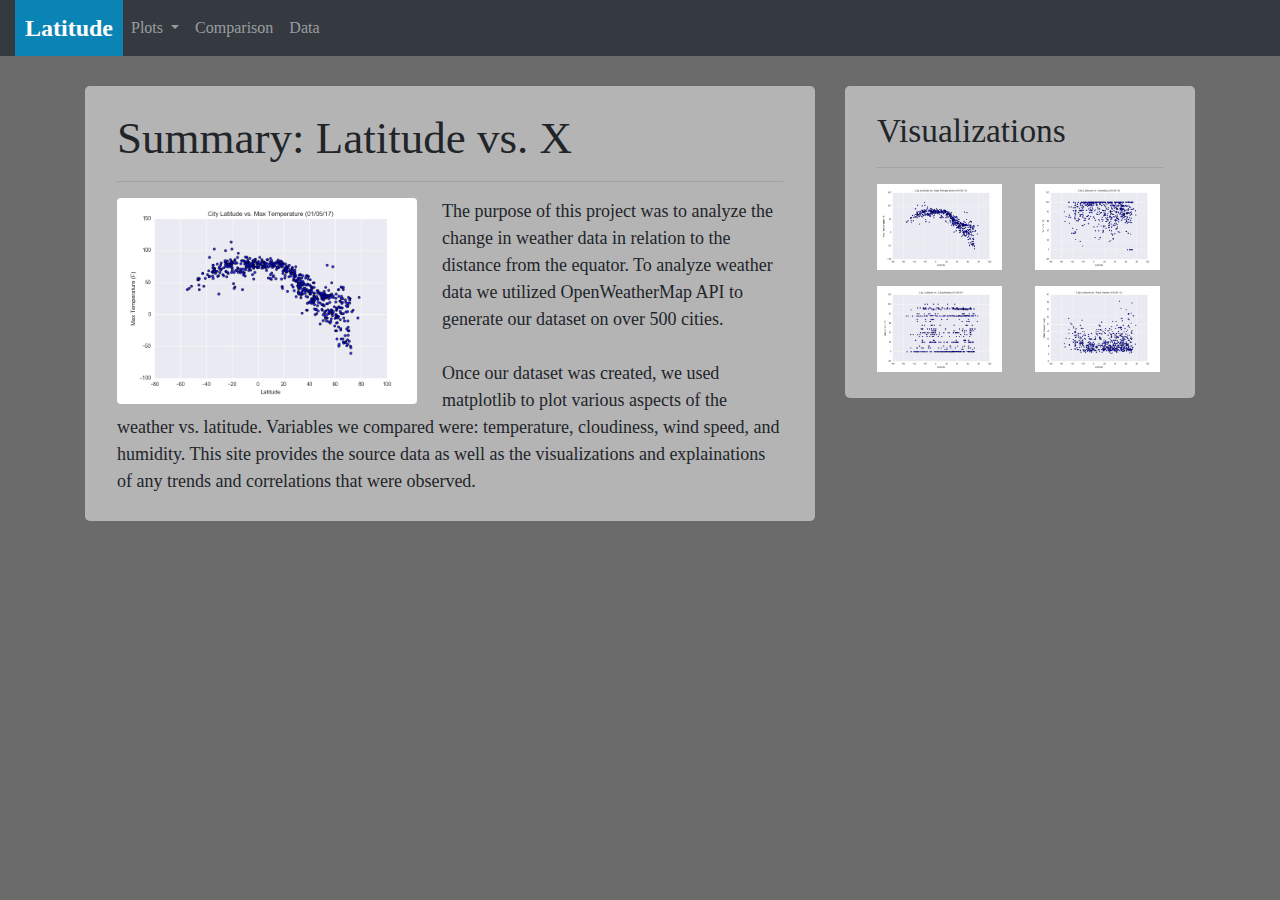
<file: index.html>
<!DOCTYPE html>
<html lang="en">
<head>
    <meta charset="UTF-8">
    <meta name="viewport" content="width=device-width, initial-scale=1.0">
    <meta http-equiv="X-UA-Compatible" content="ie=edge">
    <title>Latitude</title>
    <link rel="stylesheet" href="https://maxcdn.bootstrapcdn.com/bootstrap/4.0.0/css/bootstrap.min.css">
    <link rel="stylesheet" href="https://njneubauer.github.io/web-design-challenge/css/default.css">
</head>

 <body>
    <nav id="nav1" class="navbar navbar-expand-lg navbar-dark bg-dark">
        <a class="navbar-brand" href="https://njneubauer.github.io/web-design-challenge/index.html">Latitude</a>
        <button class="navbar-toggler" type="button" data-toggle="collapse" data-target="#navbarNavDropdown" aria-controls="navbarNavDropdown" aria-expanded="false" aria-label="Toggle navigation">
          <span class="navbar-toggler-icon"></span>
        </button>
        <div class="collapse navbar-collapse" id="navbarNavDropdown">
          <ul class="navbar-nav m1-auto">
            <li class="nav-item dropdown">
                <a class="nav-link dropdown-toggle" href="#" id="navbarDropdownMenuLink" data-toggle="dropdown" aria-haspopup="true" aria-expanded="false">
                  Plots
                </a>
                <div class="dropdown-menu" aria-labelledby="navbarDropdownMenuLink">
                  <a class="dropdown-item" href="https://njneubauer.github.io/web-design-challenge/pages/Max_Temperature.html">Max Temperature</a>
                  <a class="dropdown-item" href="https://njneubauer.github.io/web-design-challenge/pages/Humidity.html">Humidity</a>
                  <a class="dropdown-item" href="https://njneubauer.github.io/web-design-challenge/pages/Cloudiness.html">Cloudiness</a>
                  <a class="dropdown-item" href="https://njneubauer.github.io/web-design-challenge/pages/Wind_Speed.html">Wind Speed</a>
                </div>
              </li>
            <li class="nav-item">
              <a class="nav-link" href="https://njneubauer.github.io/web-design-challenge/pages/Comparison.html">Comparison <span class="sr-only">(current)</span></a>
            </li>
            <li class="nav-item">
              <a class="nav-link" href="https://njneubauer.github.io/web-design-challenge/pages/Data.html">Data</a>
            </li>
          </ul>
        </div>
      </nav>
    
    <div class="container">
        <div class="row">
            <div class="col-md-12 col-lg-8 col-xl-8">
                <div class="jumbotron">
                    <h1 id="jumbotron-h1" class="display-4">Summary: Latitude vs. X</h1>
                    <hr class="my-3">
                        <p><img id="main-img" class="rounded img-fluid" src="https://njneubauer.github.io/web-design-challenge/Resources/assets/images/Fig1.png" alt="City Latitude vs Max Temp Plot">
                        The purpose of this project was to analyze the change in weather data in relation to the distance from the equator. To analyze weather data we 
                        utilized OpenWeatherMap API to generate our dataset on over 500 cities.
                        <br />
                        <br /> 
                        Once our dataset was created, we used matplotlib to plot various aspects of the weather vs. latitude. Variables we compared were: temperature, cloudiness, 
                        wind speed, and humidity. This site provides the source data as well as the visualizations and explainations of any trends and correlations that were observed. 
                        </p>
                </div>
            </div>  
            <div class="col-med-12 col-lg-4 col-xl-4">
                <div id ='jumbo-right' class="jumbotron">
                    <h1 class="display-4">Visualizations</h1>
                    <hr class="my-3">
                        <div class="row">
                                <figure class="rounded col col-sm-3 col-lg-6 col-xl-6">
                                    <a href="https://njneubauer.github.io/web-design-challenge/pages/Max_Temperature.html"><img class="img-fluid" src="https://njneubauer.github.io/web-design-challenge/Resources/assets/images/Fig1.png" alt="Latitude vs Max Temp"></a>    
                                </figure>
                            
                                <figure class="rounded col col-sm-3 col-lg-6 col-xl-6">
                                    <a href="https://njneubauer.github.io/web-design-challenge/pages/Humidity.html"><img class="img-fluid" src="https://njneubauer.github.io/web-design-challenge/Resources/assets/images/Fig2.png" alt="Latitude vs Humidity"></a>
                                </figure>

                                <figure class="rounded col col-sm-3 col-lg-6 col-xl-6">
                                    <a href="https://njneubauer.github.io/web-design-challenge/pages/Cloudiness.html"><img class="img-fluid" src="https://njneubauer.github.io/web-design-challenge/Resources/assets/images/Fig3.png" alt="Latitude vs Cloudiness"></a>
                                </figure>

                                <figure class="rounded col col-sm-3 col-lg-6 col-xl-6">
                                    <a href="https://njneubauer.github.io/web-design-challenge/pages/Wind_Speed.html"><img class="img-fluid" src="https://njneubauer.github.io/web-design-challenge/Resources/assets/images/Fig4.png" alt="Latitude vs Wind Speed"></a>   
                                </figure>
                         </div>
                 </div>  
             </div>  
         </div>
     </div>


    <script src="https://code.jquery.com/jquery-3.2.1.slim.min.js" integrity="sha384-KJ3o2DKtIkvYIK3UENzmM7KCkRr/rE9/Qpg6aAZGJwFDMVNA/GpGFF93hXpG5KkN" crossorigin="anonymous"></script>
    <script src="https://cdnjs.cloudflare.com/ajax/libs/popper.js/1.12.9/umd/popper.min.js" integrity="sha384-ApNbgh9B+Y1QKtv3Rn7W3mgPxhU9K/ScQsAP7hUibX39j7fakFPskvXusvfa0b4Q" crossorigin="anonymous"></script>
    <script src="https://maxcdn.bootstrapcdn.com/bootstrap/4.0.0/js/bootstrap.min.js" integrity="sha384-JZR6Spejh4U02d8jOt6vLEHfe/JQGiRRSQQxSfFWpi1MquVdAyjUar5+76PVCmYl" crossorigin="anonymous"></script>

 </body>
</html>
</file>
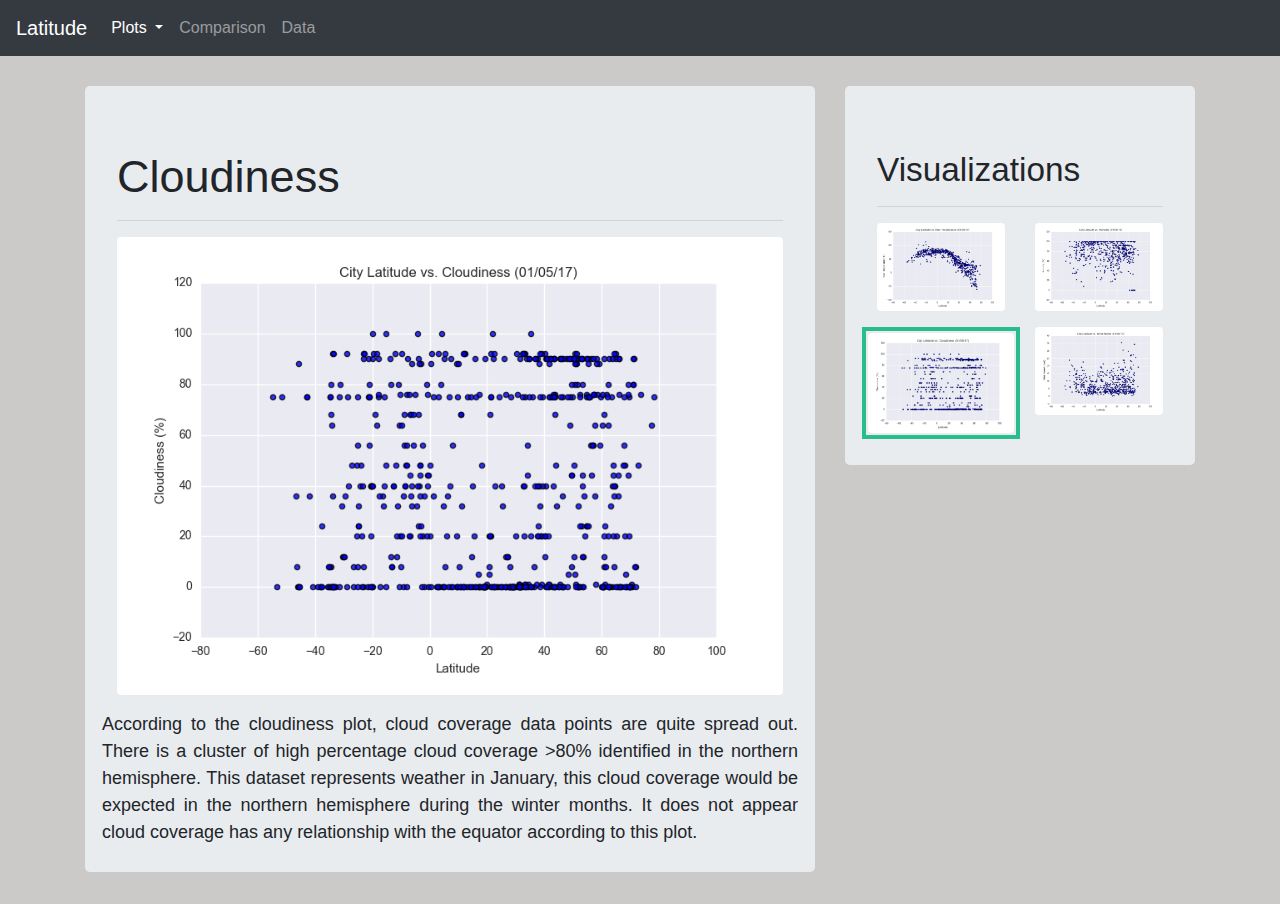
<file: Cloudiness.html>
<!DOCTYPE html>
<html lang="en">
<head>
    <meta charset="UTF-8">
    <meta name="viewport" content="width=device-width, initial-scale=1.0">
    <meta http-equiv="X-UA-Compatible" content="ie=edge">
    <title>Latitude</title>
    <link rel="stylesheet" href="https://maxcdn.bootstrapcdn.com/bootstrap/4.0.0/css/bootstrap.min.css">
    <link rel="stylesheet" href="Visualizations.css">
</head>
    <body>
        <nav class="navbar navbar-expand-lg navbar-dark bg-dark">
            <a class="navbar-brand" href="/index.html">Latitude</a>
            <button class="navbar-toggler" type="button" data-toggle="collapse" data-target="#navbarNavDropdown" aria-controls="navbarNavDropdown" aria-expanded="false" aria-label="Toggle navigation">
              <span class="navbar-toggler-icon"></span>
            </button>
            <div class="collapse navbar-collapse" id="navbarNavDropdown">
              <ul class="navbar-nav m1-auto">
                <li class="nav-item dropdown active">
                    <a class="nav-link dropdown-toggle" href="#" id="navbarDropdownMenuLink" data-toggle="dropdown" aria-haspopup="true" aria-expanded="false">
                      Plots
                    </a>
                    <div class="dropdown-menu " aria-labelledby="navbarDropdownMenuLink">
                      <a class="dropdown-item" href="/Max_Temperature.html">Max Temperature</a>
                      <a class="dropdown-item" href="/Humidity.html">Humidity</a>
                      <a class="dropdown-item" href="/Cloudiness.html">Cloudiness</a>
                      <a class="dropdown-item" href="/Wind_Speed.html">Wind Speed</a>
                    </div>
                  </li>
                <li class="nav-item">
                  <a class="nav-link" href="/Comparison.html">Comparison <span class="sr-only">(current)</span></a>
                </li>
                <li class="nav-item">
                  <a class="nav-link" href="/Data.html">Data</a>
                </li>
              </ul>
            </div>
          </nav>

          <div class="container">
            <div class="row">
                <div class="col-sm-12 col-lg-8">
                    <div class="jumbotron">
                        <h1 class="display-4">Cloudiness</h1>
                        <hr class="my-3">
                        <div class="row">
                          <figure class="rounded col-12">
                            <img id="main-img" class="img-fluid rounded" src="/Resources/assets/images/Fig3.png" alt="City Latitude vs Max Temp Plot" /><br />
                          </figure>
                              <p>According to the cloudiness plot, cloud coverage data points are quite spread out. There is a cluster of high percentage cloud coverage >80% identified in 
                                the northern hemisphere. This dataset represents weather in January, this cloud coverage would be expected in the northern hemisphere during the winter months.
                                It does not appear cloud coverage has any relationship with the equator according to this plot.
                              </p>
                          </div>
                     </div>
                 </div>    

                <div class="col-sm-12  col-lg-4">
                    <div id ='jumbo-right' class="jumbotron">
                        <h1 class="display-4">Visualizations</h1>
                        <hr class="my-3">
                                    <div class="row">
                                      <figure class="col-6">
                                          <a href="/Max_Temperature.html"><img class="img-fluid rounded" src="/Resources/assets/images/Fig1.png" alt="Latitude vs Max Temp"></a>    
                                      </figure>
                                  
                                      <figure class="col-6">
                                          <a href="/Humidity.html"><img class="img-fluid rounded" src="/Resources/assets/images/Fig2.png" alt="Latitude vs Humidity"></a>
                                      </figure>
                                    </div>
                                    <div class="row">
                                      <figure id="active-img" class="col-6">
                                          <a href="/Cloudiness.html"><img class="img-fluid rounded" src="/Resources/assets/images/Fig3.png" alt="Latitude vs Cloudiness"></a>
                                      </figure>
      
                                      <figure class="col-6">
                                          <a href="/Wind_Speed.html"><img class="img-fluid rounded" src="/Resources/assets/images/Fig4.png" alt="Latitude vs Wind Speed"></a>   
                                      </figure>
                                    </div>
                    </div>
                </div>
            </div> 

          <script src="https://code.jquery.com/jquery-3.2.1.slim.min.js" integrity="sha384-KJ3o2DKtIkvYIK3UENzmM7KCkRr/rE9/Qpg6aAZGJwFDMVNA/GpGFF93hXpG5KkN" crossorigin="anonymous"></script>
          <script src="https://cdnjs.cloudflare.com/ajax/libs/popper.js/1.12.9/umd/popper.min.js" integrity="sha384-ApNbgh9B+Y1QKtv3Rn7W3mgPxhU9K/ScQsAP7hUibX39j7fakFPskvXusvfa0b4Q" crossorigin="anonymous"></script>
          <script src="https://maxcdn.bootstrapcdn.com/bootstrap/4.0.0/js/bootstrap.min.js" integrity="sha384-JZR6Spejh4U02d8jOt6vLEHfe/JQGiRRSQQxSfFWpi1MquVdAyjUar5+76PVCmYl" crossorigin="anonymous"></script>
      
    </body>
</html>
</file>
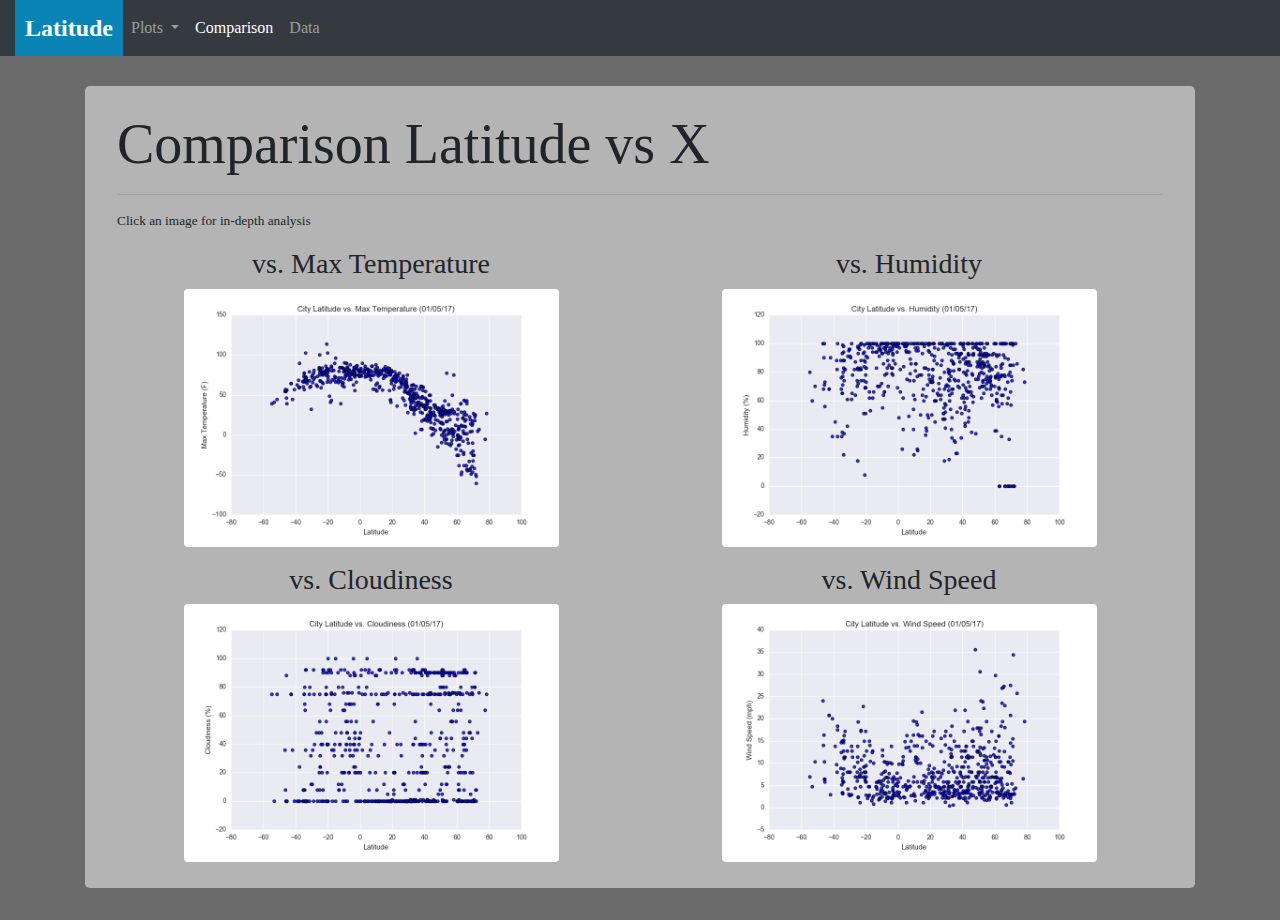
<file: Comparison.html>
<!DOCTYPE html>
<html lang="en">
<head>
    <meta charset="UTF-8">
    <meta name="viewport" content="width=device-width, initial-scale=1.0">
    <meta http-equiv="X-UA-Compatible" content="ie=edge">
    <title>Latitude</title>
    <link rel="stylesheet" href="https://maxcdn.bootstrapcdn.com/bootstrap/4.0.0/css/bootstrap.min.css">
    <link rel="stylesheet" href="comparison.css">
</head>
    <body>
      <nav class="navbar navbar-expand-lg navbar-dark bg-dark">
            <a class="navbar-brand" href="/index.html">Latitude</a>
          <button class="navbar-toggler" type="button" data-toggle="collapse" data-target="#navbarNavDropdown" aria-controls="navbarNavDropdown" aria-expanded="false" aria-label="Toggle navigation">
            <span class="navbar-toggler-icon"></span>
          </button>
          <div class="collapse navbar-collapse" id="navbarNavDropdown">
            <ul class="navbar-nav m1-auto">
              <li class="nav-item dropdown">
                  <a class="nav-link dropdown-toggle" href="#" id="navbarDropdownMenuLink" data-toggle="dropdown" aria-haspopup="true" aria-expanded="false">
                    Plots
                  </a>
                  <div class="dropdown-menu" aria-labelledby="navbarDropdownMenuLink">
                    <a class="dropdown-item" href="/Max_Temperature.html">Max Temperature</a>
                    <a class="dropdown-item" href="/Humidity.html">Humidity</a>
                    <a class="dropdown-item" href="/Cloudiness.html">Cloudiness</a>
                    <a class="dropdown-item" href="/Wind_Speed.html">Wind Speed</a>
                  </div>
                </li>
              <li class="nav-item active">
                <a class="nav-link" href="/Comparison.html">Comparison <span class="sr-only">(current)</span></a>
              </li>
              <li class="nav-item">
                <a class="nav-link" href="/Data.html">Data</a>
              </li>
            </ul>
          </div>
        </nav>

      <div class="container">
        <div class="row">
          <div class="col-12">
            <div class="jumbotron">
              <h1 id="jumbotron-h1" class="display-4">Comparison Latitude vs X</h1>
                <hr class="my-3">
                  <p style="font-size: 10pt;">Click an image for in-depth analysis</p>
                            <div class="row">
                              <figure class="col-sm-12 col-md-6">
                                  <h3>vs. Max Temperature</h3>
                                  <a href="/Max_Temperature.html"><img class="img-fluid rounded" src="/Resources/assets/images/Fig1.png" alt="Latitude vs Max Temp"></a>    
                              </figure>
                              <figure class="col-sm-12 col-md-6">
                                  <h3>vs. Humidity</h3>
                                  <a href="/Humidity.html"><img class="img-fluid rounded" src="/Resources/assets/images/Fig2.png" alt="Latitude vs Humidity"></a>
                              </figure>
                              <figure class="col-sm-12 col-md-6">
                                  <h3>vs. Cloudiness</h3>
                                  <a href="/Cloudiness.html"><img class="img-fluid rounded" src="/Resources/assets/images/Fig3.png" alt="Latitude vs Cloudiness"></a>
                              </figure>
                              <figure class="col-sm-12 col-md-6">
                                  <h3>vs. Wind Speed</h3>
                                  <a href="/Wind_Speed.html"><img class="img-fluid rounded" src="/Resources/assets/images/Fig4.png" alt="Latitude vs Wind Speed"></a>   
                              </figure>
                            </div>
             </div>
          </div>
        </div>
       </div>
    





          <script src="https://code.jquery.com/jquery-3.2.1.slim.min.js" integrity="sha384-KJ3o2DKtIkvYIK3UENzmM7KCkRr/rE9/Qpg6aAZGJwFDMVNA/GpGFF93hXpG5KkN" crossorigin="anonymous"></script>
          <script src="https://cdnjs.cloudflare.com/ajax/libs/popper.js/1.12.9/umd/popper.min.js" integrity="sha384-ApNbgh9B+Y1QKtv3Rn7W3mgPxhU9K/ScQsAP7hUibX39j7fakFPskvXusvfa0b4Q" crossorigin="anonymous"></script>
          <script src="https://maxcdn.bootstrapcdn.com/bootstrap/4.0.0/js/bootstrap.min.js" integrity="sha384-JZR6Spejh4U02d8jOt6vLEHfe/JQGiRRSQQxSfFWpi1MquVdAyjUar5+76PVCmYl" crossorigin="anonymous"></script>
    </body>
</html>
</file>
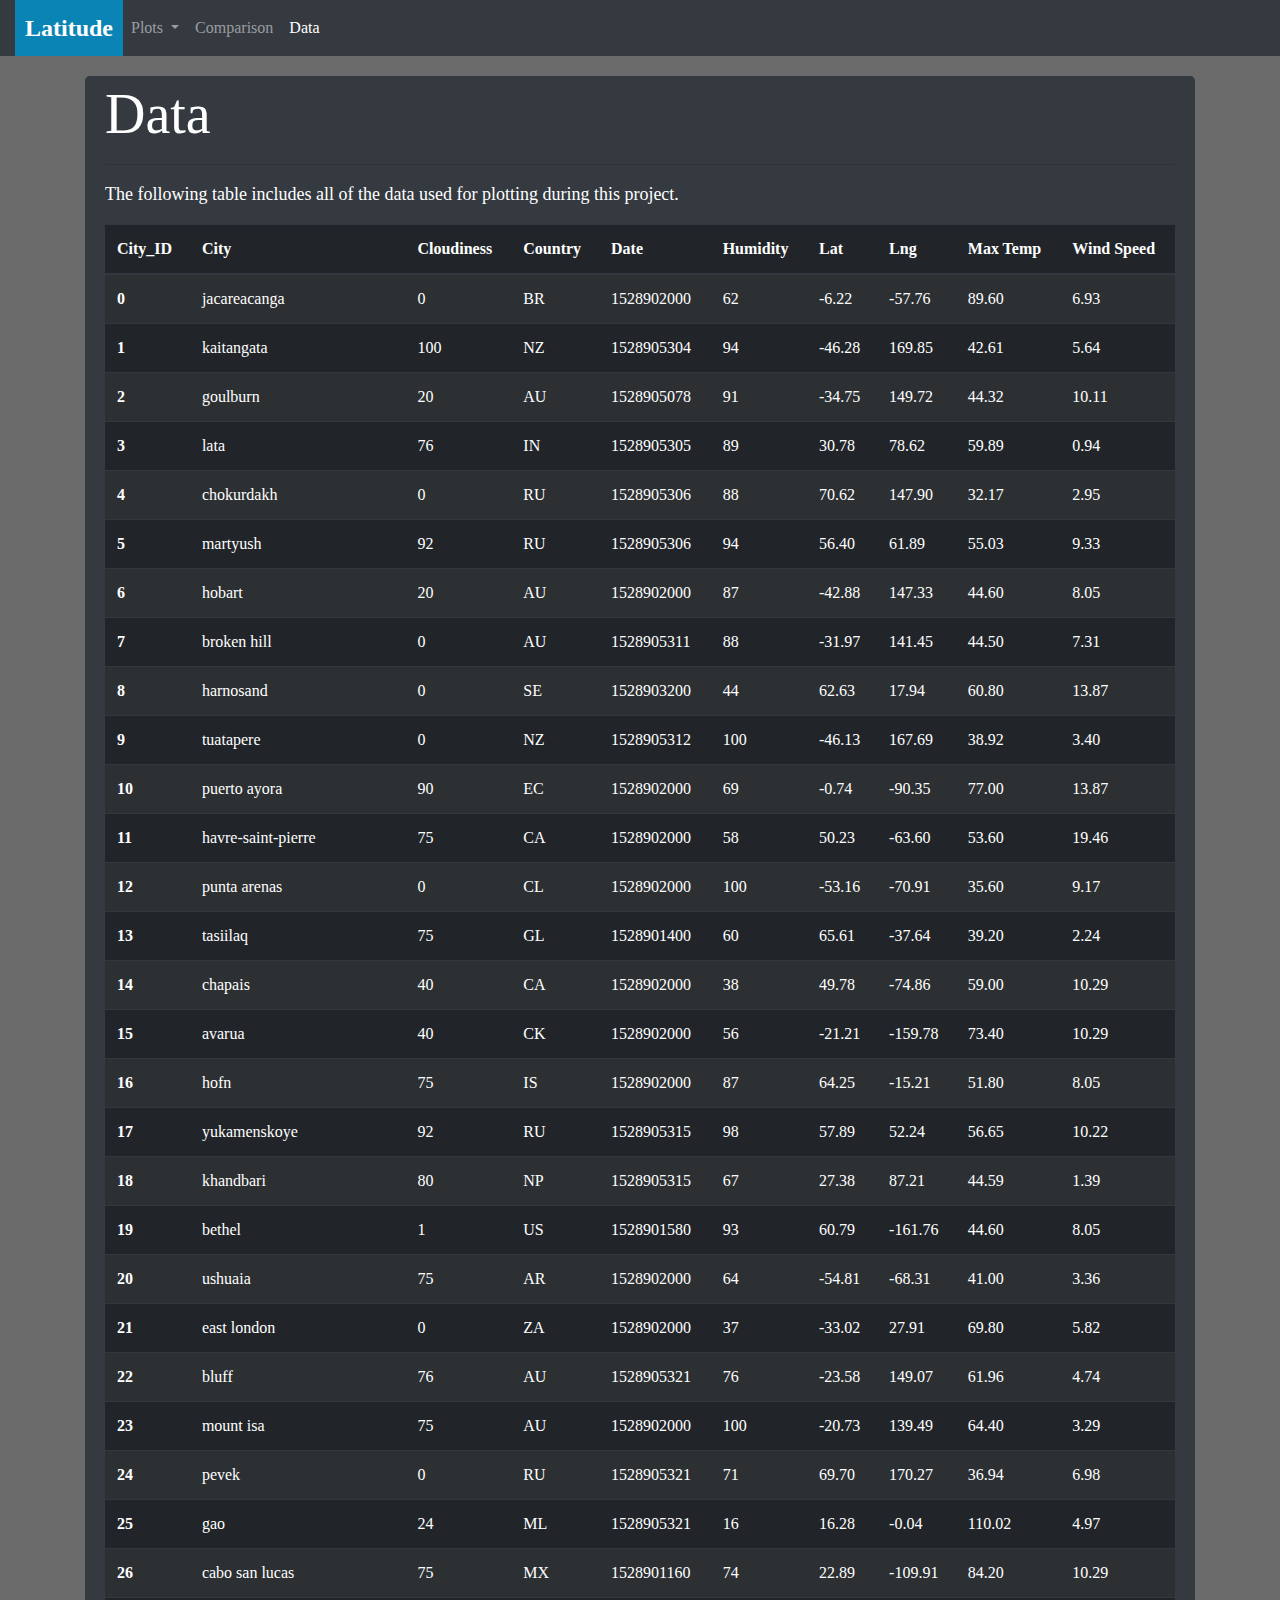
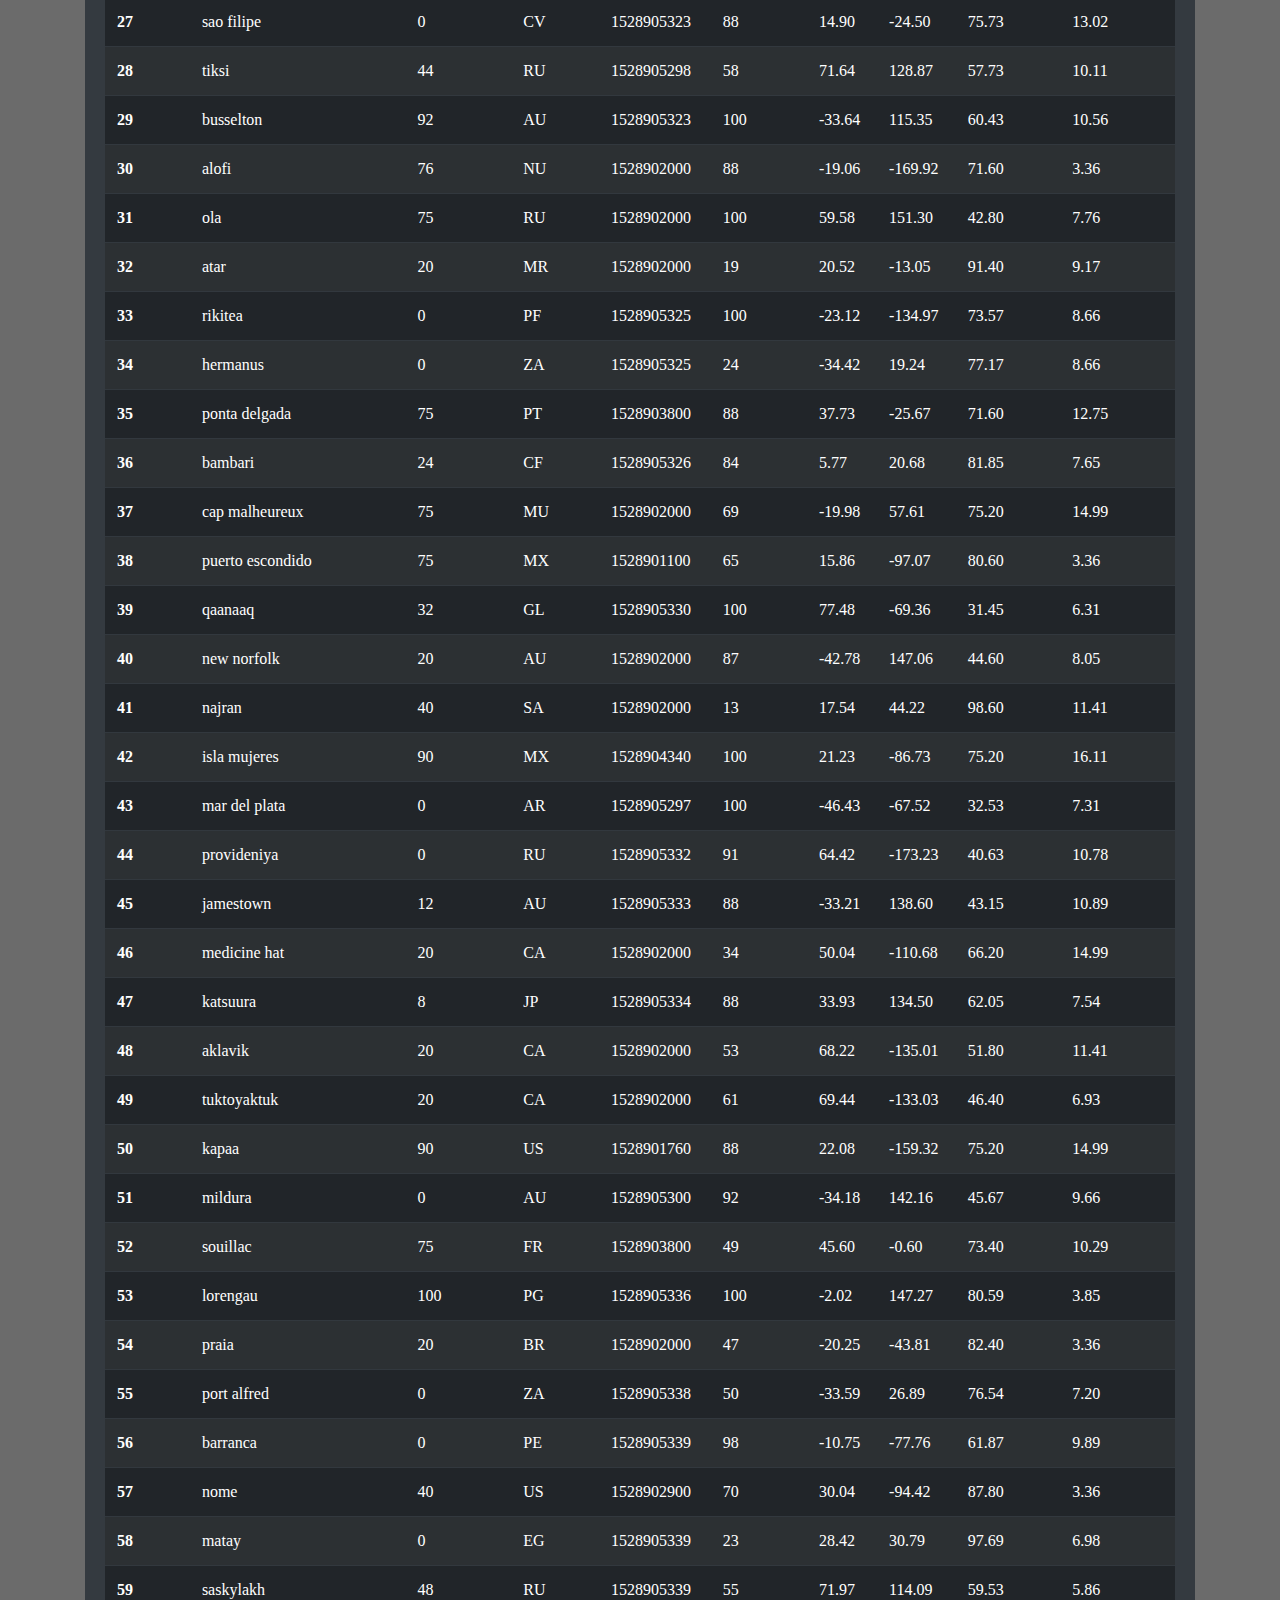
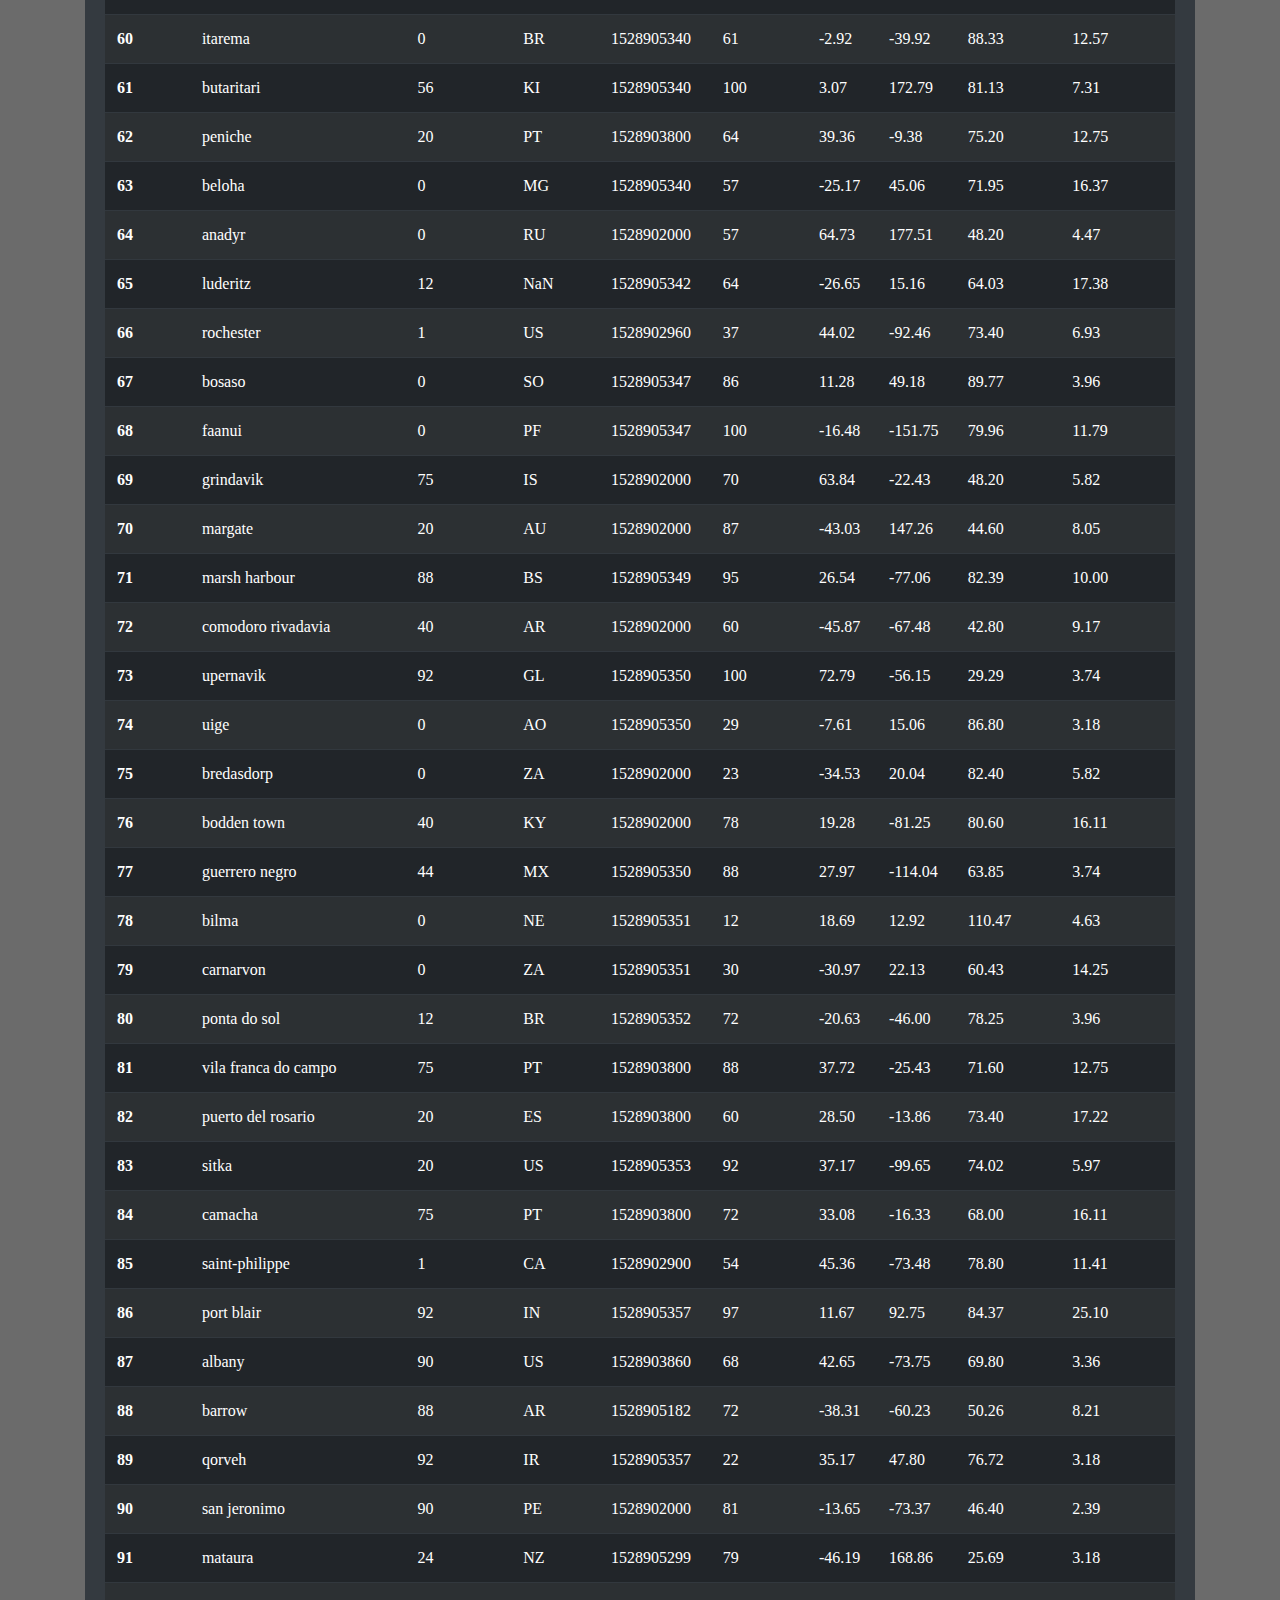
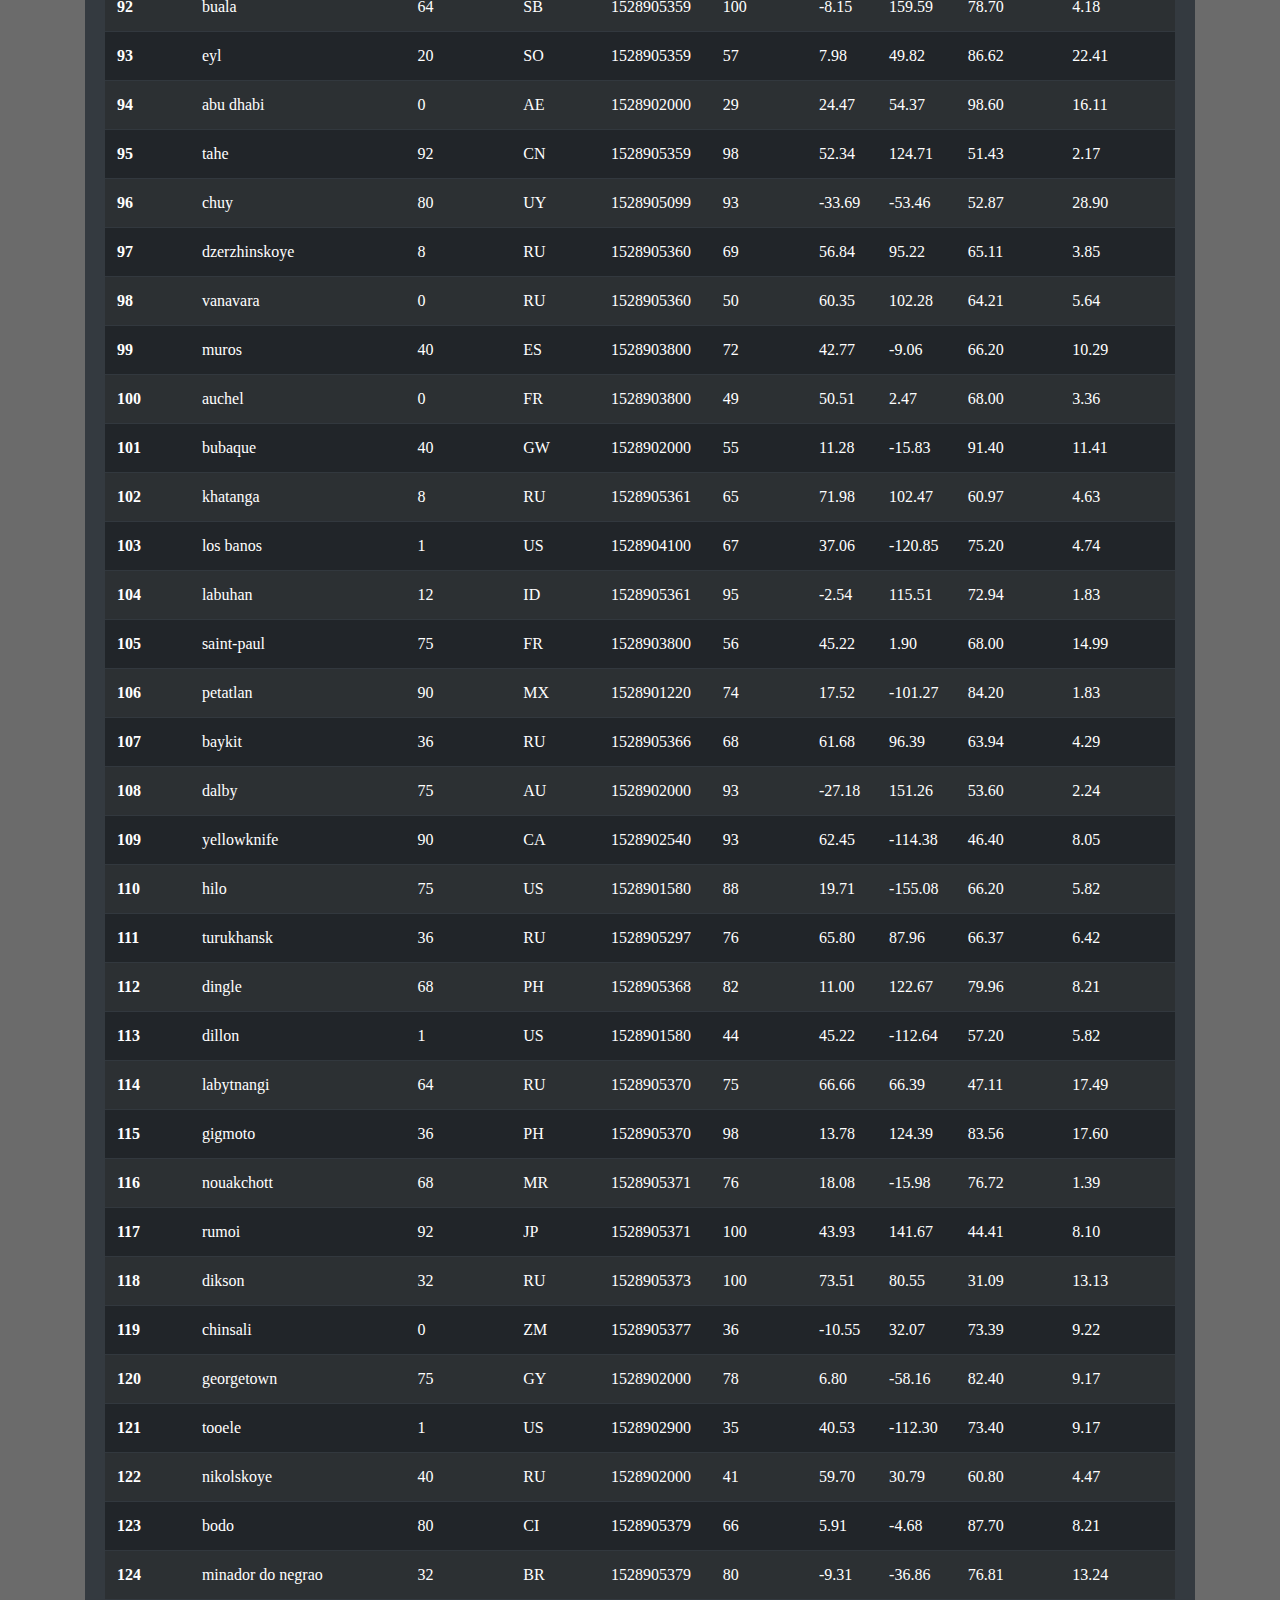
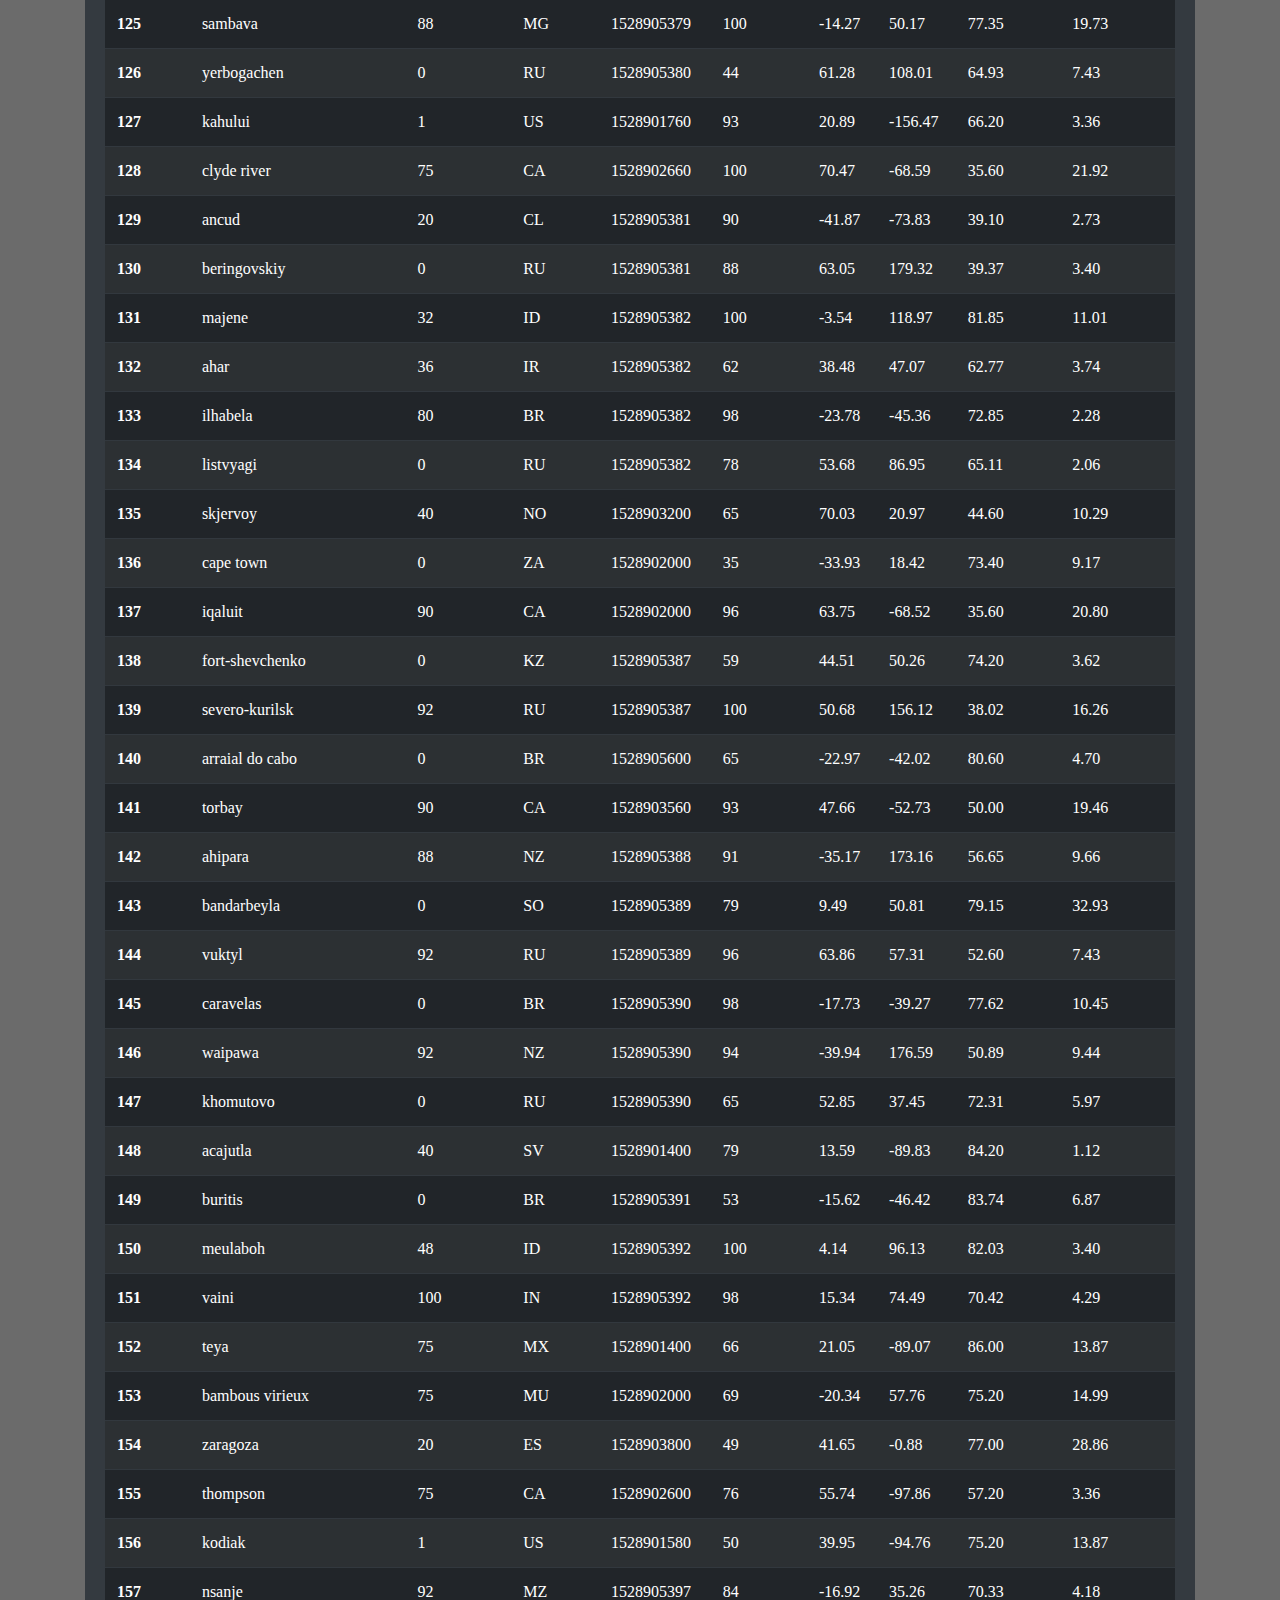
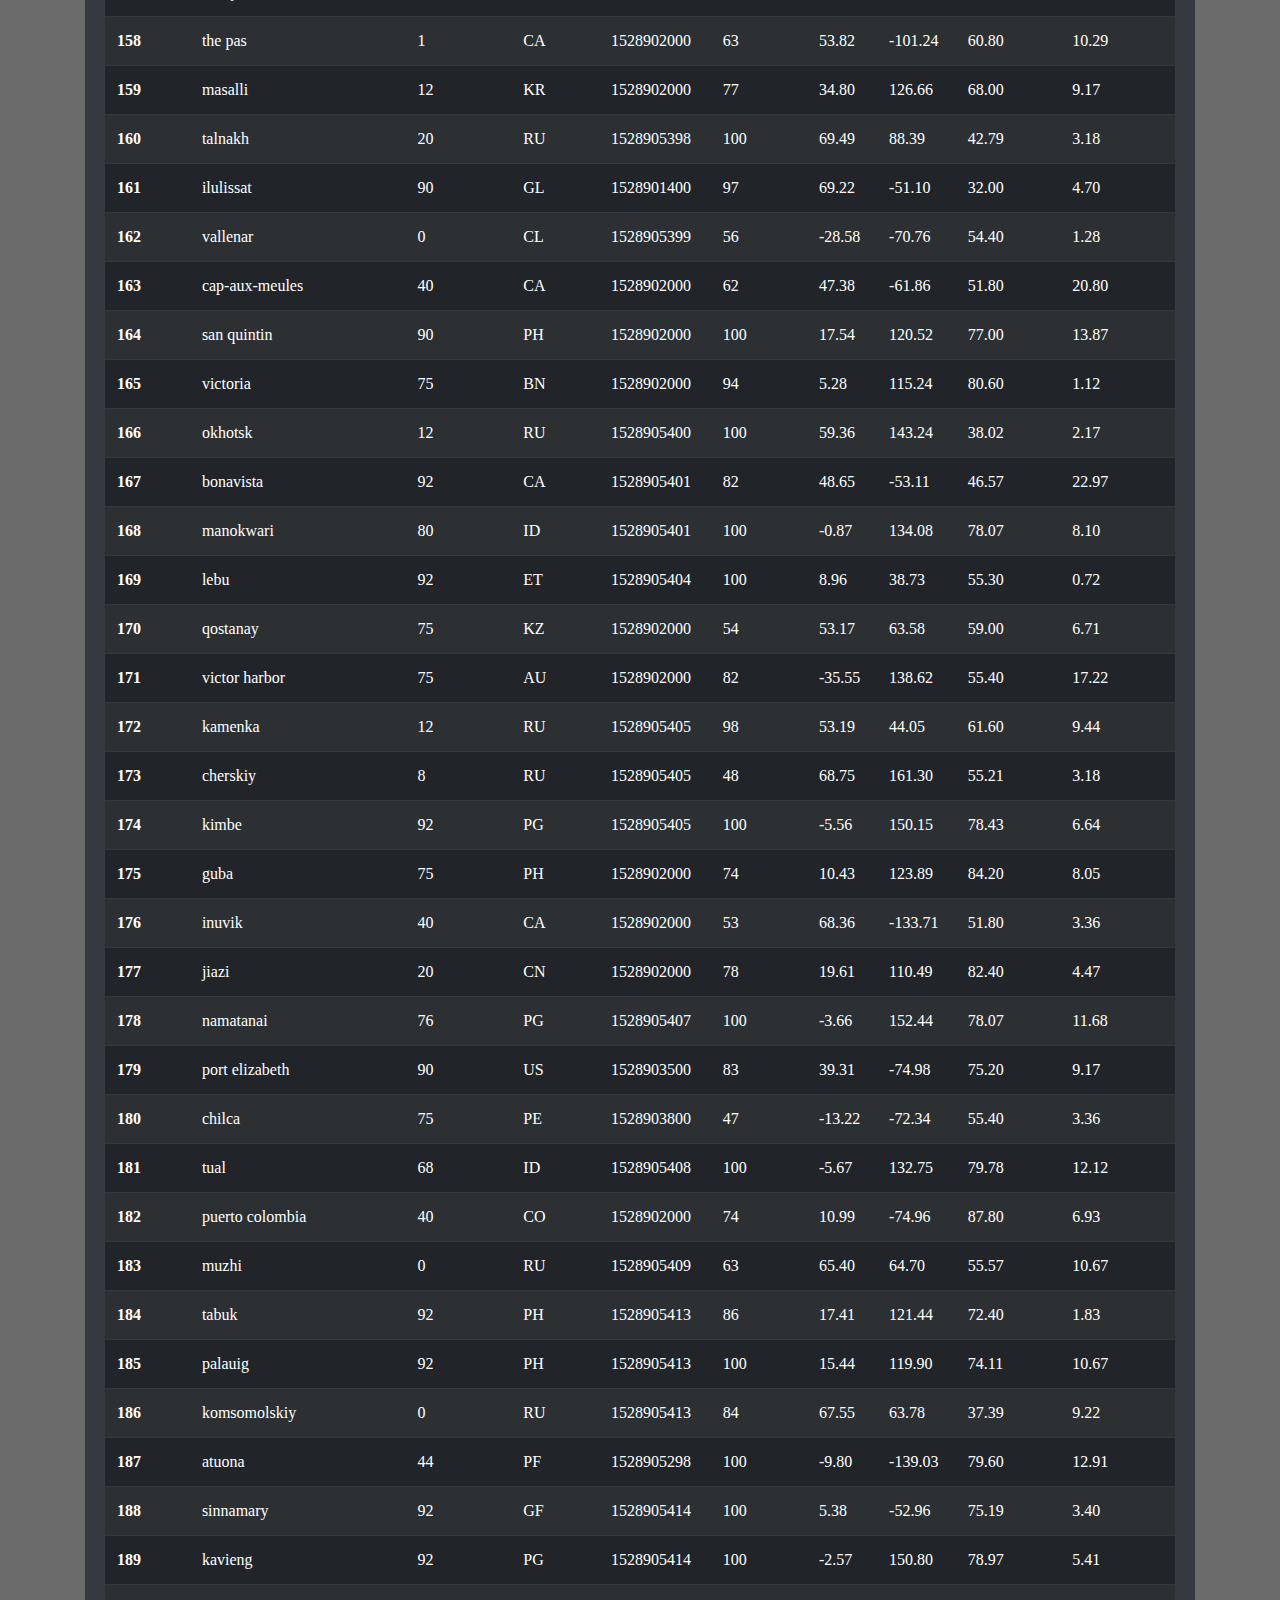
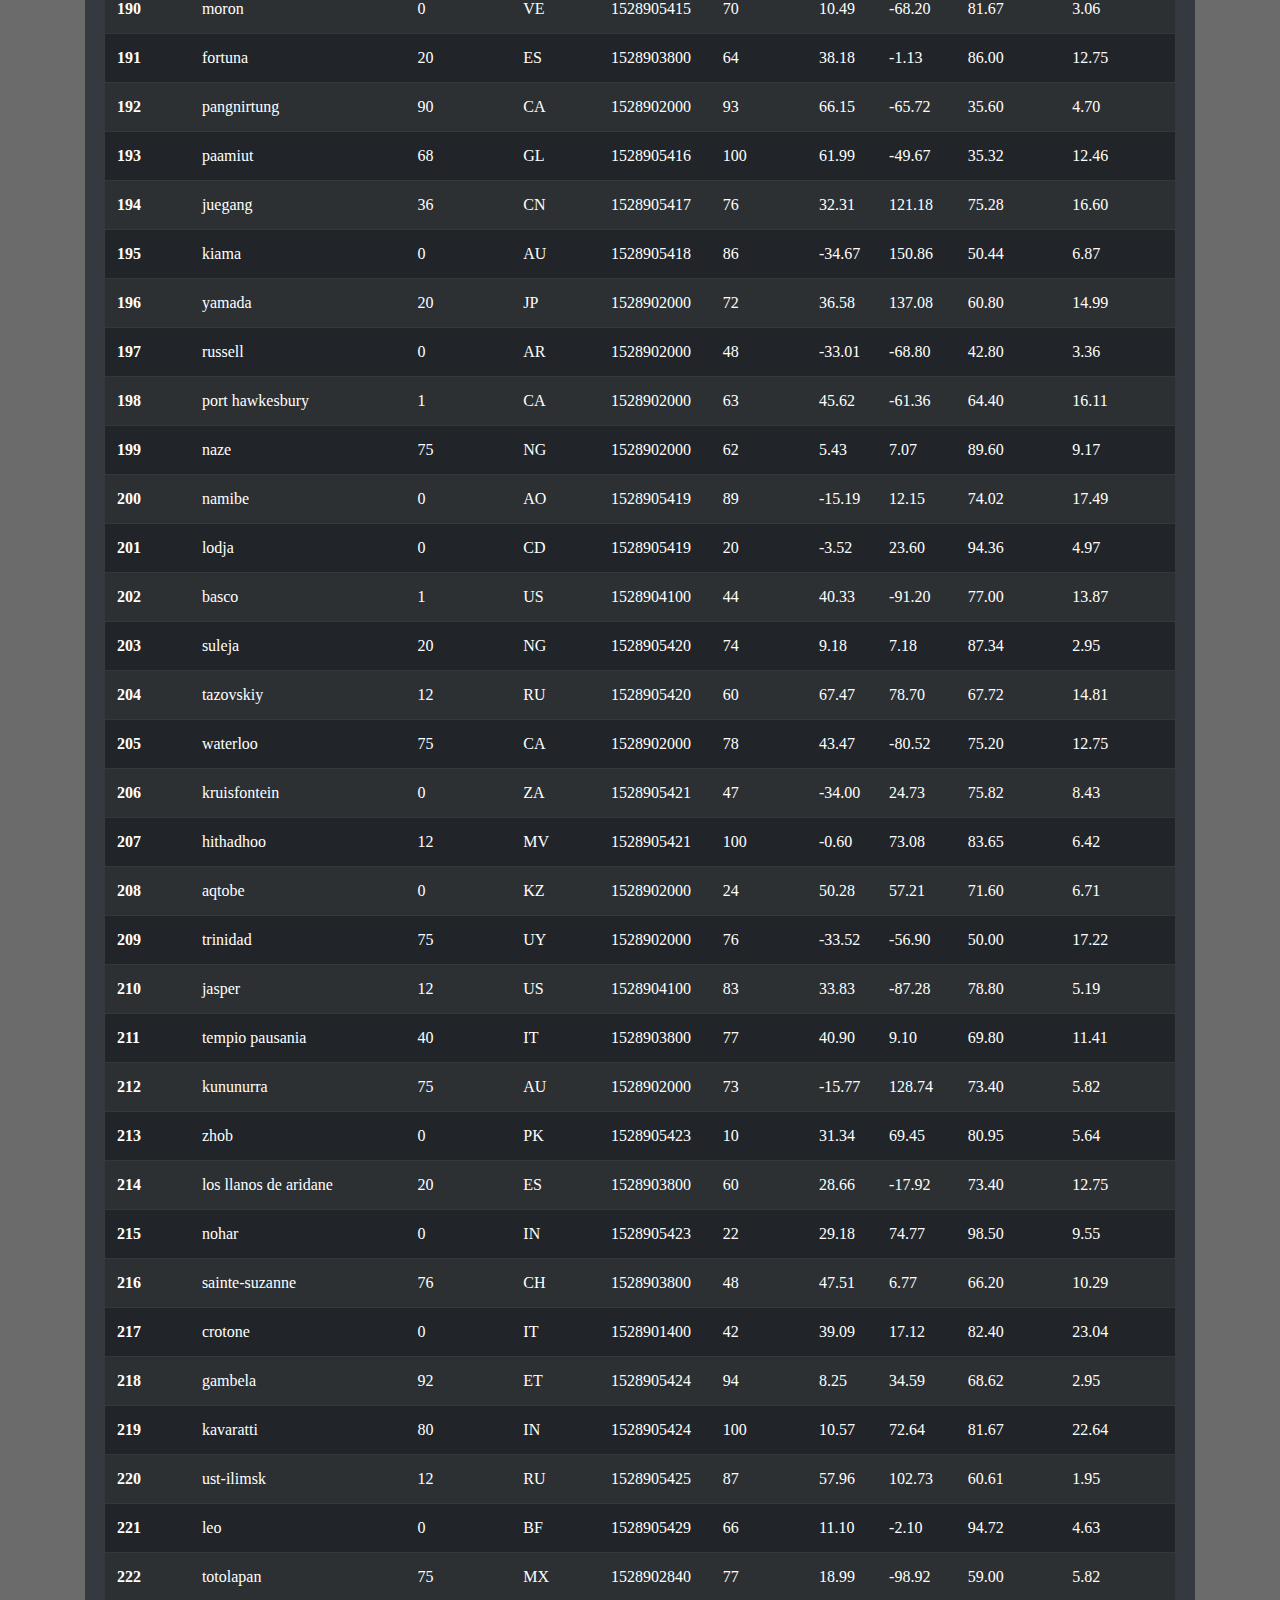
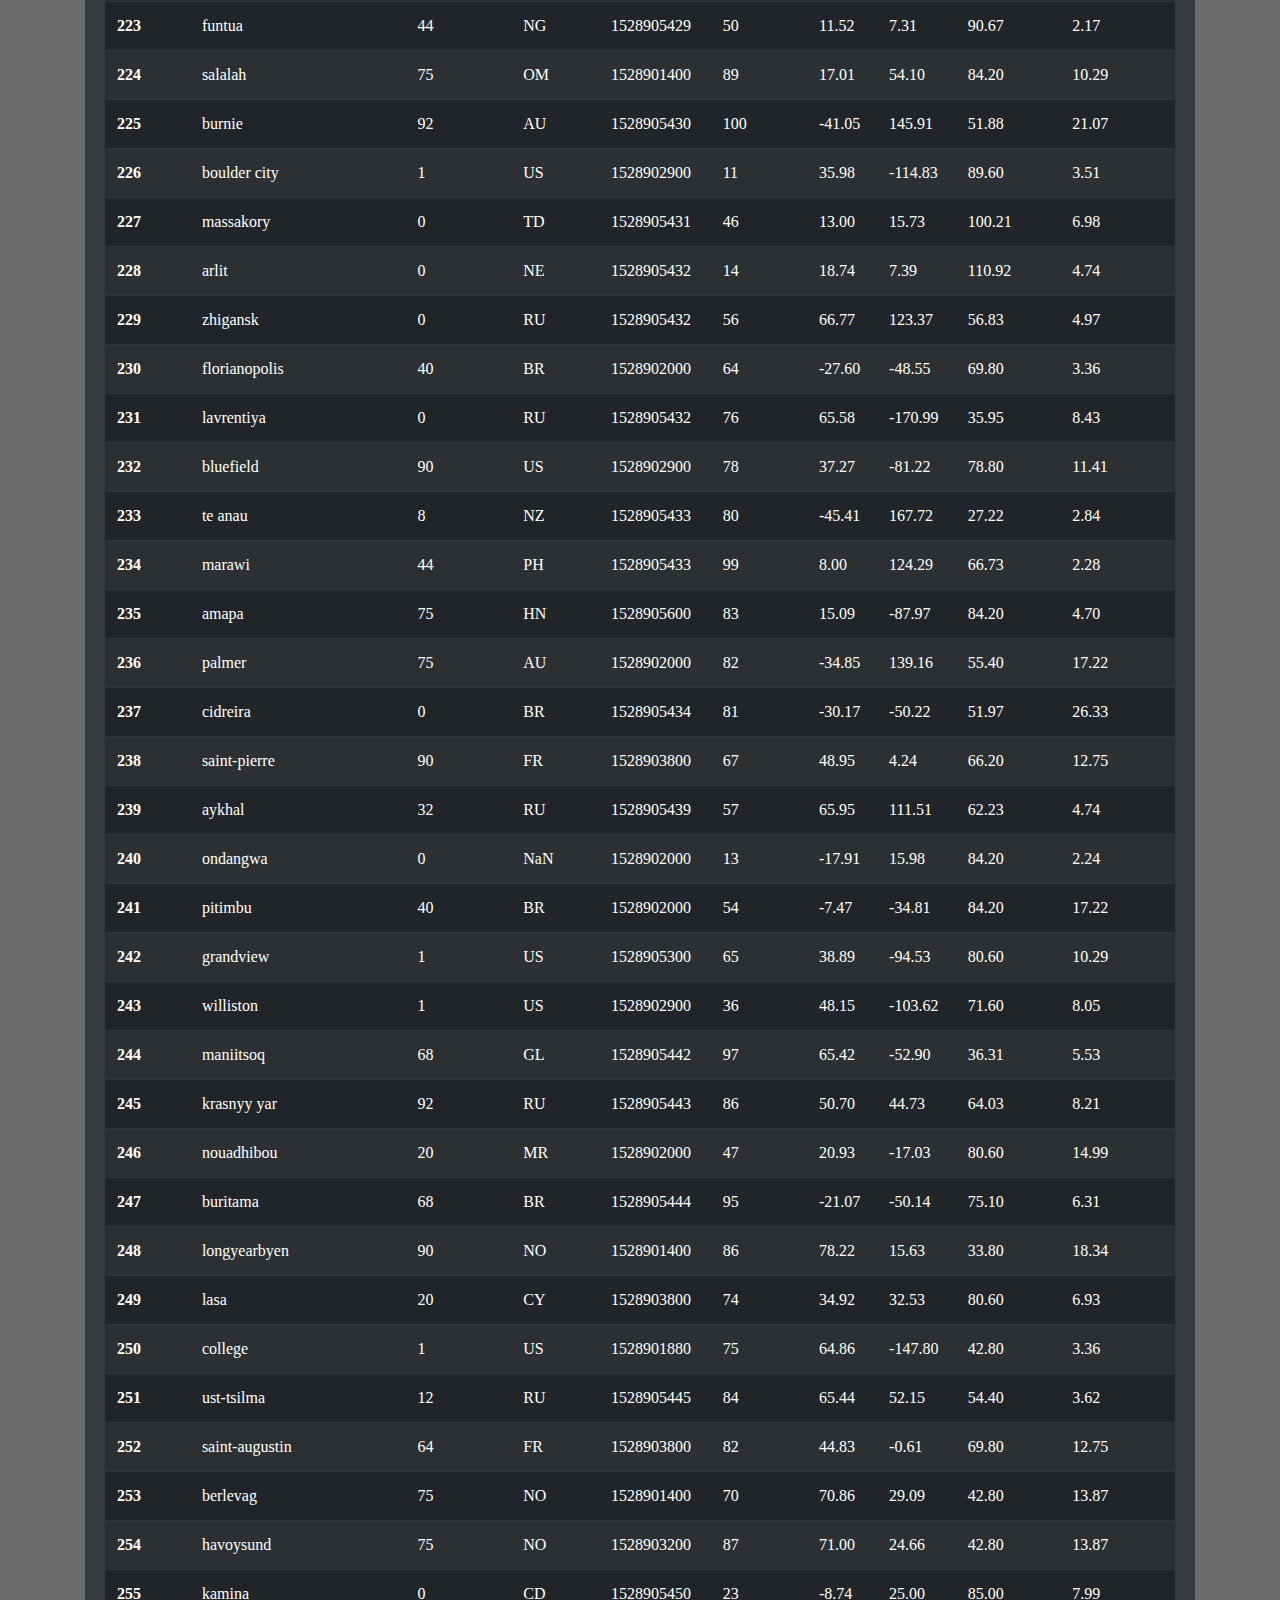
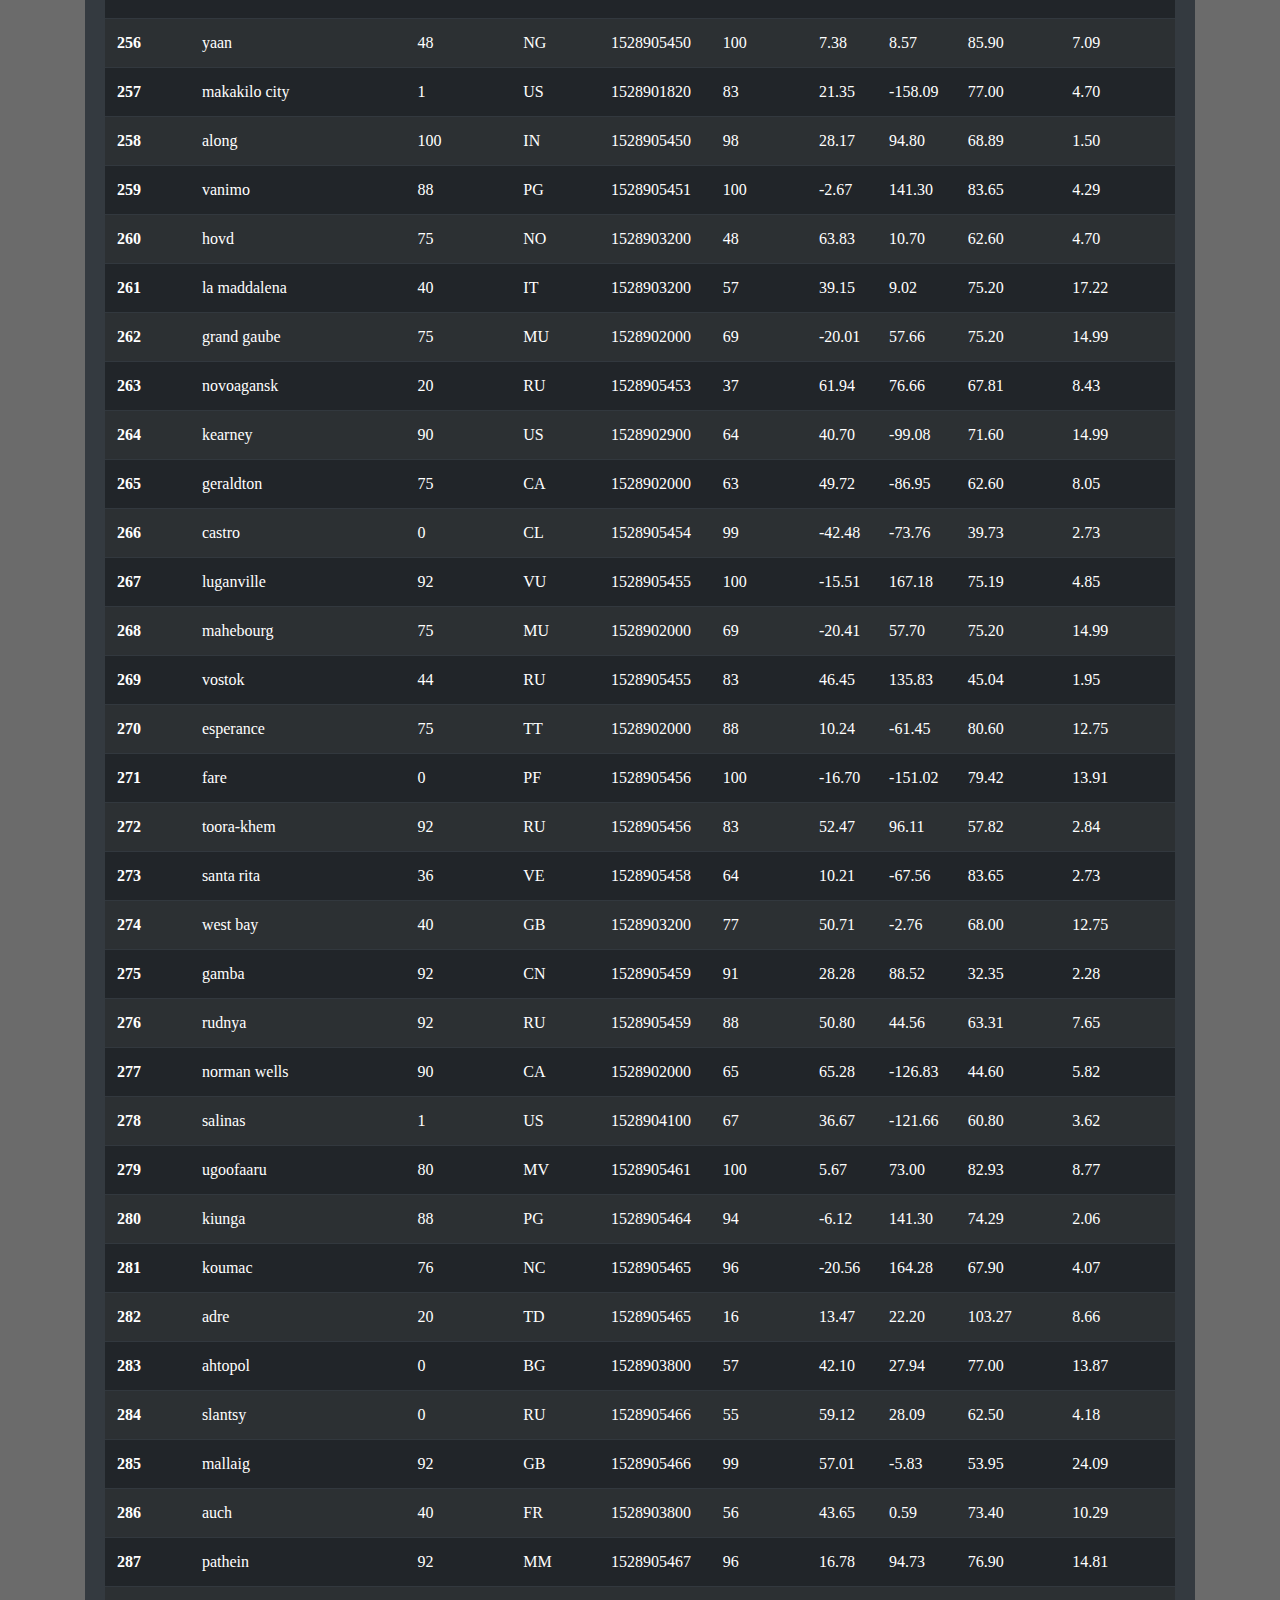
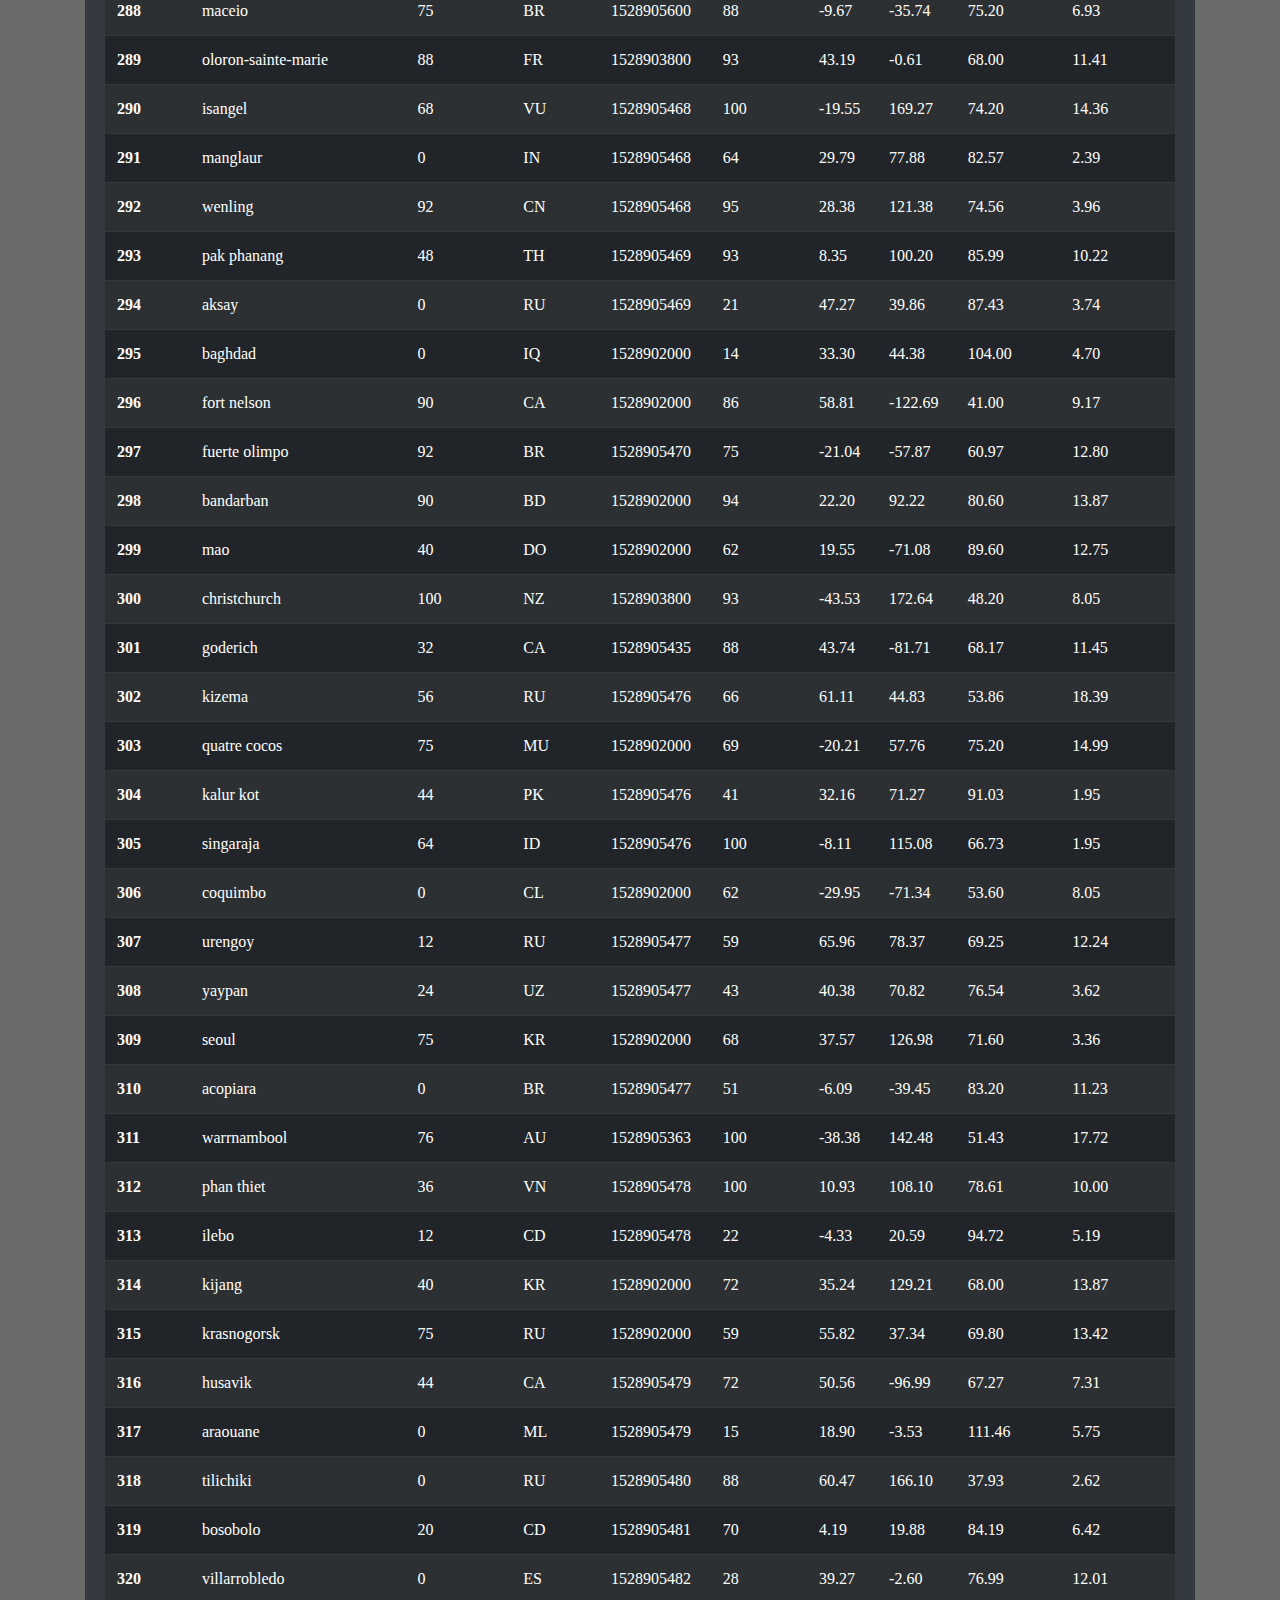
<file: Data.html>
<!DOCTYPE html>
<html lang="en">
<head>
    <meta charset="UTF-8">
    <meta name="viewport" content="width=device-width, initial-scale=1.0">
    <meta http-equiv="X-UA-Compatible" content="ie=edge">
    <title>Latitude</title>
    <link rel="stylesheet" href="https://maxcdn.bootstrapcdn.com/bootstrap/4.0.0/css/bootstrap.min.css">
    <link rel="stylesheet" href="data.css">
</head>
  <body>
        <nav class="navbar navbar-expand-lg navbar-dark bg-dark">
              <a class="navbar-brand" href="/index.html">Latitude</a>
            <button class="navbar-toggler" type="button" data-toggle="collapse" data-target="#navbarNavDropdown" aria-controls="navbarNavDropdown" aria-expanded="false" aria-label="Toggle navigation">
              <span class="navbar-toggler-icon"></span>
            </button>
            <div class="collapse navbar-collapse" id="navbarNavDropdown">
              <ul class="navbar-nav m1-auto">
                <li class="nav-item dropdown">
                    <a class="nav-link dropdown-toggle" href="#" id="navbarDropdownMenuLink" data-toggle="dropdown" aria-haspopup="true" aria-expanded="false">
                      Plots
                    </a>
                    <div class="dropdown-menu" aria-labelledby="navbarDropdownMenuLink">
                      <a class="dropdown-item" href="/Max_Temperature.html">Max Temperature</a>
                      <a class="dropdown-item" href="/Humidity.html">Humidity</a>
                      <a class="dropdown-item" href="/Cloudiness.html">Cloudiness</a>
                      <a class="dropdown-item" href="/Wind_Speed.html">Wind Speed</a>
                    </div>
                  </li>
                <li class="nav-item">
                  <a class="nav-link" href="/Comparison.html">Comparison <span class="sr-only">(current)</span></a>
                </li>
                <li class="nav-item active">
                  <a class="nav-link" href="/Data.html">Data</a>
                </li>
              </ul>
            </div>
          </nav>

        <div class="container">
          <div class="jumbotron bg-dark">
            <div class="container">
              <h1 class="display-4">Data</h1>
              <hr class="my3">
              <p class="lead">The following table includes all of the data used for plotting during this project.</p>

              <div class="table-responsive-xl">
                <table class="table table-striped table-dark table-hover">
                  <thead>
                    <tr style="text-align: left;">
                      <th>City_ID</th>
                      <th>City</th>
                      <th>Cloudiness</th>
                      <th>Country</th>
                      <th>Date</th>
                      <th>Humidity</th>
                      <th>Lat</th>
                      <th>Lng</th>
                      <th>Max Temp</th>
                      <th>Wind Speed</th>
                    </tr>
                  </thead>
                  <tbody>
                    <tr>
                      <th>0</th>
                      <td>jacareacanga</td>
                      <td>0</td>
                      <td>BR</td>
                      <td>1528902000</td>
                      <td>62</td>
                      <td>-6.22</td>
                      <td>-57.76</td>
                      <td>89.60</td>
                      <td>6.93</td>
                    </tr>
                    <tr>
                      <th>1</th>
                      <td>kaitangata</td>
                      <td>100</td>
                      <td>NZ</td>
                      <td>1528905304</td>
                      <td>94</td>
                      <td>-46.28</td>
                      <td>169.85</td>
                      <td>42.61</td>
                      <td>5.64</td>
                    </tr>
                    <tr>
                      <th>2</th>
                      <td>goulburn</td>
                      <td>20</td>
                      <td>AU</td>
                      <td>1528905078</td>
                      <td>91</td>
                      <td>-34.75</td>
                      <td>149.72</td>
                      <td>44.32</td>
                      <td>10.11</td>
                    </tr>
                    <tr>
                      <th>3</th>
                      <td>lata</td>
                      <td>76</td>
                      <td>IN</td>
                      <td>1528905305</td>
                      <td>89</td>
                      <td>30.78</td>
                      <td>78.62</td>
                      <td>59.89</td>
                      <td>0.94</td>
                    </tr>
                    <tr>
                      <th>4</th>
                      <td>chokurdakh</td>
                      <td>0</td>
                      <td>RU</td>
                      <td>1528905306</td>
                      <td>88</td>
                      <td>70.62</td>
                      <td>147.90</td>
                      <td>32.17</td>
                      <td>2.95</td>
                    </tr>
                    <tr>
                      <th>5</th>
                      <td>martyush</td>
                      <td>92</td>
                      <td>RU</td>
                      <td>1528905306</td>
                      <td>94</td>
                      <td>56.40</td>
                      <td>61.89</td>
                      <td>55.03</td>
                      <td>9.33</td>
                    </tr>
                    <tr>
                      <th>6</th>
                      <td>hobart</td>
                      <td>20</td>
                      <td>AU</td>
                      <td>1528902000</td>
                      <td>87</td>
                      <td>-42.88</td>
                      <td>147.33</td>
                      <td>44.60</td>
                      <td>8.05</td>
                    </tr>
                    <tr>
                      <th>7</th>
                      <td>broken hill</td>
                      <td>0</td>
                      <td>AU</td>
                      <td>1528905311</td>
                      <td>88</td>
                      <td>-31.97</td>
                      <td>141.45</td>
                      <td>44.50</td>
                      <td>7.31</td>
                    </tr>
                    <tr>
                      <th>8</th>
                      <td>harnosand</td>
                      <td>0</td>
                      <td>SE</td>
                      <td>1528903200</td>
                      <td>44</td>
                      <td>62.63</td>
                      <td>17.94</td>
                      <td>60.80</td>
                      <td>13.87</td>
                    </tr>
                    <tr>
                      <th>9</th>
                      <td>tuatapere</td>
                      <td>0</td>
                      <td>NZ</td>
                      <td>1528905312</td>
                      <td>100</td>
                      <td>-46.13</td>
                      <td>167.69</td>
                      <td>38.92</td>
                      <td>3.40</td>
                    </tr>
                    <tr>
                      <th>10</th>
                      <td>puerto ayora</td>
                      <td>90</td>
                      <td>EC</td>
                      <td>1528902000</td>
                      <td>69</td>
                      <td>-0.74</td>
                      <td>-90.35</td>
                      <td>77.00</td>
                      <td>13.87</td>
                    </tr>
                    <tr>
                      <th>11</th>
                      <td>havre-saint-pierre</td>
                      <td>75</td>
                      <td>CA</td>
                      <td>1528902000</td>
                      <td>58</td>
                      <td>50.23</td>
                      <td>-63.60</td>
                      <td>53.60</td>
                      <td>19.46</td>
                    </tr>
                    <tr>
                      <th>12</th>
                      <td>punta arenas</td>
                      <td>0</td>
                      <td>CL</td>
                      <td>1528902000</td>
                      <td>100</td>
                      <td>-53.16</td>
                      <td>-70.91</td>
                      <td>35.60</td>
                      <td>9.17</td>
                    </tr>
                    <tr>
                      <th>13</th>
                      <td>tasiilaq</td>
                      <td>75</td>
                      <td>GL</td>
                      <td>1528901400</td>
                      <td>60</td>
                      <td>65.61</td>
                      <td>-37.64</td>
                      <td>39.20</td>
                      <td>2.24</td>
                    </tr>
                    <tr>
                      <th>14</th>
                      <td>chapais</td>
                      <td>40</td>
                      <td>CA</td>
                      <td>1528902000</td>
                      <td>38</td>
                      <td>49.78</td>
                      <td>-74.86</td>
                      <td>59.00</td>
                      <td>10.29</td>
                    </tr>
                    <tr>
                      <th>15</th>
                      <td>avarua</td>
                      <td>40</td>
                      <td>CK</td>
                      <td>1528902000</td>
                      <td>56</td>
                      <td>-21.21</td>
                      <td>-159.78</td>
                      <td>73.40</td>
                      <td>10.29</td>
                    </tr>
                    <tr>
                      <th>16</th>
                      <td>hofn</td>
                      <td>75</td>
                      <td>IS</td>
                      <td>1528902000</td>
                      <td>87</td>
                      <td>64.25</td>
                      <td>-15.21</td>
                      <td>51.80</td>
                      <td>8.05</td>
                    </tr>
                    <tr>
                      <th>17</th>
                      <td>yukamenskoye</td>
                      <td>92</td>
                      <td>RU</td>
                      <td>1528905315</td>
                      <td>98</td>
                      <td>57.89</td>
                      <td>52.24</td>
                      <td>56.65</td>
                      <td>10.22</td>
                    </tr>
                    <tr>
                      <th>18</th>
                      <td>khandbari</td>
                      <td>80</td>
                      <td>NP</td>
                      <td>1528905315</td>
                      <td>67</td>
                      <td>27.38</td>
                      <td>87.21</td>
                      <td>44.59</td>
                      <td>1.39</td>
                    </tr>
                    <tr>
                      <th>19</th>
                      <td>bethel</td>
                      <td>1</td>
                      <td>US</td>
                      <td>1528901580</td>
                      <td>93</td>
                      <td>60.79</td>
                      <td>-161.76</td>
                      <td>44.60</td>
                      <td>8.05</td>
                    </tr>
                    <tr>
                      <th>20</th>
                      <td>ushuaia</td>
                      <td>75</td>
                      <td>AR</td>
                      <td>1528902000</td>
                      <td>64</td>
                      <td>-54.81</td>
                      <td>-68.31</td>
                      <td>41.00</td>
                      <td>3.36</td>
                    </tr>
                    <tr>
                      <th>21</th>
                      <td>east london</td>
                      <td>0</td>
                      <td>ZA</td>
                      <td>1528902000</td>
                      <td>37</td>
                      <td>-33.02</td>
                      <td>27.91</td>
                      <td>69.80</td>
                      <td>5.82</td>
                    </tr>
                    <tr>
                      <th>22</th>
                      <td>bluff</td>
                      <td>76</td>
                      <td>AU</td>
                      <td>1528905321</td>
                      <td>76</td>
                      <td>-23.58</td>
                      <td>149.07</td>
                      <td>61.96</td>
                      <td>4.74</td>
                    </tr>
                    <tr>
                      <th>23</th>
                      <td>mount isa</td>
                      <td>75</td>
                      <td>AU</td>
                      <td>1528902000</td>
                      <td>100</td>
                      <td>-20.73</td>
                      <td>139.49</td>
                      <td>64.40</td>
                      <td>3.29</td>
                    </tr>
                    <tr>
                      <th>24</th>
                      <td>pevek</td>
                      <td>0</td>
                      <td>RU</td>
                      <td>1528905321</td>
                      <td>71</td>
                      <td>69.70</td>
                      <td>170.27</td>
                      <td>36.94</td>
                      <td>6.98</td>
                    </tr>
                    <tr>
                      <th>25</th>
                      <td>gao</td>
                      <td>24</td>
                      <td>ML</td>
                      <td>1528905321</td>
                      <td>16</td>
                      <td>16.28</td>
                      <td>-0.04</td>
                      <td>110.02</td>
                      <td>4.97</td>
                    </tr>
                    <tr>
                      <th>26</th>
                      <td>cabo san lucas</td>
                      <td>75</td>
                      <td>MX</td>
                      <td>1528901160</td>
                      <td>74</td>
                      <td>22.89</td>
                      <td>-109.91</td>
                      <td>84.20</td>
                      <td>10.29</td>
                    </tr>
                    <tr>
                      <th>27</th>
                      <td>sao filipe</td>
                      <td>0</td>
                      <td>CV</td>
                      <td>1528905323</td>
                      <td>88</td>
                      <td>14.90</td>
                      <td>-24.50</td>
                      <td>75.73</td>
                      <td>13.02</td>
                    </tr>
                    <tr>
                      <th>28</th>
                      <td>tiksi</td>
                      <td>44</td>
                      <td>RU</td>
                      <td>1528905298</td>
                      <td>58</td>
                      <td>71.64</td>
                      <td>128.87</td>
                      <td>57.73</td>
                      <td>10.11</td>
                    </tr>
                    <tr>
                      <th>29</th>
                      <td>busselton</td>
                      <td>92</td>
                      <td>AU</td>
                      <td>1528905323</td>
                      <td>100</td>
                      <td>-33.64</td>
                      <td>115.35</td>
                      <td>60.43</td>
                      <td>10.56</td>
                    </tr>
                    <tr>
                      <th>30</th>
                      <td>alofi</td>
                      <td>76</td>
                      <td>NU</td>
                      <td>1528902000</td>
                      <td>88</td>
                      <td>-19.06</td>
                      <td>-169.92</td>
                      <td>71.60</td>
                      <td>3.36</td>
                    </tr>
                    <tr>
                      <th>31</th>
                      <td>ola</td>
                      <td>75</td>
                      <td>RU</td>
                      <td>1528902000</td>
                      <td>100</td>
                      <td>59.58</td>
                      <td>151.30</td>
                      <td>42.80</td>
                      <td>7.76</td>
                    </tr>
                    <tr>
                      <th>32</th>
                      <td>atar</td>
                      <td>20</td>
                      <td>MR</td>
                      <td>1528902000</td>
                      <td>19</td>
                      <td>20.52</td>
                      <td>-13.05</td>
                      <td>91.40</td>
                      <td>9.17</td>
                    </tr>
                    <tr>
                      <th>33</th>
                      <td>rikitea</td>
                      <td>0</td>
                      <td>PF</td>
                      <td>1528905325</td>
                      <td>100</td>
                      <td>-23.12</td>
                      <td>-134.97</td>
                      <td>73.57</td>
                      <td>8.66</td>
                    </tr>
                    <tr>
                      <th>34</th>
                      <td>hermanus</td>
                      <td>0</td>
                      <td>ZA</td>
                      <td>1528905325</td>
                      <td>24</td>
                      <td>-34.42</td>
                      <td>19.24</td>
                      <td>77.17</td>
                      <td>8.66</td>
                    </tr>
                    <tr>
                      <th>35</th>
                      <td>ponta delgada</td>
                      <td>75</td>
                      <td>PT</td>
                      <td>1528903800</td>
                      <td>88</td>
                      <td>37.73</td>
                      <td>-25.67</td>
                      <td>71.60</td>
                      <td>12.75</td>
                    </tr>
                    <tr>
                      <th>36</th>
                      <td>bambari</td>
                      <td>24</td>
                      <td>CF</td>
                      <td>1528905326</td>
                      <td>84</td>
                      <td>5.77</td>
                      <td>20.68</td>
                      <td>81.85</td>
                      <td>7.65</td>
                    </tr>
                    <tr>
                      <th>37</th>
                      <td>cap malheureux</td>
                      <td>75</td>
                      <td>MU</td>
                      <td>1528902000</td>
                      <td>69</td>
                      <td>-19.98</td>
                      <td>57.61</td>
                      <td>75.20</td>
                      <td>14.99</td>
                    </tr>
                    <tr>
                      <th>38</th>
                      <td>puerto escondido</td>
                      <td>75</td>
                      <td>MX</td>
                      <td>1528901100</td>
                      <td>65</td>
                      <td>15.86</td>
                      <td>-97.07</td>
                      <td>80.60</td>
                      <td>3.36</td>
                    </tr>
                    <tr>
                      <th>39</th>
                      <td>qaanaaq</td>
                      <td>32</td>
                      <td>GL</td>
                      <td>1528905330</td>
                      <td>100</td>
                      <td>77.48</td>
                      <td>-69.36</td>
                      <td>31.45</td>
                      <td>6.31</td>
                    </tr>
                    <tr>
                      <th>40</th>
                      <td>new norfolk</td>
                      <td>20</td>
                      <td>AU</td>
                      <td>1528902000</td>
                      <td>87</td>
                      <td>-42.78</td>
                      <td>147.06</td>
                      <td>44.60</td>
                      <td>8.05</td>
                    </tr>
                    <tr>
                      <th>41</th>
                      <td>najran</td>
                      <td>40</td>
                      <td>SA</td>
                      <td>1528902000</td>
                      <td>13</td>
                      <td>17.54</td>
                      <td>44.22</td>
                      <td>98.60</td>
                      <td>11.41</td>
                    </tr>
                    <tr>
                      <th>42</th>
                      <td>isla mujeres</td>
                      <td>90</td>
                      <td>MX</td>
                      <td>1528904340</td>
                      <td>100</td>
                      <td>21.23</td>
                      <td>-86.73</td>
                      <td>75.20</td>
                      <td>16.11</td>
                    </tr>
                    <tr>
                      <th>43</th>
                      <td>mar del plata</td>
                      <td>0</td>
                      <td>AR</td>
                      <td>1528905297</td>
                      <td>100</td>
                      <td>-46.43</td>
                      <td>-67.52</td>
                      <td>32.53</td>
                      <td>7.31</td>
                    </tr>
                    <tr>
                      <th>44</th>
                      <td>provideniya</td>
                      <td>0</td>
                      <td>RU</td>
                      <td>1528905332</td>
                      <td>91</td>
                      <td>64.42</td>
                      <td>-173.23</td>
                      <td>40.63</td>
                      <td>10.78</td>
                    </tr>
                    <tr>
                      <th>45</th>
                      <td>jamestown</td>
                      <td>12</td>
                      <td>AU</td>
                      <td>1528905333</td>
                      <td>88</td>
                      <td>-33.21</td>
                      <td>138.60</td>
                      <td>43.15</td>
                      <td>10.89</td>
                    </tr>
                    <tr>
                      <th>46</th>
                      <td>medicine hat</td>
                      <td>20</td>
                      <td>CA</td>
                      <td>1528902000</td>
                      <td>34</td>
                      <td>50.04</td>
                      <td>-110.68</td>
                      <td>66.20</td>
                      <td>14.99</td>
                    </tr>
                    <tr>
                      <th>47</th>
                      <td>katsuura</td>
                      <td>8</td>
                      <td>JP</td>
                      <td>1528905334</td>
                      <td>88</td>
                      <td>33.93</td>
                      <td>134.50</td>
                      <td>62.05</td>
                      <td>7.54</td>
                    </tr>
                    <tr>
                      <th>48</th>
                      <td>aklavik</td>
                      <td>20</td>
                      <td>CA</td>
                      <td>1528902000</td>
                      <td>53</td>
                      <td>68.22</td>
                      <td>-135.01</td>
                      <td>51.80</td>
                      <td>11.41</td>
                    </tr>
                    <tr>
                      <th>49</th>
                      <td>tuktoyaktuk</td>
                      <td>20</td>
                      <td>CA</td>
                      <td>1528902000</td>
                      <td>61</td>
                      <td>69.44</td>
                      <td>-133.03</td>
                      <td>46.40</td>
                      <td>6.93</td>
                    </tr>
                    <tr>
                      <th>50</th>
                      <td>kapaa</td>
                      <td>90</td>
                      <td>US</td>
                      <td>1528901760</td>
                      <td>88</td>
                      <td>22.08</td>
                      <td>-159.32</td>
                      <td>75.20</td>
                      <td>14.99</td>
                    </tr>
                    <tr>
                      <th>51</th>
                      <td>mildura</td>
                      <td>0</td>
                      <td>AU</td>
                      <td>1528905300</td>
                      <td>92</td>
                      <td>-34.18</td>
                      <td>142.16</td>
                      <td>45.67</td>
                      <td>9.66</td>
                    </tr>
                    <tr>
                      <th>52</th>
                      <td>souillac</td>
                      <td>75</td>
                      <td>FR</td>
                      <td>1528903800</td>
                      <td>49</td>
                      <td>45.60</td>
                      <td>-0.60</td>
                      <td>73.40</td>
                      <td>10.29</td>
                    </tr>
                    <tr>
                      <th>53</th>
                      <td>lorengau</td>
                      <td>100</td>
                      <td>PG</td>
                      <td>1528905336</td>
                      <td>100</td>
                      <td>-2.02</td>
                      <td>147.27</td>
                      <td>80.59</td>
                      <td>3.85</td>
                    </tr>
                    <tr>
                      <th>54</th>
                      <td>praia</td>
                      <td>20</td>
                      <td>BR</td>
                      <td>1528902000</td>
                      <td>47</td>
                      <td>-20.25</td>
                      <td>-43.81</td>
                      <td>82.40</td>
                      <td>3.36</td>
                    </tr>
                    <tr>
                      <th>55</th>
                      <td>port alfred</td>
                      <td>0</td>
                      <td>ZA</td>
                      <td>1528905338</td>
                      <td>50</td>
                      <td>-33.59</td>
                      <td>26.89</td>
                      <td>76.54</td>
                      <td>7.20</td>
                    </tr>
                    <tr>
                      <th>56</th>
                      <td>barranca</td>
                      <td>0</td>
                      <td>PE</td>
                      <td>1528905339</td>
                      <td>98</td>
                      <td>-10.75</td>
                      <td>-77.76</td>
                      <td>61.87</td>
                      <td>9.89</td>
                    </tr>
                    <tr>
                      <th>57</th>
                      <td>nome</td>
                      <td>40</td>
                      <td>US</td>
                      <td>1528902900</td>
                      <td>70</td>
                      <td>30.04</td>
                      <td>-94.42</td>
                      <td>87.80</td>
                      <td>3.36</td>
                    </tr>
                    <tr>
                      <th>58</th>
                      <td>matay</td>
                      <td>0</td>
                      <td>EG</td>
                      <td>1528905339</td>
                      <td>23</td>
                      <td>28.42</td>
                      <td>30.79</td>
                      <td>97.69</td>
                      <td>6.98</td>
                    </tr>
                    <tr>
                      <th>59</th>
                      <td>saskylakh</td>
                      <td>48</td>
                      <td>RU</td>
                      <td>1528905339</td>
                      <td>55</td>
                      <td>71.97</td>
                      <td>114.09</td>
                      <td>59.53</td>
                      <td>5.86</td>
                    </tr>
                    <tr>
                      <th>60</th>
                      <td>itarema</td>
                      <td>0</td>
                      <td>BR</td>
                      <td>1528905340</td>
                      <td>61</td>
                      <td>-2.92</td>
                      <td>-39.92</td>
                      <td>88.33</td>
                      <td>12.57</td>
                    </tr>
                    <tr>
                      <th>61</th>
                      <td>butaritari</td>
                      <td>56</td>
                      <td>KI</td>
                      <td>1528905340</td>
                      <td>100</td>
                      <td>3.07</td>
                      <td>172.79</td>
                      <td>81.13</td>
                      <td>7.31</td>
                    </tr>
                    <tr>
                      <th>62</th>
                      <td>peniche</td>
                      <td>20</td>
                      <td>PT</td>
                      <td>1528903800</td>
                      <td>64</td>
                      <td>39.36</td>
                      <td>-9.38</td>
                      <td>75.20</td>
                      <td>12.75</td>
                    </tr>
                    <tr>
                      <th>63</th>
                      <td>beloha</td>
                      <td>0</td>
                      <td>MG</td>
                      <td>1528905340</td>
                      <td>57</td>
                      <td>-25.17</td>
                      <td>45.06</td>
                      <td>71.95</td>
                      <td>16.37</td>
                    </tr>
                    <tr>
                      <th>64</th>
                      <td>anadyr</td>
                      <td>0</td>
                      <td>RU</td>
                      <td>1528902000</td>
                      <td>57</td>
                      <td>64.73</td>
                      <td>177.51</td>
                      <td>48.20</td>
                      <td>4.47</td>
                    </tr>
                    <tr>
                      <th>65</th>
                      <td>luderitz</td>
                      <td>12</td>
                      <td>NaN</td>
                      <td>1528905342</td>
                      <td>64</td>
                      <td>-26.65</td>
                      <td>15.16</td>
                      <td>64.03</td>
                      <td>17.38</td>
                    </tr>
                    <tr>
                      <th>66</th>
                      <td>rochester</td>
                      <td>1</td>
                      <td>US</td>
                      <td>1528902960</td>
                      <td>37</td>
                      <td>44.02</td>
                      <td>-92.46</td>
                      <td>73.40</td>
                      <td>6.93</td>
                    </tr>
                    <tr>
                      <th>67</th>
                      <td>bosaso</td>
                      <td>0</td>
                      <td>SO</td>
                      <td>1528905347</td>
                      <td>86</td>
                      <td>11.28</td>
                      <td>49.18</td>
                      <td>89.77</td>
                      <td>3.96</td>
                    </tr>
                    <tr>
                      <th>68</th>
                      <td>faanui</td>
                      <td>0</td>
                      <td>PF</td>
                      <td>1528905347</td>
                      <td>100</td>
                      <td>-16.48</td>
                      <td>-151.75</td>
                      <td>79.96</td>
                      <td>11.79</td>
                    </tr>
                    <tr>
                      <th>69</th>
                      <td>grindavik</td>
                      <td>75</td>
                      <td>IS</td>
                      <td>1528902000</td>
                      <td>70</td>
                      <td>63.84</td>
                      <td>-22.43</td>
                      <td>48.20</td>
                      <td>5.82</td>
                    </tr>
                    <tr>
                      <th>70</th>
                      <td>margate</td>
                      <td>20</td>
                      <td>AU</td>
                      <td>1528902000</td>
                      <td>87</td>
                      <td>-43.03</td>
                      <td>147.26</td>
                      <td>44.60</td>
                      <td>8.05</td>
                    </tr>
                    <tr>
                      <th>71</th>
                      <td>marsh harbour</td>
                      <td>88</td>
                      <td>BS</td>
                      <td>1528905349</td>
                      <td>95</td>
                      <td>26.54</td>
                      <td>-77.06</td>
                      <td>82.39</td>
                      <td>10.00</td>
                    </tr>
                    <tr>
                      <th>72</th>
                      <td>comodoro rivadavia</td>
                      <td>40</td>
                      <td>AR</td>
                      <td>1528902000</td>
                      <td>60</td>
                      <td>-45.87</td>
                      <td>-67.48</td>
                      <td>42.80</td>
                      <td>9.17</td>
                    </tr>
                    <tr>
                      <th>73</th>
                      <td>upernavik</td>
                      <td>92</td>
                      <td>GL</td>
                      <td>1528905350</td>
                      <td>100</td>
                      <td>72.79</td>
                      <td>-56.15</td>
                      <td>29.29</td>
                      <td>3.74</td>
                    </tr>
                    <tr>
                      <th>74</th>
                      <td>uige</td>
                      <td>0</td>
                      <td>AO</td>
                      <td>1528905350</td>
                      <td>29</td>
                      <td>-7.61</td>
                      <td>15.06</td>
                      <td>86.80</td>
                      <td>3.18</td>
                    </tr>
                    <tr>
                      <th>75</th>
                      <td>bredasdorp</td>
                      <td>0</td>
                      <td>ZA</td>
                      <td>1528902000</td>
                      <td>23</td>
                      <td>-34.53</td>
                      <td>20.04</td>
                      <td>82.40</td>
                      <td>5.82</td>
                    </tr>
                    <tr>
                      <th>76</th>
                      <td>bodden town</td>
                      <td>40</td>
                      <td>KY</td>
                      <td>1528902000</td>
                      <td>78</td>
                      <td>19.28</td>
                      <td>-81.25</td>
                      <td>80.60</td>
                      <td>16.11</td>
                    </tr>
                    <tr>
                      <th>77</th>
                      <td>guerrero negro</td>
                      <td>44</td>
                      <td>MX</td>
                      <td>1528905350</td>
                      <td>88</td>
                      <td>27.97</td>
                      <td>-114.04</td>
                      <td>63.85</td>
                      <td>3.74</td>
                    </tr>
                    <tr>
                      <th>78</th>
                      <td>bilma</td>
                      <td>0</td>
                      <td>NE</td>
                      <td>1528905351</td>
                      <td>12</td>
                      <td>18.69</td>
                      <td>12.92</td>
                      <td>110.47</td>
                      <td>4.63</td>
                    </tr>
                    <tr>
                      <th>79</th>
                      <td>carnarvon</td>
                      <td>0</td>
                      <td>ZA</td>
                      <td>1528905351</td>
                      <td>30</td>
                      <td>-30.97</td>
                      <td>22.13</td>
                      <td>60.43</td>
                      <td>14.25</td>
                    </tr>
                    <tr>
                      <th>80</th>
                      <td>ponta do sol</td>
                      <td>12</td>
                      <td>BR</td>
                      <td>1528905352</td>
                      <td>72</td>
                      <td>-20.63</td>
                      <td>-46.00</td>
                      <td>78.25</td>
                      <td>3.96</td>
                    </tr>
                    <tr>
                      <th>81</th>
                      <td>vila franca do campo</td>
                      <td>75</td>
                      <td>PT</td>
                      <td>1528903800</td>
                      <td>88</td>
                      <td>37.72</td>
                      <td>-25.43</td>
                      <td>71.60</td>
                      <td>12.75</td>
                    </tr>
                    <tr>
                      <th>82</th>
                      <td>puerto del rosario</td>
                      <td>20</td>
                      <td>ES</td>
                      <td>1528903800</td>
                      <td>60</td>
                      <td>28.50</td>
                      <td>-13.86</td>
                      <td>73.40</td>
                      <td>17.22</td>
                    </tr>
                    <tr>
                      <th>83</th>
                      <td>sitka</td>
                      <td>20</td>
                      <td>US</td>
                      <td>1528905353</td>
                      <td>92</td>
                      <td>37.17</td>
                      <td>-99.65</td>
                      <td>74.02</td>
                      <td>5.97</td>
                    </tr>
                    <tr>
                      <th>84</th>
                      <td>camacha</td>
                      <td>75</td>
                      <td>PT</td>
                      <td>1528903800</td>
                      <td>72</td>
                      <td>33.08</td>
                      <td>-16.33</td>
                      <td>68.00</td>
                      <td>16.11</td>
                    </tr>
                    <tr>
                      <th>85</th>
                      <td>saint-philippe</td>
                      <td>1</td>
                      <td>CA</td>
                      <td>1528902900</td>
                      <td>54</td>
                      <td>45.36</td>
                      <td>-73.48</td>
                      <td>78.80</td>
                      <td>11.41</td>
                    </tr>
                    <tr>
                      <th>86</th>
                      <td>port blair</td>
                      <td>92</td>
                      <td>IN</td>
                      <td>1528905357</td>
                      <td>97</td>
                      <td>11.67</td>
                      <td>92.75</td>
                      <td>84.37</td>
                      <td>25.10</td>
                    </tr>
                    <tr>
                      <th>87</th>
                      <td>albany</td>
                      <td>90</td>
                      <td>US</td>
                      <td>1528903860</td>
                      <td>68</td>
                      <td>42.65</td>
                      <td>-73.75</td>
                      <td>69.80</td>
                      <td>3.36</td>
                    </tr>
                    <tr>
                      <th>88</th>
                      <td>barrow</td>
                      <td>88</td>
                      <td>AR</td>
                      <td>1528905182</td>
                      <td>72</td>
                      <td>-38.31</td>
                      <td>-60.23</td>
                      <td>50.26</td>
                      <td>8.21</td>
                    </tr>
                    <tr>
                      <th>89</th>
                      <td>qorveh</td>
                      <td>92</td>
                      <td>IR</td>
                      <td>1528905357</td>
                      <td>22</td>
                      <td>35.17</td>
                      <td>47.80</td>
                      <td>76.72</td>
                      <td>3.18</td>
                    </tr>
                    <tr>
                      <th>90</th>
                      <td>san jeronimo</td>
                      <td>90</td>
                      <td>PE</td>
                      <td>1528902000</td>
                      <td>81</td>
                      <td>-13.65</td>
                      <td>-73.37</td>
                      <td>46.40</td>
                      <td>2.39</td>
                    </tr>
                    <tr>
                      <th>91</th>
                      <td>mataura</td>
                      <td>24</td>
                      <td>NZ</td>
                      <td>1528905299</td>
                      <td>79</td>
                      <td>-46.19</td>
                      <td>168.86</td>
                      <td>25.69</td>
                      <td>3.18</td>
                    </tr>
                    <tr>
                      <th>92</th>
                      <td>buala</td>
                      <td>64</td>
                      <td>SB</td>
                      <td>1528905359</td>
                      <td>100</td>
                      <td>-8.15</td>
                      <td>159.59</td>
                      <td>78.70</td>
                      <td>4.18</td>
                    </tr>
                    <tr>
                      <th>93</th>
                      <td>eyl</td>
                      <td>20</td>
                      <td>SO</td>
                      <td>1528905359</td>
                      <td>57</td>
                      <td>7.98</td>
                      <td>49.82</td>
                      <td>86.62</td>
                      <td>22.41</td>
                    </tr>
                    <tr>
                      <th>94</th>
                      <td>abu dhabi</td>
                      <td>0</td>
                      <td>AE</td>
                      <td>1528902000</td>
                      <td>29</td>
                      <td>24.47</td>
                      <td>54.37</td>
                      <td>98.60</td>
                      <td>16.11</td>
                    </tr>
                    <tr>
                      <th>95</th>
                      <td>tahe</td>
                      <td>92</td>
                      <td>CN</td>
                      <td>1528905359</td>
                      <td>98</td>
                      <td>52.34</td>
                      <td>124.71</td>
                      <td>51.43</td>
                      <td>2.17</td>
                    </tr>
                    <tr>
                      <th>96</th>
                      <td>chuy</td>
                      <td>80</td>
                      <td>UY</td>
                      <td>1528905099</td>
                      <td>93</td>
                      <td>-33.69</td>
                      <td>-53.46</td>
                      <td>52.87</td>
                      <td>28.90</td>
                    </tr>
                    <tr>
                      <th>97</th>
                      <td>dzerzhinskoye</td>
                      <td>8</td>
                      <td>RU</td>
                      <td>1528905360</td>
                      <td>69</td>
                      <td>56.84</td>
                      <td>95.22</td>
                      <td>65.11</td>
                      <td>3.85</td>
                    </tr>
                    <tr>
                      <th>98</th>
                      <td>vanavara</td>
                      <td>0</td>
                      <td>RU</td>
                      <td>1528905360</td>
                      <td>50</td>
                      <td>60.35</td>
                      <td>102.28</td>
                      <td>64.21</td>
                      <td>5.64</td>
                    </tr>
                    <tr>
                      <th>99</th>
                      <td>muros</td>
                      <td>40</td>
                      <td>ES</td>
                      <td>1528903800</td>
                      <td>72</td>
                      <td>42.77</td>
                      <td>-9.06</td>
                      <td>66.20</td>
                      <td>10.29</td>
                    </tr>
                    <tr>
                      <th>100</th>
                      <td>auchel</td>
                      <td>0</td>
                      <td>FR</td>
                      <td>1528903800</td>
                      <td>49</td>
                      <td>50.51</td>
                      <td>2.47</td>
                      <td>68.00</td>
                      <td>3.36</td>
                    </tr>
                    <tr>
                      <th>101</th>
                      <td>bubaque</td>
                      <td>40</td>
                      <td>GW</td>
                      <td>1528902000</td>
                      <td>55</td>
                      <td>11.28</td>
                      <td>-15.83</td>
                      <td>91.40</td>
                      <td>11.41</td>
                    </tr>
                    <tr>
                      <th>102</th>
                      <td>khatanga</td>
                      <td>8</td>
                      <td>RU</td>
                      <td>1528905361</td>
                      <td>65</td>
                      <td>71.98</td>
                      <td>102.47</td>
                      <td>60.97</td>
                      <td>4.63</td>
                    </tr>
                    <tr>
                      <th>103</th>
                      <td>los banos</td>
                      <td>1</td>
                      <td>US</td>
                      <td>1528904100</td>
                      <td>67</td>
                      <td>37.06</td>
                      <td>-120.85</td>
                      <td>75.20</td>
                      <td>4.74</td>
                    </tr>
                    <tr>
                      <th>104</th>
                      <td>labuhan</td>
                      <td>12</td>
                      <td>ID</td>
                      <td>1528905361</td>
                      <td>95</td>
                      <td>-2.54</td>
                      <td>115.51</td>
                      <td>72.94</td>
                      <td>1.83</td>
                    </tr>
                    <tr>
                      <th>105</th>
                      <td>saint-paul</td>
                      <td>75</td>
                      <td>FR</td>
                      <td>1528903800</td>
                      <td>56</td>
                      <td>45.22</td>
                      <td>1.90</td>
                      <td>68.00</td>
                      <td>14.99</td>
                    </tr>
                    <tr>
                      <th>106</th>
                      <td>petatlan</td>
                      <td>90</td>
                      <td>MX</td>
                      <td>1528901220</td>
                      <td>74</td>
                      <td>17.52</td>
                      <td>-101.27</td>
                      <td>84.20</td>
                      <td>1.83</td>
                    </tr>
                    <tr>
                      <th>107</th>
                      <td>baykit</td>
                      <td>36</td>
                      <td>RU</td>
                      <td>1528905366</td>
                      <td>68</td>
                      <td>61.68</td>
                      <td>96.39</td>
                      <td>63.94</td>
                      <td>4.29</td>
                    </tr>
                    <tr>
                      <th>108</th>
                      <td>dalby</td>
                      <td>75</td>
                      <td>AU</td>
                      <td>1528902000</td>
                      <td>93</td>
                      <td>-27.18</td>
                      <td>151.26</td>
                      <td>53.60</td>
                      <td>2.24</td>
                    </tr>
                    <tr>
                      <th>109</th>
                      <td>yellowknife</td>
                      <td>90</td>
                      <td>CA</td>
                      <td>1528902540</td>
                      <td>93</td>
                      <td>62.45</td>
                      <td>-114.38</td>
                      <td>46.40</td>
                      <td>8.05</td>
                    </tr>
                    <tr>
                      <th>110</th>
                      <td>hilo</td>
                      <td>75</td>
                      <td>US</td>
                      <td>1528901580</td>
                      <td>88</td>
                      <td>19.71</td>
                      <td>-155.08</td>
                      <td>66.20</td>
                      <td>5.82</td>
                    </tr>
                    <tr>
                      <th>111</th>
                      <td>turukhansk</td>
                      <td>36</td>
                      <td>RU</td>
                      <td>1528905297</td>
                      <td>76</td>
                      <td>65.80</td>
                      <td>87.96</td>
                      <td>66.37</td>
                      <td>6.42</td>
                    </tr>
                    <tr>
                      <th>112</th>
                      <td>dingle</td>
                      <td>68</td>
                      <td>PH</td>
                      <td>1528905368</td>
                      <td>82</td>
                      <td>11.00</td>
                      <td>122.67</td>
                      <td>79.96</td>
                      <td>8.21</td>
                    </tr>
                    <tr>
                      <th>113</th>
                      <td>dillon</td>
                      <td>1</td>
                      <td>US</td>
                      <td>1528901580</td>
                      <td>44</td>
                      <td>45.22</td>
                      <td>-112.64</td>
                      <td>57.20</td>
                      <td>5.82</td>
                    </tr>
                    <tr>
                      <th>114</th>
                      <td>labytnangi</td>
                      <td>64</td>
                      <td>RU</td>
                      <td>1528905370</td>
                      <td>75</td>
                      <td>66.66</td>
                      <td>66.39</td>
                      <td>47.11</td>
                      <td>17.49</td>
                    </tr>
                    <tr>
                      <th>115</th>
                      <td>gigmoto</td>
                      <td>36</td>
                      <td>PH</td>
                      <td>1528905370</td>
                      <td>98</td>
                      <td>13.78</td>
                      <td>124.39</td>
                      <td>83.56</td>
                      <td>17.60</td>
                    </tr>
                    <tr>
                      <th>116</th>
                      <td>nouakchott</td>
                      <td>68</td>
                      <td>MR</td>
                      <td>1528905371</td>
                      <td>76</td>
                      <td>18.08</td>
                      <td>-15.98</td>
                      <td>76.72</td>
                      <td>1.39</td>
                    </tr>
                    <tr>
                      <th>117</th>
                      <td>rumoi</td>
                      <td>92</td>
                      <td>JP</td>
                      <td>1528905371</td>
                      <td>100</td>
                      <td>43.93</td>
                      <td>141.67</td>
                      <td>44.41</td>
                      <td>8.10</td>
                    </tr>
                    <tr>
                      <th>118</th>
                      <td>dikson</td>
                      <td>32</td>
                      <td>RU</td>
                      <td>1528905373</td>
                      <td>100</td>
                      <td>73.51</td>
                      <td>80.55</td>
                      <td>31.09</td>
                      <td>13.13</td>
                    </tr>
                    <tr>
                      <th>119</th>
                      <td>chinsali</td>
                      <td>0</td>
                      <td>ZM</td>
                      <td>1528905377</td>
                      <td>36</td>
                      <td>-10.55</td>
                      <td>32.07</td>
                      <td>73.39</td>
                      <td>9.22</td>
                    </tr>
                    <tr>
                      <th>120</th>
                      <td>georgetown</td>
                      <td>75</td>
                      <td>GY</td>
                      <td>1528902000</td>
                      <td>78</td>
                      <td>6.80</td>
                      <td>-58.16</td>
                      <td>82.40</td>
                      <td>9.17</td>
                    </tr>
                    <tr>
                      <th>121</th>
                      <td>tooele</td>
                      <td>1</td>
                      <td>US</td>
                      <td>1528902900</td>
                      <td>35</td>
                      <td>40.53</td>
                      <td>-112.30</td>
                      <td>73.40</td>
                      <td>9.17</td>
                    </tr>
                    <tr>
                      <th>122</th>
                      <td>nikolskoye</td>
                      <td>40</td>
                      <td>RU</td>
                      <td>1528902000</td>
                      <td>41</td>
                      <td>59.70</td>
                      <td>30.79</td>
                      <td>60.80</td>
                      <td>4.47</td>
                    </tr>
                    <tr>
                      <th>123</th>
                      <td>bodo</td>
                      <td>80</td>
                      <td>CI</td>
                      <td>1528905379</td>
                      <td>66</td>
                      <td>5.91</td>
                      <td>-4.68</td>
                      <td>87.70</td>
                      <td>8.21</td>
                    </tr>
                    <tr>
                      <th>124</th>
                      <td>minador do negrao</td>
                      <td>32</td>
                      <td>BR</td>
                      <td>1528905379</td>
                      <td>80</td>
                      <td>-9.31</td>
                      <td>-36.86</td>
                      <td>76.81</td>
                      <td>13.24</td>
                    </tr>
                    <tr>
                      <th>125</th>
                      <td>sambava</td>
                      <td>88</td>
                      <td>MG</td>
                      <td>1528905379</td>
                      <td>100</td>
                      <td>-14.27</td>
                      <td>50.17</td>
                      <td>77.35</td>
                      <td>19.73</td>
                    </tr>
                    <tr>
                      <th>126</th>
                      <td>yerbogachen</td>
                      <td>0</td>
                      <td>RU</td>
                      <td>1528905380</td>
                      <td>44</td>
                      <td>61.28</td>
                      <td>108.01</td>
                      <td>64.93</td>
                      <td>7.43</td>
                    </tr>
                    <tr>
                      <th>127</th>
                      <td>kahului</td>
                      <td>1</td>
                      <td>US</td>
                      <td>1528901760</td>
                      <td>93</td>
                      <td>20.89</td>
                      <td>-156.47</td>
                      <td>66.20</td>
                      <td>3.36</td>
                    </tr>
                    <tr>
                      <th>128</th>
                      <td>clyde river</td>
                      <td>75</td>
                      <td>CA</td>
                      <td>1528902660</td>
                      <td>100</td>
                      <td>70.47</td>
                      <td>-68.59</td>
                      <td>35.60</td>
                      <td>21.92</td>
                    </tr>
                    <tr>
                      <th>129</th>
                      <td>ancud</td>
                      <td>20</td>
                      <td>CL</td>
                      <td>1528905381</td>
                      <td>90</td>
                      <td>-41.87</td>
                      <td>-73.83</td>
                      <td>39.10</td>
                      <td>2.73</td>
                    </tr>
                    <tr>
                      <th>130</th>
                      <td>beringovskiy</td>
                      <td>0</td>
                      <td>RU</td>
                      <td>1528905381</td>
                      <td>88</td>
                      <td>63.05</td>
                      <td>179.32</td>
                      <td>39.37</td>
                      <td>3.40</td>
                    </tr>
                    <tr>
                      <th>131</th>
                      <td>majene</td>
                      <td>32</td>
                      <td>ID</td>
                      <td>1528905382</td>
                      <td>100</td>
                      <td>-3.54</td>
                      <td>118.97</td>
                      <td>81.85</td>
                      <td>11.01</td>
                    </tr>
                    <tr>
                      <th>132</th>
                      <td>ahar</td>
                      <td>36</td>
                      <td>IR</td>
                      <td>1528905382</td>
                      <td>62</td>
                      <td>38.48</td>
                      <td>47.07</td>
                      <td>62.77</td>
                      <td>3.74</td>
                    </tr>
                    <tr>
                      <th>133</th>
                      <td>ilhabela</td>
                      <td>80</td>
                      <td>BR</td>
                      <td>1528905382</td>
                      <td>98</td>
                      <td>-23.78</td>
                      <td>-45.36</td>
                      <td>72.85</td>
                      <td>2.28</td>
                    </tr>
                    <tr>
                      <th>134</th>
                      <td>listvyagi</td>
                      <td>0</td>
                      <td>RU</td>
                      <td>1528905382</td>
                      <td>78</td>
                      <td>53.68</td>
                      <td>86.95</td>
                      <td>65.11</td>
                      <td>2.06</td>
                    </tr>
                    <tr>
                      <th>135</th>
                      <td>skjervoy</td>
                      <td>40</td>
                      <td>NO</td>
                      <td>1528903200</td>
                      <td>65</td>
                      <td>70.03</td>
                      <td>20.97</td>
                      <td>44.60</td>
                      <td>10.29</td>
                    </tr>
                    <tr>
                      <th>136</th>
                      <td>cape town</td>
                      <td>0</td>
                      <td>ZA</td>
                      <td>1528902000</td>
                      <td>35</td>
                      <td>-33.93</td>
                      <td>18.42</td>
                      <td>73.40</td>
                      <td>9.17</td>
                    </tr>
                    <tr>
                      <th>137</th>
                      <td>iqaluit</td>
                      <td>90</td>
                      <td>CA</td>
                      <td>1528902000</td>
                      <td>96</td>
                      <td>63.75</td>
                      <td>-68.52</td>
                      <td>35.60</td>
                      <td>20.80</td>
                    </tr>
                    <tr>
                      <th>138</th>
                      <td>fort-shevchenko</td>
                      <td>0</td>
                      <td>KZ</td>
                      <td>1528905387</td>
                      <td>59</td>
                      <td>44.51</td>
                      <td>50.26</td>
                      <td>74.20</td>
                      <td>3.62</td>
                    </tr>
                    <tr>
                      <th>139</th>
                      <td>severo-kurilsk</td>
                      <td>92</td>
                      <td>RU</td>
                      <td>1528905387</td>
                      <td>100</td>
                      <td>50.68</td>
                      <td>156.12</td>
                      <td>38.02</td>
                      <td>16.26</td>
                    </tr>
                    <tr>
                      <th>140</th>
                      <td>arraial do cabo</td>
                      <td>0</td>
                      <td>BR</td>
                      <td>1528905600</td>
                      <td>65</td>
                      <td>-22.97</td>
                      <td>-42.02</td>
                      <td>80.60</td>
                      <td>4.70</td>
                    </tr>
                    <tr>
                      <th>141</th>
                      <td>torbay</td>
                      <td>90</td>
                      <td>CA</td>
                      <td>1528903560</td>
                      <td>93</td>
                      <td>47.66</td>
                      <td>-52.73</td>
                      <td>50.00</td>
                      <td>19.46</td>
                    </tr>
                    <tr>
                      <th>142</th>
                      <td>ahipara</td>
                      <td>88</td>
                      <td>NZ</td>
                      <td>1528905388</td>
                      <td>91</td>
                      <td>-35.17</td>
                      <td>173.16</td>
                      <td>56.65</td>
                      <td>9.66</td>
                    </tr>
                    <tr>
                      <th>143</th>
                      <td>bandarbeyla</td>
                      <td>0</td>
                      <td>SO</td>
                      <td>1528905389</td>
                      <td>79</td>
                      <td>9.49</td>
                      <td>50.81</td>
                      <td>79.15</td>
                      <td>32.93</td>
                    </tr>
                    <tr>
                      <th>144</th>
                      <td>vuktyl</td>
                      <td>92</td>
                      <td>RU</td>
                      <td>1528905389</td>
                      <td>96</td>
                      <td>63.86</td>
                      <td>57.31</td>
                      <td>52.60</td>
                      <td>7.43</td>
                    </tr>
                    <tr>
                      <th>145</th>
                      <td>caravelas</td>
                      <td>0</td>
                      <td>BR</td>
                      <td>1528905390</td>
                      <td>98</td>
                      <td>-17.73</td>
                      <td>-39.27</td>
                      <td>77.62</td>
                      <td>10.45</td>
                    </tr>
                    <tr>
                      <th>146</th>
                      <td>waipawa</td>
                      <td>92</td>
                      <td>NZ</td>
                      <td>1528905390</td>
                      <td>94</td>
                      <td>-39.94</td>
                      <td>176.59</td>
                      <td>50.89</td>
                      <td>9.44</td>
                    </tr>
                    <tr>
                      <th>147</th>
                      <td>khomutovo</td>
                      <td>0</td>
                      <td>RU</td>
                      <td>1528905390</td>
                      <td>65</td>
                      <td>52.85</td>
                      <td>37.45</td>
                      <td>72.31</td>
                      <td>5.97</td>
                    </tr>
                    <tr>
                      <th>148</th>
                      <td>acajutla</td>
                      <td>40</td>
                      <td>SV</td>
                      <td>1528901400</td>
                      <td>79</td>
                      <td>13.59</td>
                      <td>-89.83</td>
                      <td>84.20</td>
                      <td>1.12</td>
                    </tr>
                    <tr>
                      <th>149</th>
                      <td>buritis</td>
                      <td>0</td>
                      <td>BR</td>
                      <td>1528905391</td>
                      <td>53</td>
                      <td>-15.62</td>
                      <td>-46.42</td>
                      <td>83.74</td>
                      <td>6.87</td>
                    </tr>
                    <tr>
                      <th>150</th>
                      <td>meulaboh</td>
                      <td>48</td>
                      <td>ID</td>
                      <td>1528905392</td>
                      <td>100</td>
                      <td>4.14</td>
                      <td>96.13</td>
                      <td>82.03</td>
                      <td>3.40</td>
                    </tr>
                    <tr>
                      <th>151</th>
                      <td>vaini</td>
                      <td>100</td>
                      <td>IN</td>
                      <td>1528905392</td>
                      <td>98</td>
                      <td>15.34</td>
                      <td>74.49</td>
                      <td>70.42</td>
                      <td>4.29</td>
                    </tr>
                    <tr>
                      <th>152</th>
                      <td>teya</td>
                      <td>75</td>
                      <td>MX</td>
                      <td>1528901400</td>
                      <td>66</td>
                      <td>21.05</td>
                      <td>-89.07</td>
                      <td>86.00</td>
                      <td>13.87</td>
                    </tr>
                    <tr>
                      <th>153</th>
                      <td>bambous virieux</td>
                      <td>75</td>
                      <td>MU</td>
                      <td>1528902000</td>
                      <td>69</td>
                      <td>-20.34</td>
                      <td>57.76</td>
                      <td>75.20</td>
                      <td>14.99</td>
                    </tr>
                    <tr>
                      <th>154</th>
                      <td>zaragoza</td>
                      <td>20</td>
                      <td>ES</td>
                      <td>1528903800</td>
                      <td>49</td>
                      <td>41.65</td>
                      <td>-0.88</td>
                      <td>77.00</td>
                      <td>28.86</td>
                    </tr>
                    <tr>
                      <th>155</th>
                      <td>thompson</td>
                      <td>75</td>
                      <td>CA</td>
                      <td>1528902600</td>
                      <td>76</td>
                      <td>55.74</td>
                      <td>-97.86</td>
                      <td>57.20</td>
                      <td>3.36</td>
                    </tr>
                    <tr>
                      <th>156</th>
                      <td>kodiak</td>
                      <td>1</td>
                      <td>US</td>
                      <td>1528901580</td>
                      <td>50</td>
                      <td>39.95</td>
                      <td>-94.76</td>
                      <td>75.20</td>
                      <td>13.87</td>
                    </tr>
                    <tr>
                      <th>157</th>
                      <td>nsanje</td>
                      <td>92</td>
                      <td>MZ</td>
                      <td>1528905397</td>
                      <td>84</td>
                      <td>-16.92</td>
                      <td>35.26</td>
                      <td>70.33</td>
                      <td>4.18</td>
                    </tr>
                    <tr>
                      <th>158</th>
                      <td>the pas</td>
                      <td>1</td>
                      <td>CA</td>
                      <td>1528902000</td>
                      <td>63</td>
                      <td>53.82</td>
                      <td>-101.24</td>
                      <td>60.80</td>
                      <td>10.29</td>
                    </tr>
                    <tr>
                      <th>159</th>
                      <td>masalli</td>
                      <td>12</td>
                      <td>KR</td>
                      <td>1528902000</td>
                      <td>77</td>
                      <td>34.80</td>
                      <td>126.66</td>
                      <td>68.00</td>
                      <td>9.17</td>
                    </tr>
                    <tr>
                      <th>160</th>
                      <td>talnakh</td>
                      <td>20</td>
                      <td>RU</td>
                      <td>1528905398</td>
                      <td>100</td>
                      <td>69.49</td>
                      <td>88.39</td>
                      <td>42.79</td>
                      <td>3.18</td>
                    </tr>
                    <tr>
                      <th>161</th>
                      <td>ilulissat</td>
                      <td>90</td>
                      <td>GL</td>
                      <td>1528901400</td>
                      <td>97</td>
                      <td>69.22</td>
                      <td>-51.10</td>
                      <td>32.00</td>
                      <td>4.70</td>
                    </tr>
                    <tr>
                      <th>162</th>
                      <td>vallenar</td>
                      <td>0</td>
                      <td>CL</td>
                      <td>1528905399</td>
                      <td>56</td>
                      <td>-28.58</td>
                      <td>-70.76</td>
                      <td>54.40</td>
                      <td>1.28</td>
                    </tr>
                    <tr>
                      <th>163</th>
                      <td>cap-aux-meules</td>
                      <td>40</td>
                      <td>CA</td>
                      <td>1528902000</td>
                      <td>62</td>
                      <td>47.38</td>
                      <td>-61.86</td>
                      <td>51.80</td>
                      <td>20.80</td>
                    </tr>
                    <tr>
                      <th>164</th>
                      <td>san quintin</td>
                      <td>90</td>
                      <td>PH</td>
                      <td>1528902000</td>
                      <td>100</td>
                      <td>17.54</td>
                      <td>120.52</td>
                      <td>77.00</td>
                      <td>13.87</td>
                    </tr>
                    <tr>
                      <th>165</th>
                      <td>victoria</td>
                      <td>75</td>
                      <td>BN</td>
                      <td>1528902000</td>
                      <td>94</td>
                      <td>5.28</td>
                      <td>115.24</td>
                      <td>80.60</td>
                      <td>1.12</td>
                    </tr>
                    <tr>
                      <th>166</th>
                      <td>okhotsk</td>
                      <td>12</td>
                      <td>RU</td>
                      <td>1528905400</td>
                      <td>100</td>
                      <td>59.36</td>
                      <td>143.24</td>
                      <td>38.02</td>
                      <td>2.17</td>
                    </tr>
                    <tr>
                      <th>167</th>
                      <td>bonavista</td>
                      <td>92</td>
                      <td>CA</td>
                      <td>1528905401</td>
                      <td>82</td>
                      <td>48.65</td>
                      <td>-53.11</td>
                      <td>46.57</td>
                      <td>22.97</td>
                    </tr>
                    <tr>
                      <th>168</th>
                      <td>manokwari</td>
                      <td>80</td>
                      <td>ID</td>
                      <td>1528905401</td>
                      <td>100</td>
                      <td>-0.87</td>
                      <td>134.08</td>
                      <td>78.07</td>
                      <td>8.10</td>
                    </tr>
                    <tr>
                      <th>169</th>
                      <td>lebu</td>
                      <td>92</td>
                      <td>ET</td>
                      <td>1528905404</td>
                      <td>100</td>
                      <td>8.96</td>
                      <td>38.73</td>
                      <td>55.30</td>
                      <td>0.72</td>
                    </tr>
                    <tr>
                      <th>170</th>
                      <td>qostanay</td>
                      <td>75</td>
                      <td>KZ</td>
                      <td>1528902000</td>
                      <td>54</td>
                      <td>53.17</td>
                      <td>63.58</td>
                      <td>59.00</td>
                      <td>6.71</td>
                    </tr>
                    <tr>
                      <th>171</th>
                      <td>victor harbor</td>
                      <td>75</td>
                      <td>AU</td>
                      <td>1528902000</td>
                      <td>82</td>
                      <td>-35.55</td>
                      <td>138.62</td>
                      <td>55.40</td>
                      <td>17.22</td>
                    </tr>
                    <tr>
                      <th>172</th>
                      <td>kamenka</td>
                      <td>12</td>
                      <td>RU</td>
                      <td>1528905405</td>
                      <td>98</td>
                      <td>53.19</td>
                      <td>44.05</td>
                      <td>61.60</td>
                      <td>9.44</td>
                    </tr>
                    <tr>
                      <th>173</th>
                      <td>cherskiy</td>
                      <td>8</td>
                      <td>RU</td>
                      <td>1528905405</td>
                      <td>48</td>
                      <td>68.75</td>
                      <td>161.30</td>
                      <td>55.21</td>
                      <td>3.18</td>
                    </tr>
                    <tr>
                      <th>174</th>
                      <td>kimbe</td>
                      <td>92</td>
                      <td>PG</td>
                      <td>1528905405</td>
                      <td>100</td>
                      <td>-5.56</td>
                      <td>150.15</td>
                      <td>78.43</td>
                      <td>6.64</td>
                    </tr>
                    <tr>
                      <th>175</th>
                      <td>guba</td>
                      <td>75</td>
                      <td>PH</td>
                      <td>1528902000</td>
                      <td>74</td>
                      <td>10.43</td>
                      <td>123.89</td>
                      <td>84.20</td>
                      <td>8.05</td>
                    </tr>
                    <tr>
                      <th>176</th>
                      <td>inuvik</td>
                      <td>40</td>
                      <td>CA</td>
                      <td>1528902000</td>
                      <td>53</td>
                      <td>68.36</td>
                      <td>-133.71</td>
                      <td>51.80</td>
                      <td>3.36</td>
                    </tr>
                    <tr>
                      <th>177</th>
                      <td>jiazi</td>
                      <td>20</td>
                      <td>CN</td>
                      <td>1528902000</td>
                      <td>78</td>
                      <td>19.61</td>
                      <td>110.49</td>
                      <td>82.40</td>
                      <td>4.47</td>
                    </tr>
                    <tr>
                      <th>178</th>
                      <td>namatanai</td>
                      <td>76</td>
                      <td>PG</td>
                      <td>1528905407</td>
                      <td>100</td>
                      <td>-3.66</td>
                      <td>152.44</td>
                      <td>78.07</td>
                      <td>11.68</td>
                    </tr>
                    <tr>
                      <th>179</th>
                      <td>port elizabeth</td>
                      <td>90</td>
                      <td>US</td>
                      <td>1528903500</td>
                      <td>83</td>
                      <td>39.31</td>
                      <td>-74.98</td>
                      <td>75.20</td>
                      <td>9.17</td>
                    </tr>
                    <tr>
                      <th>180</th>
                      <td>chilca</td>
                      <td>75</td>
                      <td>PE</td>
                      <td>1528903800</td>
                      <td>47</td>
                      <td>-13.22</td>
                      <td>-72.34</td>
                      <td>55.40</td>
                      <td>3.36</td>
                    </tr>
                    <tr>
                      <th>181</th>
                      <td>tual</td>
                      <td>68</td>
                      <td>ID</td>
                      <td>1528905408</td>
                      <td>100</td>
                      <td>-5.67</td>
                      <td>132.75</td>
                      <td>79.78</td>
                      <td>12.12</td>
                    </tr>
                    <tr>
                      <th>182</th>
                      <td>puerto colombia</td>
                      <td>40</td>
                      <td>CO</td>
                      <td>1528902000</td>
                      <td>74</td>
                      <td>10.99</td>
                      <td>-74.96</td>
                      <td>87.80</td>
                      <td>6.93</td>
                    </tr>
                    <tr>
                      <th>183</th>
                      <td>muzhi</td>
                      <td>0</td>
                      <td>RU</td>
                      <td>1528905409</td>
                      <td>63</td>
                      <td>65.40</td>
                      <td>64.70</td>
                      <td>55.57</td>
                      <td>10.67</td>
                    </tr>
                    <tr>
                      <th>184</th>
                      <td>tabuk</td>
                      <td>92</td>
                      <td>PH</td>
                      <td>1528905413</td>
                      <td>86</td>
                      <td>17.41</td>
                      <td>121.44</td>
                      <td>72.40</td>
                      <td>1.83</td>
                    </tr>
                    <tr>
                      <th>185</th>
                      <td>palauig</td>
                      <td>92</td>
                      <td>PH</td>
                      <td>1528905413</td>
                      <td>100</td>
                      <td>15.44</td>
                      <td>119.90</td>
                      <td>74.11</td>
                      <td>10.67</td>
                    </tr>
                    <tr>
                      <th>186</th>
                      <td>komsomolskiy</td>
                      <td>0</td>
                      <td>RU</td>
                      <td>1528905413</td>
                      <td>84</td>
                      <td>67.55</td>
                      <td>63.78</td>
                      <td>37.39</td>
                      <td>9.22</td>
                    </tr>
                    <tr>
                      <th>187</th>
                      <td>atuona</td>
                      <td>44</td>
                      <td>PF</td>
                      <td>1528905298</td>
                      <td>100</td>
                      <td>-9.80</td>
                      <td>-139.03</td>
                      <td>79.60</td>
                      <td>12.91</td>
                    </tr>
                    <tr>
                      <th>188</th>
                      <td>sinnamary</td>
                      <td>92</td>
                      <td>GF</td>
                      <td>1528905414</td>
                      <td>100</td>
                      <td>5.38</td>
                      <td>-52.96</td>
                      <td>75.19</td>
                      <td>3.40</td>
                    </tr>
                    <tr>
                      <th>189</th>
                      <td>kavieng</td>
                      <td>92</td>
                      <td>PG</td>
                      <td>1528905414</td>
                      <td>100</td>
                      <td>-2.57</td>
                      <td>150.80</td>
                      <td>78.97</td>
                      <td>5.41</td>
                    </tr>
                    <tr>
                      <th>190</th>
                      <td>moron</td>
                      <td>0</td>
                      <td>VE</td>
                      <td>1528905415</td>
                      <td>70</td>
                      <td>10.49</td>
                      <td>-68.20</td>
                      <td>81.67</td>
                      <td>3.06</td>
                    </tr>
                    <tr>
                      <th>191</th>
                      <td>fortuna</td>
                      <td>20</td>
                      <td>ES</td>
                      <td>1528903800</td>
                      <td>64</td>
                      <td>38.18</td>
                      <td>-1.13</td>
                      <td>86.00</td>
                      <td>12.75</td>
                    </tr>
                    <tr>
                      <th>192</th>
                      <td>pangnirtung</td>
                      <td>90</td>
                      <td>CA</td>
                      <td>1528902000</td>
                      <td>93</td>
                      <td>66.15</td>
                      <td>-65.72</td>
                      <td>35.60</td>
                      <td>4.70</td>
                    </tr>
                    <tr>
                      <th>193</th>
                      <td>paamiut</td>
                      <td>68</td>
                      <td>GL</td>
                      <td>1528905416</td>
                      <td>100</td>
                      <td>61.99</td>
                      <td>-49.67</td>
                      <td>35.32</td>
                      <td>12.46</td>
                    </tr>
                    <tr>
                      <th>194</th>
                      <td>juegang</td>
                      <td>36</td>
                      <td>CN</td>
                      <td>1528905417</td>
                      <td>76</td>
                      <td>32.31</td>
                      <td>121.18</td>
                      <td>75.28</td>
                      <td>16.60</td>
                    </tr>
                    <tr>
                      <th>195</th>
                      <td>kiama</td>
                      <td>0</td>
                      <td>AU</td>
                      <td>1528905418</td>
                      <td>86</td>
                      <td>-34.67</td>
                      <td>150.86</td>
                      <td>50.44</td>
                      <td>6.87</td>
                    </tr>
                    <tr>
                      <th>196</th>
                      <td>yamada</td>
                      <td>20</td>
                      <td>JP</td>
                      <td>1528902000</td>
                      <td>72</td>
                      <td>36.58</td>
                      <td>137.08</td>
                      <td>60.80</td>
                      <td>14.99</td>
                    </tr>
                    <tr>
                      <th>197</th>
                      <td>russell</td>
                      <td>0</td>
                      <td>AR</td>
                      <td>1528902000</td>
                      <td>48</td>
                      <td>-33.01</td>
                      <td>-68.80</td>
                      <td>42.80</td>
                      <td>3.36</td>
                    </tr>
                    <tr>
                      <th>198</th>
                      <td>port hawkesbury</td>
                      <td>1</td>
                      <td>CA</td>
                      <td>1528902000</td>
                      <td>63</td>
                      <td>45.62</td>
                      <td>-61.36</td>
                      <td>64.40</td>
                      <td>16.11</td>
                    </tr>
                    <tr>
                      <th>199</th>
                      <td>naze</td>
                      <td>75</td>
                      <td>NG</td>
                      <td>1528902000</td>
                      <td>62</td>
                      <td>5.43</td>
                      <td>7.07</td>
                      <td>89.60</td>
                      <td>9.17</td>
                    </tr>
                    <tr>
                      <th>200</th>
                      <td>namibe</td>
                      <td>0</td>
                      <td>AO</td>
                      <td>1528905419</td>
                      <td>89</td>
                      <td>-15.19</td>
                      <td>12.15</td>
                      <td>74.02</td>
                      <td>17.49</td>
                    </tr>
                    <tr>
                      <th>201</th>
                      <td>lodja</td>
                      <td>0</td>
                      <td>CD</td>
                      <td>1528905419</td>
                      <td>20</td>
                      <td>-3.52</td>
                      <td>23.60</td>
                      <td>94.36</td>
                      <td>4.97</td>
                    </tr>
                    <tr>
                      <th>202</th>
                      <td>basco</td>
                      <td>1</td>
                      <td>US</td>
                      <td>1528904100</td>
                      <td>44</td>
                      <td>40.33</td>
                      <td>-91.20</td>
                      <td>77.00</td>
                      <td>13.87</td>
                    </tr>
                    <tr>
                      <th>203</th>
                      <td>suleja</td>
                      <td>20</td>
                      <td>NG</td>
                      <td>1528905420</td>
                      <td>74</td>
                      <td>9.18</td>
                      <td>7.18</td>
                      <td>87.34</td>
                      <td>2.95</td>
                    </tr>
                    <tr>
                      <th>204</th>
                      <td>tazovskiy</td>
                      <td>12</td>
                      <td>RU</td>
                      <td>1528905420</td>
                      <td>60</td>
                      <td>67.47</td>
                      <td>78.70</td>
                      <td>67.72</td>
                      <td>14.81</td>
                    </tr>
                    <tr>
                      <th>205</th>
                      <td>waterloo</td>
                      <td>75</td>
                      <td>CA</td>
                      <td>1528902000</td>
                      <td>78</td>
                      <td>43.47</td>
                      <td>-80.52</td>
                      <td>75.20</td>
                      <td>12.75</td>
                    </tr>
                    <tr>
                      <th>206</th>
                      <td>kruisfontein</td>
                      <td>0</td>
                      <td>ZA</td>
                      <td>1528905421</td>
                      <td>47</td>
                      <td>-34.00</td>
                      <td>24.73</td>
                      <td>75.82</td>
                      <td>8.43</td>
                    </tr>
                    <tr>
                      <th>207</th>
                      <td>hithadhoo</td>
                      <td>12</td>
                      <td>MV</td>
                      <td>1528905421</td>
                      <td>100</td>
                      <td>-0.60</td>
                      <td>73.08</td>
                      <td>83.65</td>
                      <td>6.42</td>
                    </tr>
                    <tr>
                      <th>208</th>
                      <td>aqtobe</td>
                      <td>0</td>
                      <td>KZ</td>
                      <td>1528902000</td>
                      <td>24</td>
                      <td>50.28</td>
                      <td>57.21</td>
                      <td>71.60</td>
                      <td>6.71</td>
                    </tr>
                    <tr>
                      <th>209</th>
                      <td>trinidad</td>
                      <td>75</td>
                      <td>UY</td>
                      <td>1528902000</td>
                      <td>76</td>
                      <td>-33.52</td>
                      <td>-56.90</td>
                      <td>50.00</td>
                      <td>17.22</td>
                    </tr>
                    <tr>
                      <th>210</th>
                      <td>jasper</td>
                      <td>12</td>
                      <td>US</td>
                      <td>1528904100</td>
                      <td>83</td>
                      <td>33.83</td>
                      <td>-87.28</td>
                      <td>78.80</td>
                      <td>5.19</td>
                    </tr>
                    <tr>
                      <th>211</th>
                      <td>tempio pausania</td>
                      <td>40</td>
                      <td>IT</td>
                      <td>1528903800</td>
                      <td>77</td>
                      <td>40.90</td>
                      <td>9.10</td>
                      <td>69.80</td>
                      <td>11.41</td>
                    </tr>
                    <tr>
                      <th>212</th>
                      <td>kununurra</td>
                      <td>75</td>
                      <td>AU</td>
                      <td>1528902000</td>
                      <td>73</td>
                      <td>-15.77</td>
                      <td>128.74</td>
                      <td>73.40</td>
                      <td>5.82</td>
                    </tr>
                    <tr>
                      <th>213</th>
                      <td>zhob</td>
                      <td>0</td>
                      <td>PK</td>
                      <td>1528905423</td>
                      <td>10</td>
                      <td>31.34</td>
                      <td>69.45</td>
                      <td>80.95</td>
                      <td>5.64</td>
                    </tr>
                    <tr>
                      <th>214</th>
                      <td>los llanos de aridane</td>
                      <td>20</td>
                      <td>ES</td>
                      <td>1528903800</td>
                      <td>60</td>
                      <td>28.66</td>
                      <td>-17.92</td>
                      <td>73.40</td>
                      <td>12.75</td>
                    </tr>
                    <tr>
                      <th>215</th>
                      <td>nohar</td>
                      <td>0</td>
                      <td>IN</td>
                      <td>1528905423</td>
                      <td>22</td>
                      <td>29.18</td>
                      <td>74.77</td>
                      <td>98.50</td>
                      <td>9.55</td>
                    </tr>
                    <tr>
                      <th>216</th>
                      <td>sainte-suzanne</td>
                      <td>76</td>
                      <td>CH</td>
                      <td>1528903800</td>
                      <td>48</td>
                      <td>47.51</td>
                      <td>6.77</td>
                      <td>66.20</td>
                      <td>10.29</td>
                    </tr>
                    <tr>
                      <th>217</th>
                      <td>crotone</td>
                      <td>0</td>
                      <td>IT</td>
                      <td>1528901400</td>
                      <td>42</td>
                      <td>39.09</td>
                      <td>17.12</td>
                      <td>82.40</td>
                      <td>23.04</td>
                    </tr>
                    <tr>
                      <th>218</th>
                      <td>gambela</td>
                      <td>92</td>
                      <td>ET</td>
                      <td>1528905424</td>
                      <td>94</td>
                      <td>8.25</td>
                      <td>34.59</td>
                      <td>68.62</td>
                      <td>2.95</td>
                    </tr>
                    <tr>
                      <th>219</th>
                      <td>kavaratti</td>
                      <td>80</td>
                      <td>IN</td>
                      <td>1528905424</td>
                      <td>100</td>
                      <td>10.57</td>
                      <td>72.64</td>
                      <td>81.67</td>
                      <td>22.64</td>
                    </tr>
                    <tr>
                      <th>220</th>
                      <td>ust-ilimsk</td>
                      <td>12</td>
                      <td>RU</td>
                      <td>1528905425</td>
                      <td>87</td>
                      <td>57.96</td>
                      <td>102.73</td>
                      <td>60.61</td>
                      <td>1.95</td>
                    </tr>
                    <tr>
                      <th>221</th>
                      <td>leo</td>
                      <td>0</td>
                      <td>BF</td>
                      <td>1528905429</td>
                      <td>66</td>
                      <td>11.10</td>
                      <td>-2.10</td>
                      <td>94.72</td>
                      <td>4.63</td>
                    </tr>
                    <tr>
                      <th>222</th>
                      <td>totolapan</td>
                      <td>75</td>
                      <td>MX</td>
                      <td>1528902840</td>
                      <td>77</td>
                      <td>18.99</td>
                      <td>-98.92</td>
                      <td>59.00</td>
                      <td>5.82</td>
                    </tr>
                    <tr>
                      <th>223</th>
                      <td>funtua</td>
                      <td>44</td>
                      <td>NG</td>
                      <td>1528905429</td>
                      <td>50</td>
                      <td>11.52</td>
                      <td>7.31</td>
                      <td>90.67</td>
                      <td>2.17</td>
                    </tr>
                    <tr>
                      <th>224</th>
                      <td>salalah</td>
                      <td>75</td>
                      <td>OM</td>
                      <td>1528901400</td>
                      <td>89</td>
                      <td>17.01</td>
                      <td>54.10</td>
                      <td>84.20</td>
                      <td>10.29</td>
                    </tr>
                    <tr>
                      <th>225</th>
                      <td>burnie</td>
                      <td>92</td>
                      <td>AU</td>
                      <td>1528905430</td>
                      <td>100</td>
                      <td>-41.05</td>
                      <td>145.91</td>
                      <td>51.88</td>
                      <td>21.07</td>
                    </tr>
                    <tr>
                      <th>226</th>
                      <td>boulder city</td>
                      <td>1</td>
                      <td>US</td>
                      <td>1528902900</td>
                      <td>11</td>
                      <td>35.98</td>
                      <td>-114.83</td>
                      <td>89.60</td>
                      <td>3.51</td>
                    </tr>
                    <tr>
                      <th>227</th>
                      <td>massakory</td>
                      <td>0</td>
                      <td>TD</td>
                      <td>1528905431</td>
                      <td>46</td>
                      <td>13.00</td>
                      <td>15.73</td>
                      <td>100.21</td>
                      <td>6.98</td>
                    </tr>
                    <tr>
                      <th>228</th>
                      <td>arlit</td>
                      <td>0</td>
                      <td>NE</td>
                      <td>1528905432</td>
                      <td>14</td>
                      <td>18.74</td>
                      <td>7.39</td>
                      <td>110.92</td>
                      <td>4.74</td>
                    </tr>
                    <tr>
                      <th>229</th>
                      <td>zhigansk</td>
                      <td>0</td>
                      <td>RU</td>
                      <td>1528905432</td>
                      <td>56</td>
                      <td>66.77</td>
                      <td>123.37</td>
                      <td>56.83</td>
                      <td>4.97</td>
                    </tr>
                    <tr>
                      <th>230</th>
                      <td>florianopolis</td>
                      <td>40</td>
                      <td>BR</td>
                      <td>1528902000</td>
                      <td>64</td>
                      <td>-27.60</td>
                      <td>-48.55</td>
                      <td>69.80</td>
                      <td>3.36</td>
                    </tr>
                    <tr>
                      <th>231</th>
                      <td>lavrentiya</td>
                      <td>0</td>
                      <td>RU</td>
                      <td>1528905432</td>
                      <td>76</td>
                      <td>65.58</td>
                      <td>-170.99</td>
                      <td>35.95</td>
                      <td>8.43</td>
                    </tr>
                    <tr>
                      <th>232</th>
                      <td>bluefield</td>
                      <td>90</td>
                      <td>US</td>
                      <td>1528902900</td>
                      <td>78</td>
                      <td>37.27</td>
                      <td>-81.22</td>
                      <td>78.80</td>
                      <td>11.41</td>
                    </tr>
                    <tr>
                      <th>233</th>
                      <td>te anau</td>
                      <td>8</td>
                      <td>NZ</td>
                      <td>1528905433</td>
                      <td>80</td>
                      <td>-45.41</td>
                      <td>167.72</td>
                      <td>27.22</td>
                      <td>2.84</td>
                    </tr>
                    <tr>
                      <th>234</th>
                      <td>marawi</td>
                      <td>44</td>
                      <td>PH</td>
                      <td>1528905433</td>
                      <td>99</td>
                      <td>8.00</td>
                      <td>124.29</td>
                      <td>66.73</td>
                      <td>2.28</td>
                    </tr>
                    <tr>
                      <th>235</th>
                      <td>amapa</td>
                      <td>75</td>
                      <td>HN</td>
                      <td>1528905600</td>
                      <td>83</td>
                      <td>15.09</td>
                      <td>-87.97</td>
                      <td>84.20</td>
                      <td>4.70</td>
                    </tr>
                    <tr>
                      <th>236</th>
                      <td>palmer</td>
                      <td>75</td>
                      <td>AU</td>
                      <td>1528902000</td>
                      <td>82</td>
                      <td>-34.85</td>
                      <td>139.16</td>
                      <td>55.40</td>
                      <td>17.22</td>
                    </tr>
                    <tr>
                      <th>237</th>
                      <td>cidreira</td>
                      <td>0</td>
                      <td>BR</td>
                      <td>1528905434</td>
                      <td>81</td>
                      <td>-30.17</td>
                      <td>-50.22</td>
                      <td>51.97</td>
                      <td>26.33</td>
                    </tr>
                    <tr>
                      <th>238</th>
                      <td>saint-pierre</td>
                      <td>90</td>
                      <td>FR</td>
                      <td>1528903800</td>
                      <td>67</td>
                      <td>48.95</td>
                      <td>4.24</td>
                      <td>66.20</td>
                      <td>12.75</td>
                    </tr>
                    <tr>
                      <th>239</th>
                      <td>aykhal</td>
                      <td>32</td>
                      <td>RU</td>
                      <td>1528905439</td>
                      <td>57</td>
                      <td>65.95</td>
                      <td>111.51</td>
                      <td>62.23</td>
                      <td>4.74</td>
                    </tr>
                    <tr>
                      <th>240</th>
                      <td>ondangwa</td>
                      <td>0</td>
                      <td>NaN</td>
                      <td>1528902000</td>
                      <td>13</td>
                      <td>-17.91</td>
                      <td>15.98</td>
                      <td>84.20</td>
                      <td>2.24</td>
                    </tr>
                    <tr>
                      <th>241</th>
                      <td>pitimbu</td>
                      <td>40</td>
                      <td>BR</td>
                      <td>1528902000</td>
                      <td>54</td>
                      <td>-7.47</td>
                      <td>-34.81</td>
                      <td>84.20</td>
                      <td>17.22</td>
                    </tr>
                    <tr>
                      <th>242</th>
                      <td>grandview</td>
                      <td>1</td>
                      <td>US</td>
                      <td>1528905300</td>
                      <td>65</td>
                      <td>38.89</td>
                      <td>-94.53</td>
                      <td>80.60</td>
                      <td>10.29</td>
                    </tr>
                    <tr>
                      <th>243</th>
                      <td>williston</td>
                      <td>1</td>
                      <td>US</td>
                      <td>1528902900</td>
                      <td>36</td>
                      <td>48.15</td>
                      <td>-103.62</td>
                      <td>71.60</td>
                      <td>8.05</td>
                    </tr>
                    <tr>
                      <th>244</th>
                      <td>maniitsoq</td>
                      <td>68</td>
                      <td>GL</td>
                      <td>1528905442</td>
                      <td>97</td>
                      <td>65.42</td>
                      <td>-52.90</td>
                      <td>36.31</td>
                      <td>5.53</td>
                    </tr>
                    <tr>
                      <th>245</th>
                      <td>krasnyy yar</td>
                      <td>92</td>
                      <td>RU</td>
                      <td>1528905443</td>
                      <td>86</td>
                      <td>50.70</td>
                      <td>44.73</td>
                      <td>64.03</td>
                      <td>8.21</td>
                    </tr>
                    <tr>
                      <th>246</th>
                      <td>nouadhibou</td>
                      <td>20</td>
                      <td>MR</td>
                      <td>1528902000</td>
                      <td>47</td>
                      <td>20.93</td>
                      <td>-17.03</td>
                      <td>80.60</td>
                      <td>14.99</td>
                    </tr>
                    <tr>
                      <th>247</th>
                      <td>buritama</td>
                      <td>68</td>
                      <td>BR</td>
                      <td>1528905444</td>
                      <td>95</td>
                      <td>-21.07</td>
                      <td>-50.14</td>
                      <td>75.10</td>
                      <td>6.31</td>
                    </tr>
                    <tr>
                      <th>248</th>
                      <td>longyearbyen</td>
                      <td>90</td>
                      <td>NO</td>
                      <td>1528901400</td>
                      <td>86</td>
                      <td>78.22</td>
                      <td>15.63</td>
                      <td>33.80</td>
                      <td>18.34</td>
                    </tr>
                    <tr>
                      <th>249</th>
                      <td>lasa</td>
                      <td>20</td>
                      <td>CY</td>
                      <td>1528903800</td>
                      <td>74</td>
                      <td>34.92</td>
                      <td>32.53</td>
                      <td>80.60</td>
                      <td>6.93</td>
                    </tr>
                    <tr>
                      <th>250</th>
                      <td>college</td>
                      <td>1</td>
                      <td>US</td>
                      <td>1528901880</td>
                      <td>75</td>
                      <td>64.86</td>
                      <td>-147.80</td>
                      <td>42.80</td>
                      <td>3.36</td>
                    </tr>
                    <tr>
                      <th>251</th>
                      <td>ust-tsilma</td>
                      <td>12</td>
                      <td>RU</td>
                      <td>1528905445</td>
                      <td>84</td>
                      <td>65.44</td>
                      <td>52.15</td>
                      <td>54.40</td>
                      <td>3.62</td>
                    </tr>
                    <tr>
                      <th>252</th>
                      <td>saint-augustin</td>
                      <td>64</td>
                      <td>FR</td>
                      <td>1528903800</td>
                      <td>82</td>
                      <td>44.83</td>
                      <td>-0.61</td>
                      <td>69.80</td>
                      <td>12.75</td>
                    </tr>
                    <tr>
                      <th>253</th>
                      <td>berlevag</td>
                      <td>75</td>
                      <td>NO</td>
                      <td>1528901400</td>
                      <td>70</td>
                      <td>70.86</td>
                      <td>29.09</td>
                      <td>42.80</td>
                      <td>13.87</td>
                    </tr>
                    <tr>
                      <th>254</th>
                      <td>havoysund</td>
                      <td>75</td>
                      <td>NO</td>
                      <td>1528903200</td>
                      <td>87</td>
                      <td>71.00</td>
                      <td>24.66</td>
                      <td>42.80</td>
                      <td>13.87</td>
                    </tr>
                    <tr>
                      <th>255</th>
                      <td>kamina</td>
                      <td>0</td>
                      <td>CD</td>
                      <td>1528905450</td>
                      <td>23</td>
                      <td>-8.74</td>
                      <td>25.00</td>
                      <td>85.00</td>
                      <td>7.99</td>
                    </tr>
                    <tr>
                      <th>256</th>
                      <td>yaan</td>
                      <td>48</td>
                      <td>NG</td>
                      <td>1528905450</td>
                      <td>100</td>
                      <td>7.38</td>
                      <td>8.57</td>
                      <td>85.90</td>
                      <td>7.09</td>
                    </tr>
                    <tr>
                      <th>257</th>
                      <td>makakilo city</td>
                      <td>1</td>
                      <td>US</td>
                      <td>1528901820</td>
                      <td>83</td>
                      <td>21.35</td>
                      <td>-158.09</td>
                      <td>77.00</td>
                      <td>4.70</td>
                    </tr>
                    <tr>
                      <th>258</th>
                      <td>along</td>
                      <td>100</td>
                      <td>IN</td>
                      <td>1528905450</td>
                      <td>98</td>
                      <td>28.17</td>
                      <td>94.80</td>
                      <td>68.89</td>
                      <td>1.50</td>
                    </tr>
                    <tr>
                      <th>259</th>
                      <td>vanimo</td>
                      <td>88</td>
                      <td>PG</td>
                      <td>1528905451</td>
                      <td>100</td>
                      <td>-2.67</td>
                      <td>141.30</td>
                      <td>83.65</td>
                      <td>4.29</td>
                    </tr>
                    <tr>
                      <th>260</th>
                      <td>hovd</td>
                      <td>75</td>
                      <td>NO</td>
                      <td>1528903200</td>
                      <td>48</td>
                      <td>63.83</td>
                      <td>10.70</td>
                      <td>62.60</td>
                      <td>4.70</td>
                    </tr>
                    <tr>
                      <th>261</th>
                      <td>la maddalena</td>
                      <td>40</td>
                      <td>IT</td>
                      <td>1528903200</td>
                      <td>57</td>
                      <td>39.15</td>
                      <td>9.02</td>
                      <td>75.20</td>
                      <td>17.22</td>
                    </tr>
                    <tr>
                      <th>262</th>
                      <td>grand gaube</td>
                      <td>75</td>
                      <td>MU</td>
                      <td>1528902000</td>
                      <td>69</td>
                      <td>-20.01</td>
                      <td>57.66</td>
                      <td>75.20</td>
                      <td>14.99</td>
                    </tr>
                    <tr>
                      <th>263</th>
                      <td>novoagansk</td>
                      <td>20</td>
                      <td>RU</td>
                      <td>1528905453</td>
                      <td>37</td>
                      <td>61.94</td>
                      <td>76.66</td>
                      <td>67.81</td>
                      <td>8.43</td>
                    </tr>
                    <tr>
                      <th>264</th>
                      <td>kearney</td>
                      <td>90</td>
                      <td>US</td>
                      <td>1528902900</td>
                      <td>64</td>
                      <td>40.70</td>
                      <td>-99.08</td>
                      <td>71.60</td>
                      <td>14.99</td>
                    </tr>
                    <tr>
                      <th>265</th>
                      <td>geraldton</td>
                      <td>75</td>
                      <td>CA</td>
                      <td>1528902000</td>
                      <td>63</td>
                      <td>49.72</td>
                      <td>-86.95</td>
                      <td>62.60</td>
                      <td>8.05</td>
                    </tr>
                    <tr>
                      <th>266</th>
                      <td>castro</td>
                      <td>0</td>
                      <td>CL</td>
                      <td>1528905454</td>
                      <td>99</td>
                      <td>-42.48</td>
                      <td>-73.76</td>
                      <td>39.73</td>
                      <td>2.73</td>
                    </tr>
                    <tr>
                      <th>267</th>
                      <td>luganville</td>
                      <td>92</td>
                      <td>VU</td>
                      <td>1528905455</td>
                      <td>100</td>
                      <td>-15.51</td>
                      <td>167.18</td>
                      <td>75.19</td>
                      <td>4.85</td>
                    </tr>
                    <tr>
                      <th>268</th>
                      <td>mahebourg</td>
                      <td>75</td>
                      <td>MU</td>
                      <td>1528902000</td>
                      <td>69</td>
                      <td>-20.41</td>
                      <td>57.70</td>
                      <td>75.20</td>
                      <td>14.99</td>
                    </tr>
                    <tr>
                      <th>269</th>
                      <td>vostok</td>
                      <td>44</td>
                      <td>RU</td>
                      <td>1528905455</td>
                      <td>83</td>
                      <td>46.45</td>
                      <td>135.83</td>
                      <td>45.04</td>
                      <td>1.95</td>
                    </tr>
                    <tr>
                      <th>270</th>
                      <td>esperance</td>
                      <td>75</td>
                      <td>TT</td>
                      <td>1528902000</td>
                      <td>88</td>
                      <td>10.24</td>
                      <td>-61.45</td>
                      <td>80.60</td>
                      <td>12.75</td>
                    </tr>
                    <tr>
                      <th>271</th>
                      <td>fare</td>
                      <td>0</td>
                      <td>PF</td>
                      <td>1528905456</td>
                      <td>100</td>
                      <td>-16.70</td>
                      <td>-151.02</td>
                      <td>79.42</td>
                      <td>13.91</td>
                    </tr>
                    <tr>
                      <th>272</th>
                      <td>toora-khem</td>
                      <td>92</td>
                      <td>RU</td>
                      <td>1528905456</td>
                      <td>83</td>
                      <td>52.47</td>
                      <td>96.11</td>
                      <td>57.82</td>
                      <td>2.84</td>
                    </tr>
                    <tr>
                      <th>273</th>
                      <td>santa rita</td>
                      <td>36</td>
                      <td>VE</td>
                      <td>1528905458</td>
                      <td>64</td>
                      <td>10.21</td>
                      <td>-67.56</td>
                      <td>83.65</td>
                      <td>2.73</td>
                    </tr>
                    <tr>
                      <th>274</th>
                      <td>west bay</td>
                      <td>40</td>
                      <td>GB</td>
                      <td>1528903200</td>
                      <td>77</td>
                      <td>50.71</td>
                      <td>-2.76</td>
                      <td>68.00</td>
                      <td>12.75</td>
                    </tr>
                    <tr>
                      <th>275</th>
                      <td>gamba</td>
                      <td>92</td>
                      <td>CN</td>
                      <td>1528905459</td>
                      <td>91</td>
                      <td>28.28</td>
                      <td>88.52</td>
                      <td>32.35</td>
                      <td>2.28</td>
                    </tr>
                    <tr>
                      <th>276</th>
                      <td>rudnya</td>
                      <td>92</td>
                      <td>RU</td>
                      <td>1528905459</td>
                      <td>88</td>
                      <td>50.80</td>
                      <td>44.56</td>
                      <td>63.31</td>
                      <td>7.65</td>
                    </tr>
                    <tr>
                      <th>277</th>
                      <td>norman wells</td>
                      <td>90</td>
                      <td>CA</td>
                      <td>1528902000</td>
                      <td>65</td>
                      <td>65.28</td>
                      <td>-126.83</td>
                      <td>44.60</td>
                      <td>5.82</td>
                    </tr>
                    <tr>
                      <th>278</th>
                      <td>salinas</td>
                      <td>1</td>
                      <td>US</td>
                      <td>1528904100</td>
                      <td>67</td>
                      <td>36.67</td>
                      <td>-121.66</td>
                      <td>60.80</td>
                      <td>3.62</td>
                    </tr>
                    <tr>
                      <th>279</th>
                      <td>ugoofaaru</td>
                      <td>80</td>
                      <td>MV</td>
                      <td>1528905461</td>
                      <td>100</td>
                      <td>5.67</td>
                      <td>73.00</td>
                      <td>82.93</td>
                      <td>8.77</td>
                    </tr>
                    <tr>
                      <th>280</th>
                      <td>kiunga</td>
                      <td>88</td>
                      <td>PG</td>
                      <td>1528905464</td>
                      <td>94</td>
                      <td>-6.12</td>
                      <td>141.30</td>
                      <td>74.29</td>
                      <td>2.06</td>
                    </tr>
                    <tr>
                      <th>281</th>
                      <td>koumac</td>
                      <td>76</td>
                      <td>NC</td>
                      <td>1528905465</td>
                      <td>96</td>
                      <td>-20.56</td>
                      <td>164.28</td>
                      <td>67.90</td>
                      <td>4.07</td>
                    </tr>
                    <tr>
                      <th>282</th>
                      <td>adre</td>
                      <td>20</td>
                      <td>TD</td>
                      <td>1528905465</td>
                      <td>16</td>
                      <td>13.47</td>
                      <td>22.20</td>
                      <td>103.27</td>
                      <td>8.66</td>
                    </tr>
                    <tr>
                      <th>283</th>
                      <td>ahtopol</td>
                      <td>0</td>
                      <td>BG</td>
                      <td>1528903800</td>
                      <td>57</td>
                      <td>42.10</td>
                      <td>27.94</td>
                      <td>77.00</td>
                      <td>13.87</td>
                    </tr>
                    <tr>
                      <th>284</th>
                      <td>slantsy</td>
                      <td>0</td>
                      <td>RU</td>
                      <td>1528905466</td>
                      <td>55</td>
                      <td>59.12</td>
                      <td>28.09</td>
                      <td>62.50</td>
                      <td>4.18</td>
                    </tr>
                    <tr>
                      <th>285</th>
                      <td>mallaig</td>
                      <td>92</td>
                      <td>GB</td>
                      <td>1528905466</td>
                      <td>99</td>
                      <td>57.01</td>
                      <td>-5.83</td>
                      <td>53.95</td>
                      <td>24.09</td>
                    </tr>
                    <tr>
                      <th>286</th>
                      <td>auch</td>
                      <td>40</td>
                      <td>FR</td>
                      <td>1528903800</td>
                      <td>56</td>
                      <td>43.65</td>
                      <td>0.59</td>
                      <td>73.40</td>
                      <td>10.29</td>
                    </tr>
                    <tr>
                      <th>287</th>
                      <td>pathein</td>
                      <td>92</td>
                      <td>MM</td>
                      <td>1528905467</td>
                      <td>96</td>
                      <td>16.78</td>
                      <td>94.73</td>
                      <td>76.90</td>
                      <td>14.81</td>
                    </tr>
                    <tr>
                      <th>288</th>
                      <td>maceio</td>
                      <td>75</td>
                      <td>BR</td>
                      <td>1528905600</td>
                      <td>88</td>
                      <td>-9.67</td>
                      <td>-35.74</td>
                      <td>75.20</td>
                      <td>6.93</td>
                    </tr>
                    <tr>
                      <th>289</th>
                      <td>oloron-sainte-marie</td>
                      <td>88</td>
                      <td>FR</td>
                      <td>1528903800</td>
                      <td>93</td>
                      <td>43.19</td>
                      <td>-0.61</td>
                      <td>68.00</td>
                      <td>11.41</td>
                    </tr>
                    <tr>
                      <th>290</th>
                      <td>isangel</td>
                      <td>68</td>
                      <td>VU</td>
                      <td>1528905468</td>
                      <td>100</td>
                      <td>-19.55</td>
                      <td>169.27</td>
                      <td>74.20</td>
                      <td>14.36</td>
                    </tr>
                    <tr>
                      <th>291</th>
                      <td>manglaur</td>
                      <td>0</td>
                      <td>IN</td>
                      <td>1528905468</td>
                      <td>64</td>
                      <td>29.79</td>
                      <td>77.88</td>
                      <td>82.57</td>
                      <td>2.39</td>
                    </tr>
                    <tr>
                      <th>292</th>
                      <td>wenling</td>
                      <td>92</td>
                      <td>CN</td>
                      <td>1528905468</td>
                      <td>95</td>
                      <td>28.38</td>
                      <td>121.38</td>
                      <td>74.56</td>
                      <td>3.96</td>
                    </tr>
                    <tr>
                      <th>293</th>
                      <td>pak phanang</td>
                      <td>48</td>
                      <td>TH</td>
                      <td>1528905469</td>
                      <td>93</td>
                      <td>8.35</td>
                      <td>100.20</td>
                      <td>85.99</td>
                      <td>10.22</td>
                    </tr>
                    <tr>
                      <th>294</th>
                      <td>aksay</td>
                      <td>0</td>
                      <td>RU</td>
                      <td>1528905469</td>
                      <td>21</td>
                      <td>47.27</td>
                      <td>39.86</td>
                      <td>87.43</td>
                      <td>3.74</td>
                    </tr>
                    <tr>
                      <th>295</th>
                      <td>baghdad</td>
                      <td>0</td>
                      <td>IQ</td>
                      <td>1528902000</td>
                      <td>14</td>
                      <td>33.30</td>
                      <td>44.38</td>
                      <td>104.00</td>
                      <td>4.70</td>
                    </tr>
                    <tr>
                      <th>296</th>
                      <td>fort nelson</td>
                      <td>90</td>
                      <td>CA</td>
                      <td>1528902000</td>
                      <td>86</td>
                      <td>58.81</td>
                      <td>-122.69</td>
                      <td>41.00</td>
                      <td>9.17</td>
                    </tr>
                    <tr>
                      <th>297</th>
                      <td>fuerte olimpo</td>
                      <td>92</td>
                      <td>BR</td>
                      <td>1528905470</td>
                      <td>75</td>
                      <td>-21.04</td>
                      <td>-57.87</td>
                      <td>60.97</td>
                      <td>12.80</td>
                    </tr>
                    <tr>
                      <th>298</th>
                      <td>bandarban</td>
                      <td>90</td>
                      <td>BD</td>
                      <td>1528902000</td>
                      <td>94</td>
                      <td>22.20</td>
                      <td>92.22</td>
                      <td>80.60</td>
                      <td>13.87</td>
                    </tr>
                    <tr>
                      <th>299</th>
                      <td>mao</td>
                      <td>40</td>
                      <td>DO</td>
                      <td>1528902000</td>
                      <td>62</td>
                      <td>19.55</td>
                      <td>-71.08</td>
                      <td>89.60</td>
                      <td>12.75</td>
                    </tr>
                    <tr>
                      <th>300</th>
                      <td>christchurch</td>
                      <td>100</td>
                      <td>NZ</td>
                      <td>1528903800</td>
                      <td>93</td>
                      <td>-43.53</td>
                      <td>172.64</td>
                      <td>48.20</td>
                      <td>8.05</td>
                    </tr>
                    <tr>
                      <th>301</th>
                      <td>goderich</td>
                      <td>32</td>
                      <td>CA</td>
                      <td>1528905435</td>
                      <td>88</td>
                      <td>43.74</td>
                      <td>-81.71</td>
                      <td>68.17</td>
                      <td>11.45</td>
                    </tr>
                    <tr>
                      <th>302</th>
                      <td>kizema</td>
                      <td>56</td>
                      <td>RU</td>
                      <td>1528905476</td>
                      <td>66</td>
                      <td>61.11</td>
                      <td>44.83</td>
                      <td>53.86</td>
                      <td>18.39</td>
                    </tr>
                    <tr>
                      <th>303</th>
                      <td>quatre cocos</td>
                      <td>75</td>
                      <td>MU</td>
                      <td>1528902000</td>
                      <td>69</td>
                      <td>-20.21</td>
                      <td>57.76</td>
                      <td>75.20</td>
                      <td>14.99</td>
                    </tr>
                    <tr>
                      <th>304</th>
                      <td>kalur kot</td>
                      <td>44</td>
                      <td>PK</td>
                      <td>1528905476</td>
                      <td>41</td>
                      <td>32.16</td>
                      <td>71.27</td>
                      <td>91.03</td>
                      <td>1.95</td>
                    </tr>
                    <tr>
                      <th>305</th>
                      <td>singaraja</td>
                      <td>64</td>
                      <td>ID</td>
                      <td>1528905476</td>
                      <td>100</td>
                      <td>-8.11</td>
                      <td>115.08</td>
                      <td>66.73</td>
                      <td>1.95</td>
                    </tr>
                    <tr>
                      <th>306</th>
                      <td>coquimbo</td>
                      <td>0</td>
                      <td>CL</td>
                      <td>1528902000</td>
                      <td>62</td>
                      <td>-29.95</td>
                      <td>-71.34</td>
                      <td>53.60</td>
                      <td>8.05</td>
                    </tr>
                    <tr>
                      <th>307</th>
                      <td>urengoy</td>
                      <td>12</td>
                      <td>RU</td>
                      <td>1528905477</td>
                      <td>59</td>
                      <td>65.96</td>
                      <td>78.37</td>
                      <td>69.25</td>
                      <td>12.24</td>
                    </tr>
                    <tr>
                      <th>308</th>
                      <td>yaypan</td>
                      <td>24</td>
                      <td>UZ</td>
                      <td>1528905477</td>
                      <td>43</td>
                      <td>40.38</td>
                      <td>70.82</td>
                      <td>76.54</td>
                      <td>3.62</td>
                    </tr>
                    <tr>
                      <th>309</th>
                      <td>seoul</td>
                      <td>75</td>
                      <td>KR</td>
                      <td>1528902000</td>
                      <td>68</td>
                      <td>37.57</td>
                      <td>126.98</td>
                      <td>71.60</td>
                      <td>3.36</td>
                    </tr>
                    <tr>
                      <th>310</th>
                      <td>acopiara</td>
                      <td>0</td>
                      <td>BR</td>
                      <td>1528905477</td>
                      <td>51</td>
                      <td>-6.09</td>
                      <td>-39.45</td>
                      <td>83.20</td>
                      <td>11.23</td>
                    </tr>
                    <tr>
                      <th>311</th>
                      <td>warrnambool</td>
                      <td>76</td>
                      <td>AU</td>
                      <td>1528905363</td>
                      <td>100</td>
                      <td>-38.38</td>
                      <td>142.48</td>
                      <td>51.43</td>
                      <td>17.72</td>
                    </tr>
                    <tr>
                      <th>312</th>
                      <td>phan thiet</td>
                      <td>36</td>
                      <td>VN</td>
                      <td>1528905478</td>
                      <td>100</td>
                      <td>10.93</td>
                      <td>108.10</td>
                      <td>78.61</td>
                      <td>10.00</td>
                    </tr>
                    <tr>
                      <th>313</th>
                      <td>ilebo</td>
                      <td>12</td>
                      <td>CD</td>
                      <td>1528905478</td>
                      <td>22</td>
                      <td>-4.33</td>
                      <td>20.59</td>
                      <td>94.72</td>
                      <td>5.19</td>
                    </tr>
                    <tr>
                      <th>314</th>
                      <td>kijang</td>
                      <td>40</td>
                      <td>KR</td>
                      <td>1528902000</td>
                      <td>72</td>
                      <td>35.24</td>
                      <td>129.21</td>
                      <td>68.00</td>
                      <td>13.87</td>
                    </tr>
                    <tr>
                      <th>315</th>
                      <td>krasnogorsk</td>
                      <td>75</td>
                      <td>RU</td>
                      <td>1528902000</td>
                      <td>59</td>
                      <td>55.82</td>
                      <td>37.34</td>
                      <td>69.80</td>
                      <td>13.42</td>
                    </tr>
                    <tr>
                      <th>316</th>
                      <td>husavik</td>
                      <td>44</td>
                      <td>CA</td>
                      <td>1528905479</td>
                      <td>72</td>
                      <td>50.56</td>
                      <td>-96.99</td>
                      <td>67.27</td>
                      <td>7.31</td>
                    </tr>
                    <tr>
                      <th>317</th>
                      <td>araouane</td>
                      <td>0</td>
                      <td>ML</td>
                      <td>1528905479</td>
                      <td>15</td>
                      <td>18.90</td>
                      <td>-3.53</td>
                      <td>111.46</td>
                      <td>5.75</td>
                    </tr>
                    <tr>
                      <th>318</th>
                      <td>tilichiki</td>
                      <td>0</td>
                      <td>RU</td>
                      <td>1528905480</td>
                      <td>88</td>
                      <td>60.47</td>
                      <td>166.10</td>
                      <td>37.93</td>
                      <td>2.62</td>
                    </tr>
                    <tr>
                      <th>319</th>
                      <td>bosobolo</td>
                      <td>20</td>
                      <td>CD</td>
                      <td>1528905481</td>
                      <td>70</td>
                      <td>4.19</td>
                      <td>19.88</td>
                      <td>84.19</td>
                      <td>6.42</td>
                    </tr>
                    <tr>
                      <th>320</th>
                      <td>villarrobledo</td>
                      <td>0</td>
                      <td>ES</td>
                      <td>1528905482</td>
                      <td>28</td>
                      <td>39.27</td>
                      <td>-2.60</td>
                      <td>76.99</td>
                      <td>12.01</td>
                    </tr>
                    <tr>
                      <th>321</th>
                      <td>ribeira grande</td>
                      <td>40</td>
                      <td>PT</td>
                      <td>1528903800</td>
                      <td>83</td>
                      <td>38.52</td>
                      <td>-28.70</td>
                      <td>75.20</td>
                      <td>11.41</td>
                    </tr>
                    <tr>
                      <th>322</th>
                      <td>shakawe</td>
                      <td>0</td>
                      <td>BW</td>
                      <td>1528905485</td>
                      <td>23</td>
                      <td>-18.36</td>
                      <td>21.84</td>
                      <td>73.93</td>
                      <td>5.19</td>
                    </tr>
                    <tr>
                      <th>323</th>
                      <td>nemuro</td>
                      <td>80</td>
                      <td>JP</td>
                      <td>1528905486</td>
                      <td>100</td>
                      <td>43.32</td>
                      <td>145.57</td>
                      <td>48.64</td>
                      <td>17.83</td>
                    </tr>
                    <tr>
                      <th>324</th>
                      <td>miramar</td>
                      <td>0</td>
                      <td>CR</td>
                      <td>1528902000</td>
                      <td>61</td>
                      <td>10.09</td>
                      <td>-84.73</td>
                      <td>80.60</td>
                      <td>3.36</td>
                    </tr>
                    <tr>
                      <th>325</th>
                      <td>kerman</td>
                      <td>20</td>
                      <td>IR</td>
                      <td>1528902000</td>
                      <td>5</td>
                      <td>30.29</td>
                      <td>57.06</td>
                      <td>91.40</td>
                      <td>13.87</td>
                    </tr>
                    <tr>
                      <th>326</th>
                      <td>davidson</td>
                      <td>40</td>
                      <td>US</td>
                      <td>1528905600</td>
                      <td>65</td>
                      <td>35.50</td>
                      <td>-80.85</td>
                      <td>78.80</td>
                      <td>4.70</td>
                    </tr>
                    <tr>
                      <th>327</th>
                      <td>oksfjord</td>
                      <td>40</td>
                      <td>NO</td>
                      <td>1528903200</td>
                      <td>65</td>
                      <td>70.24</td>
                      <td>22.35</td>
                      <td>46.40</td>
                      <td>10.29</td>
                    </tr>
                    <tr>
                      <th>328</th>
                      <td>wattegama</td>
                      <td>92</td>
                      <td>LK</td>
                      <td>1528905487</td>
                      <td>97</td>
                      <td>7.35</td>
                      <td>80.68</td>
                      <td>71.41</td>
                      <td>5.75</td>
                    </tr>
                    <tr>
                      <th>329</th>
                      <td>inyonga</td>
                      <td>0</td>
                      <td>TZ</td>
                      <td>1528905487</td>
                      <td>32</td>
                      <td>-6.72</td>
                      <td>32.06</td>
                      <td>79.42</td>
                      <td>3.18</td>
                    </tr>
                    <tr>
                      <th>330</th>
                      <td>saint george</td>
                      <td>40</td>
                      <td>GR</td>
                      <td>1528903200</td>
                      <td>54</td>
                      <td>39.45</td>
                      <td>22.34</td>
                      <td>80.60</td>
                      <td>8.05</td>
                    </tr>
                    <tr>
                      <th>331</th>
                      <td>jabinyanah</td>
                      <td>0</td>
                      <td>TN</td>
                      <td>1528902000</td>
                      <td>47</td>
                      <td>35.03</td>
                      <td>10.91</td>
                      <td>80.60</td>
                      <td>13.87</td>
                    </tr>
                    <tr>
                      <th>332</th>
                      <td>siddipet</td>
                      <td>56</td>
                      <td>IN</td>
                      <td>1528905488</td>
                      <td>58</td>
                      <td>18.10</td>
                      <td>78.85</td>
                      <td>84.10</td>
                      <td>11.68</td>
                    </tr>
                    <tr>
                      <th>333</th>
                      <td>praia da vitoria</td>
                      <td>40</td>
                      <td>PT</td>
                      <td>1528902000</td>
                      <td>78</td>
                      <td>38.73</td>
                      <td>-27.07</td>
                      <td>75.20</td>
                      <td>10.22</td>
                    </tr>
                    <tr>
                      <th>334</th>
                      <td>duluth</td>
                      <td>1</td>
                      <td>US</td>
                      <td>1528904100</td>
                      <td>46</td>
                      <td>46.77</td>
                      <td>-92.13</td>
                      <td>73.40</td>
                      <td>8.05</td>
                    </tr>
                    <tr>
                      <th>335</th>
                      <td>oistins</td>
                      <td>20</td>
                      <td>BB</td>
                      <td>1528902000</td>
                      <td>66</td>
                      <td>13.07</td>
                      <td>-59.53</td>
                      <td>86.00</td>
                      <td>25.28</td>
                    </tr>
                    <tr>
                      <th>336</th>
                      <td>san onofre</td>
                      <td>0</td>
                      <td>CO</td>
                      <td>1528905495</td>
                      <td>93</td>
                      <td>9.74</td>
                      <td>-75.52</td>
                      <td>86.44</td>
                      <td>5.30</td>
                    </tr>
                    <tr>
                      <th>337</th>
                      <td>avera</td>
                      <td>90</td>
                      <td>US</td>
                      <td>1528904100</td>
                      <td>83</td>
                      <td>33.19</td>
                      <td>-82.53</td>
                      <td>78.80</td>
                      <td>3.74</td>
                    </tr>
                    <tr>
                      <th>338</th>
                      <td>alizai</td>
                      <td>0</td>
                      <td>PK</td>
                      <td>1528905496</td>
                      <td>30</td>
                      <td>33.94</td>
                      <td>71.55</td>
                      <td>89.77</td>
                      <td>3.29</td>
                    </tr>
                    <tr>
                      <th>339</th>
                      <td>bela</td>
                      <td>36</td>
                      <td>PK</td>
                      <td>1528905496</td>
                      <td>29</td>
                      <td>26.23</td>
                      <td>66.31</td>
                      <td>93.37</td>
                      <td>10.33</td>
                    </tr>
                    <tr>
                      <th>340</th>
                      <td>kalas</td>
                      <td>0</td>
                      <td>PK</td>
                      <td>1528903800</td>
                      <td>25</td>
                      <td>33.49</td>
                      <td>72.96</td>
                      <td>98.60</td>
                      <td>4.97</td>
                    </tr>
                    <tr>
                      <th>341</th>
                      <td>gisborne</td>
                      <td>12</td>
                      <td>NZ</td>
                      <td>1528905498</td>
                      <td>86</td>
                      <td>-38.66</td>
                      <td>178.02</td>
                      <td>52.60</td>
                      <td>10.67</td>
                    </tr>
                    <tr>
                      <th>342</th>
                      <td>yuryevets</td>
                      <td>24</td>
                      <td>RU</td>
                      <td>1528905498</td>
                      <td>69</td>
                      <td>57.32</td>
                      <td>43.11</td>
                      <td>60.70</td>
                      <td>15.03</td>
                    </tr>
                    <tr>
                      <th>343</th>
                      <td>bundaberg</td>
                      <td>88</td>
                      <td>AU</td>
                      <td>1528905498</td>
                      <td>100</td>
                      <td>-24.87</td>
                      <td>152.35</td>
                      <td>64.66</td>
                      <td>12.01</td>
                    </tr>
                    <tr>
                      <th>344</th>
                      <td>griffith</td>
                      <td>80</td>
                      <td>AU</td>
                      <td>1528905499</td>
                      <td>90</td>
                      <td>-34.29</td>
                      <td>146.06</td>
                      <td>50.62</td>
                      <td>8.88</td>
                    </tr>
                    <tr>
                      <th>345</th>
                      <td>raudeberg</td>
                      <td>75</td>
                      <td>NO</td>
                      <td>1528903200</td>
                      <td>71</td>
                      <td>61.99</td>
                      <td>5.14</td>
                      <td>60.80</td>
                      <td>11.41</td>
                    </tr>
                    <tr>
                      <th>346</th>
                      <td>rio gallegos</td>
                      <td>20</td>
                      <td>AR</td>
                      <td>1528902000</td>
                      <td>86</td>
                      <td>-51.62</td>
                      <td>-69.22</td>
                      <td>33.80</td>
                      <td>5.82</td>
                    </tr>
                    <tr>
                      <th>347</th>
                      <td>antalaha</td>
                      <td>88</td>
                      <td>MG</td>
                      <td>1528905500</td>
                      <td>85</td>
                      <td>-14.90</td>
                      <td>50.28</td>
                      <td>75.01</td>
                      <td>14.14</td>
                    </tr>
                    <tr>
                      <th>348</th>
                      <td>houma</td>
                      <td>0</td>
                      <td>CN</td>
                      <td>1528905500</td>
                      <td>58</td>
                      <td>35.63</td>
                      <td>111.36</td>
                      <td>62.32</td>
                      <td>2.51</td>
                    </tr>
                    <tr>
                      <th>349</th>
                      <td>verkhoyansk</td>
                      <td>0</td>
                      <td>RU</td>
                      <td>1528905500</td>
                      <td>63</td>
                      <td>67.55</td>
                      <td>133.39</td>
                      <td>56.29</td>
                      <td>2.62</td>
                    </tr>
                    <tr>
                      <th>350</th>
                      <td>donskoye</td>
                      <td>0</td>
                      <td>RU</td>
                      <td>1528902000</td>
                      <td>30</td>
                      <td>45.45</td>
                      <td>41.98</td>
                      <td>80.60</td>
                      <td>6.71</td>
                    </tr>
                    <tr>
                      <th>351</th>
                      <td>mogadishu</td>
                      <td>64</td>
                      <td>SO</td>
                      <td>1528905402</td>
                      <td>100</td>
                      <td>2.04</td>
                      <td>45.34</td>
                      <td>78.25</td>
                      <td>22.08</td>
                    </tr>
                    <tr>
                      <th>352</th>
                      <td>lewistown</td>
                      <td>1</td>
                      <td>US</td>
                      <td>1528904100</td>
                      <td>53</td>
                      <td>40.39</td>
                      <td>-90.15</td>
                      <td>78.80</td>
                      <td>12.75</td>
                    </tr>
                    <tr>
                      <th>353</th>
                      <td>leningradskiy</td>
                      <td>0</td>
                      <td>RU</td>
                      <td>1528905501</td>
                      <td>88</td>
                      <td>69.38</td>
                      <td>178.42</td>
                      <td>33.79</td>
                      <td>21.74</td>
                    </tr>
                    <tr>
                      <th>354</th>
                      <td>airai</td>
                      <td>76</td>
                      <td>TL</td>
                      <td>1528905503</td>
                      <td>93</td>
                      <td>-8.93</td>
                      <td>125.41</td>
                      <td>68.98</td>
                      <td>1.72</td>
                    </tr>
                    <tr>
                      <th>355</th>
                      <td>nantucket</td>
                      <td>90</td>
                      <td>US</td>
                      <td>1528904100</td>
                      <td>77</td>
                      <td>41.28</td>
                      <td>-70.10</td>
                      <td>69.80</td>
                      <td>17.22</td>
                    </tr>
                    <tr>
                      <th>356</th>
                      <td>mount gambier</td>
                      <td>92</td>
                      <td>AU</td>
                      <td>1528905506</td>
                      <td>81</td>
                      <td>-37.83</td>
                      <td>140.78</td>
                      <td>49.72</td>
                      <td>6.87</td>
                    </tr>
                    <tr>
                      <th>357</th>
                      <td>katobu</td>
                      <td>24</td>
                      <td>ID</td>
                      <td>1528905506</td>
                      <td>100</td>
                      <td>-4.94</td>
                      <td>122.53</td>
                      <td>77.98</td>
                      <td>2.62</td>
                    </tr>
                    <tr>
                      <th>358</th>
                      <td>baiyin</td>
                      <td>0</td>
                      <td>CN</td>
                      <td>1528902000</td>
                      <td>31</td>
                      <td>36.55</td>
                      <td>104.13</td>
                      <td>60.80</td>
                      <td>4.47</td>
                    </tr>
                    <tr>
                      <th>359</th>
                      <td>jumla</td>
                      <td>88</td>
                      <td>NP</td>
                      <td>1528905507</td>
                      <td>95</td>
                      <td>29.28</td>
                      <td>82.18</td>
                      <td>37.75</td>
                      <td>2.51</td>
                    </tr>
                    <tr>
                      <th>360</th>
                      <td>voh</td>
                      <td>8</td>
                      <td>NC</td>
                      <td>1528905507</td>
                      <td>100</td>
                      <td>-20.95</td>
                      <td>164.69</td>
                      <td>71.59</td>
                      <td>14.81</td>
                    </tr>
                    <tr>
                      <th>361</th>
                      <td>kamaishi</td>
                      <td>0</td>
                      <td>JP</td>
                      <td>1528905507</td>
                      <td>78</td>
                      <td>39.28</td>
                      <td>141.86</td>
                      <td>53.95</td>
                      <td>12.80</td>
                    </tr>
                    <tr>
                      <th>362</th>
                      <td>jurm</td>
                      <td>56</td>
                      <td>AF</td>
                      <td>1528905508</td>
                      <td>100</td>
                      <td>36.86</td>
                      <td>70.83</td>
                      <td>40.09</td>
                      <td>1.61</td>
                    </tr>
                    <tr>
                      <th>363</th>
                      <td>la ronge</td>
                      <td>75</td>
                      <td>CA</td>
                      <td>1528902000</td>
                      <td>76</td>
                      <td>55.10</td>
                      <td>-105.30</td>
                      <td>53.60</td>
                      <td>8.05</td>
                    </tr>
                    <tr>
                      <th>364</th>
                      <td>paragominas</td>
                      <td>20</td>
                      <td>BR</td>
                      <td>1528905508</td>
                      <td>56</td>
                      <td>-3.00</td>
                      <td>-47.35</td>
                      <td>91.93</td>
                      <td>5.41</td>
                    </tr>
                    <tr>
                      <th>365</th>
                      <td>fairbanks</td>
                      <td>1</td>
                      <td>US</td>
                      <td>1528901880</td>
                      <td>75</td>
                      <td>64.84</td>
                      <td>-147.72</td>
                      <td>42.80</td>
                      <td>3.36</td>
                    </tr>
                    <tr>
                      <th>366</th>
                      <td>poum</td>
                      <td>40</td>
                      <td>MK</td>
                      <td>1528903800</td>
                      <td>47</td>
                      <td>41.28</td>
                      <td>20.71</td>
                      <td>78.80</td>
                      <td>8.05</td>
                    </tr>
                    <tr>
                      <th>367</th>
                      <td>boyle</td>
                      <td>75</td>
                      <td>IE</td>
                      <td>1528902000</td>
                      <td>100</td>
                      <td>53.97</td>
                      <td>-8.30</td>
                      <td>55.40</td>
                      <td>18.34</td>
                    </tr>
                    <tr>
                      <th>368</th>
                      <td>klaksvik</td>
                      <td>92</td>
                      <td>FO</td>
                      <td>1528903200</td>
                      <td>93</td>
                      <td>62.23</td>
                      <td>-6.59</td>
                      <td>48.20</td>
                      <td>19.46</td>
                    </tr>
                    <tr>
                      <th>369</th>
                      <td>aleksandro-nevskiy</td>
                      <td>0</td>
                      <td>RU</td>
                      <td>1528905510</td>
                      <td>49</td>
                      <td>53.48</td>
                      <td>40.21</td>
                      <td>74.20</td>
                      <td>9.78</td>
                    </tr>
                    <tr>
                      <th>370</th>
                      <td>graham</td>
                      <td>75</td>
                      <td>US</td>
                      <td>1528905240</td>
                      <td>78</td>
                      <td>36.07</td>
                      <td>-79.40</td>
                      <td>75.20</td>
                      <td>9.17</td>
                    </tr>
                    <tr>
                      <th>371</th>
                      <td>paraiso</td>
                      <td>75</td>
                      <td>MX</td>
                      <td>1528901040</td>
                      <td>68</td>
                      <td>24.01</td>
                      <td>-104.61</td>
                      <td>66.20</td>
                      <td>3.36</td>
                    </tr>
                    <tr>
                      <th>372</th>
                      <td>nishihara</td>
                      <td>75</td>
                      <td>JP</td>
                      <td>1528902000</td>
                      <td>68</td>
                      <td>35.74</td>
                      <td>139.53</td>
                      <td>69.80</td>
                      <td>3.36</td>
                    </tr>
                    <tr>
                      <th>373</th>
                      <td>charyshskoye</td>
                      <td>8</td>
                      <td>RU</td>
                      <td>1528905511</td>
                      <td>37</td>
                      <td>51.40</td>
                      <td>83.56</td>
                      <td>69.70</td>
                      <td>3.40</td>
                    </tr>
                    <tr>
                      <th>374</th>
                      <td>struer</td>
                      <td>8</td>
                      <td>DK</td>
                      <td>1528903200</td>
                      <td>63</td>
                      <td>56.48</td>
                      <td>8.60</td>
                      <td>60.80</td>
                      <td>17.22</td>
                    </tr>
                    <tr>
                      <th>375</th>
                      <td>hualmay</td>
                      <td>12</td>
                      <td>PE</td>
                      <td>1528905511</td>
                      <td>77</td>
                      <td>-11.10</td>
                      <td>-77.61</td>
                      <td>65.02</td>
                      <td>3.62</td>
                    </tr>
                    <tr>
                      <th>376</th>
                      <td>ystad</td>
                      <td>75</td>
                      <td>SE</td>
                      <td>1528903200</td>
                      <td>60</td>
                      <td>55.43</td>
                      <td>13.82</td>
                      <td>68.00</td>
                      <td>13.87</td>
                    </tr>
                    <tr>
                      <th>377</th>
                      <td>buin</td>
                      <td>0</td>
                      <td>CL</td>
                      <td>1528905600</td>
                      <td>65</td>
                      <td>-33.73</td>
                      <td>-70.74</td>
                      <td>46.40</td>
                      <td>3.36</td>
                    </tr>
                    <tr>
                      <th>378</th>
                      <td>gamboma</td>
                      <td>0</td>
                      <td>CG</td>
                      <td>1528905516</td>
                      <td>64</td>
                      <td>-1.87</td>
                      <td>15.88</td>
                      <td>87.34</td>
                      <td>6.53</td>
                    </tr>
                    <tr>
                      <th>379</th>
                      <td>bristol</td>
                      <td>75</td>
                      <td>GB</td>
                      <td>1528903200</td>
                      <td>77</td>
                      <td>51.45</td>
                      <td>-2.60</td>
                      <td>68.00</td>
                      <td>10.29</td>
                    </tr>
                    <tr>
                      <th>380</th>
                      <td>imbituba</td>
                      <td>40</td>
                      <td>BR</td>
                      <td>1528902000</td>
                      <td>64</td>
                      <td>-28.24</td>
                      <td>-48.67</td>
                      <td>69.80</td>
                      <td>3.36</td>
                    </tr>
                    <tr>
                      <th>381</th>
                      <td>comrie</td>
                      <td>40</td>
                      <td>GB</td>
                      <td>1528903200</td>
                      <td>72</td>
                      <td>56.09</td>
                      <td>-3.58</td>
                      <td>60.80</td>
                      <td>14.99</td>
                    </tr>
                    <tr>
                      <th>382</th>
                      <td>esil</td>
                      <td>0</td>
                      <td>KZ</td>
                      <td>1528905517</td>
                      <td>50</td>
                      <td>51.96</td>
                      <td>66.41</td>
                      <td>60.25</td>
                      <td>7.65</td>
                    </tr>
                    <tr>
                      <th>383</th>
                      <td>lompoc</td>
                      <td>1</td>
                      <td>US</td>
                      <td>1528904100</td>
                      <td>63</td>
                      <td>34.64</td>
                      <td>-120.46</td>
                      <td>62.60</td>
                      <td>2.51</td>
                    </tr>
                    <tr>
                      <th>384</th>
                      <td>coihaique</td>
                      <td>80</td>
                      <td>CL</td>
                      <td>1528902000</td>
                      <td>85</td>
                      <td>-45.58</td>
                      <td>-72.07</td>
                      <td>33.80</td>
                      <td>2.24</td>
                    </tr>
                    <tr>
                      <th>385</th>
                      <td>hamilton</td>
                      <td>40</td>
                      <td>BM</td>
                      <td>1528901700</td>
                      <td>73</td>
                      <td>32.30</td>
                      <td>-64.78</td>
                      <td>77.00</td>
                      <td>10.29</td>
                    </tr>
                    <tr>
                      <th>386</th>
                      <td>hasaki</td>
                      <td>75</td>
                      <td>JP</td>
                      <td>1528902000</td>
                      <td>93</td>
                      <td>35.73</td>
                      <td>140.83</td>
                      <td>64.40</td>
                      <td>3.36</td>
                    </tr>
                    <tr>
                      <th>387</th>
                      <td>kajaani</td>
                      <td>0</td>
                      <td>FI</td>
                      <td>1528903200</td>
                      <td>52</td>
                      <td>64.22</td>
                      <td>27.73</td>
                      <td>53.60</td>
                      <td>4.70</td>
                    </tr>
                    <tr>
                      <th>388</th>
                      <td>tupik</td>
                      <td>0</td>
                      <td>RU</td>
                      <td>1528905520</td>
                      <td>63</td>
                      <td>54.43</td>
                      <td>119.94</td>
                      <td>51.25</td>
                      <td>4.63</td>
                    </tr>
                    <tr>
                      <th>389</th>
                      <td>kloulklubed</td>
                      <td>90</td>
                      <td>PW</td>
                      <td>1528901700</td>
                      <td>83</td>
                      <td>7.04</td>
                      <td>134.26</td>
                      <td>82.40</td>
                      <td>9.17</td>
                    </tr>
                    <tr>
                      <th>390</th>
                      <td>kieta</td>
                      <td>32</td>
                      <td>PG</td>
                      <td>1528905520</td>
                      <td>100</td>
                      <td>-6.22</td>
                      <td>155.63</td>
                      <td>76.81</td>
                      <td>2.73</td>
                    </tr>
                    <tr>
                      <th>391</th>
                      <td>maldonado</td>
                      <td>75</td>
                      <td>UY</td>
                      <td>1528902000</td>
                      <td>76</td>
                      <td>-34.91</td>
                      <td>-54.96</td>
                      <td>51.80</td>
                      <td>19.46</td>
                    </tr>
                    <tr>
                      <th>392</th>
                      <td>smithers</td>
                      <td>75</td>
                      <td>CA</td>
                      <td>1528902000</td>
                      <td>81</td>
                      <td>54.78</td>
                      <td>-127.17</td>
                      <td>48.20</td>
                      <td>2.62</td>
                    </tr>
                    <tr>
                      <th>393</th>
                      <td>mareeba</td>
                      <td>0</td>
                      <td>AU</td>
                      <td>1528902000</td>
                      <td>93</td>
                      <td>-16.99</td>
                      <td>145.42</td>
                      <td>60.80</td>
                      <td>3.40</td>
                    </tr>
                    <tr>
                      <th>394</th>
                      <td>kaputa</td>
                      <td>0</td>
                      <td>ZM</td>
                      <td>1528905521</td>
                      <td>29</td>
                      <td>-8.47</td>
                      <td>29.66</td>
                      <td>78.88</td>
                      <td>3.62</td>
                    </tr>
                    <tr>
                      <th>395</th>
                      <td>lira</td>
                      <td>68</td>
                      <td>UG</td>
                      <td>1528905521</td>
                      <td>45</td>
                      <td>2.25</td>
                      <td>32.90</td>
                      <td>82.39</td>
                      <td>8.21</td>
                    </tr>
                    <tr>
                      <th>396</th>
                      <td>constitucion</td>
                      <td>75</td>
                      <td>MX</td>
                      <td>1528901040</td>
                      <td>68</td>
                      <td>23.99</td>
                      <td>-104.67</td>
                      <td>66.20</td>
                      <td>3.36</td>
                    </tr>
                    <tr>
                      <th>397</th>
                      <td>ternate</td>
                      <td>90</td>
                      <td>PH</td>
                      <td>1528902000</td>
                      <td>100</td>
                      <td>14.29</td>
                      <td>120.72</td>
                      <td>77.00</td>
                      <td>10.29</td>
                    </tr>
                    <tr>
                      <th>398</th>
                      <td>haines junction</td>
                      <td>68</td>
                      <td>CA</td>
                      <td>1528905526</td>
                      <td>52</td>
                      <td>60.75</td>
                      <td>-137.51</td>
                      <td>42.79</td>
                      <td>2.62</td>
                    </tr>
                    <tr>
                      <th>399</th>
                      <td>zagora</td>
                      <td>75</td>
                      <td>HR</td>
                      <td>1528903800</td>
                      <td>73</td>
                      <td>46.19</td>
                      <td>15.87</td>
                      <td>71.60</td>
                      <td>2.24</td>
                    </tr>
                    <tr>
                      <th>400</th>
                      <td>zhongxing</td>
                      <td>8</td>
                      <td>CN</td>
                      <td>1528905527</td>
                      <td>69</td>
                      <td>32.02</td>
                      <td>116.14</td>
                      <td>74.29</td>
                      <td>7.99</td>
                    </tr>
                    <tr>
                      <th>401</th>
                      <td>snezhnogorsk</td>
                      <td>75</td>
                      <td>RU</td>
                      <td>1528903800</td>
                      <td>70</td>
                      <td>69.19</td>
                      <td>33.23</td>
                      <td>42.80</td>
                      <td>2.24</td>
                    </tr>
                    <tr>
                      <th>402</th>
                      <td>sola</td>
                      <td>75</td>
                      <td>FI</td>
                      <td>1528903200</td>
                      <td>76</td>
                      <td>62.78</td>
                      <td>29.36</td>
                      <td>50.00</td>
                      <td>10.29</td>
                    </tr>
                    <tr>
                      <th>403</th>
                      <td>sioux lookout</td>
                      <td>20</td>
                      <td>CA</td>
                      <td>1528902000</td>
                      <td>59</td>
                      <td>50.10</td>
                      <td>-91.92</td>
                      <td>66.20</td>
                      <td>4.70</td>
                    </tr>
                    <tr>
                      <th>404</th>
                      <td>sur</td>
                      <td>0</td>
                      <td>OM</td>
                      <td>1528905530</td>
                      <td>82</td>
                      <td>22.57</td>
                      <td>59.53</td>
                      <td>89.32</td>
                      <td>4.85</td>
                    </tr>
                    <tr>
                      <th>405</th>
                      <td>utete</td>
                      <td>12</td>
                      <td>TZ</td>
                      <td>1528905531</td>
                      <td>51</td>
                      <td>-7.99</td>
                      <td>38.76</td>
                      <td>81.76</td>
                      <td>6.08</td>
                    </tr>
                    <tr>
                      <th>406</th>
                      <td>saint-joseph</td>
                      <td>75</td>
                      <td>FR</td>
                      <td>1528903800</td>
                      <td>60</td>
                      <td>43.56</td>
                      <td>6.97</td>
                      <td>71.60</td>
                      <td>4.70</td>
                    </tr>
                    <tr>
                      <th>407</th>
                      <td>sadao</td>
                      <td>75</td>
                      <td>TH</td>
                      <td>1528902000</td>
                      <td>83</td>
                      <td>6.63</td>
                      <td>100.42</td>
                      <td>82.40</td>
                      <td>2.24</td>
                    </tr>
                    <tr>
                      <th>408</th>
                      <td>petropavlovsk-kamchatskiy</td>
                      <td>90</td>
                      <td>RU</td>
                      <td>1528902000</td>
                      <td>86</td>
                      <td>53.05</td>
                      <td>158.65</td>
                      <td>41.00</td>
                      <td>2.24</td>
                    </tr>
                    <tr>
                      <th>409</th>
                      <td>vestmanna</td>
                      <td>92</td>
                      <td>FO</td>
                      <td>1528903200</td>
                      <td>93</td>
                      <td>62.16</td>
                      <td>-7.17</td>
                      <td>48.20</td>
                      <td>19.46</td>
                    </tr>
                    <tr>
                      <th>410</th>
                      <td>chifeng</td>
                      <td>8</td>
                      <td>CN</td>
                      <td>1528905536</td>
                      <td>90</td>
                      <td>42.27</td>
                      <td>118.96</td>
                      <td>52.42</td>
                      <td>0.72</td>
                    </tr>
                    <tr>
                      <th>411</th>
                      <td>grants pass</td>
                      <td>90</td>
                      <td>US</td>
                      <td>1528901760</td>
                      <td>50</td>
                      <td>42.44</td>
                      <td>-123.33</td>
                      <td>59.00</td>
                      <td>2.62</td>
                    </tr>
                    <tr>
                      <th>412</th>
                      <td>lampazos de naranjo</td>
                      <td>0</td>
                      <td>MX</td>
                      <td>1528905536</td>
                      <td>57</td>
                      <td>27.02</td>
                      <td>-100.51</td>
                      <td>82.93</td>
                      <td>6.76</td>
                    </tr>
                    <tr>
                      <th>413</th>
                      <td>salym</td>
                      <td>48</td>
                      <td>RU</td>
                      <td>1528905536</td>
                      <td>51</td>
                      <td>60.06</td>
                      <td>71.48</td>
                      <td>60.61</td>
                      <td>5.08</td>
                    </tr>
                    <tr>
                      <th>414</th>
                      <td>verkh-chebula</td>
                      <td>0</td>
                      <td>RU</td>
                      <td>1528905536</td>
                      <td>75</td>
                      <td>56.03</td>
                      <td>87.61</td>
                      <td>67.36</td>
                      <td>2.73</td>
                    </tr>
                    <tr>
                      <th>415</th>
                      <td>tsiroanomandidy</td>
                      <td>64</td>
                      <td>MG</td>
                      <td>1528905537</td>
                      <td>36</td>
                      <td>-18.77</td>
                      <td>46.05</td>
                      <td>71.86</td>
                      <td>4.97</td>
                    </tr>
                    <tr>
                      <th>416</th>
                      <td>lagoa</td>
                      <td>20</td>
                      <td>PT</td>
                      <td>1528903800</td>
                      <td>56</td>
                      <td>37.14</td>
                      <td>-8.45</td>
                      <td>71.60</td>
                      <td>10.29</td>
                    </tr>
                    <tr>
                      <th>417</th>
                      <td>les cayes</td>
                      <td>88</td>
                      <td>HT</td>
                      <td>1528905538</td>
                      <td>92</td>
                      <td>18.19</td>
                      <td>-73.75</td>
                      <td>82.93</td>
                      <td>22.41</td>
                    </tr>
                    <tr>
                      <th>418</th>
                      <td>mackay</td>
                      <td>75</td>
                      <td>CA</td>
                      <td>1528902000</td>
                      <td>81</td>
                      <td>53.65</td>
                      <td>-115.58</td>
                      <td>50.00</td>
                      <td>3.36</td>
                    </tr>
                    <tr>
                      <th>419</th>
                      <td>treuchtlingen</td>
                      <td>75</td>
                      <td>DE</td>
                      <td>1528903200</td>
                      <td>67</td>
                      <td>48.96</td>
                      <td>10.91</td>
                      <td>60.80</td>
                      <td>8.05</td>
                    </tr>
                    <tr>
                      <th>420</th>
                      <td>witney</td>
                      <td>40</td>
                      <td>GB</td>
                      <td>1528903200</td>
                      <td>56</td>
                      <td>51.78</td>
                      <td>-1.49</td>
                      <td>69.80</td>
                      <td>16.11</td>
                    </tr>
                    <tr>
                      <th>421</th>
                      <td>tabou</td>
                      <td>0</td>
                      <td>CI</td>
                      <td>1528905538</td>
                      <td>100</td>
                      <td>4.42</td>
                      <td>-7.36</td>
                      <td>80.86</td>
                      <td>9.78</td>
                    </tr>
                    <tr>
                      <th>422</th>
                      <td>koson</td>
                      <td>0</td>
                      <td>UZ</td>
                      <td>1528902000</td>
                      <td>19</td>
                      <td>39.04</td>
                      <td>65.59</td>
                      <td>89.60</td>
                      <td>9.17</td>
                    </tr>
                    <tr>
                      <th>423</th>
                      <td>burewala</td>
                      <td>0</td>
                      <td>PK</td>
                      <td>1528905539</td>
                      <td>34</td>
                      <td>30.16</td>
                      <td>72.68</td>
                      <td>95.62</td>
                      <td>7.20</td>
                    </tr>
                    <tr>
                      <th>424</th>
                      <td>aksum</td>
                      <td>80</td>
                      <td>ET</td>
                      <td>1528905539</td>
                      <td>94</td>
                      <td>14.12</td>
                      <td>38.72</td>
                      <td>61.15</td>
                      <td>3.40</td>
                    </tr>
                    <tr>
                      <th>425</th>
                      <td>iquitos</td>
                      <td>20</td>
                      <td>PE</td>
                      <td>1528902000</td>
                      <td>74</td>
                      <td>-3.75</td>
                      <td>-73.25</td>
                      <td>84.20</td>
                      <td>4.70</td>
                    </tr>
                    <tr>
                      <th>426</th>
                      <td>bealanana</td>
                      <td>20</td>
                      <td>MG</td>
                      <td>1528905541</td>
                      <td>53</td>
                      <td>-14.54</td>
                      <td>48.75</td>
                      <td>69.07</td>
                      <td>6.98</td>
                    </tr>
                    <tr>
                      <th>427</th>
                      <td>linqiong</td>
                      <td>92</td>
                      <td>CN</td>
                      <td>1528902000</td>
                      <td>83</td>
                      <td>30.42</td>
                      <td>103.46</td>
                      <td>75.20</td>
                      <td>6.71</td>
                    </tr>
                    <tr>
                      <th>428</th>
                      <td>bonaventure</td>
                      <td>75</td>
                      <td>CA</td>
                      <td>1528902000</td>
                      <td>32</td>
                      <td>48.04</td>
                      <td>-65.49</td>
                      <td>66.20</td>
                      <td>8.05</td>
                    </tr>
                    <tr>
                      <th>429</th>
                      <td>ostrovnoy</td>
                      <td>92</td>
                      <td>RU</td>
                      <td>1528905546</td>
                      <td>82</td>
                      <td>68.05</td>
                      <td>39.51</td>
                      <td>36.58</td>
                      <td>18.28</td>
                    </tr>
                    <tr>
                      <th>430</th>
                      <td>narsaq</td>
                      <td>40</td>
                      <td>GL</td>
                      <td>1528905000</td>
                      <td>43</td>
                      <td>60.91</td>
                      <td>-46.05</td>
                      <td>55.40</td>
                      <td>9.17</td>
                    </tr>
                    <tr>
                      <th>431</th>
                      <td>richards bay</td>
                      <td>0</td>
                      <td>ZA</td>
                      <td>1528905547</td>
                      <td>75</td>
                      <td>-28.77</td>
                      <td>32.06</td>
                      <td>68.53</td>
                      <td>1.72</td>
                    </tr>
                    <tr>
                      <th>432</th>
                      <td>antofagasta</td>
                      <td>40</td>
                      <td>CL</td>
                      <td>1528902000</td>
                      <td>67</td>
                      <td>-23.65</td>
                      <td>-70.40</td>
                      <td>57.20</td>
                      <td>8.05</td>
                    </tr>
                    <tr>
                      <th>433</th>
                      <td>yeniseysk</td>
                      <td>8</td>
                      <td>RU</td>
                      <td>1528905547</td>
                      <td>71</td>
                      <td>58.45</td>
                      <td>92.17</td>
                      <td>63.49</td>
                      <td>2.84</td>
                    </tr>
                    <tr>
                      <th>434</th>
                      <td>taguatinga</td>
                      <td>20</td>
                      <td>BR</td>
                      <td>1528902000</td>
                      <td>36</td>
                      <td>-15.83</td>
                      <td>-48.06</td>
                      <td>78.80</td>
                      <td>5.82</td>
                    </tr>
                    <tr>
                      <th>435</th>
                      <td>port-gentil</td>
                      <td>20</td>
                      <td>GA</td>
                      <td>1528902000</td>
                      <td>78</td>
                      <td>-0.72</td>
                      <td>8.78</td>
                      <td>82.40</td>
                      <td>16.11</td>
                    </tr>
                    <tr>
                      <th>436</th>
                      <td>yulara</td>
                      <td>0</td>
                      <td>AU</td>
                      <td>1528902000</td>
                      <td>56</td>
                      <td>-25.24</td>
                      <td>130.99</td>
                      <td>41.00</td>
                      <td>4.70</td>
                    </tr>
                    <tr>
                      <th>437</th>
                      <td>adrar</td>
                      <td>0</td>
                      <td>DZ</td>
                      <td>1528902000</td>
                      <td>12</td>
                      <td>27.87</td>
                      <td>-0.29</td>
                      <td>109.40</td>
                      <td>11.41</td>
                    </tr>
                    <tr>
                      <th>438</th>
                      <td>samur</td>
                      <td>0</td>
                      <td>RU</td>
                      <td>1528905549</td>
                      <td>84</td>
                      <td>41.83</td>
                      <td>48.49</td>
                      <td>71.23</td>
                      <td>13.13</td>
                    </tr>
                    <tr>
                      <th>439</th>
                      <td>chicla</td>
                      <td>20</td>
                      <td>PE</td>
                      <td>1528905550</td>
                      <td>74</td>
                      <td>-11.71</td>
                      <td>-76.27</td>
                      <td>43.69</td>
                      <td>2.39</td>
                    </tr>
                    <tr>
                      <th>440</th>
                      <td>tombouctou</td>
                      <td>24</td>
                      <td>ML</td>
                      <td>1528905550</td>
                      <td>18</td>
                      <td>16.77</td>
                      <td>-3.01</td>
                      <td>110.65</td>
                      <td>4.74</td>
                    </tr>
                    <tr>
                      <th>441</th>
                      <td>pyaozerskiy</td>
                      <td>48</td>
                      <td>RU</td>
                      <td>1528905550</td>
                      <td>57</td>
                      <td>65.83</td>
                      <td>31.17</td>
                      <td>49.00</td>
                      <td>3.96</td>
                    </tr>
                    <tr>
                      <th>442</th>
                      <td>vagur</td>
                      <td>92</td>
                      <td>FO</td>
                      <td>1528905550</td>
                      <td>97</td>
                      <td>61.47</td>
                      <td>-6.81</td>
                      <td>49.63</td>
                      <td>27.89</td>
                    </tr>
                    <tr>
                      <th>443</th>
                      <td>yar-sale</td>
                      <td>76</td>
                      <td>RU</td>
                      <td>1528905551</td>
                      <td>89</td>
                      <td>66.83</td>
                      <td>70.83</td>
                      <td>36.22</td>
                      <td>14.81</td>
                    </tr>
                    <tr>
                      <th>444</th>
                      <td>ust-nera</td>
                      <td>48</td>
                      <td>RU</td>
                      <td>1528905551</td>
                      <td>65</td>
                      <td>64.57</td>
                      <td>143.24</td>
                      <td>46.93</td>
                      <td>1.72</td>
                    </tr>
                    <tr>
                      <th>445</th>
                      <td>solnechnyy</td>
                      <td>0</td>
                      <td>RU</td>
                      <td>1528905551</td>
                      <td>78</td>
                      <td>50.72</td>
                      <td>136.64</td>
                      <td>51.52</td>
                      <td>4.18</td>
                    </tr>
                    <tr>
                      <th>446</th>
                      <td>san patricio</td>
                      <td>0</td>
                      <td>PY</td>
                      <td>1528905551</td>
                      <td>74</td>
                      <td>-26.98</td>
                      <td>-56.83</td>
                      <td>51.79</td>
                      <td>4.63</td>
                    </tr>
                    <tr>
                      <th>447</th>
                      <td>angoram</td>
                      <td>88</td>
                      <td>PG</td>
                      <td>1528905555</td>
                      <td>100</td>
                      <td>-4.06</td>
                      <td>144.07</td>
                      <td>74.47</td>
                      <td>1.95</td>
                    </tr>
                    <tr>
                      <th>448</th>
                      <td>champerico</td>
                      <td>90</td>
                      <td>MX</td>
                      <td>1528900860</td>
                      <td>94</td>
                      <td>16.38</td>
                      <td>-93.60</td>
                      <td>71.60</td>
                      <td>2.62</td>
                    </tr>
                    <tr>
                      <th>449</th>
                      <td>san policarpo</td>
                      <td>80</td>
                      <td>PH</td>
                      <td>1528905556</td>
                      <td>100</td>
                      <td>12.18</td>
                      <td>125.51</td>
                      <td>78.43</td>
                      <td>7.76</td>
                    </tr>
                    <tr>
                      <th>450</th>
                      <td>port-cartier</td>
                      <td>40</td>
                      <td>CA</td>
                      <td>1528902000</td>
                      <td>47</td>
                      <td>50.03</td>
                      <td>-66.88</td>
                      <td>55.40</td>
                      <td>16.11</td>
                    </tr>
                    <tr>
                      <th>451</th>
                      <td>tateyama</td>
                      <td>12</td>
                      <td>JP</td>
                      <td>1528905556</td>
                      <td>100</td>
                      <td>36.66</td>
                      <td>137.31</td>
                      <td>49.45</td>
                      <td>1.95</td>
                    </tr>
                    <tr>
                      <th>452</th>
                      <td>mandalgovi</td>
                      <td>8</td>
                      <td>MN</td>
                      <td>1528905556</td>
                      <td>35</td>
                      <td>45.76</td>
                      <td>106.27</td>
                      <td>62.59</td>
                      <td>6.64</td>
                    </tr>
                    <tr>
                      <th>453</th>
                      <td>bartica</td>
                      <td>75</td>
                      <td>GY</td>
                      <td>1528902000</td>
                      <td>78</td>
                      <td>6.41</td>
                      <td>-58.62</td>
                      <td>82.40</td>
                      <td>9.17</td>
                    </tr>
                    <tr>
                      <th>454</th>
                      <td>bathsheba</td>
                      <td>20</td>
                      <td>BB</td>
                      <td>1528902000</td>
                      <td>66</td>
                      <td>13.22</td>
                      <td>-59.52</td>
                      <td>86.00</td>
                      <td>25.28</td>
                    </tr>
                    <tr>
                      <th>455</th>
                      <td>bueu</td>
                      <td>0</td>
                      <td>ES</td>
                      <td>1528903800</td>
                      <td>53</td>
                      <td>42.33</td>
                      <td>-8.79</td>
                      <td>71.60</td>
                      <td>16.11</td>
                    </tr>
                    <tr>
                      <th>456</th>
                      <td>chaltyr</td>
                      <td>0</td>
                      <td>RU</td>
                      <td>1528905557</td>
                      <td>21</td>
                      <td>47.28</td>
                      <td>39.48</td>
                      <td>87.43</td>
                      <td>3.74</td>
                    </tr>
                    <tr>
                      <th>457</th>
                      <td>prince rupert</td>
                      <td>90</td>
                      <td>CA</td>
                      <td>1528902000</td>
                      <td>93</td>
                      <td>54.32</td>
                      <td>-130.32</td>
                      <td>53.60</td>
                      <td>6.93</td>
                    </tr>
                    <tr>
                      <th>458</th>
                      <td>plouzane</td>
                      <td>90</td>
                      <td>FR</td>
                      <td>1528903800</td>
                      <td>63</td>
                      <td>48.38</td>
                      <td>-4.62</td>
                      <td>66.20</td>
                      <td>8.05</td>
                    </tr>
                    <tr>
                      <th>459</th>
                      <td>belaya gora</td>
                      <td>36</td>
                      <td>RU</td>
                      <td>1528905558</td>
                      <td>35</td>
                      <td>68.54</td>
                      <td>146.19</td>
                      <td>62.77</td>
                      <td>4.07</td>
                    </tr>
                    <tr>
                      <th>460</th>
                      <td>tongren</td>
                      <td>12</td>
                      <td>CN</td>
                      <td>1528905558</td>
                      <td>85</td>
                      <td>27.72</td>
                      <td>109.18</td>
                      <td>67.90</td>
                      <td>1.95</td>
                    </tr>
                    <tr>
                      <th>461</th>
                      <td>narsimhapur</td>
                      <td>88</td>
                      <td>IN</td>
                      <td>1528905558</td>
                      <td>78</td>
                      <td>17.14</td>
                      <td>74.26</td>
                      <td>76.00</td>
                      <td>9.22</td>
                    </tr>
                    <tr>
                      <th>462</th>
                      <td>sao joao da barra</td>
                      <td>0</td>
                      <td>BR</td>
                      <td>1528902000</td>
                      <td>43</td>
                      <td>-21.64</td>
                      <td>-41.05</td>
                      <td>87.80</td>
                      <td>5.82</td>
                    </tr>
                    <tr>
                      <th>463</th>
                      <td>mamakan</td>
                      <td>32</td>
                      <td>RU</td>
                      <td>1528905559</td>
                      <td>83</td>
                      <td>57.82</td>
                      <td>114.02</td>
                      <td>51.70</td>
                      <td>2.06</td>
                    </tr>
                    <tr>
                      <th>464</th>
                      <td>inirida</td>
                      <td>80</td>
                      <td>CO</td>
                      <td>1528905559</td>
                      <td>84</td>
                      <td>3.87</td>
                      <td>-67.92</td>
                      <td>80.32</td>
                      <td>2.95</td>
                    </tr>
                    <tr>
                      <th>465</th>
                      <td>payo</td>
                      <td>56</td>
                      <td>ID</td>
                      <td>1528905559</td>
                      <td>84</td>
                      <td>-3.75</td>
                      <td>103.64</td>
                      <td>77.98</td>
                      <td>4.74</td>
                    </tr>
                    <tr>
                      <th>466</th>
                      <td>san carlos de bariloche</td>
                      <td>75</td>
                      <td>AR</td>
                      <td>1528902000</td>
                      <td>86</td>
                      <td>-41.13</td>
                      <td>-71.31</td>
                      <td>26.60</td>
                      <td>10.29</td>
                    </tr>
                    <tr>
                      <th>467</th>
                      <td>piacabucu</td>
                      <td>44</td>
                      <td>BR</td>
                      <td>1528905560</td>
                      <td>57</td>
                      <td>-10.41</td>
                      <td>-36.43</td>
                      <td>84.37</td>
                      <td>15.48</td>
                    </tr>
                    <tr>
                      <th>468</th>
                      <td>auki</td>
                      <td>44</td>
                      <td>NG</td>
                      <td>1528905560</td>
                      <td>55</td>
                      <td>12.18</td>
                      <td>6.51</td>
                      <td>94.81</td>
                      <td>1.61</td>
                    </tr>
                    <tr>
                      <th>469</th>
                      <td>ambon</td>
                      <td>90</td>
                      <td>FR</td>
                      <td>1528903800</td>
                      <td>64</td>
                      <td>47.55</td>
                      <td>-2.56</td>
                      <td>69.80</td>
                      <td>8.05</td>
                    </tr>
                    <tr>
                      <th>470</th>
                      <td>bilibino</td>
                      <td>0</td>
                      <td>RU</td>
                      <td>1528905560</td>
                      <td>60</td>
                      <td>68.06</td>
                      <td>166.44</td>
                      <td>52.33</td>
                      <td>1.95</td>
                    </tr>
                    <tr>
                      <th>471</th>
                      <td>jiangyou</td>
                      <td>92</td>
                      <td>CN</td>
                      <td>1528905561</td>
                      <td>64</td>
                      <td>31.78</td>
                      <td>104.73</td>
                      <td>73.30</td>
                      <td>4.18</td>
                    </tr>
                    <tr>
                      <th>472</th>
                      <td>ambilobe</td>
                      <td>8</td>
                      <td>MG</td>
                      <td>1528905561</td>
                      <td>44</td>
                      <td>-13.19</td>
                      <td>49.05</td>
                      <td>80.95</td>
                      <td>13.80</td>
                    </tr>
                    <tr>
                      <th>473</th>
                      <td>shebunino</td>
                      <td>0</td>
                      <td>RU</td>
                      <td>1528905561</td>
                      <td>69</td>
                      <td>57.66</td>
                      <td>40.04</td>
                      <td>59.98</td>
                      <td>14.14</td>
                    </tr>
                    <tr>
                      <th>474</th>
                      <td>broome</td>
                      <td>20</td>
                      <td>GB</td>
                      <td>1528903200</td>
                      <td>52</td>
                      <td>52.47</td>
                      <td>1.45</td>
                      <td>71.60</td>
                      <td>11.41</td>
                    </tr>
                    <tr>
                      <th>475</th>
                      <td>biedenkopf</td>
                      <td>75</td>
                      <td>DE</td>
                      <td>1528903200</td>
                      <td>71</td>
                      <td>50.92</td>
                      <td>8.53</td>
                      <td>59.00</td>
                      <td>6.93</td>
                    </tr>
                    <tr>
                      <th>476</th>
                      <td>aquiraz</td>
                      <td>20</td>
                      <td>BR</td>
                      <td>1528905600</td>
                      <td>52</td>
                      <td>-3.90</td>
                      <td>-38.39</td>
                      <td>87.80</td>
                      <td>19.46</td>
                    </tr>
                    <tr>
                      <th>477</th>
                      <td>karangasem</td>
                      <td>20</td>
                      <td>ID</td>
                      <td>1528905563</td>
                      <td>100</td>
                      <td>-6.70</td>
                      <td>108.49</td>
                      <td>81.40</td>
                      <td>15.70</td>
                    </tr>
                    <tr>
                      <th>478</th>
                      <td>boca do acre</td>
                      <td>76</td>
                      <td>BR</td>
                      <td>1528905563</td>
                      <td>77</td>
                      <td>-8.76</td>
                      <td>-67.39</td>
                      <td>83.56</td>
                      <td>2.84</td>
                    </tr>
                    <tr>
                      <th>479</th>
                      <td>la antigua</td>
                      <td>48</td>
                      <td>CO</td>
                      <td>1528905564</td>
                      <td>94</td>
                      <td>6.72</td>
                      <td>-76.08</td>
                      <td>68.35</td>
                      <td>1.50</td>
                    </tr>
                    <tr>
                      <th>480</th>
                      <td>sibolga</td>
                      <td>76</td>
                      <td>ID</td>
                      <td>1528905564</td>
                      <td>94</td>
                      <td>1.74</td>
                      <td>98.78</td>
                      <td>74.56</td>
                      <td>1.95</td>
                    </tr>
                    <tr>
                      <th>481</th>
                      <td>glebychevo</td>
                      <td>68</td>
                      <td>RU</td>
                      <td>1528905564</td>
                      <td>46</td>
                      <td>60.44</td>
                      <td>28.72</td>
                      <td>60.79</td>
                      <td>4.63</td>
                    </tr>
                    <tr>
                      <th>482</th>
                      <td>campos altos</td>
                      <td>0</td>
                      <td>BR</td>
                      <td>1528905564</td>
                      <td>62</td>
                      <td>-19.70</td>
                      <td>-46.17</td>
                      <td>79.69</td>
                      <td>6.42</td>
                    </tr>
                    <tr>
                      <th>483</th>
                      <td>santiago del estero</td>
                      <td>0</td>
                      <td>AR</td>
                      <td>1528905565</td>
                      <td>49</td>
                      <td>-27.80</td>
                      <td>-64.26</td>
                      <td>52.33</td>
                      <td>6.20</td>
                    </tr>
                    <tr>
                      <th>484</th>
                      <td>banff</td>
                      <td>24</td>
                      <td>CA</td>
                      <td>1528905565</td>
                      <td>36</td>
                      <td>51.18</td>
                      <td>-115.57</td>
                      <td>48.01</td>
                      <td>2.17</td>
                    </tr>
                    <tr>
                      <th>485</th>
                      <td>santa helena</td>
                      <td>36</td>
                      <td>BR</td>
                      <td>1528905565</td>
                      <td>71</td>
                      <td>-2.23</td>
                      <td>-45.30</td>
                      <td>88.51</td>
                      <td>6.53</td>
                    </tr>
                    <tr>
                      <th>486</th>
                      <td>lewiston</td>
                      <td>1</td>
                      <td>US</td>
                      <td>1528901760</td>
                      <td>55</td>
                      <td>46.42</td>
                      <td>-117.02</td>
                      <td>64.40</td>
                      <td>4.70</td>
                    </tr>
                    <tr>
                      <th>487</th>
                      <td>bouna</td>
                      <td>0</td>
                      <td>CI</td>
                      <td>1528905567</td>
                      <td>78</td>
                      <td>9.27</td>
                      <td>-3.00</td>
                      <td>89.86</td>
                      <td>4.18</td>
                    </tr>
                    <tr>
                      <th>488</th>
                      <td>upington</td>
                      <td>0</td>
                      <td>ZA</td>
                      <td>1528902000</td>
                      <td>19</td>
                      <td>-28.46</td>
                      <td>21.24</td>
                      <td>69.80</td>
                      <td>5.82</td>
                    </tr>
                    <tr>
                      <th>489</th>
                      <td>acaponeta</td>
                      <td>68</td>
                      <td>MX</td>
                      <td>1528905567</td>
                      <td>100</td>
                      <td>22.49</td>
                      <td>-105.36</td>
                      <td>77.35</td>
                      <td>4.29</td>
                    </tr>
                    <tr>
                      <th>490</th>
                      <td>orito</td>
                      <td>88</td>
                      <td>CO</td>
                      <td>1528905567</td>
                      <td>97</td>
                      <td>0.67</td>
                      <td>-76.88</td>
                      <td>70.42</td>
                      <td>2.73</td>
                    </tr>
                    <tr>
                      <th>491</th>
                      <td>vao</td>
                      <td>0</td>
                      <td>EE</td>
                      <td>1528905567</td>
                      <td>45</td>
                      <td>59.10</td>
                      <td>26.19</td>
                      <td>62.95</td>
                      <td>5.41</td>
                    </tr>
                    <tr>
                      <th>492</th>
                      <td>nkhotakota</td>
                      <td>0</td>
                      <td>MW</td>
                      <td>1528905568</td>
                      <td>74</td>
                      <td>-12.93</td>
                      <td>34.30</td>
                      <td>70.69</td>
                      <td>6.08</td>
                    </tr>
                    <tr>
                      <th>493</th>
                      <td>boyuibe</td>
                      <td>90</td>
                      <td>BO</td>
                      <td>1528902000</td>
                      <td>47</td>
                      <td>-20.43</td>
                      <td>-63.28</td>
                      <td>55.40</td>
                      <td>5.82</td>
                    </tr>
                    <tr>
                      <th>494</th>
                      <td>necochea</td>
                      <td>80</td>
                      <td>AR</td>
                      <td>1528905573</td>
                      <td>81</td>
                      <td>-38.55</td>
                      <td>-58.74</td>
                      <td>50.26</td>
                      <td>14.03</td>
                    </tr>
                    <tr>
                      <th>495</th>
                      <td>paitan</td>
                      <td>0</td>
                      <td>CN</td>
                      <td>1528902000</td>
                      <td>78</td>
                      <td>23.49</td>
                      <td>113.78</td>
                      <td>77.00</td>
                      <td>11.18</td>
                    </tr>
                    <tr>
                      <th>496</th>
                      <td>claresholm</td>
                      <td>1</td>
                      <td>CA</td>
                      <td>1528902000</td>
                      <td>31</td>
                      <td>50.02</td>
                      <td>-113.58</td>
                      <td>60.80</td>
                      <td>23.04</td>
                    </tr>
                    <tr>
                      <th>497</th>
                      <td>sabha</td>
                      <td>24</td>
                      <td>LY</td>
                      <td>1528905575</td>
                      <td>10</td>
                      <td>27.03</td>
                      <td>14.43</td>
                      <td>112.45</td>
                      <td>9.66</td>
                    </tr>
                    <tr>
                      <th>498</th>
                      <td>northam</td>
                      <td>40</td>
                      <td>GB</td>
                      <td>1528903200</td>
                      <td>77</td>
                      <td>51.04</td>
                      <td>-4.21</td>
                      <td>66.20</td>
                      <td>12.75</td>
                    </tr>
                    <tr>
                      <th>499</th>
                      <td>sarakhs</td>
                      <td>80</td>
                      <td>TM</td>
                      <td>1528902000</td>
                      <td>37</td>
                      <td>36.54</td>
                      <td>61.16</td>
                      <td>82.40</td>
                      <td>6.93</td>
                    </tr>
                    <tr>
                      <th>500</th>
                      <td>moroni</td>
                      <td>0</td>
                      <td>US</td>
                      <td>1528905577</td>
                      <td>19</td>
                      <td>39.52</td>
                      <td>-111.59</td>
                      <td>70.69</td>
                      <td>3.06</td>
                    </tr>
                    <tr>
                      <th>501</th>
                      <td>nisia floresta</td>
                      <td>75</td>
                      <td>BR</td>
                      <td>1528905600</td>
                      <td>51</td>
                      <td>-6.09</td>
                      <td>-35.21</td>
                      <td>86.00</td>
                      <td>24.16</td>
                    </tr>
                    <tr>
                      <th>502</th>
                      <td>yantarnyy</td>
                      <td>20</td>
                      <td>RU</td>
                      <td>1528903800</td>
                      <td>72</td>
                      <td>54.87</td>
                      <td>19.94</td>
                      <td>64.40</td>
                      <td>6.71</td>
                    </tr>
                    <tr>
                      <th>503</th>
                      <td>banjar</td>
                      <td>12</td>
                      <td>ID</td>
                      <td>1528905582</td>
                      <td>88</td>
                      <td>-7.37</td>
                      <td>108.54</td>
                      <td>71.50</td>
                      <td>3.62</td>
                    </tr>
                    <tr>
                      <th>504</th>
                      <td>khandyga</td>
                      <td>48</td>
                      <td>RU</td>
                      <td>1528905583</td>
                      <td>47</td>
                      <td>62.65</td>
                      <td>135.58</td>
                      <td>54.85</td>
                      <td>6.20</td>
                    </tr>
                    <tr>
                      <th>505</th>
                      <td>heinola</td>
                      <td>0</td>
                      <td>FI</td>
                      <td>1528903200</td>
                      <td>33</td>
                      <td>61.20</td>
                      <td>26.03</td>
                      <td>62.60</td>
                      <td>3.36</td>
                    </tr>
                    <tr>
                      <th>506</th>
                      <td>sept-iles</td>
                      <td>40</td>
                      <td>CA</td>
                      <td>1528902000</td>
                      <td>47</td>
                      <td>50.20</td>
                      <td>-66.38</td>
                      <td>55.40</td>
                      <td>16.11</td>
                    </tr>
                    <tr>
                      <th>507</th>
                      <td>yenagoa</td>
                      <td>92</td>
                      <td>NG</td>
                      <td>1528905584</td>
                      <td>80</td>
                      <td>4.92</td>
                      <td>6.26</td>
                      <td>81.94</td>
                      <td>11.01</td>
                    </tr>
                    <tr>
                      <th>508</th>
                      <td>pontianak</td>
                      <td>44</td>
                      <td>ID</td>
                      <td>1528905585</td>
                      <td>99</td>
                      <td>-0.02</td>
                      <td>109.34</td>
                      <td>77.89</td>
                      <td>3.40</td>
                    </tr>
                    <tr>
                      <th>509</th>
                      <td>okha</td>
                      <td>80</td>
                      <td>RU</td>
                      <td>1528905585</td>
                      <td>90</td>
                      <td>53.59</td>
                      <td>142.95</td>
                      <td>40.09</td>
                      <td>10.78</td>
                    </tr>
                    <tr>
                      <th>510</th>
                      <td>bismarck</td>
                      <td>1</td>
                      <td>US</td>
                      <td>1528905300</td>
                      <td>30</td>
                      <td>46.81</td>
                      <td>-100.78</td>
                      <td>71.60</td>
                      <td>12.75</td>
                    </tr>
                    <tr>
                      <th>511</th>
                      <td>dunedin</td>
                      <td>92</td>
                      <td>NZ</td>
                      <td>1528905434</td>
                      <td>100</td>
                      <td>-45.87</td>
                      <td>170.50</td>
                      <td>43.33</td>
                      <td>2.95</td>
                    </tr>
                    <tr>
                      <th>512</th>
                      <td>dabakala</td>
                      <td>24</td>
                      <td>CI</td>
                      <td>1528905587</td>
                      <td>74</td>
                      <td>8.36</td>
                      <td>-4.43</td>
                      <td>88.78</td>
                      <td>4.52</td>
                    </tr>
                    <tr>
                      <th>513</th>
                      <td>pitelino</td>
                      <td>64</td>
                      <td>RU</td>
                      <td>1528905589</td>
                      <td>66</td>
                      <td>54.58</td>
                      <td>41.81</td>
                      <td>69.70</td>
                      <td>11.23</td>
                    </tr>
                    <tr>
                      <th>514</th>
                      <td>egvekinot</td>
                      <td>0</td>
                      <td>RU</td>
                      <td>1528905592</td>
                      <td>71</td>
                      <td>66.32</td>
                      <td>-179.17</td>
                      <td>37.30</td>
                      <td>2.51</td>
                    </tr>
                    <tr>
                      <th>515</th>
                      <td>melo</td>
                      <td>56</td>
                      <td>UY</td>
                      <td>1528905592</td>
                      <td>78</td>
                      <td>-32.37</td>
                      <td>-54.17</td>
                      <td>50.08</td>
                      <td>22.08</td>
                    </tr>
                    <tr>
                      <th>516</th>
                      <td>mbeya</td>
                      <td>0</td>
                      <td>TZ</td>
                      <td>1528905593</td>
                      <td>40</td>
                      <td>-8.91</td>
                      <td>33.47</td>
                      <td>71.05</td>
                      <td>3.85</td>
                    </tr>
                    <tr>
                      <th>517</th>
                      <td>kochi</td>
                      <td>90</td>
                      <td>IN</td>
                      <td>1528903800</td>
                      <td>94</td>
                      <td>9.96</td>
                      <td>76.25</td>
                      <td>77.00</td>
                      <td>2.24</td>
                    </tr>
                    <tr>
                      <th>518</th>
                      <td>notse</td>
                      <td>56</td>
                      <td>TG</td>
                      <td>1528905594</td>
                      <td>76</td>
                      <td>6.95</td>
                      <td>1.17</td>
                      <td>86.62</td>
                      <td>8.77</td>
                    </tr>
                    <tr>
                      <th>519</th>
                      <td>amuntai</td>
                      <td>36</td>
                      <td>ID</td>
                      <td>1528905596</td>
                      <td>88</td>
                      <td>-2.42</td>
                      <td>115.25</td>
                      <td>77.17</td>
                      <td>2.17</td>
                    </tr>
                    <tr>
                      <th>520</th>
                      <td>san juan</td>
                      <td>90</td>
                      <td>PH</td>
                      <td>1528902000</td>
                      <td>100</td>
                      <td>14.60</td>
                      <td>121.03</td>
                      <td>77.00</td>
                      <td>10.29</td>
                    </tr>
                    <tr>
                      <th>521</th>
                      <td>rocha</td>
                      <td>56</td>
                      <td>UY</td>
                      <td>1528905597</td>
                      <td>93</td>
                      <td>-34.48</td>
                      <td>-54.34</td>
                      <td>49.99</td>
                      <td>21.18</td>
                    </tr>
                    <tr>
                      <th>522</th>
                      <td>elizabeth city</td>
                      <td>90</td>
                      <td>US</td>
                      <td>1528904640</td>
                      <td>83</td>
                      <td>36.30</td>
                      <td>-76.22</td>
                      <td>78.80</td>
                      <td>12.75</td>
                    </tr>
                    <tr>
                      <th>523</th>
                      <td>narathiwat</td>
                      <td>75</td>
                      <td>TH</td>
                      <td>1528902000</td>
                      <td>83</td>
                      <td>6.43</td>
                      <td>101.80</td>
                      <td>82.40</td>
                      <td>4.70</td>
                    </tr>
                    <tr>
                      <th>524</th>
                      <td>acari</td>
                      <td>0</td>
                      <td>BR</td>
                      <td>1528905599</td>
                      <td>48</td>
                      <td>-6.44</td>
                      <td>-36.64</td>
                      <td>84.10</td>
                      <td>15.26</td>
                    </tr>
                    <tr>
                      <th>525</th>
                      <td>puerto carreno</td>
                      <td>40</td>
                      <td>CO</td>
                      <td>1528902000</td>
                      <td>74</td>
                      <td>6.19</td>
                      <td>-67.49</td>
                      <td>84.20</td>
                      <td>3.36</td>
                    </tr>
                    <tr>
                      <th>526</th>
                      <td>troitskiy</td>
                      <td>0</td>
                      <td>RU</td>
                      <td>1528903800</td>
                      <td>48</td>
                      <td>45.15</td>
                      <td>38.14</td>
                      <td>82.40</td>
                      <td>6.71</td>
                    </tr>
                    <tr>
                      <th>527</th>
                      <td>dhidhdhoo</td>
                      <td>88</td>
                      <td>MV</td>
                      <td>1528905605</td>
                      <td>100</td>
                      <td>6.88</td>
                      <td>73.10</td>
                      <td>82.39</td>
                      <td>12.24</td>
                    </tr>
                    <tr>
                      <th>528</th>
                      <td>santa fe</td>
                      <td>12</td>
                      <td>AR</td>
                      <td>1528905642</td>
                      <td>84</td>
                      <td>-31.62</td>
                      <td>-60.70</td>
                      <td>47.47</td>
                      <td>10.45</td>
                    </tr>
                    <tr>
                      <th>529</th>
                      <td>kuytun</td>
                      <td>20</td>
                      <td>RU</td>
                      <td>1528905610</td>
                      <td>73</td>
                      <td>54.34</td>
                      <td>101.51</td>
                      <td>64.30</td>
                      <td>2.62</td>
                    </tr>
                    <tr>
                      <th>530</th>
                      <td>evans</td>
                      <td>1</td>
                      <td>US</td>
                      <td>1528904100</td>
                      <td>41</td>
                      <td>40.38</td>
                      <td>-104.69</td>
                      <td>78.80</td>
                      <td>3.36</td>
                    </tr>
                    <tr>
                      <th>531</th>
                      <td>sokoni</td>
                      <td>0</td>
                      <td>CD</td>
                      <td>1528905646</td>
                      <td>37</td>
                      <td>-12.89</td>
                      <td>28.78</td>
                      <td>74.56</td>
                      <td>4.07</td>
                    </tr>
                    <tr>
                      <th>532</th>
                      <td>sovetskiy</td>
                      <td>76</td>
                      <td>RU</td>
                      <td>1528905619</td>
                      <td>85</td>
                      <td>56.76</td>
                      <td>48.47</td>
                      <td>61.33</td>
                      <td>14.03</td>
                    </tr>
                    <tr>
                      <th>533</th>
                      <td>pagudpud</td>
                      <td>90</td>
                      <td>PH</td>
                      <td>1528902000</td>
                      <td>100</td>
                      <td>18.56</td>
                      <td>120.79</td>
                      <td>77.00</td>
                      <td>13.87</td>
                    </tr>
                    <tr>
                      <th>534</th>
                      <td>southbridge</td>
                      <td>90</td>
                      <td>US</td>
                      <td>1528903440</td>
                      <td>82</td>
                      <td>42.08</td>
                      <td>-72.03</td>
                      <td>69.80</td>
                      <td>19.46</td>
                    </tr>
                    <tr>
                      <th>535</th>
                      <td>brazzaville</td>
                      <td>8</td>
                      <td>CD</td>
                      <td>1528902000</td>
                      <td>55</td>
                      <td>-4.27</td>
                      <td>15.27</td>
                      <td>86.00</td>
                      <td>5.82</td>
                    </tr>
                    <tr>
                      <th>536</th>
                      <td>tutoia</td>
                      <td>40</td>
                      <td>BR</td>
                      <td>1528902000</td>
                      <td>52</td>
                      <td>-2.76</td>
                      <td>-42.27</td>
                      <td>91.40</td>
                      <td>8.05</td>
                    </tr>
                    <tr>
                      <th>537</th>
                      <td>harlingen</td>
                      <td>75</td>
                      <td>US</td>
                      <td>1528902900</td>
                      <td>62</td>
                      <td>26.19</td>
                      <td>-97.70</td>
                      <td>89.60</td>
                      <td>10.29</td>
                    </tr>
                    <tr>
                      <th>538</th>
                      <td>calamar</td>
                      <td>92</td>
                      <td>CO</td>
                      <td>1528905629</td>
                      <td>100</td>
                      <td>1.96</td>
                      <td>-72.65</td>
                      <td>70.87</td>
                      <td>2.95</td>
                    </tr>
                    <tr>
                      <th>539</th>
                      <td>road town</td>
                      <td>40</td>
                      <td>VG</td>
                      <td>1528905600</td>
                      <td>66</td>
                      <td>18.42</td>
                      <td>-64.62</td>
                      <td>87.80</td>
                      <td>12.75</td>
                    </tr>
                    <tr>
                      <th>540</th>
                      <td>tabas</td>
                      <td>36</td>
                      <td>IR</td>
                      <td>1528905630</td>
                      <td>11</td>
                      <td>33.60</td>
                      <td>56.92</td>
                      <td>94.27</td>
                      <td>6.98</td>
                    </tr>
                    <tr>
                      <th>541</th>
                      <td>shieli</td>
                      <td>88</td>
                      <td>KZ</td>
                      <td>1528905630</td>
                      <td>41</td>
                      <td>44.18</td>
                      <td>66.74</td>
                      <td>67.27</td>
                      <td>14.81</td>
                    </tr>
                    <tr>
                      <th>542</th>
                      <td>scalea</td>
                      <td>36</td>
                      <td>IT</td>
                      <td>1528905631</td>
                      <td>100</td>
                      <td>39.82</td>
                      <td>15.79</td>
                      <td>70.06</td>
                      <td>5.30</td>
                    </tr>
                    <tr>
                      <th>543</th>
                      <td>san andres</td>
                      <td>68</td>
                      <td>PH</td>
                      <td>1528905632</td>
                      <td>100</td>
                      <td>13.32</td>
                      <td>122.68</td>
                      <td>83.47</td>
                      <td>22.64</td>
                    </tr>
                    <tr>
                      <th>544</th>
                      <td>muisne</td>
                      <td>92</td>
                      <td>EC</td>
                      <td>1528905633</td>
                      <td>84</td>
                      <td>0.61</td>
                      <td>-80.02</td>
                      <td>76.90</td>
                      <td>4.63</td>
                    </tr>
                    <tr>
                      <th>545</th>
                      <td>ati</td>
                      <td>20</td>
                      <td>TD</td>
                      <td>1528905633</td>
                      <td>25</td>
                      <td>13.21</td>
                      <td>18.34</td>
                      <td>104.53</td>
                      <td>4.97</td>
                    </tr>
                    <tr>
                      <th>546</th>
                      <td>san luis</td>
                      <td>0</td>
                      <td>AR</td>
                      <td>1528905472</td>
                      <td>53</td>
                      <td>-33.30</td>
                      <td>-66.34</td>
                      <td>42.43</td>
                      <td>2.62</td>
                    </tr>
                  </tbody>
                </table>
              </div>
            </div>
          </div>
        </div>

          <script src="https://code.jquery.com/jquery-3.2.1.slim.min.js" integrity="sha384-KJ3o2DKtIkvYIK3UENzmM7KCkRr/rE9/Qpg6aAZGJwFDMVNA/GpGFF93hXpG5KkN" crossorigin="anonymous"></script>
          <script src="https://cdnjs.cloudflare.com/ajax/libs/popper.js/1.12.9/umd/popper.min.js" integrity="sha384-ApNbgh9B+Y1QKtv3Rn7W3mgPxhU9K/ScQsAP7hUibX39j7fakFPskvXusvfa0b4Q" crossorigin="anonymous"></script>
          <script src="https://maxcdn.bootstrapcdn.com/bootstrap/4.0.0/js/bootstrap.min.js" integrity="sha384-JZR6Spejh4U02d8jOt6vLEHfe/JQGiRRSQQxSfFWpi1MquVdAyjUar5+76PVCmYl" crossorigin="anonymous"></script>
  </body>
</html>
</file>
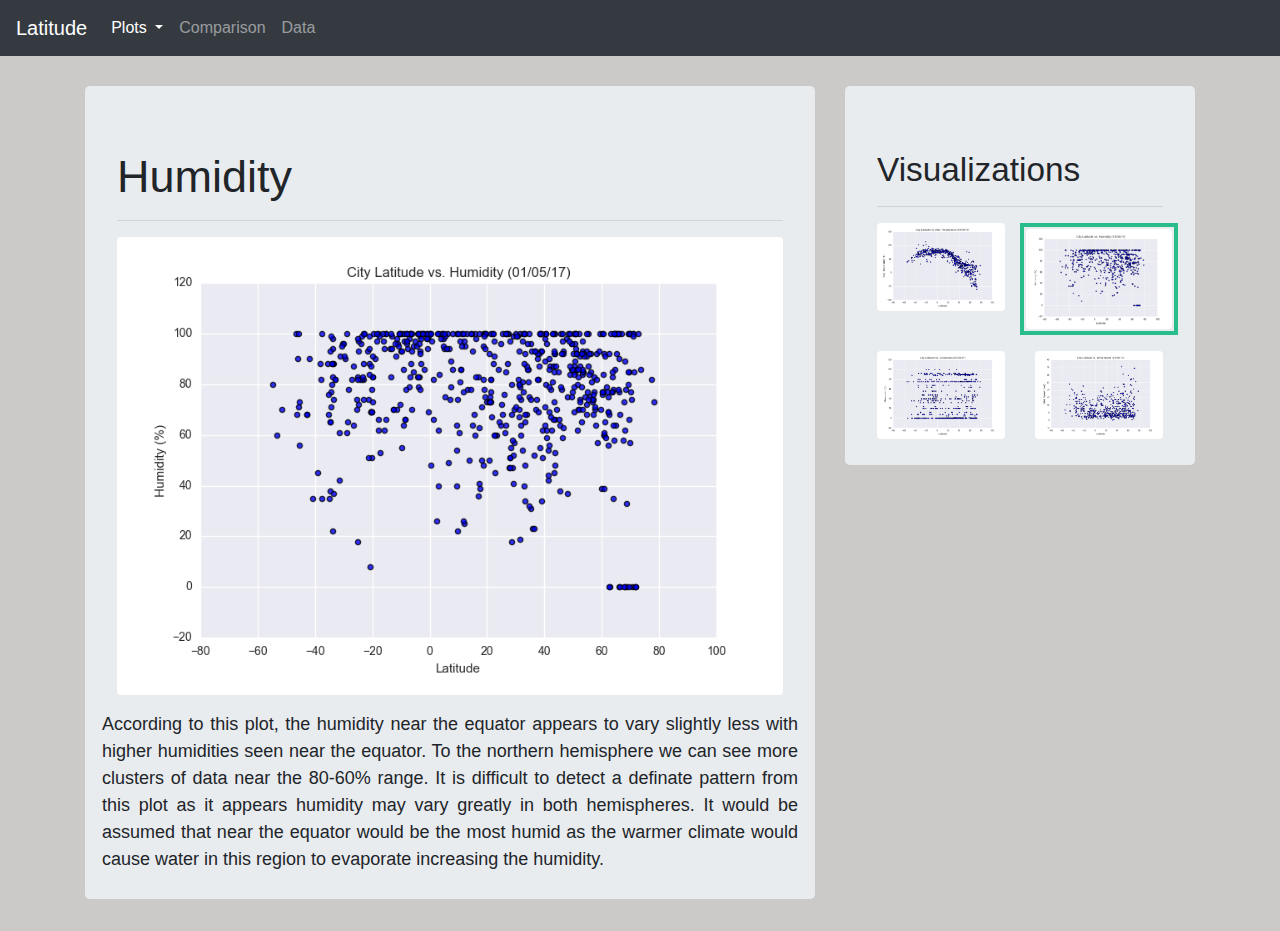
<file: Humidity.html>
<!DOCTYPE html>
<html lang="en">
<head>
    <meta charset="UTF-8">
    <meta name="viewport" content="width=device-width, initial-scale=1.0">
    <meta http-equiv="X-UA-Compatible" content="ie=edge">
    <title>Latitude</title>
    <link rel="stylesheet" href="https://maxcdn.bootstrapcdn.com/bootstrap/4.0.0/css/bootstrap.min.css">
    <link rel="stylesheet" href="Visualizations.css">
</head>
    <body>
        <nav class="navbar navbar-expand-lg navbar-dark bg-dark">
              <a class="navbar-brand" href="/index.html">Latitude</a>
            <button class="navbar-toggler" type="button" data-toggle="collapse" data-target="#navbarNavDropdown" aria-controls="navbarNavDropdown" aria-expanded="false" aria-label="Toggle navigation">
              <span class="navbar-toggler-icon"></span>
            </button>
            <div class="collapse navbar-collapse" id="navbarNavDropdown">
              <ul class="navbar-nav m1-auto">
                <li class="nav-item dropdown active">
                    <a class="nav-link dropdown-toggle" href="#" id="navbarDropdownMenuLink" data-toggle="dropdown" aria-haspopup="true" aria-expanded="false">
                      Plots
                    </a>
                    <div class="dropdown-menu" aria-labelledby="navbarDropdownMenuLink">
                      <a class="dropdown-item" href="/Max_Temperature.html">Max Temperature</a>
                      <a class="dropdown-item" href="/Humidity.html">Humidity</a>
                      <a class="dropdown-item" href="/Cloudiness.html">Cloudiness</a>
                      <a class="dropdown-item" href="/Wind_Speed.html">Wind Speed</a>
                    </div>
                  </li>
                <li class="nav-item">
                  <a class="nav-link" href="/Comparison.html">Comparison <span class="sr-only">(current)</span></a>
                </li>
                <li class="nav-item">
                  <a class="nav-link" href="/Data.html">Data</a>
                </li>
              </ul>
            </div>
          </nav>

          <div class="container">
            <div class="row">
                <div class="col-sm-12 col-lg-8">
                    <div class="jumbotron">
                        <h1 class="display-4">Humidity</h1>
                        <hr class="my-3">
                        <div class="row">
                          <figure class="rounded col-12">
                            <img id="main-img" class="img-fluid rounded" src="/Resources/assets/images/Fig2.png" alt="City Latitude vs Max Temp Plot" /><br />
                          </figure>
                              <p>According to this plot, the humidity near the equator appears to vary slightly less with higher humidities seen near the equator. To the northern hemisphere 
                                we can see more clusters of data near the 80-60% range. It is difficult to detect a definate pattern from this plot as it appears humidity may vary greatly in both
                                hemispheres. It would be assumed that near the equator would be the most humid as the warmer climate would cause water in this region to evaporate increasing the humidity.

                              </p>
                          </div>
                     </div>
                 </div>    

                <div class="col-sm-12  col-lg-4">
                    <div id ='jumbo-right' class="jumbotron">
                        <h1 class="display-4">Visualizations</h1>
                        <hr class="my-3">
                                    <div class="row">
                                      <figure class="col-6">
                                          <a href="/Max_Temperature.html"><img class="img-fluid rounded" src="/Resources/assets/images/Fig1.png" alt="Latitude vs Max Temp"></a>    
                                      </figure>
                                  
                                      <figure id="active-img" class="col-6">
                                          <a href="/Humidity.html"><img class="img-fluid rounded" src="/Resources/assets/images/Fig2.png" alt="Latitude vs Humidity"></a>
                                      </figure>
                                    </div>
                                    <div class="row">
                                      <figure class="col-6">
                                          <a href="/Cloudiness.html"><img class="img-fluid rounded" src="/Resources/assets/images/Fig3.png" alt="Latitude vs Cloudiness"></a>
                                      </figure>
      
                                      <figure class="col-6">
                                          <a href="/Wind_Speed.html"><img class="img-fluid rounded" src="/Resources/assets/images/Fig4.png" alt="Latitude vs Wind Speed"></a>   
                                      </figure>
                                    </div>
                    </div>
                </div>
            </div> 

          <script src="https://code.jquery.com/jquery-3.2.1.slim.min.js" integrity="sha384-KJ3o2DKtIkvYIK3UENzmM7KCkRr/rE9/Qpg6aAZGJwFDMVNA/GpGFF93hXpG5KkN" crossorigin="anonymous"></script>
          <script src="https://cdnjs.cloudflare.com/ajax/libs/popper.js/1.12.9/umd/popper.min.js" integrity="sha384-ApNbgh9B+Y1QKtv3Rn7W3mgPxhU9K/ScQsAP7hUibX39j7fakFPskvXusvfa0b4Q" crossorigin="anonymous"></script>
          <script src="https://maxcdn.bootstrapcdn.com/bootstrap/4.0.0/js/bootstrap.min.js" integrity="sha384-JZR6Spejh4U02d8jOt6vLEHfe/JQGiRRSQQxSfFWpi1MquVdAyjUar5+76PVCmYl" crossorigin="anonymous"></script>
      
    </body>
</html>
</file>
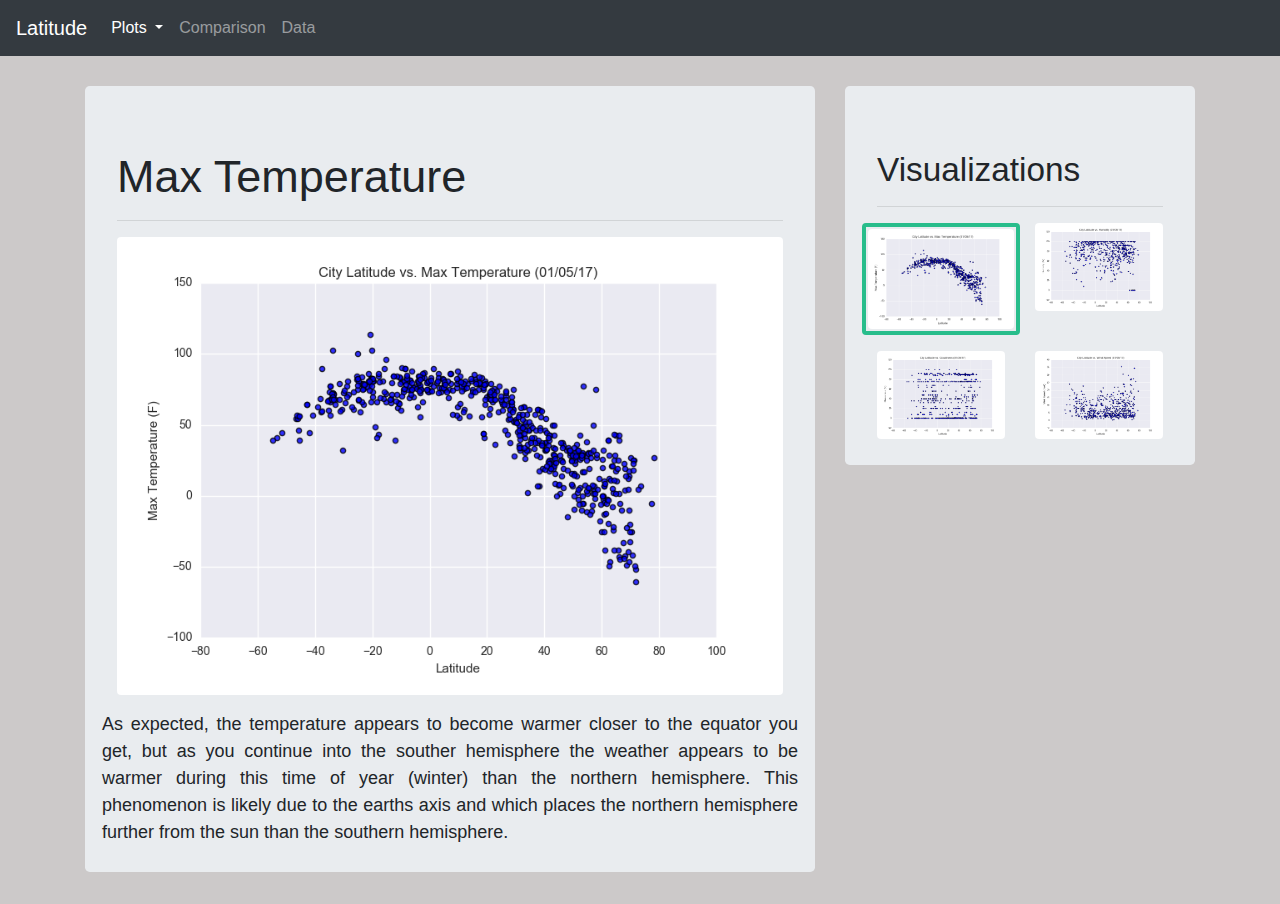
<file: Max_Temperature.html>
<!DOCTYPE html>
<html lang="en">
<head>
    <meta charset="UTF-8">
    <meta name="viewport" content="width=device-width, initial-scale=1.0">
    <meta http-equiv="X-UA-Compatible" content="ie=edge">
    <title>Latitude</title>
    <link rel="stylesheet" href="https://maxcdn.bootstrapcdn.com/bootstrap/4.0.0/css/bootstrap.min.css">
    <link rel="stylesheet" href="Visualizations.css">
</head>
    <body>
        <nav class="navbar navbar-expand-lg navbar-dark bg-dark">
            <a class="navbar-brand" href="/index.html">Latitude</a>
            <button class="navbar-toggler" type="button" data-toggle="collapse" data-target="#navbarNavDropdown" aria-controls="navbarNavDropdown" aria-expanded="false" aria-label="Toggle navigation">
              <span class="navbar-toggler-icon"></span>
            </button>
            <div class="collapse navbar-collapse" id="navbarNavDropdown">
              <ul class="navbar-nav m1-auto">
                <li class="nav-item dropdown active">
                    <a class="nav-link dropdown-toggle" href="#" id="navbarDropdownMenuLink" data-toggle="dropdown" aria-haspopup="true" aria-expanded="false">
                      Plots
                    </a>
                    <div class="dropdown-menu" aria-labelledby="navbarDropdownMenuLink">
                      <a class="dropdown-item" href="/Max_Temperature.html">Max Temperature</a>
                      <a class="dropdown-item" href="/Humidity.html">Humidity</a>
                      <a class="dropdown-item" href="/Cloudiness.html">Cloudiness</a>
                      <a class="dropdown-item" href="/Wind_Speed.html">Wind Speed</a>
                    </div>
                  </li>
                <li class="nav-item">
                  <a class="nav-link" href="/Comparison.html">Comparison <span class="sr-only">(current)</span></a>
                </li>
                <li class="nav-item">
                  <a class="nav-link" href="/Data.html">Data</a>
                </li>
              </ul>
            </div>
          </nav>

          <div class="container">
            <div class="row">
                <div class="col-sm-12 col-lg-8">
                    <div class="jumbotron">
                        <h1 class="display-4">Max Temperature</h1>
                        <hr class="my-3">
                        <div class="row">
                          <figure class="rounded col-12">
                            <img id="main-img" class="img-fluid rounded" src="/Resources/assets/images/Fig1.png" alt="City Latitude vs Max Temp Plot" /><br />
                          </figure>
                              <p>As expected, the temperature appears to become warmer closer to the equator you get, but as you continue into the souther hemisphere the weather
                                appears to be warmer during this time of year (winter) than the northern hemisphere. This phenomenon is likely due to the earths axis and which places
                                the northern hemisphere further from the sun than the southern hemisphere.
                              </p>
                          </div>
                     </div>
                 </div>    

                <div class="col-sm-12  col-lg-4">
                    <div id ='jumbo-right' class="jumbotron">
                        <h1 class="display-4">Visualizations</h1>
                        <hr class="my-3">
                                    <div class="row">
                                      <figure id="active-img" class="rounded col-6">
                                          <a href="/Max_Temperature.html"><img class="img-fluid rounded" src="/Resources/assets/images/Fig1.png" alt="Latitude vs Max Temp"></a>    
                                      </figure>
                                  
                                      <figure class="col-6">
                                          <a href="/Humidity.html"><img class="img-fluid rounded" src="/Resources/assets/images/Fig2.png" alt="Latitude vs Humidity"></a>
                                      </figure>
                                    </div>
                                    <div class="row">
                                      <figure class="col-6">
                                          <a href="/Cloudiness.html"><img class="img-fluid rounded" src="/Resources/assets/images/Fig3.png" alt="Latitude vs Cloudiness"></a>
                                      </figure>
      
                                      <figure class="col-6">
                                          <a href="/Wind_Speed.html"><img class="img-fluid rounded" src="/Resources/assets/images/Fig4.png" alt="Latitude vs Wind Speed"></a>   
                                      </figure>
                                    </div>
                    </div>
                </div>
            </div> 

          <script src="https://code.jquery.com/jquery-3.2.1.slim.min.js" integrity="sha384-KJ3o2DKtIkvYIK3UENzmM7KCkRr/rE9/Qpg6aAZGJwFDMVNA/GpGFF93hXpG5KkN" crossorigin="anonymous"></script>
          <script src="https://cdnjs.cloudflare.com/ajax/libs/popper.js/1.12.9/umd/popper.min.js" integrity="sha384-ApNbgh9B+Y1QKtv3Rn7W3mgPxhU9K/ScQsAP7hUibX39j7fakFPskvXusvfa0b4Q" crossorigin="anonymous"></script>
          <script src="https://maxcdn.bootstrapcdn.com/bootstrap/4.0.0/js/bootstrap.min.js" integrity="sha384-JZR6Spejh4U02d8jOt6vLEHfe/JQGiRRSQQxSfFWpi1MquVdAyjUar5+76PVCmYl" crossorigin="anonymous"></script>
      
    </body>
</html>
</file>
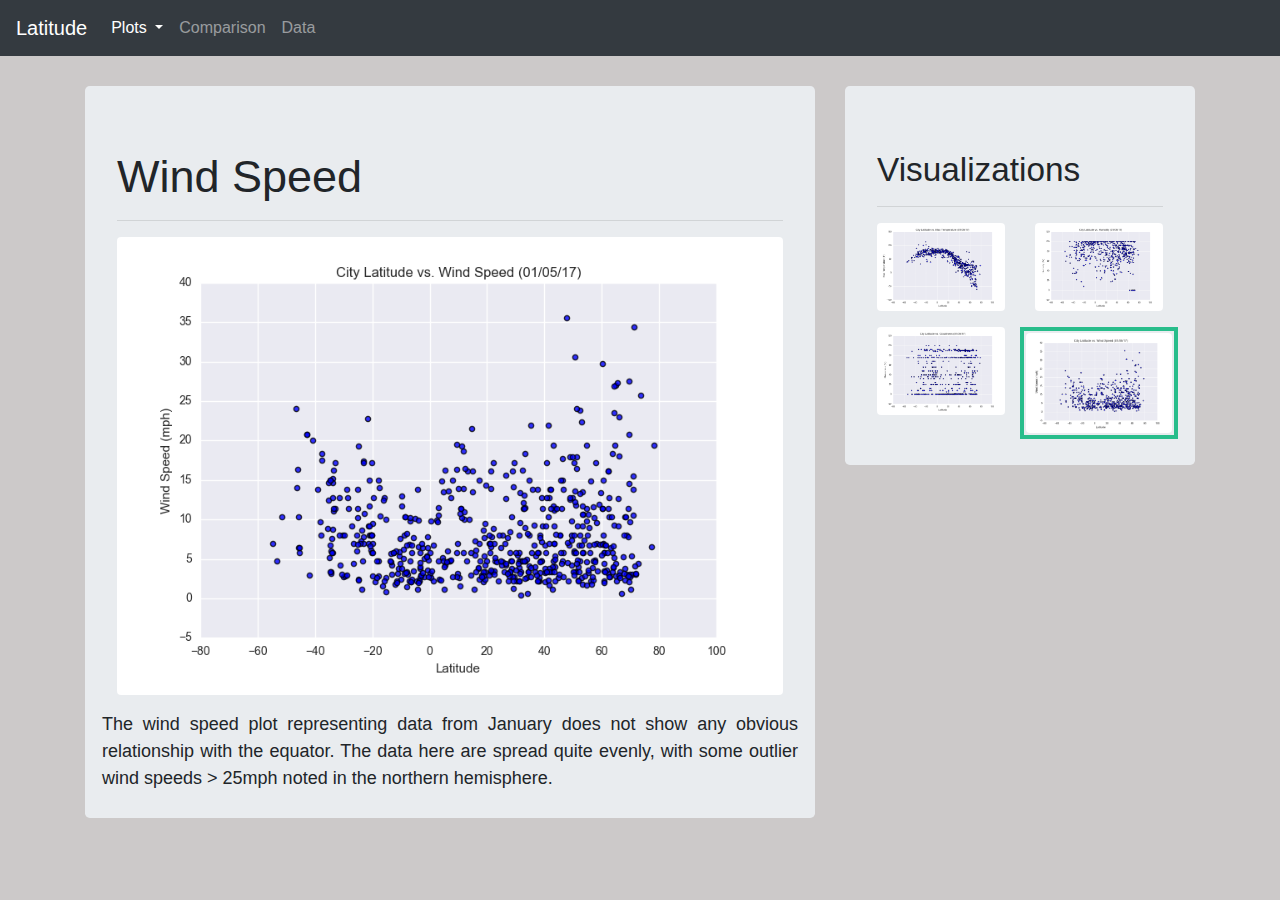
<file: Wind_Speed.html>
<!DOCTYPE html>
<html lang="en">
<head>
    <meta charset="UTF-8">
    <meta name="viewport" content="width=device-width, initial-scale=1.0">
    <meta http-equiv="X-UA-Compatible" content="ie=edge">
    <title>Latitude</title>
    <link rel="stylesheet" href="https://maxcdn.bootstrapcdn.com/bootstrap/4.0.0/css/bootstrap.min.css">
    <link rel="stylesheet" href="Visualizations.css">
</head>
    <body>
        <nav class="navbar navbar-expand-lg navbar-dark bg-dark">
            <a class="navbar-brand" href="/index.html">Latitude</a>
            <button class="navbar-toggler" type="button" data-toggle="collapse" data-target="#navbarNavDropdown" aria-controls="navbarNavDropdown" aria-expanded="false" aria-label="Toggle navigation">
              <span class="navbar-toggler-icon"></span>
            </button>
            <div class="collapse navbar-collapse" id="navbarNavDropdown">
              <ul class="navbar-nav m1-auto">
                <li class="nav-item dropdown active">
                    <a class="nav-link dropdown-toggle" href="#" id="navbarDropdownMenuLink" data-toggle="dropdown" aria-haspopup="true" aria-expanded="false">
                      Plots
                    </a>
                    <div class="dropdown-menu" aria-labelledby="navbarDropdownMenuLink">
                      <a class="dropdown-item" href="/Max_Temperature.html">Max Temperature</a>
                      <a class="dropdown-item" href="/Humidity.html">Humidity</a>
                      <a class="dropdown-item" href="/Cloudiness.html">Cloudiness</a>
                      <a class="dropdown-item" href="/Wind_Speed.html">Wind Speed</a>
                    </div>
                  </li>
                <li class="nav-item">
                  <a class="nav-link" href="/Comparison.html">Comparison <span class="sr-only">(current)</span></a>
                </li>
                <li class="nav-item">
                  <a class="nav-link" href="/Data.html">Data</a>
                </li>
              </ul>
            </div>
          </nav>

          <div class="container">
            <div class="row">
                <div class="col-sm-12 col-lg-8">
                    <div class="jumbotron">
                        <h1 class="display-4">Wind Speed</h1>
                        <hr class="my-3">
                        <div class="row">
                          <figure class="rounded col-12">
                            <img id="main-img" class="img-fluid rounded" src="/Resources/assets/images/Fig4.png" alt="City Latitude vs Max Temp Plot" /><br />
                          </figure>
                              <p>The wind speed plot representing data from January does not show any obvious relationship with the equator. The data here are spread quite evenly, with some 
                                outlier wind speeds > 25mph noted in the northern hemisphere.
                              </p>
                          </div>
                     </div>
                 </div>    

                <div class="col-sm-12  col-lg-4">
                    <div id ='jumbo-right' class="jumbotron">
                        <h1 class="display-4">Visualizations</h1>
                        <hr class="my-3">
                                    <div class="row">
                                      <figure class="col-6">
                                          <a href="/Max_Temperature.html"><img class="img-fluid rounded" src="/Resources/assets/images/Fig1.png" alt="Latitude vs Max Temp"></a>    
                                      </figure>
                                  
                                      <figure class="col-6">
                                          <a href="/Humidity.html"><img class="img-fluid rounded" src="/Resources/assets/images/Fig2.png" alt="Latitude vs Humidity"></a>
                                      </figure>
                                    </div>
                                    <div class="row">
                                      <figure class="col-6">
                                          <a href="/Cloudiness.html"><img class="img-fluid rounded" src="/Resources/assets/images/Fig3.png" alt="Latitude vs Cloudiness"></a>
                                      </figure>
      
                                      <figure id="active-img" class="col-6">
                                          <a href="/Wind_Speed.html"><img class="img-fluid rounded" src="/Resources/assets/images/Fig4.png" alt="Latitude vs Wind Speed"></a>   
                                      </figure>
                                    </div>
                    </div>
                </div>
            </div> 

          <script src="https://code.jquery.com/jquery-3.2.1.slim.min.js" integrity="sha384-KJ3o2DKtIkvYIK3UENzmM7KCkRr/rE9/Qpg6aAZGJwFDMVNA/GpGFF93hXpG5KkN" crossorigin="anonymous"></script>
          <script src="https://cdnjs.cloudflare.com/ajax/libs/popper.js/1.12.9/umd/popper.min.js" integrity="sha384-ApNbgh9B+Y1QKtv3Rn7W3mgPxhU9K/ScQsAP7hUibX39j7fakFPskvXusvfa0b4Q" crossorigin="anonymous"></script>
          <script src="https://maxcdn.bootstrapcdn.com/bootstrap/4.0.0/js/bootstrap.min.js" integrity="sha384-JZR6Spejh4U02d8jOt6vLEHfe/JQGiRRSQQxSfFWpi1MquVdAyjUar5+76PVCmYl" crossorigin="anonymous"></script>
      
    </body>
</html>
</file>
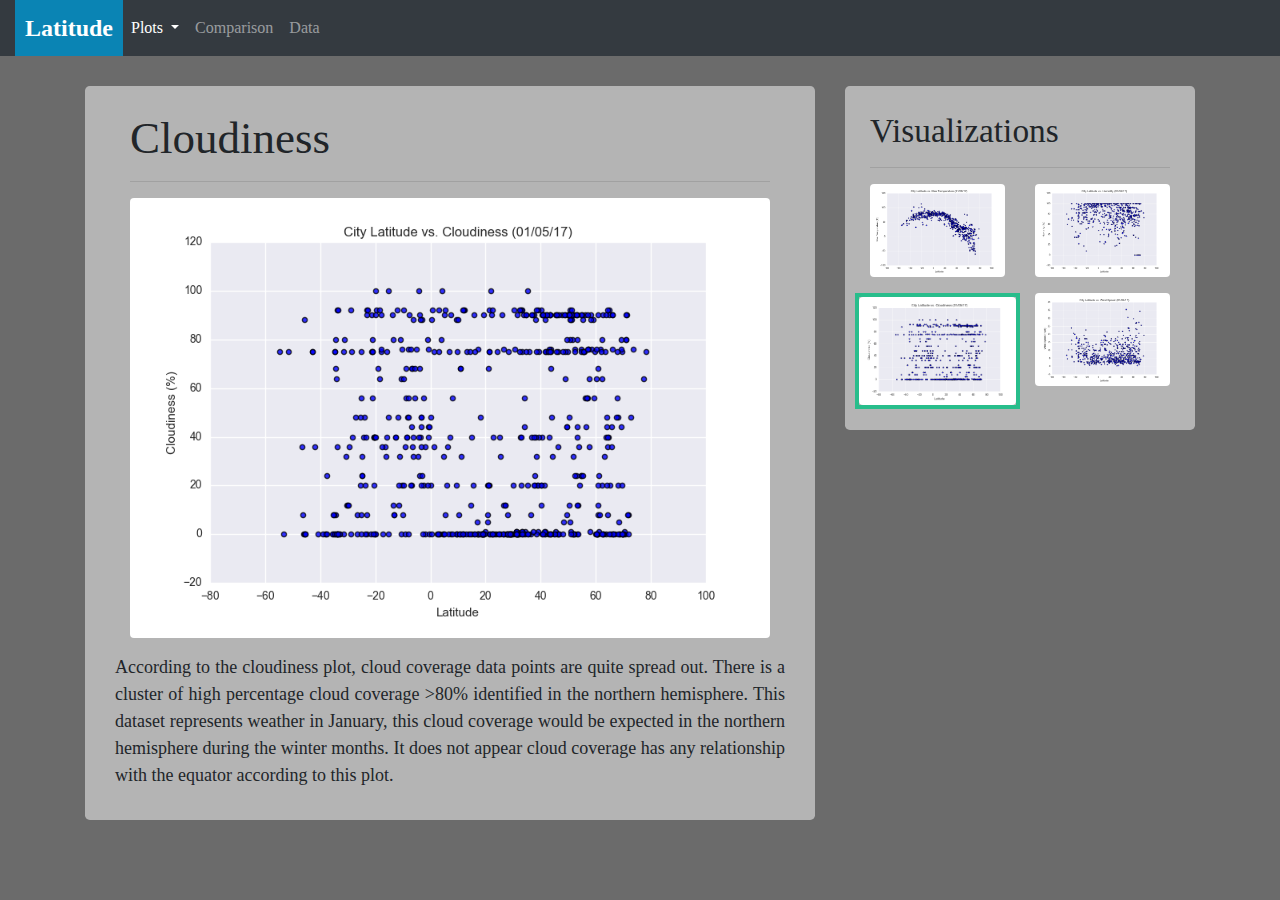
<file: pages/Cloudiness.html>
<!DOCTYPE html>
<html lang="en">
<head>
    <meta charset="UTF-8">
    <meta name="viewport" content="width=device-width, initial-scale=1.0">
    <meta http-equiv="X-UA-Compatible" content="ie=edge">
    <title>Latitude</title>
    <link rel="stylesheet" href="https://maxcdn.bootstrapcdn.com/bootstrap/4.0.0/css/bootstrap.min.css">
    <link rel="stylesheet" href="https://njneubauer.github.io/web-design-challenge/css/Visualizations.css">
</head>
    <body>
        <nav class="navbar navbar-expand-lg navbar-dark bg-dark">
            <a class="navbar-brand" href="https://njneubauer.github.io/web-design-challenge/index.html">Latitude</a>
            <button class="navbar-toggler" type="button" data-toggle="collapse" data-target="#navbarNavDropdown" aria-controls="navbarNavDropdown" aria-expanded="false" aria-label="Toggle navigation">
              <span class="navbar-toggler-icon"></span>
            </button>
            <div class="collapse navbar-collapse" id="navbarNavDropdown">
              <ul class="navbar-nav m1-auto">
                <li class="nav-item dropdown active">
                    <a class="nav-link dropdown-toggle" href="#" id="navbarDropdownMenuLink" data-toggle="dropdown" aria-haspopup="true" aria-expanded="false">
                      Plots
                    </a>
                    <div class="dropdown-menu " aria-labelledby="navbarDropdownMenuLink">
                      <a class="dropdown-item" href="https://njneubauer.github.io/web-design-challenge/pages/Max_Temperature.html">Max Temperature</a>
                      <a class="dropdown-item" href="https://njneubauer.github.io/web-design-challenge/pages/Humidity.html">Humidity</a>
                      <a class="dropdown-item" href="https://njneubauer.github.io/web-design-challenge/pages/Cloudiness.html">Cloudiness</a>
                      <a class="dropdown-item" href="https://njneubauer.github.io/web-design-challenge/pages/Wind_Speed.html">Wind Speed</a>
                    </div>
                  </li>
                <li class="nav-item">
                  <a class="nav-link" href="https://njneubauer.github.io/web-design-challenge/pages/Comparison.html">Comparison <span class="sr-only">(current)</span></a>
                </li>
                <li class="nav-item">
                  <a class="nav-link" href="https://njneubauer.github.io/web-design-challenge/pages/Data.html">Data</a>
                </li>
              </ul>
            </div>
          </nav>

          <div class="container">
            <div class="row">
                <div class="col-sm-12 col-lg-8">
                    <div class="jumbotron">
                        <h1 class="display-4">Cloudiness</h1>
                        <hr class="my-3">
                        <div class="row">
                          <figure class="rounded col-12">
                            <img id="main-img" class="img-fluid rounded" src="https://njneubauer.github.io/web-design-challenge/Resources/assets/images/Fig3.png" alt="City Latitude vs Max Temp Plot" /><br />
                          </figure>
                              <p>According to the cloudiness plot, cloud coverage data points are quite spread out. There is a cluster of high percentage cloud coverage >80% identified in 
                                the northern hemisphere. This dataset represents weather in January, this cloud coverage would be expected in the northern hemisphere during the winter months.
                                It does not appear cloud coverage has any relationship with the equator according to this plot.
                              </p>
                          </div>
                     </div>
                 </div>    

                <div class="col-sm-12  col-lg-4">
                    <div id ='jumbo-right' class="jumbotron">
                        <h1 class="display-4">Visualizations</h1>
                        <hr class="my-3">
                                    <div class="row">
                                      <figure class="col-6">
                                          <a href="https://njneubauer.github.io/web-design-challenge/pages/Max_Temperature.html"><img class="img-fluid rounded" src="https://njneubauer.github.io/web-design-challenge/Resources/assets/images/Fig1.png" alt="Latitude vs Max Temp"></a>    
                                      </figure>
                                  
                                      <figure class="col-6">
                                          <a href="https://njneubauer.github.io/web-design-challenge/pages/Humidity.html"><img class="img-fluid rounded" src="https://njneubauer.github.io/web-design-challenge/Resources/assets/images/Fig2.png" alt="Latitude vs Humidity"></a>
                                      </figure>
                                    </div>
                                    <div class="row">
                                      <figure id="active-img" class="col-6">
                                          <a href="https://njneubauer.github.io/web-design-challenge/pages/Cloudiness.html"><img class="img-fluid rounded" src="https://njneubauer.github.io/web-design-challenge/Resources/assets/images/Fig3.png" alt="Latitude vs Cloudiness"></a>
                                      </figure>
      
                                      <figure class="col-6">
                                          <a href="https://njneubauer.github.io/web-design-challenge/pages/Wind_Speed.html"><img class="img-fluid rounded" src="https://njneubauer.github.io/web-design-challenge/Resources/assets/images/Fig4.png" alt="Latitude vs Wind Speed"></a>   
                                      </figure>
                                    </div>
                    </div>
                </div>
            </div> 

          <script src="https://code.jquery.com/jquery-3.2.1.slim.min.js" integrity="sha384-KJ3o2DKtIkvYIK3UENzmM7KCkRr/rE9/Qpg6aAZGJwFDMVNA/GpGFF93hXpG5KkN" crossorigin="anonymous"></script>
          <script src="https://cdnjs.cloudflare.com/ajax/libs/popper.js/1.12.9/umd/popper.min.js" integrity="sha384-ApNbgh9B+Y1QKtv3Rn7W3mgPxhU9K/ScQsAP7hUibX39j7fakFPskvXusvfa0b4Q" crossorigin="anonymous"></script>
          <script src="https://maxcdn.bootstrapcdn.com/bootstrap/4.0.0/js/bootstrap.min.js" integrity="sha384-JZR6Spejh4U02d8jOt6vLEHfe/JQGiRRSQQxSfFWpi1MquVdAyjUar5+76PVCmYl" crossorigin="anonymous"></script>
      
    </body>
</html>
</file>
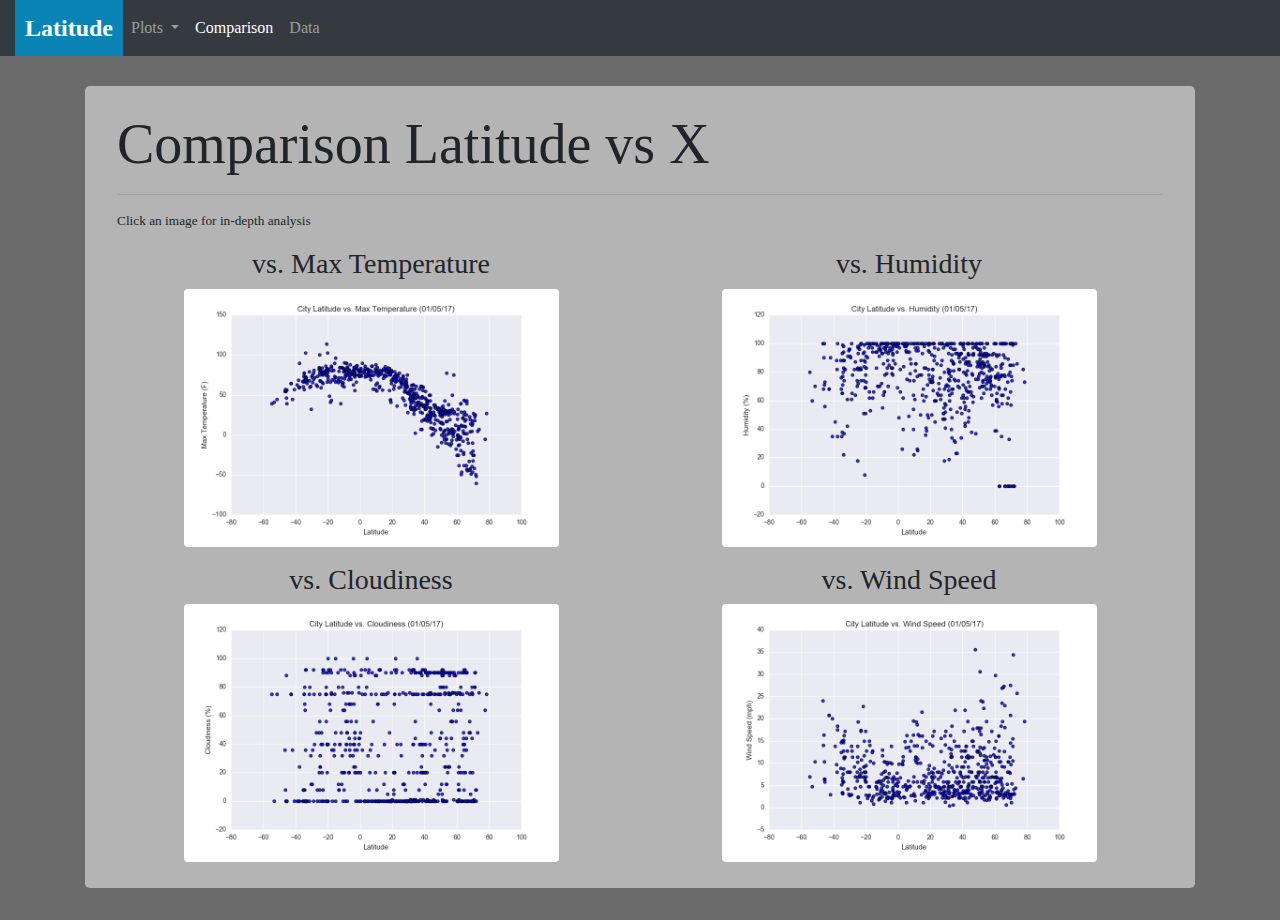
<file: pages/Comparison.html>
<!DOCTYPE html>
<html lang="en">
<head>
    <meta charset="UTF-8">
    <meta name="viewport" content="width=device-width, initial-scale=1.0">
    <meta http-equiv="X-UA-Compatible" content="ie=edge">
    <title>Latitude</title>
    <link rel="stylesheet" href="https://maxcdn.bootstrapcdn.com/bootstrap/4.0.0/css/bootstrap.min.css">
    <link rel="stylesheet" href="https://njneubauer.github.io/web-design-challenge/css/comparison.css">
</head>
    <body>
      <nav class="navbar navbar-expand-lg navbar-dark bg-dark">
            <a class="navbar-brand" href="https://njneubauer.github.io/web-design-challenge/index.html">Latitude</a>
          <button class="navbar-toggler" type="button" data-toggle="collapse" data-target="#navbarNavDropdown" aria-controls="navbarNavDropdown" aria-expanded="false" aria-label="Toggle navigation">
            <span class="navbar-toggler-icon"></span>
          </button>
          <div class="collapse navbar-collapse" id="navbarNavDropdown">
            <ul class="navbar-nav m1-auto">
              <li class="nav-item dropdown">
                  <a class="nav-link dropdown-toggle" href="#" id="navbarDropdownMenuLink" data-toggle="dropdown" aria-haspopup="true" aria-expanded="false">
                    Plots
                  </a>
                  <div class="dropdown-menu" aria-labelledby="navbarDropdownMenuLink">
                    <a class="dropdown-item" href="https://njneubauer.github.io/web-design-challenge/pages/Max_Temperature.html">Max Temperature</a>
                    <a class="dropdown-item" href="https://njneubauer.github.io/web-design-challenge/pages/Humidity.html">Humidity</a>
                    <a class="dropdown-item" href="https://njneubauer.github.io/web-design-challenge/pages/Cloudiness.html">Cloudiness</a>
                    <a class="dropdown-item" href="https://njneubauer.github.io/web-design-challenge/pages/Wind_Speed.html">Wind Speed</a>
                  </div>
                </li>
              <li class="nav-item active">
                <a class="nav-link" href="https://njneubauer.github.io/web-design-challenge/pages/Comparison.html">Comparison <span class="sr-only">(current)</span></a>
              </li>
              <li class="nav-item">
                <a class="nav-link" href="https://njneubauer.github.io/web-design-challenge/pages/Data.html">Data</a>
              </li>
            </ul>
          </div>
        </nav>

      <div class="container">
        <div class="row">
          <div class="col-12">
            <div class="jumbotron">
              <h1 id="jumbotron-h1" class="display-4">Comparison Latitude vs X</h1>
                <hr class="my-3">
                  <p style="font-size: 10pt;">Click an image for in-depth analysis</p>
                            <div class="row">
                              <figure class="col-sm-12 col-md-6">
                                  <h3>vs. Max Temperature</h3>
                                  <a href="https://njneubauer.github.io/web-design-challenge/pages/Max_Temperature.html"><img class="img-fluid rounded" src="https://njneubauer.github.io/web-design-challenge/Resources/assets/images/Fig1.png" alt="Latitude vs Max Temp"></a>    
                              </figure>
                              <figure class="col-sm-12 col-md-6">
                                  <h3>vs. Humidity</h3>
                                  <a href="https://njneubauer.github.io/web-design-challenge/pages/Humidity.html"><img class="img-fluid rounded" src="https://njneubauer.github.io/web-design-challenge/Resources/assets/images/Fig2.png" alt="Latitude vs Humidity"></a>
                              </figure>
                              <figure class="col-sm-12 col-md-6">
                                  <h3>vs. Cloudiness</h3>
                                  <a href="https://njneubauer.github.io/web-design-challenge/pages/Cloudiness.html"><img class="img-fluid rounded" src="https://njneubauer.github.io/web-design-challenge/Resources/assets/images/Fig3.png" alt="Latitude vs Cloudiness"></a>
                              </figure>
                              <figure class="col-sm-12 col-md-6">
                                  <h3>vs. Wind Speed</h3>
                                  <a href="https://njneubauer.github.io/web-design-challenge/pages/Wind_Speed.html"><img class="img-fluid rounded" src="https://njneubauer.github.io/web-design-challenge/Resources/assets/images/Fig4.png" alt="Latitude vs Wind Speed"></a>   
                              </figure>
                            </div>
             </div>
          </div>
        </div>
       </div>
    





          <script src="https://code.jquery.com/jquery-3.2.1.slim.min.js" integrity="sha384-KJ3o2DKtIkvYIK3UENzmM7KCkRr/rE9/Qpg6aAZGJwFDMVNA/GpGFF93hXpG5KkN" crossorigin="anonymous"></script>
          <script src="https://cdnjs.cloudflare.com/ajax/libs/popper.js/1.12.9/umd/popper.min.js" integrity="sha384-ApNbgh9B+Y1QKtv3Rn7W3mgPxhU9K/ScQsAP7hUibX39j7fakFPskvXusvfa0b4Q" crossorigin="anonymous"></script>
          <script src="https://maxcdn.bootstrapcdn.com/bootstrap/4.0.0/js/bootstrap.min.js" integrity="sha384-JZR6Spejh4U02d8jOt6vLEHfe/JQGiRRSQQxSfFWpi1MquVdAyjUar5+76PVCmYl" crossorigin="anonymous"></script>
    </body>
</html>
</file>
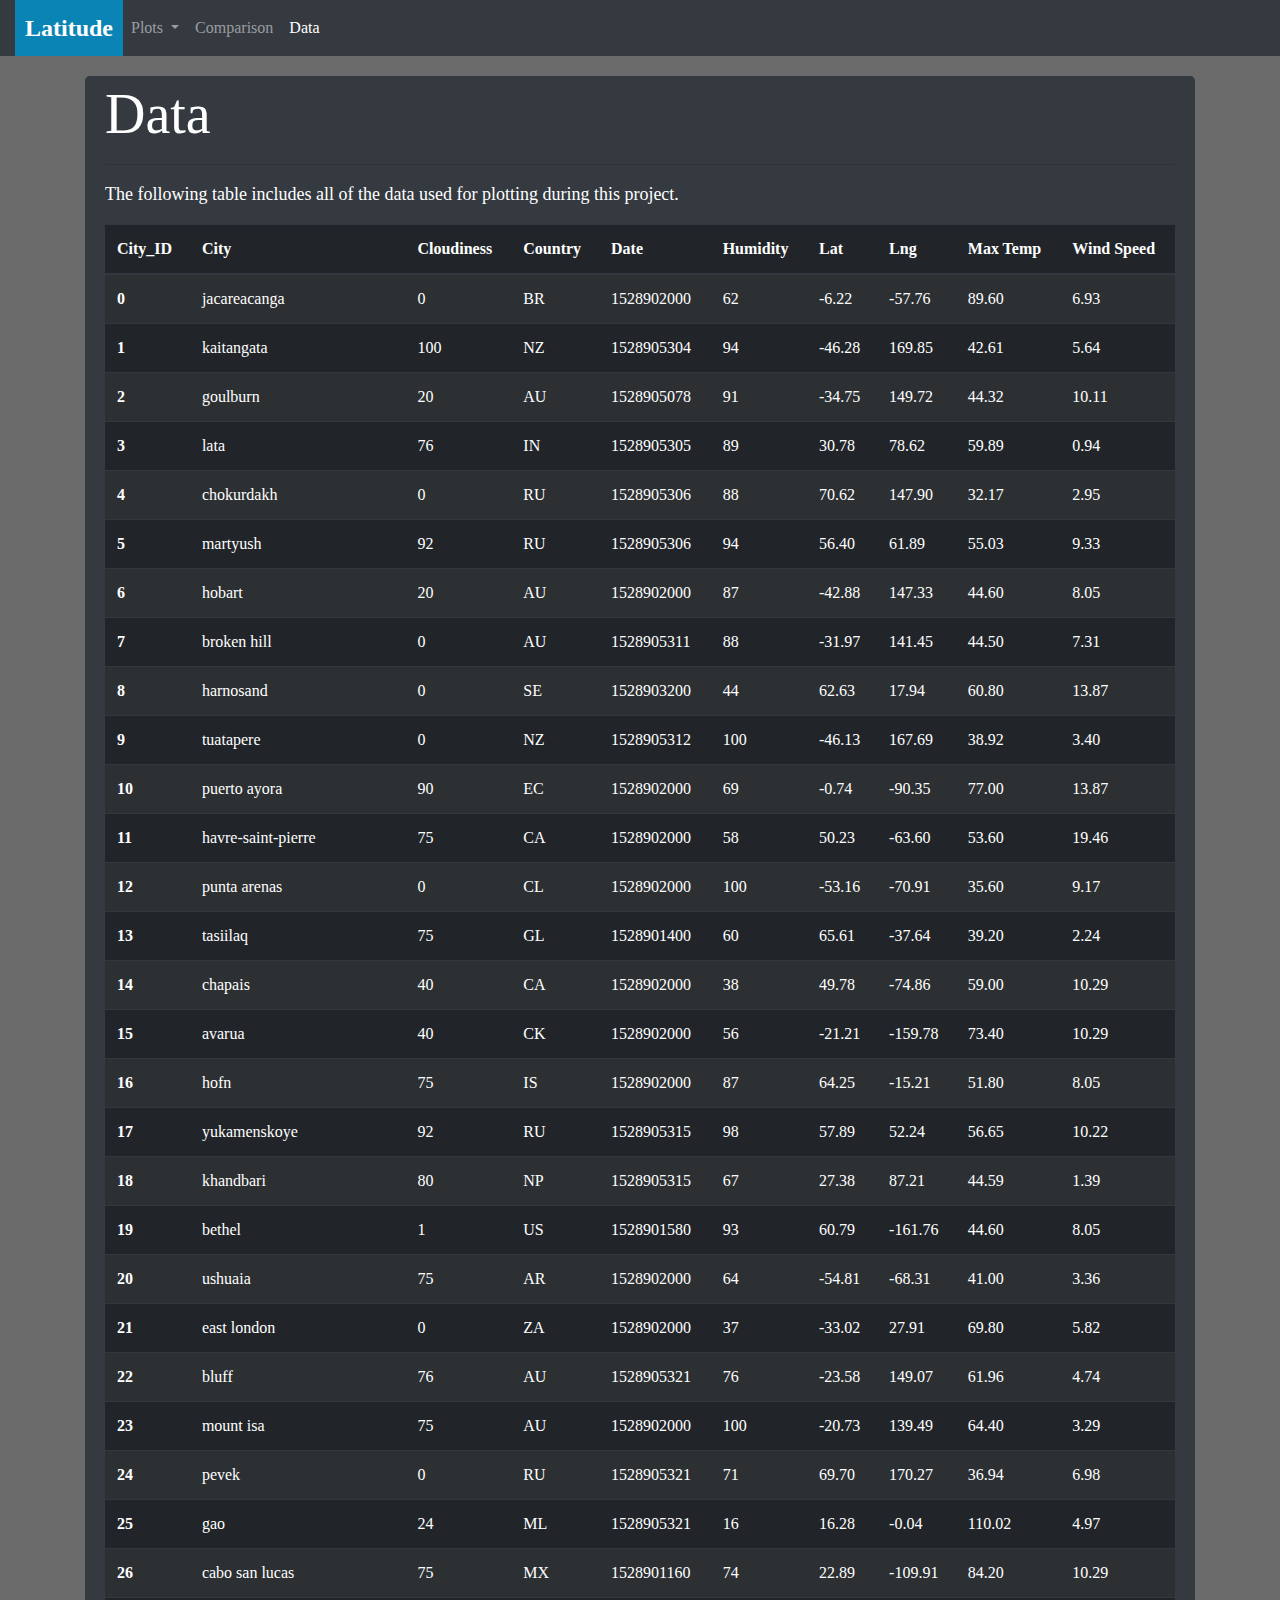
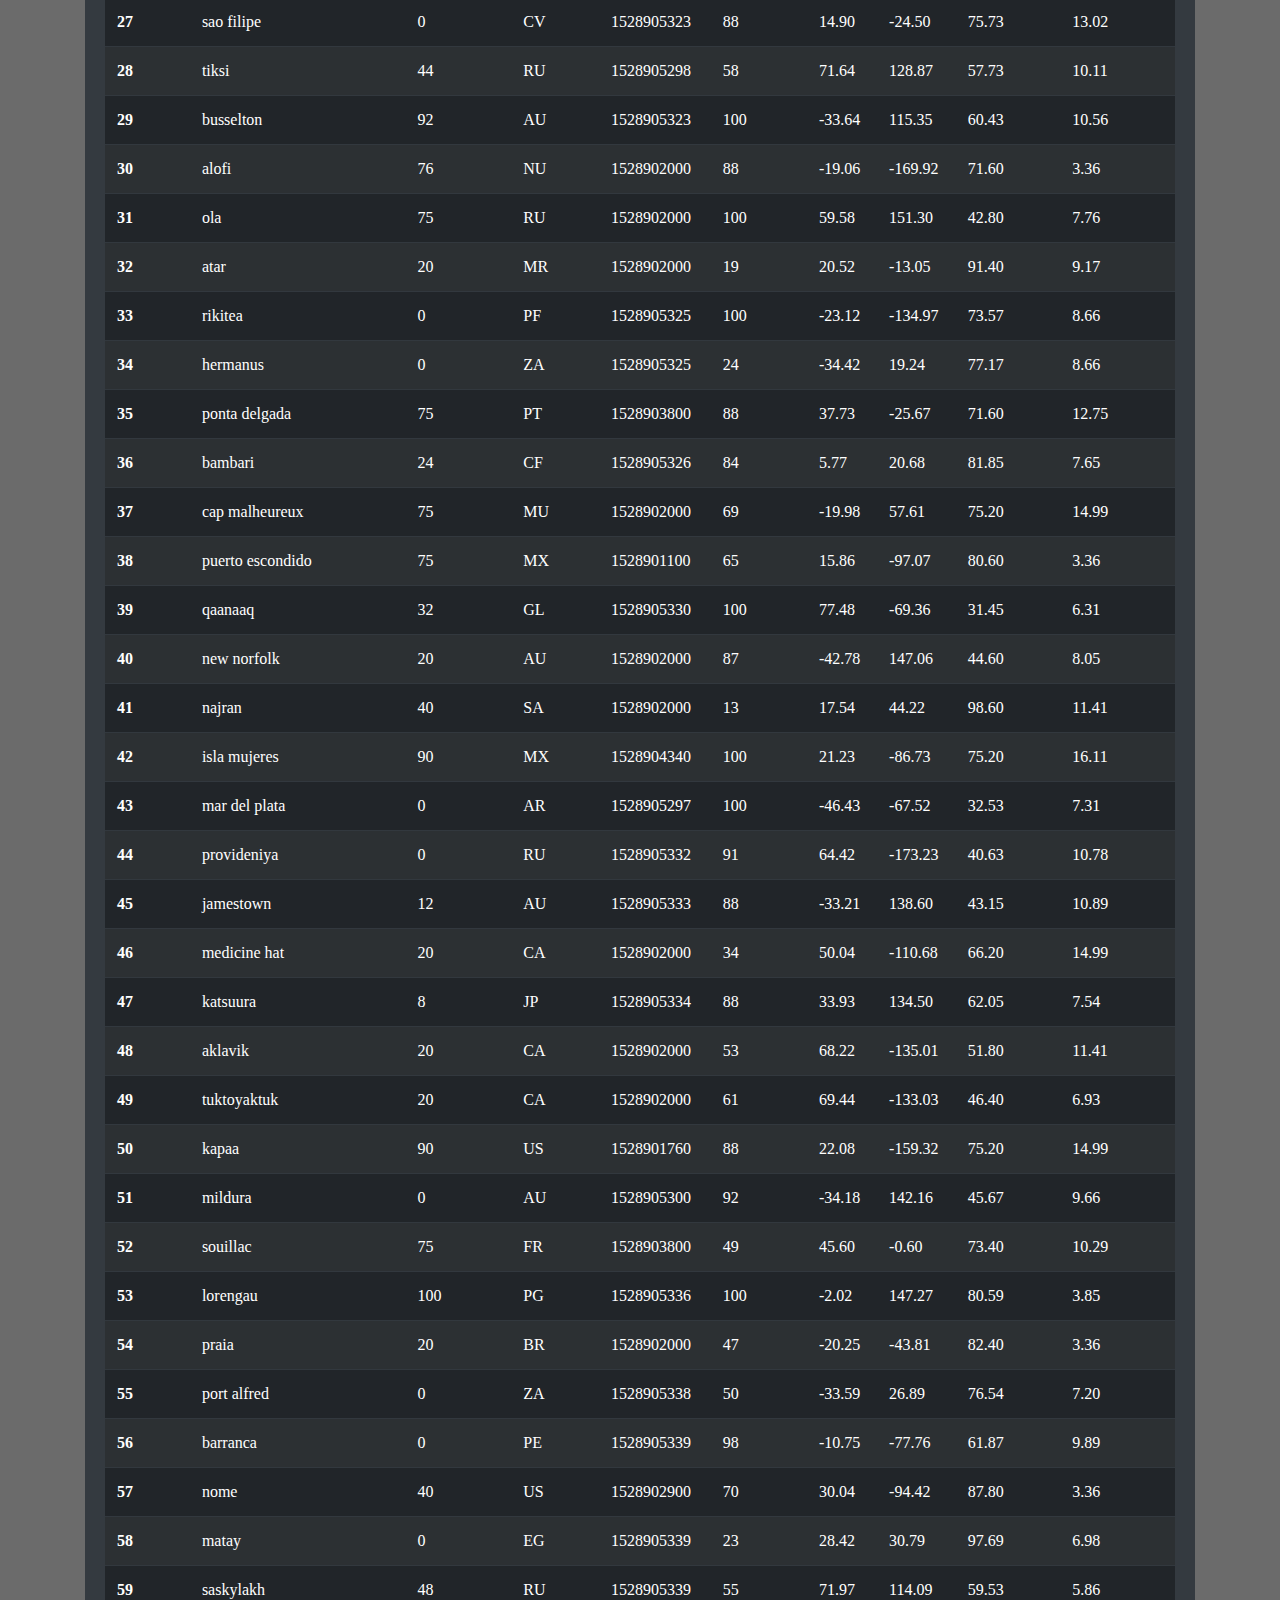
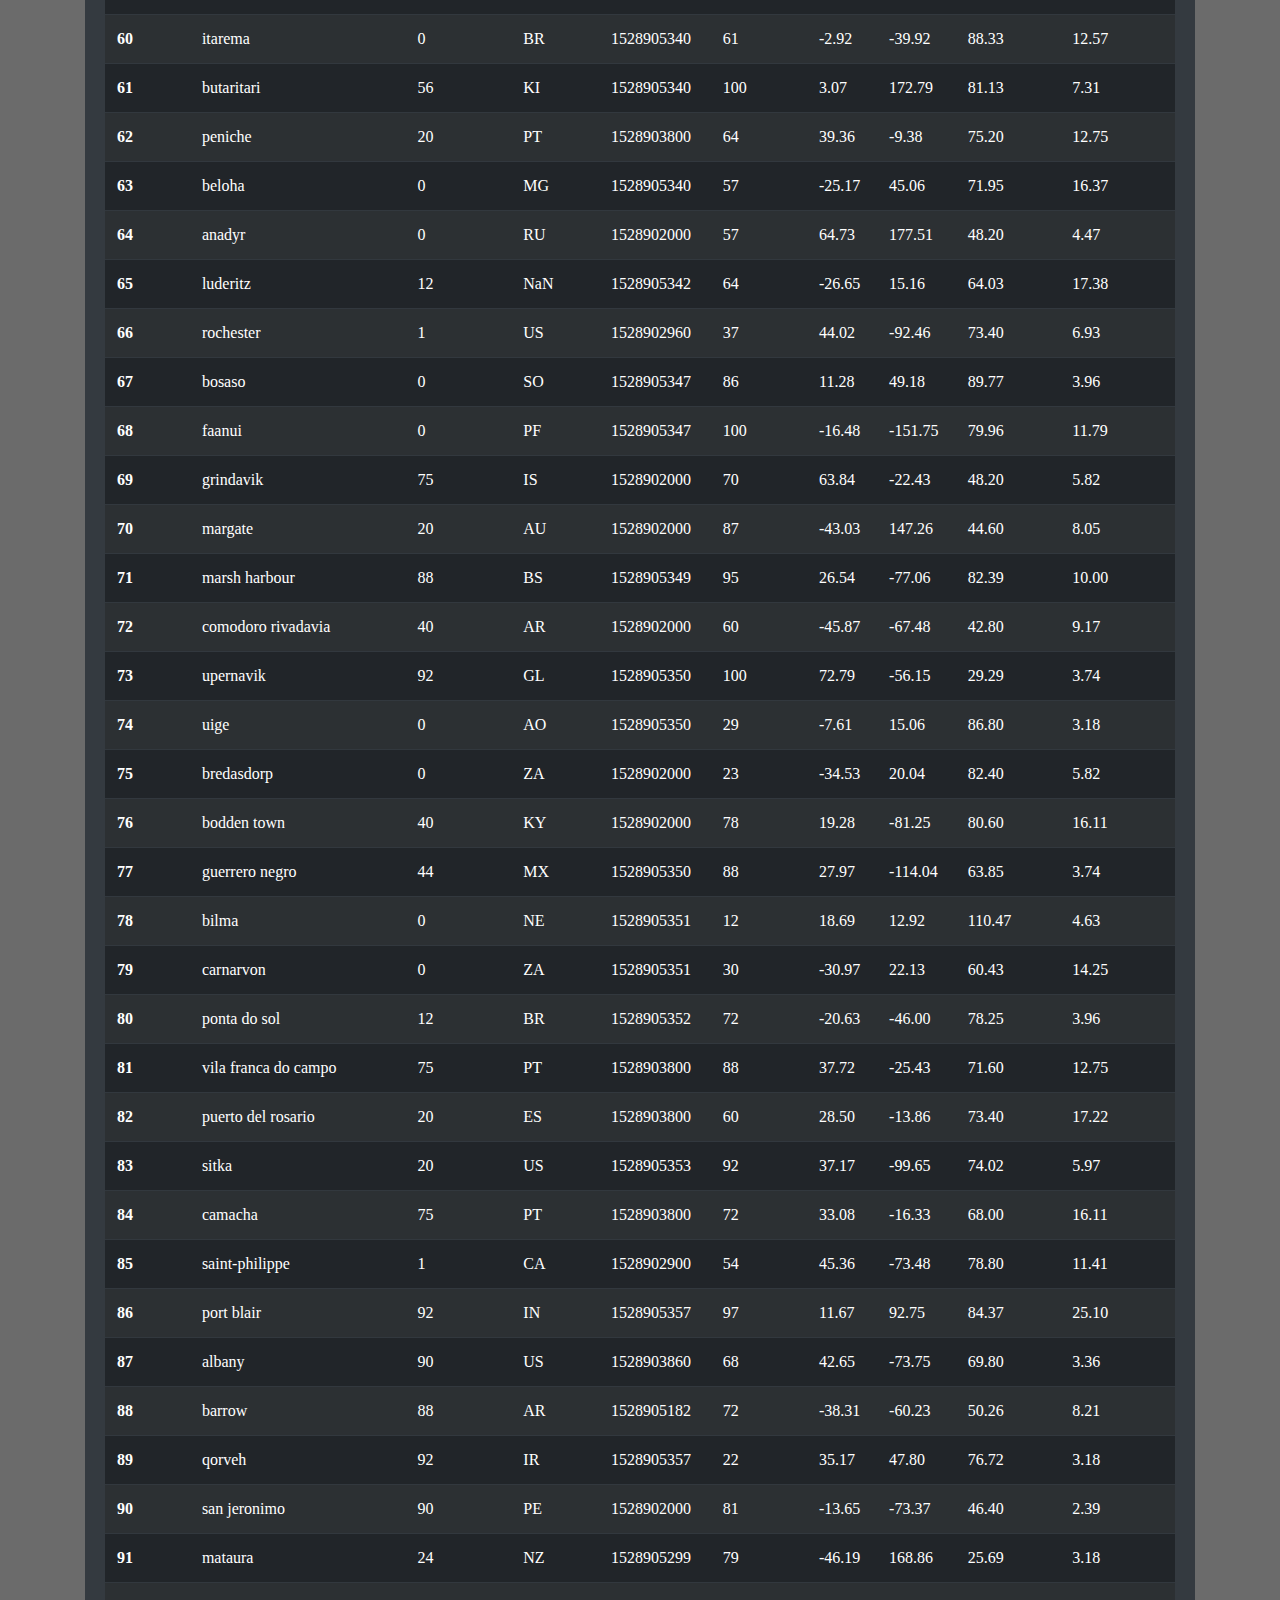
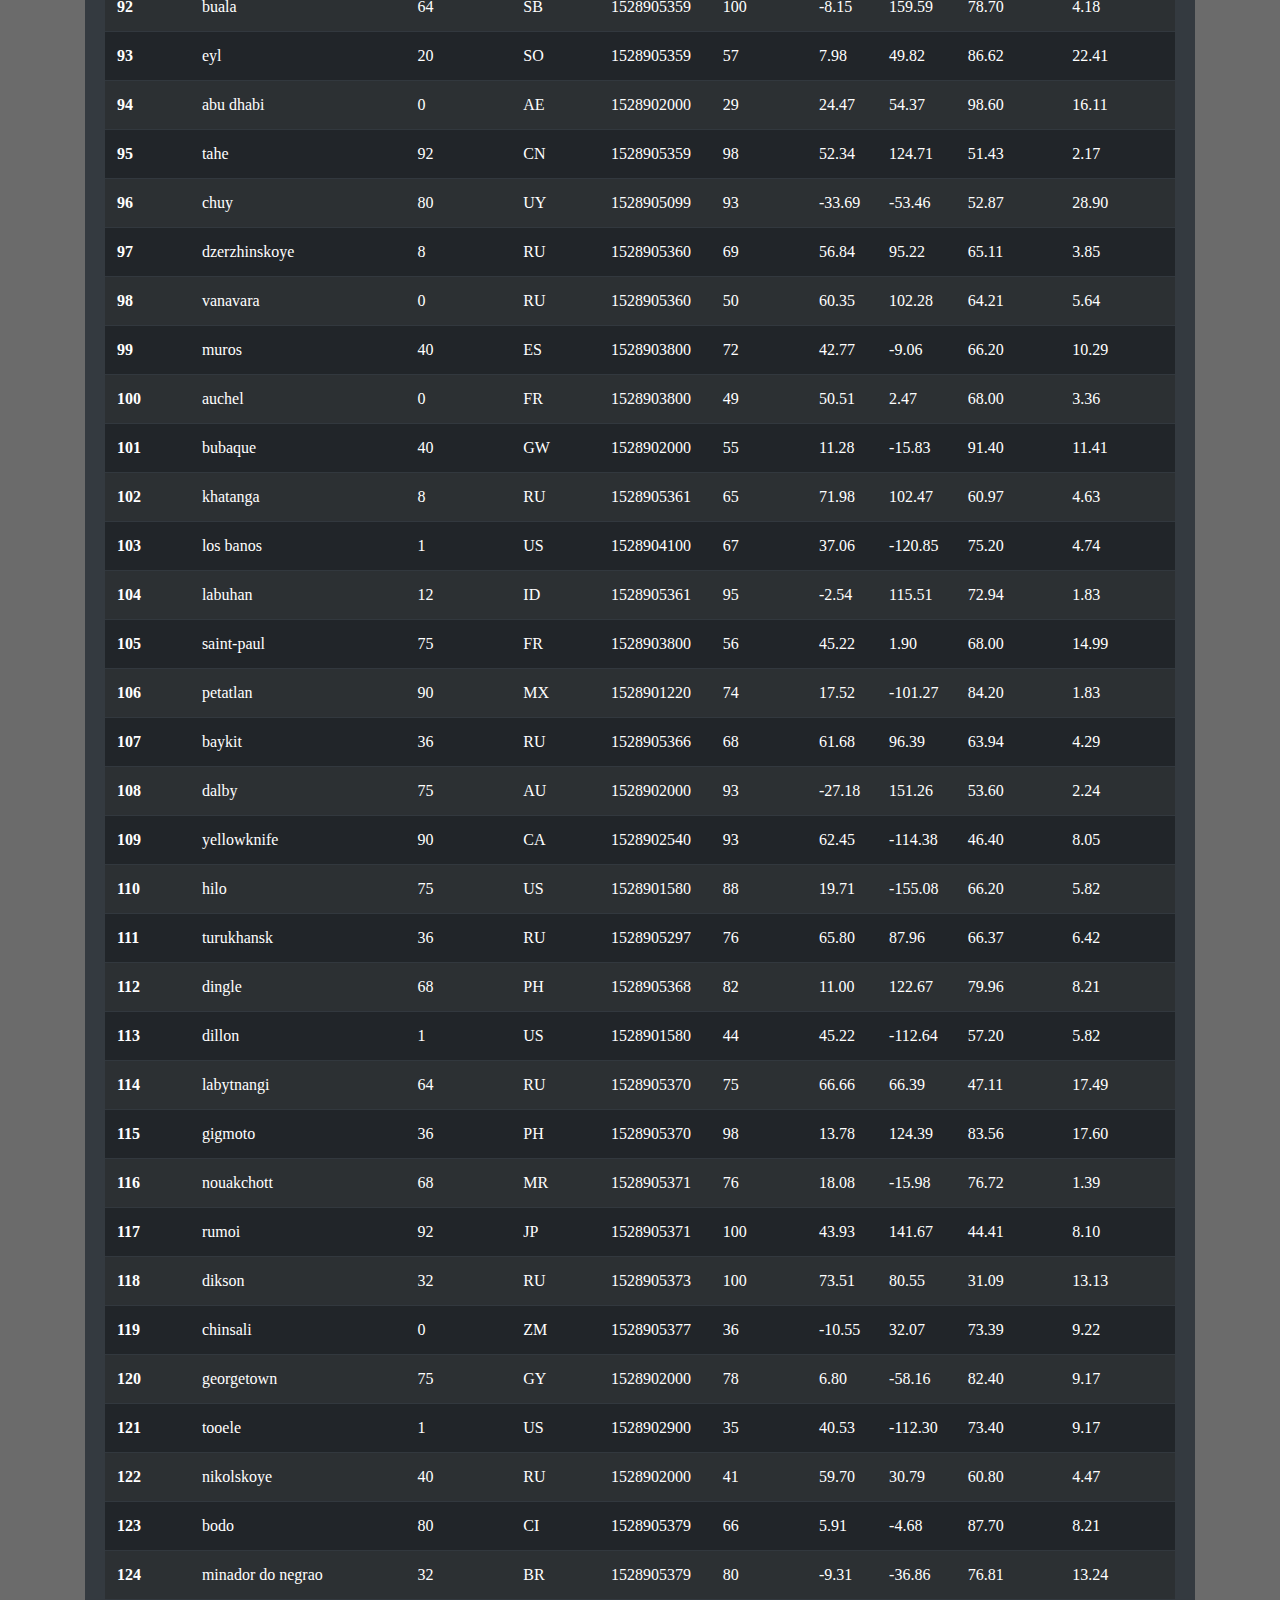
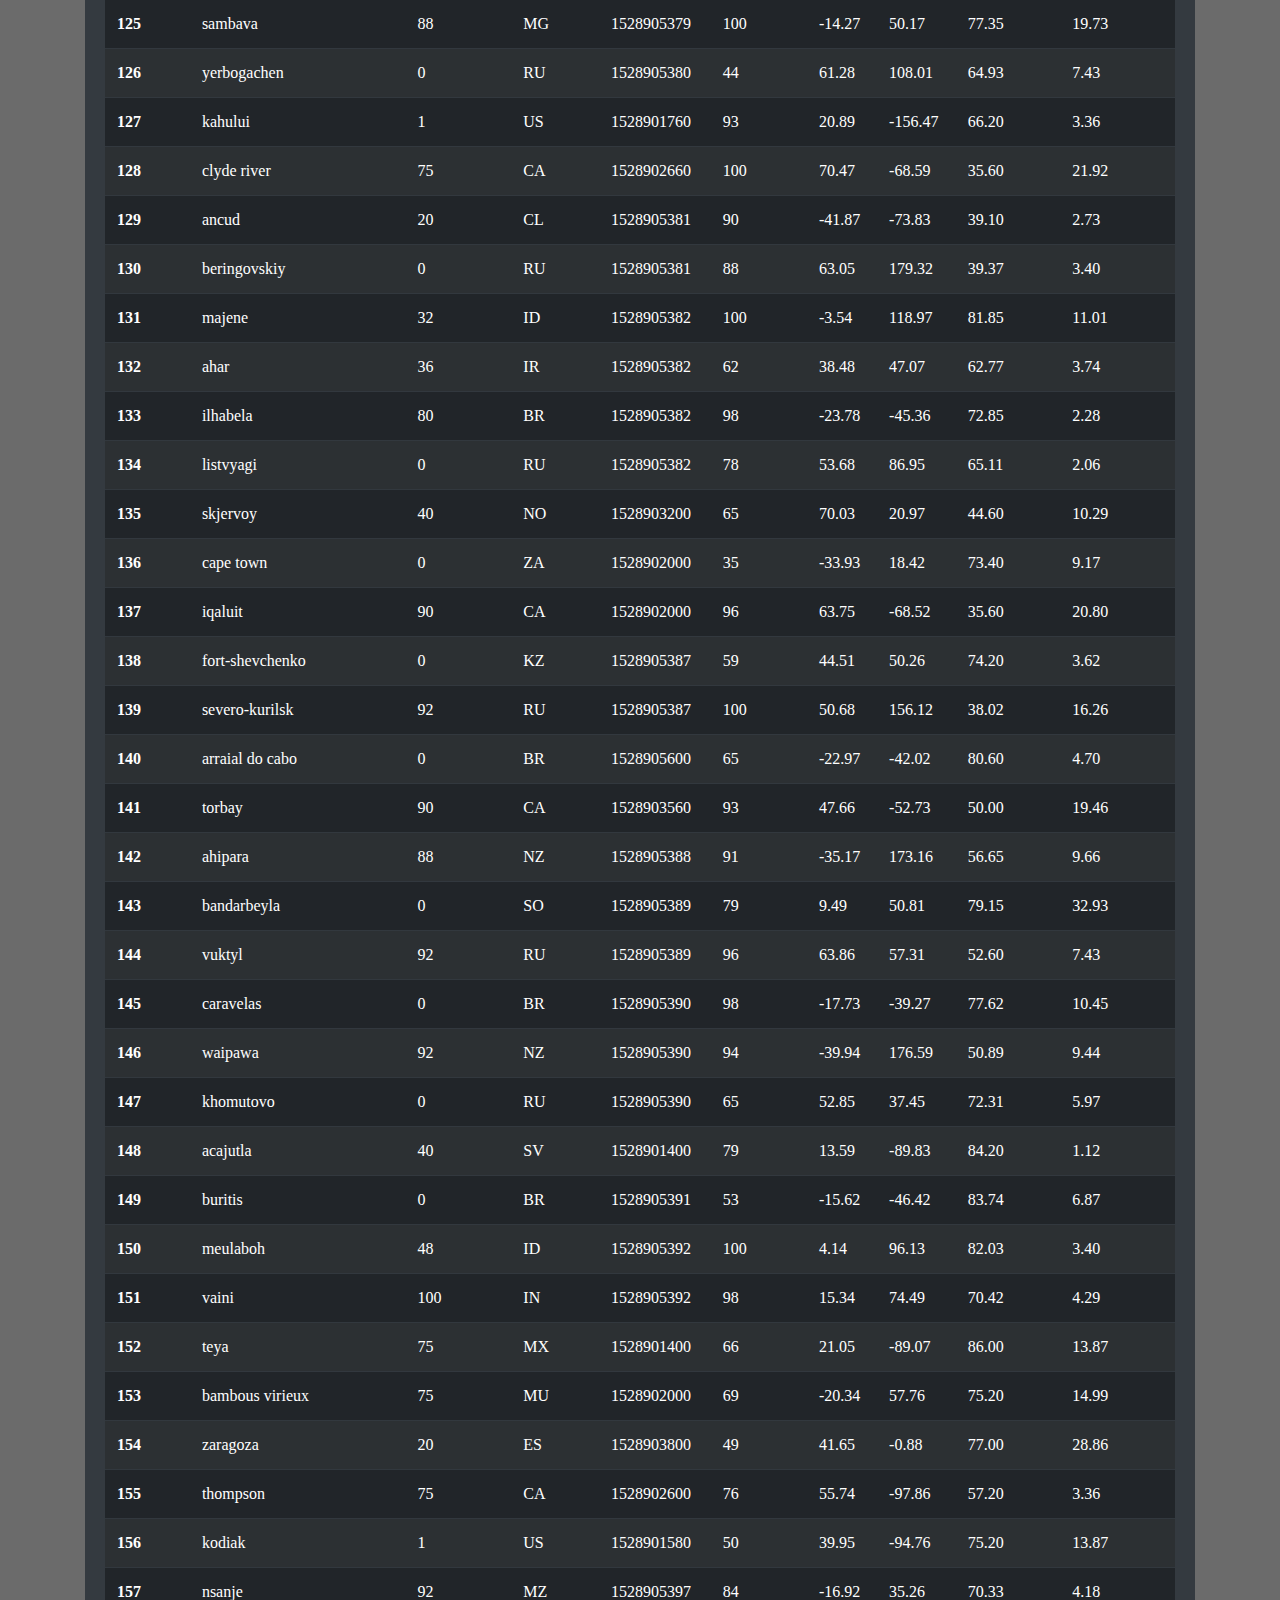
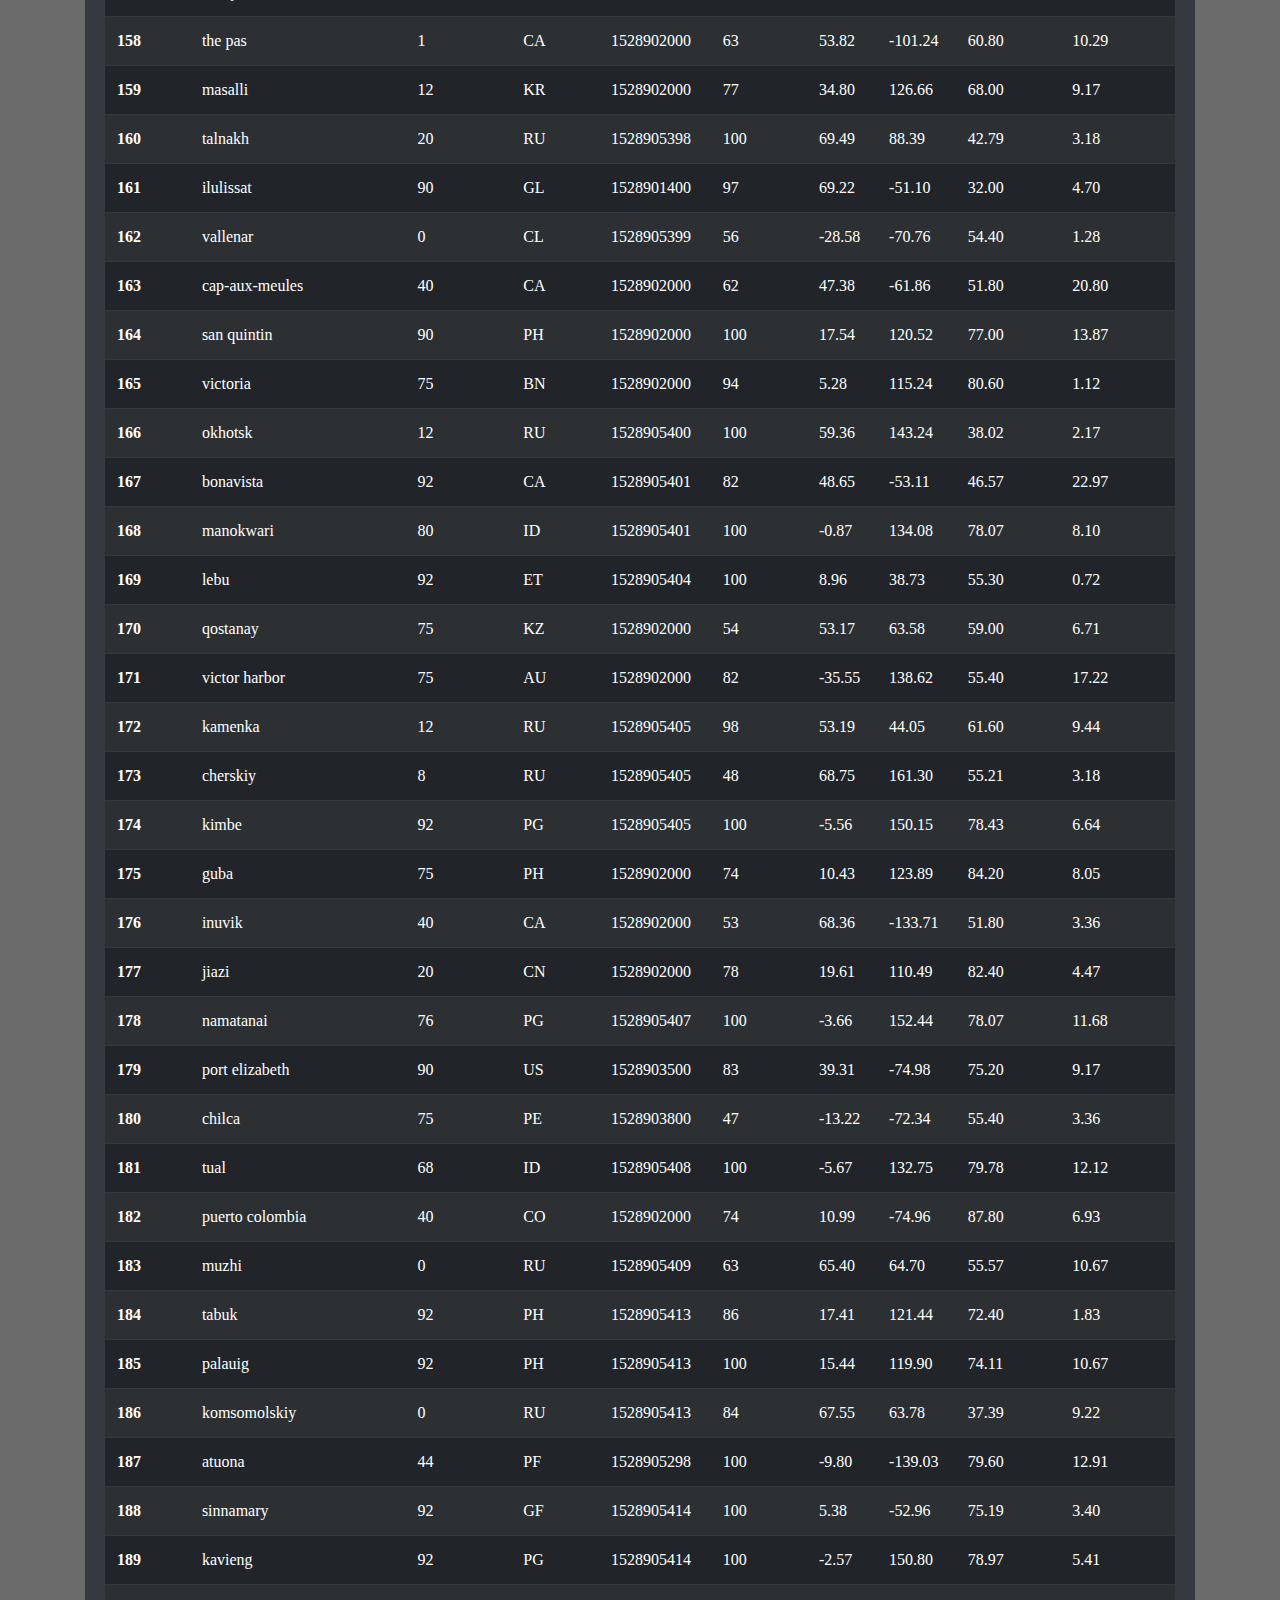
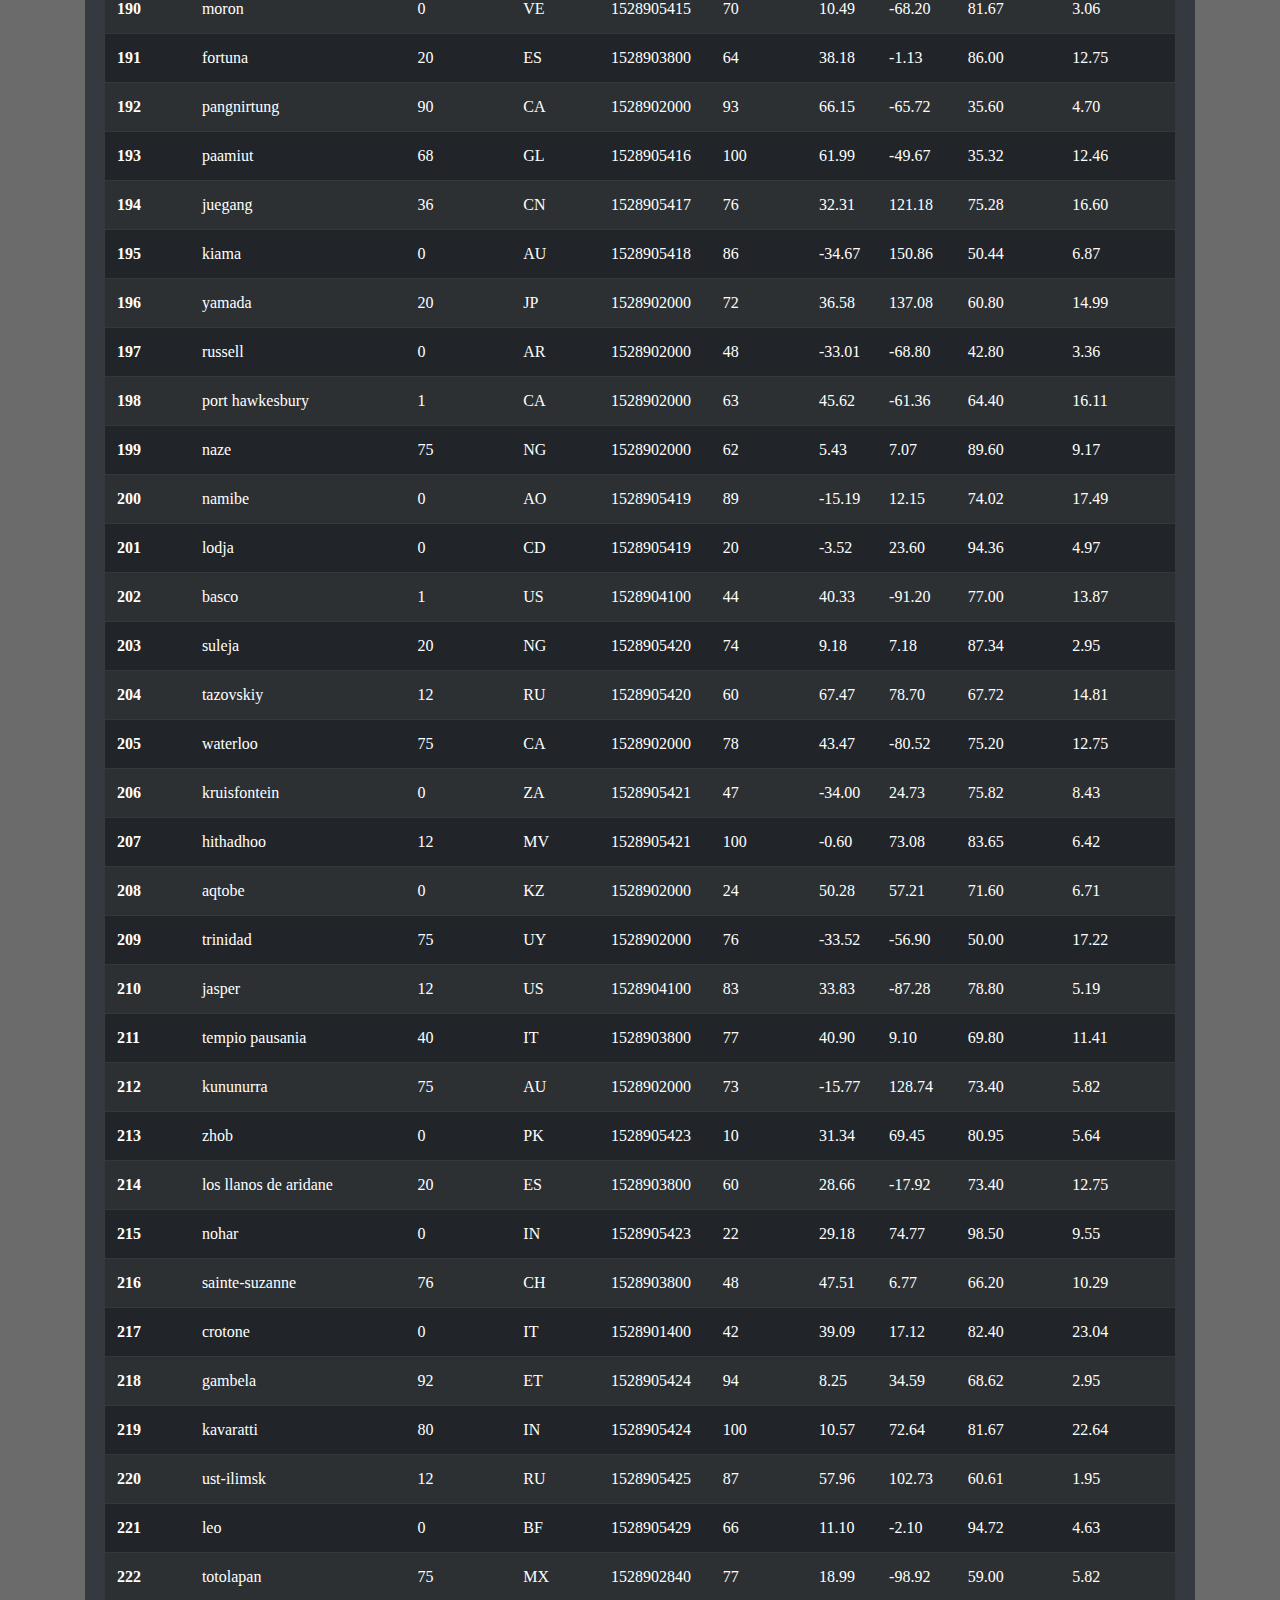
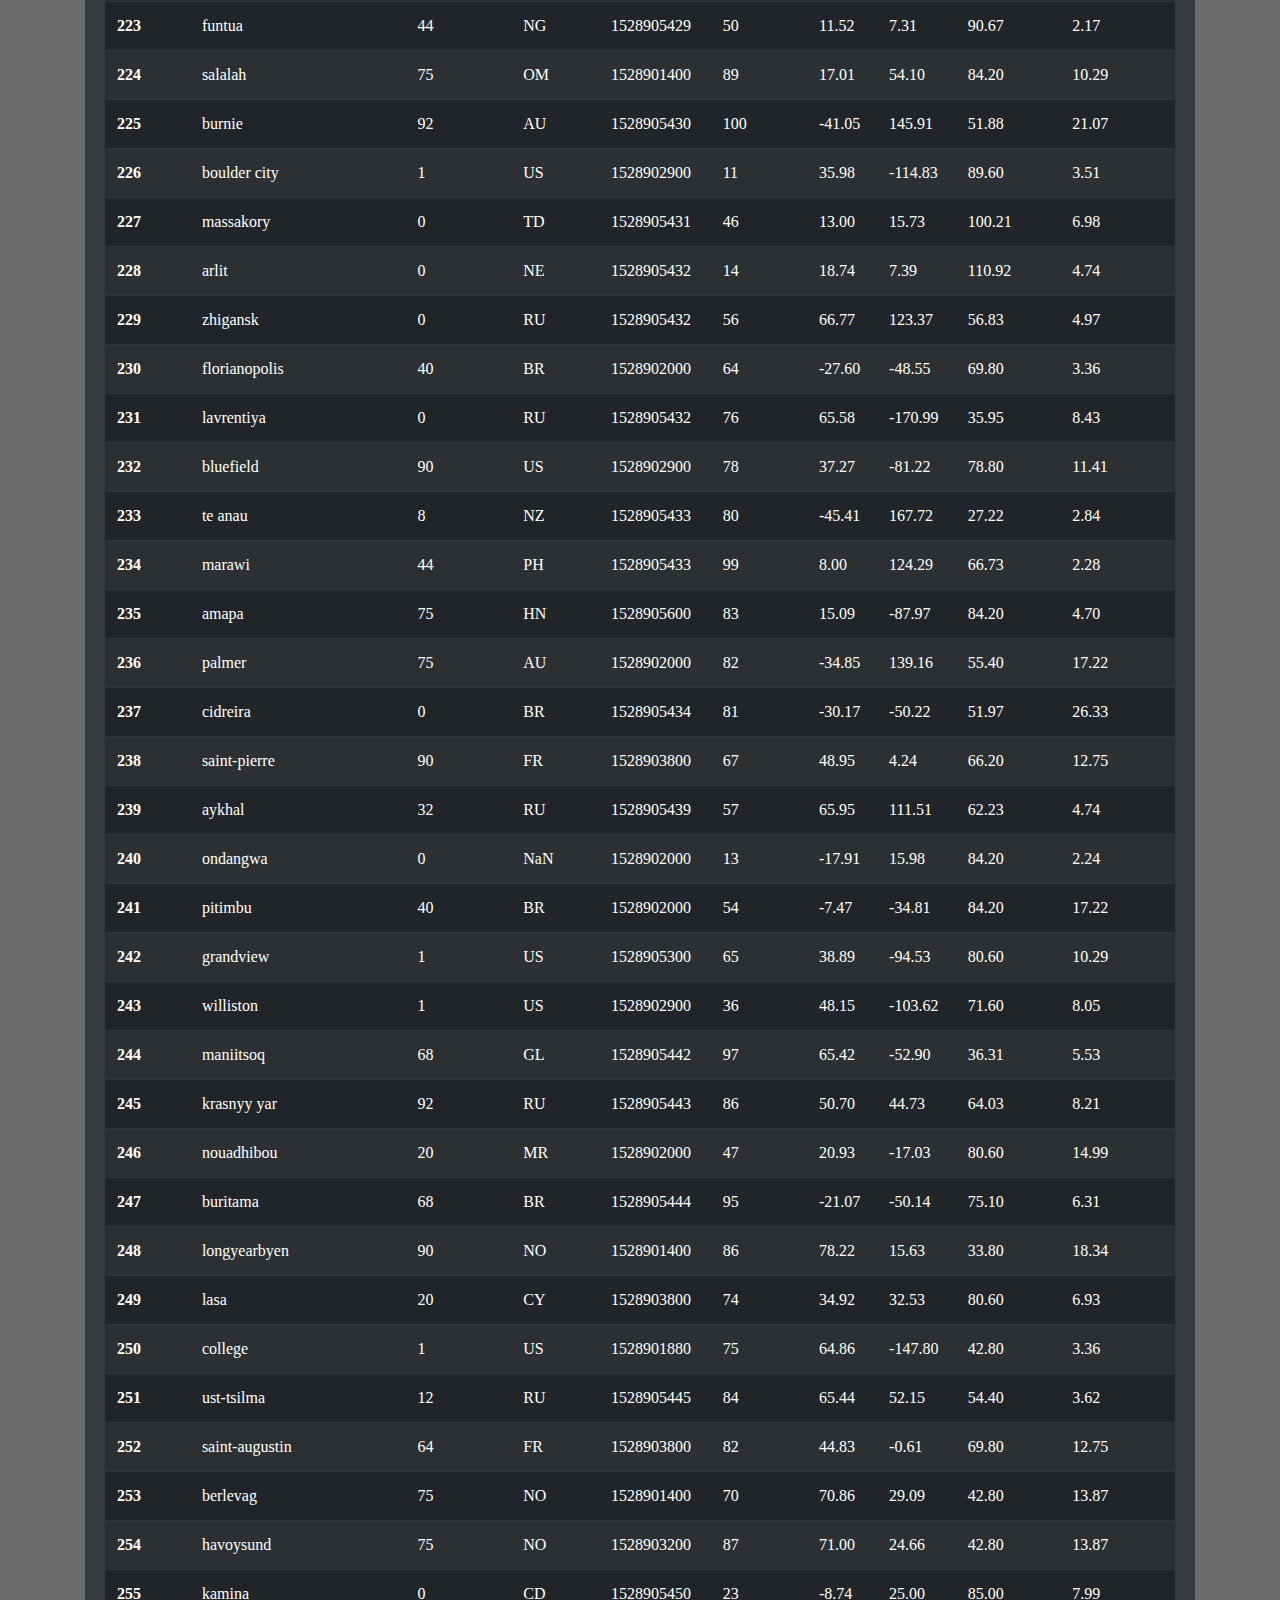
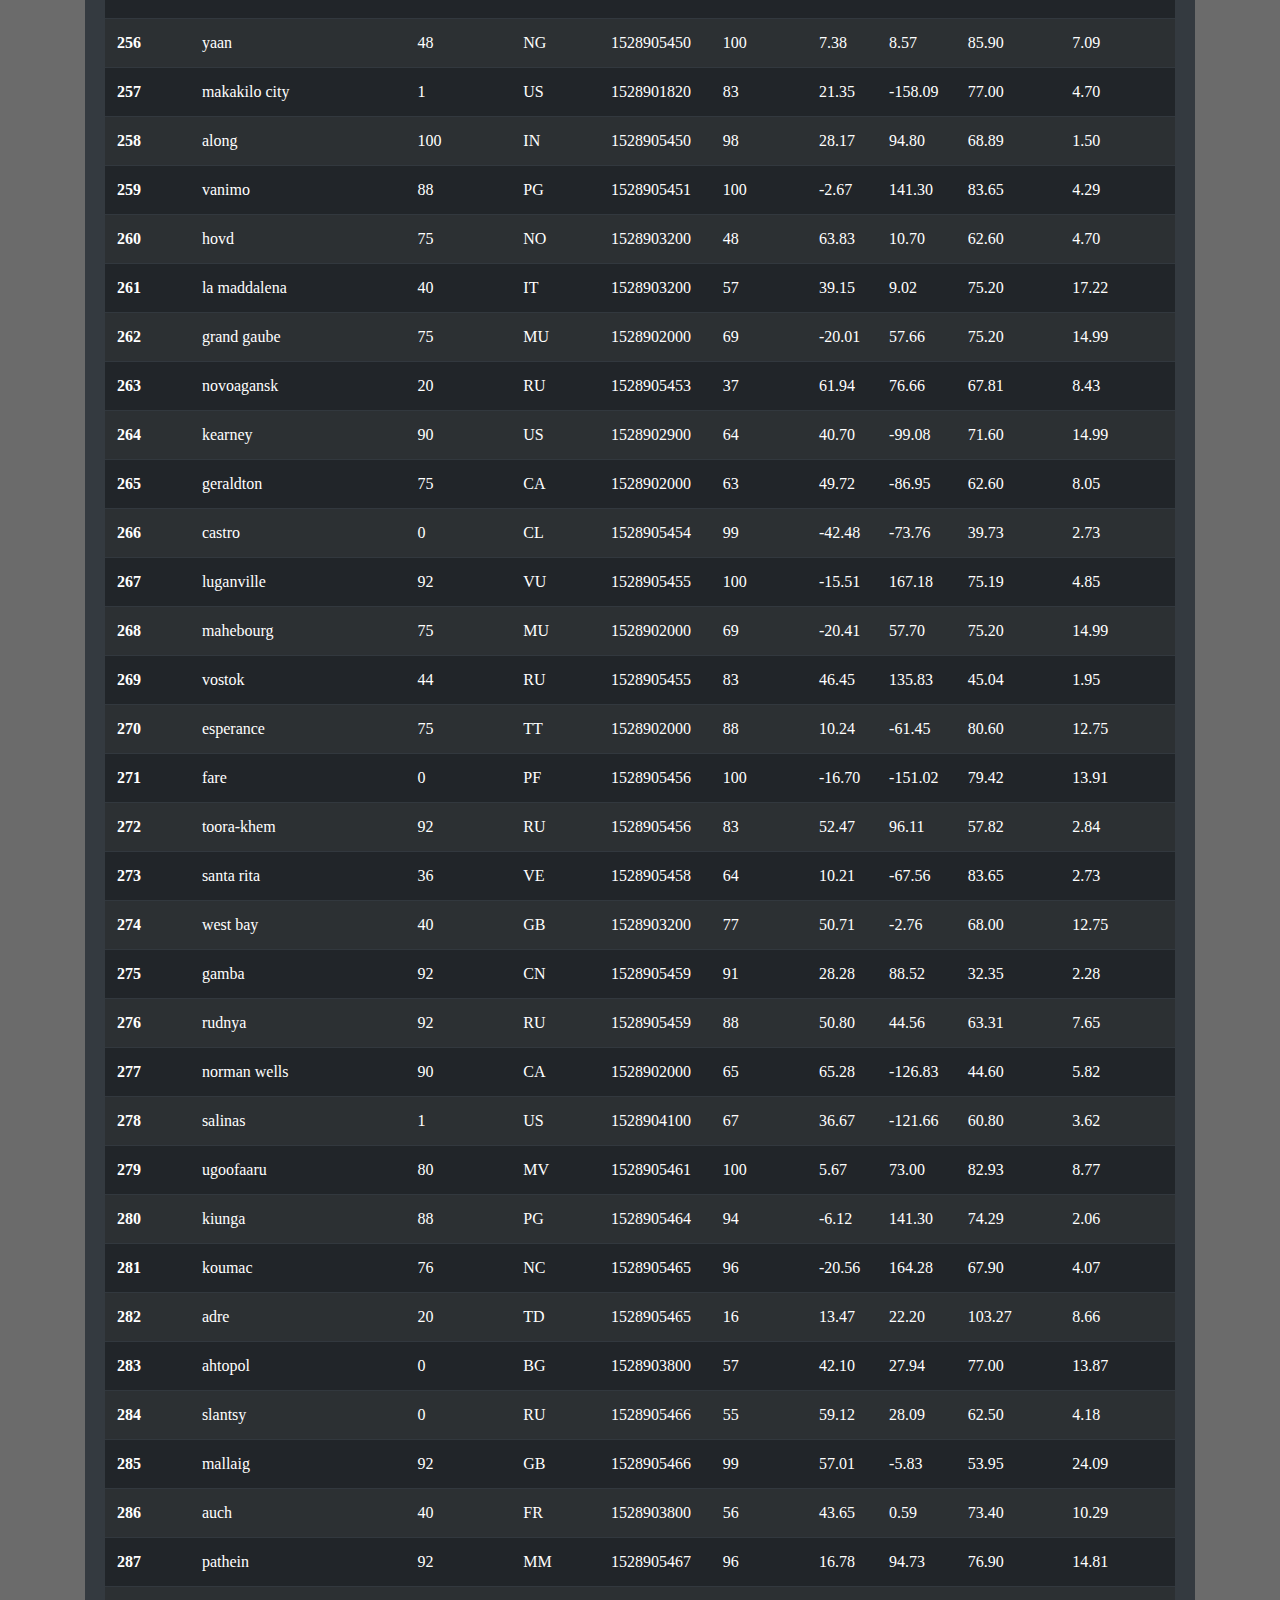
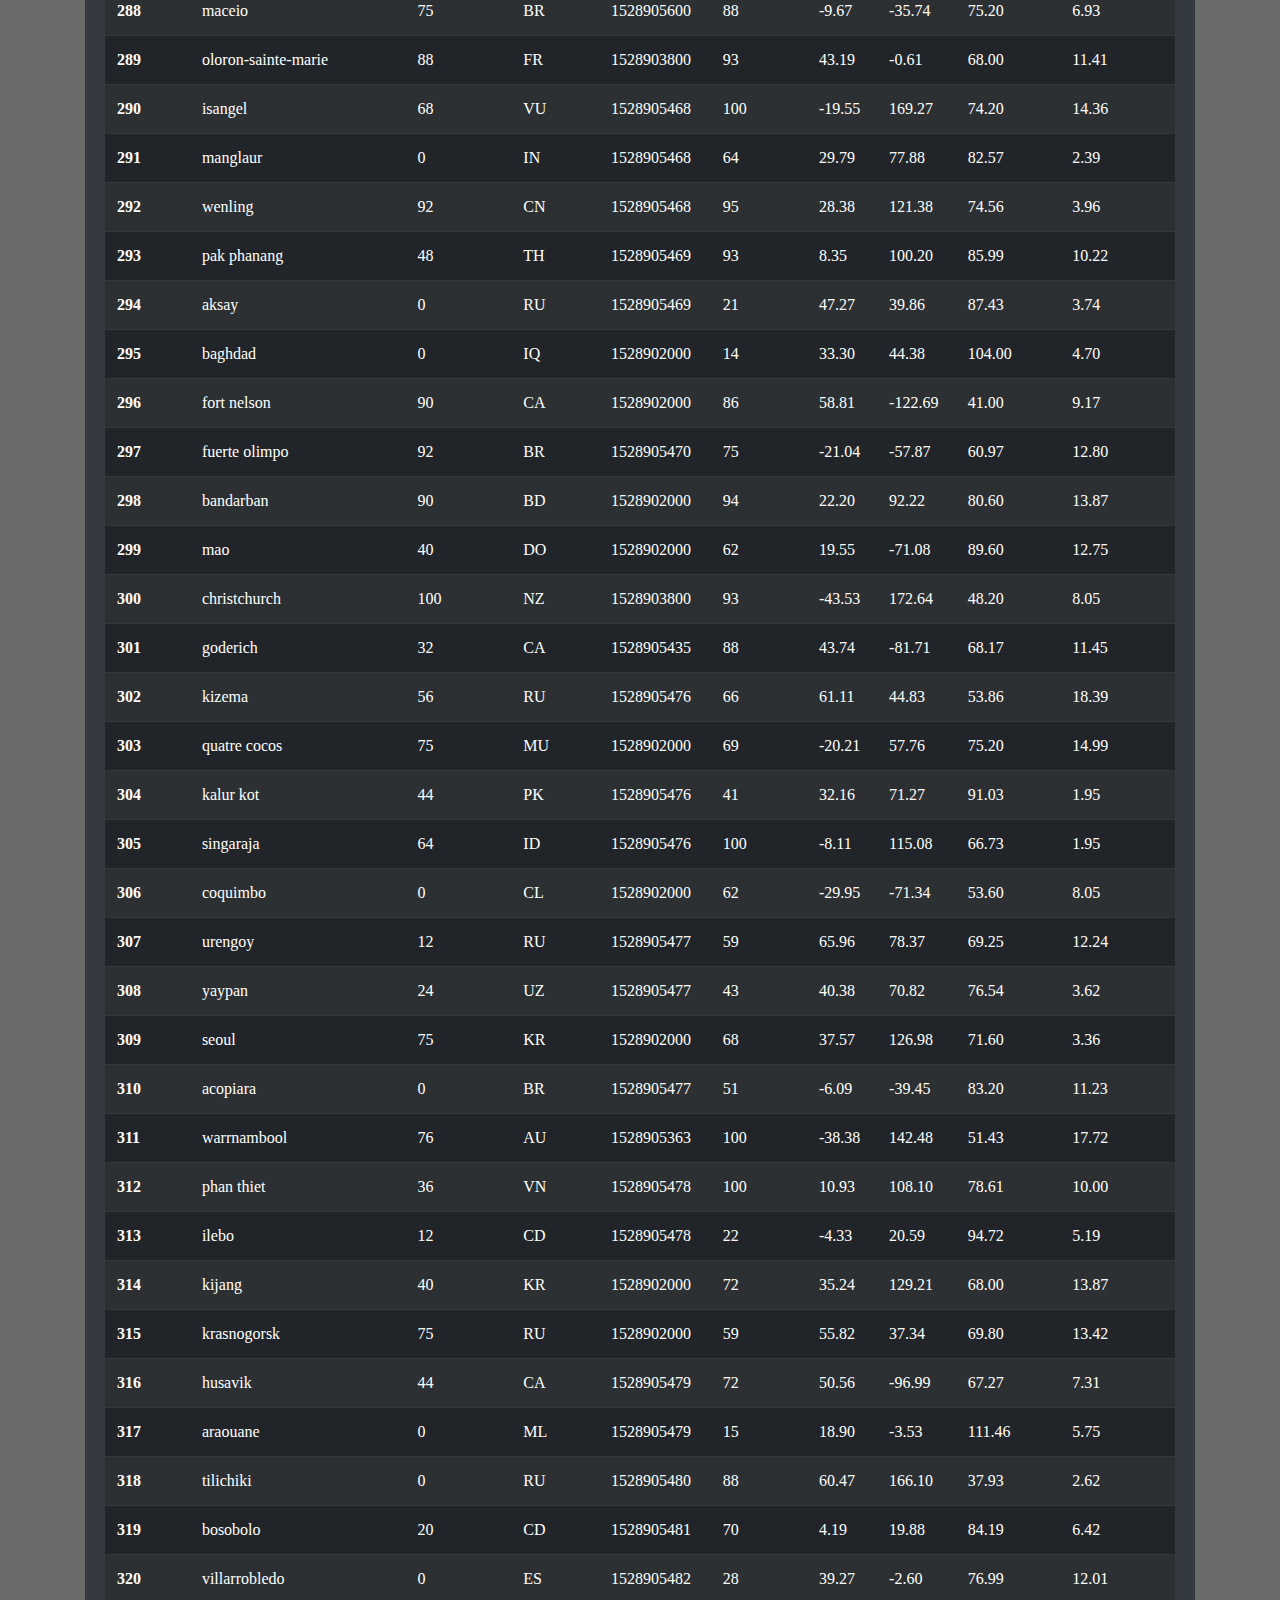
<file: pages/Data.html>
<!DOCTYPE html>
<html lang="en">
<head>
    <meta charset="UTF-8">
    <meta name="viewport" content="width=device-width, initial-scale=1.0">
    <meta http-equiv="X-UA-Compatible" content="ie=edge">
    <title>Latitude</title>
    <link rel="stylesheet" href="https://maxcdn.bootstrapcdn.com/bootstrap/4.0.0/css/bootstrap.min.css">
    <link rel="stylesheet" href="https://njneubauer.github.io/web-design-challenge/css/data.css">
</head>
  <body>
        <nav class="navbar navbar-expand-lg navbar-dark bg-dark">
              <a class="navbar-brand" href="https://njneubauer.github.io/web-design-challenge/index.html">Latitude</a>
            <button class="navbar-toggler" type="button" data-toggle="collapse" data-target="#navbarNavDropdown" aria-controls="navbarNavDropdown" aria-expanded="false" aria-label="Toggle navigation">
              <span class="navbar-toggler-icon"></span>
            </button>
            <div class="collapse navbar-collapse" id="navbarNavDropdown">
              <ul class="navbar-nav m1-auto">
                <li class="nav-item dropdown">
                    <a class="nav-link dropdown-toggle" href="#" id="navbarDropdownMenuLink" data-toggle="dropdown" aria-haspopup="true" aria-expanded="false">
                      Plots
                    </a>
                    <div class="dropdown-menu" aria-labelledby="navbarDropdownMenuLink">
                      <a class="dropdown-item" href="https://njneubauer.github.io/web-design-challenge/pages/Max_Temperature.html">Max Temperature</a>
                      <a class="dropdown-item" href="https://njneubauer.github.io/web-design-challenge/pages/Humidity.html">Humidity</a>
                      <a class="dropdown-item" href="https://njneubauer.github.io/web-design-challenge/pages/Cloudiness.html">Cloudiness</a>
                      <a class="dropdown-item" href="https://njneubauer.github.io/web-design-challenge/pages/Wind_Speed.html">Wind Speed</a>
                    </div>
                  </li>
                <li class="nav-item">
                  <a class="nav-link" href="https://njneubauer.github.io/web-design-challenge/pages/Comparison.html">Comparison <span class="sr-only">(current)</span></a>
                </li>
                <li class="nav-item active">
                  <a class="nav-link" href="https://njneubauer.github.io/web-design-challenge/pages/Data.html">Data</a>
                </li>
              </ul>
            </div>
          </nav>

        <div class="container">
          <div class="jumbotron bg-dark">
            <div class="container">
              <h1 class="display-4">Data</h1>
              <hr class="my3">
              <p class="lead">The following table includes all of the data used for plotting during this project.</p>

              <div class="table-responsive-xl">
                <table class="table table-striped table-dark table-hover">
                  <thead>
                    <tr style="text-align: left;">
                      <th>City_ID</th>
                      <th>City</th>
                      <th>Cloudiness</th>
                      <th>Country</th>
                      <th>Date</th>
                      <th>Humidity</th>
                      <th>Lat</th>
                      <th>Lng</th>
                      <th>Max Temp</th>
                      <th>Wind Speed</th>
                    </tr>
                  </thead>
                  <tbody>
                    <tr>
                      <th>0</th>
                      <td>jacareacanga</td>
                      <td>0</td>
                      <td>BR</td>
                      <td>1528902000</td>
                      <td>62</td>
                      <td>-6.22</td>
                      <td>-57.76</td>
                      <td>89.60</td>
                      <td>6.93</td>
                    </tr>
                    <tr>
                      <th>1</th>
                      <td>kaitangata</td>
                      <td>100</td>
                      <td>NZ</td>
                      <td>1528905304</td>
                      <td>94</td>
                      <td>-46.28</td>
                      <td>169.85</td>
                      <td>42.61</td>
                      <td>5.64</td>
                    </tr>
                    <tr>
                      <th>2</th>
                      <td>goulburn</td>
                      <td>20</td>
                      <td>AU</td>
                      <td>1528905078</td>
                      <td>91</td>
                      <td>-34.75</td>
                      <td>149.72</td>
                      <td>44.32</td>
                      <td>10.11</td>
                    </tr>
                    <tr>
                      <th>3</th>
                      <td>lata</td>
                      <td>76</td>
                      <td>IN</td>
                      <td>1528905305</td>
                      <td>89</td>
                      <td>30.78</td>
                      <td>78.62</td>
                      <td>59.89</td>
                      <td>0.94</td>
                    </tr>
                    <tr>
                      <th>4</th>
                      <td>chokurdakh</td>
                      <td>0</td>
                      <td>RU</td>
                      <td>1528905306</td>
                      <td>88</td>
                      <td>70.62</td>
                      <td>147.90</td>
                      <td>32.17</td>
                      <td>2.95</td>
                    </tr>
                    <tr>
                      <th>5</th>
                      <td>martyush</td>
                      <td>92</td>
                      <td>RU</td>
                      <td>1528905306</td>
                      <td>94</td>
                      <td>56.40</td>
                      <td>61.89</td>
                      <td>55.03</td>
                      <td>9.33</td>
                    </tr>
                    <tr>
                      <th>6</th>
                      <td>hobart</td>
                      <td>20</td>
                      <td>AU</td>
                      <td>1528902000</td>
                      <td>87</td>
                      <td>-42.88</td>
                      <td>147.33</td>
                      <td>44.60</td>
                      <td>8.05</td>
                    </tr>
                    <tr>
                      <th>7</th>
                      <td>broken hill</td>
                      <td>0</td>
                      <td>AU</td>
                      <td>1528905311</td>
                      <td>88</td>
                      <td>-31.97</td>
                      <td>141.45</td>
                      <td>44.50</td>
                      <td>7.31</td>
                    </tr>
                    <tr>
                      <th>8</th>
                      <td>harnosand</td>
                      <td>0</td>
                      <td>SE</td>
                      <td>1528903200</td>
                      <td>44</td>
                      <td>62.63</td>
                      <td>17.94</td>
                      <td>60.80</td>
                      <td>13.87</td>
                    </tr>
                    <tr>
                      <th>9</th>
                      <td>tuatapere</td>
                      <td>0</td>
                      <td>NZ</td>
                      <td>1528905312</td>
                      <td>100</td>
                      <td>-46.13</td>
                      <td>167.69</td>
                      <td>38.92</td>
                      <td>3.40</td>
                    </tr>
                    <tr>
                      <th>10</th>
                      <td>puerto ayora</td>
                      <td>90</td>
                      <td>EC</td>
                      <td>1528902000</td>
                      <td>69</td>
                      <td>-0.74</td>
                      <td>-90.35</td>
                      <td>77.00</td>
                      <td>13.87</td>
                    </tr>
                    <tr>
                      <th>11</th>
                      <td>havre-saint-pierre</td>
                      <td>75</td>
                      <td>CA</td>
                      <td>1528902000</td>
                      <td>58</td>
                      <td>50.23</td>
                      <td>-63.60</td>
                      <td>53.60</td>
                      <td>19.46</td>
                    </tr>
                    <tr>
                      <th>12</th>
                      <td>punta arenas</td>
                      <td>0</td>
                      <td>CL</td>
                      <td>1528902000</td>
                      <td>100</td>
                      <td>-53.16</td>
                      <td>-70.91</td>
                      <td>35.60</td>
                      <td>9.17</td>
                    </tr>
                    <tr>
                      <th>13</th>
                      <td>tasiilaq</td>
                      <td>75</td>
                      <td>GL</td>
                      <td>1528901400</td>
                      <td>60</td>
                      <td>65.61</td>
                      <td>-37.64</td>
                      <td>39.20</td>
                      <td>2.24</td>
                    </tr>
                    <tr>
                      <th>14</th>
                      <td>chapais</td>
                      <td>40</td>
                      <td>CA</td>
                      <td>1528902000</td>
                      <td>38</td>
                      <td>49.78</td>
                      <td>-74.86</td>
                      <td>59.00</td>
                      <td>10.29</td>
                    </tr>
                    <tr>
                      <th>15</th>
                      <td>avarua</td>
                      <td>40</td>
                      <td>CK</td>
                      <td>1528902000</td>
                      <td>56</td>
                      <td>-21.21</td>
                      <td>-159.78</td>
                      <td>73.40</td>
                      <td>10.29</td>
                    </tr>
                    <tr>
                      <th>16</th>
                      <td>hofn</td>
                      <td>75</td>
                      <td>IS</td>
                      <td>1528902000</td>
                      <td>87</td>
                      <td>64.25</td>
                      <td>-15.21</td>
                      <td>51.80</td>
                      <td>8.05</td>
                    </tr>
                    <tr>
                      <th>17</th>
                      <td>yukamenskoye</td>
                      <td>92</td>
                      <td>RU</td>
                      <td>1528905315</td>
                      <td>98</td>
                      <td>57.89</td>
                      <td>52.24</td>
                      <td>56.65</td>
                      <td>10.22</td>
                    </tr>
                    <tr>
                      <th>18</th>
                      <td>khandbari</td>
                      <td>80</td>
                      <td>NP</td>
                      <td>1528905315</td>
                      <td>67</td>
                      <td>27.38</td>
                      <td>87.21</td>
                      <td>44.59</td>
                      <td>1.39</td>
                    </tr>
                    <tr>
                      <th>19</th>
                      <td>bethel</td>
                      <td>1</td>
                      <td>US</td>
                      <td>1528901580</td>
                      <td>93</td>
                      <td>60.79</td>
                      <td>-161.76</td>
                      <td>44.60</td>
                      <td>8.05</td>
                    </tr>
                    <tr>
                      <th>20</th>
                      <td>ushuaia</td>
                      <td>75</td>
                      <td>AR</td>
                      <td>1528902000</td>
                      <td>64</td>
                      <td>-54.81</td>
                      <td>-68.31</td>
                      <td>41.00</td>
                      <td>3.36</td>
                    </tr>
                    <tr>
                      <th>21</th>
                      <td>east london</td>
                      <td>0</td>
                      <td>ZA</td>
                      <td>1528902000</td>
                      <td>37</td>
                      <td>-33.02</td>
                      <td>27.91</td>
                      <td>69.80</td>
                      <td>5.82</td>
                    </tr>
                    <tr>
                      <th>22</th>
                      <td>bluff</td>
                      <td>76</td>
                      <td>AU</td>
                      <td>1528905321</td>
                      <td>76</td>
                      <td>-23.58</td>
                      <td>149.07</td>
                      <td>61.96</td>
                      <td>4.74</td>
                    </tr>
                    <tr>
                      <th>23</th>
                      <td>mount isa</td>
                      <td>75</td>
                      <td>AU</td>
                      <td>1528902000</td>
                      <td>100</td>
                      <td>-20.73</td>
                      <td>139.49</td>
                      <td>64.40</td>
                      <td>3.29</td>
                    </tr>
                    <tr>
                      <th>24</th>
                      <td>pevek</td>
                      <td>0</td>
                      <td>RU</td>
                      <td>1528905321</td>
                      <td>71</td>
                      <td>69.70</td>
                      <td>170.27</td>
                      <td>36.94</td>
                      <td>6.98</td>
                    </tr>
                    <tr>
                      <th>25</th>
                      <td>gao</td>
                      <td>24</td>
                      <td>ML</td>
                      <td>1528905321</td>
                      <td>16</td>
                      <td>16.28</td>
                      <td>-0.04</td>
                      <td>110.02</td>
                      <td>4.97</td>
                    </tr>
                    <tr>
                      <th>26</th>
                      <td>cabo san lucas</td>
                      <td>75</td>
                      <td>MX</td>
                      <td>1528901160</td>
                      <td>74</td>
                      <td>22.89</td>
                      <td>-109.91</td>
                      <td>84.20</td>
                      <td>10.29</td>
                    </tr>
                    <tr>
                      <th>27</th>
                      <td>sao filipe</td>
                      <td>0</td>
                      <td>CV</td>
                      <td>1528905323</td>
                      <td>88</td>
                      <td>14.90</td>
                      <td>-24.50</td>
                      <td>75.73</td>
                      <td>13.02</td>
                    </tr>
                    <tr>
                      <th>28</th>
                      <td>tiksi</td>
                      <td>44</td>
                      <td>RU</td>
                      <td>1528905298</td>
                      <td>58</td>
                      <td>71.64</td>
                      <td>128.87</td>
                      <td>57.73</td>
                      <td>10.11</td>
                    </tr>
                    <tr>
                      <th>29</th>
                      <td>busselton</td>
                      <td>92</td>
                      <td>AU</td>
                      <td>1528905323</td>
                      <td>100</td>
                      <td>-33.64</td>
                      <td>115.35</td>
                      <td>60.43</td>
                      <td>10.56</td>
                    </tr>
                    <tr>
                      <th>30</th>
                      <td>alofi</td>
                      <td>76</td>
                      <td>NU</td>
                      <td>1528902000</td>
                      <td>88</td>
                      <td>-19.06</td>
                      <td>-169.92</td>
                      <td>71.60</td>
                      <td>3.36</td>
                    </tr>
                    <tr>
                      <th>31</th>
                      <td>ola</td>
                      <td>75</td>
                      <td>RU</td>
                      <td>1528902000</td>
                      <td>100</td>
                      <td>59.58</td>
                      <td>151.30</td>
                      <td>42.80</td>
                      <td>7.76</td>
                    </tr>
                    <tr>
                      <th>32</th>
                      <td>atar</td>
                      <td>20</td>
                      <td>MR</td>
                      <td>1528902000</td>
                      <td>19</td>
                      <td>20.52</td>
                      <td>-13.05</td>
                      <td>91.40</td>
                      <td>9.17</td>
                    </tr>
                    <tr>
                      <th>33</th>
                      <td>rikitea</td>
                      <td>0</td>
                      <td>PF</td>
                      <td>1528905325</td>
                      <td>100</td>
                      <td>-23.12</td>
                      <td>-134.97</td>
                      <td>73.57</td>
                      <td>8.66</td>
                    </tr>
                    <tr>
                      <th>34</th>
                      <td>hermanus</td>
                      <td>0</td>
                      <td>ZA</td>
                      <td>1528905325</td>
                      <td>24</td>
                      <td>-34.42</td>
                      <td>19.24</td>
                      <td>77.17</td>
                      <td>8.66</td>
                    </tr>
                    <tr>
                      <th>35</th>
                      <td>ponta delgada</td>
                      <td>75</td>
                      <td>PT</td>
                      <td>1528903800</td>
                      <td>88</td>
                      <td>37.73</td>
                      <td>-25.67</td>
                      <td>71.60</td>
                      <td>12.75</td>
                    </tr>
                    <tr>
                      <th>36</th>
                      <td>bambari</td>
                      <td>24</td>
                      <td>CF</td>
                      <td>1528905326</td>
                      <td>84</td>
                      <td>5.77</td>
                      <td>20.68</td>
                      <td>81.85</td>
                      <td>7.65</td>
                    </tr>
                    <tr>
                      <th>37</th>
                      <td>cap malheureux</td>
                      <td>75</td>
                      <td>MU</td>
                      <td>1528902000</td>
                      <td>69</td>
                      <td>-19.98</td>
                      <td>57.61</td>
                      <td>75.20</td>
                      <td>14.99</td>
                    </tr>
                    <tr>
                      <th>38</th>
                      <td>puerto escondido</td>
                      <td>75</td>
                      <td>MX</td>
                      <td>1528901100</td>
                      <td>65</td>
                      <td>15.86</td>
                      <td>-97.07</td>
                      <td>80.60</td>
                      <td>3.36</td>
                    </tr>
                    <tr>
                      <th>39</th>
                      <td>qaanaaq</td>
                      <td>32</td>
                      <td>GL</td>
                      <td>1528905330</td>
                      <td>100</td>
                      <td>77.48</td>
                      <td>-69.36</td>
                      <td>31.45</td>
                      <td>6.31</td>
                    </tr>
                    <tr>
                      <th>40</th>
                      <td>new norfolk</td>
                      <td>20</td>
                      <td>AU</td>
                      <td>1528902000</td>
                      <td>87</td>
                      <td>-42.78</td>
                      <td>147.06</td>
                      <td>44.60</td>
                      <td>8.05</td>
                    </tr>
                    <tr>
                      <th>41</th>
                      <td>najran</td>
                      <td>40</td>
                      <td>SA</td>
                      <td>1528902000</td>
                      <td>13</td>
                      <td>17.54</td>
                      <td>44.22</td>
                      <td>98.60</td>
                      <td>11.41</td>
                    </tr>
                    <tr>
                      <th>42</th>
                      <td>isla mujeres</td>
                      <td>90</td>
                      <td>MX</td>
                      <td>1528904340</td>
                      <td>100</td>
                      <td>21.23</td>
                      <td>-86.73</td>
                      <td>75.20</td>
                      <td>16.11</td>
                    </tr>
                    <tr>
                      <th>43</th>
                      <td>mar del plata</td>
                      <td>0</td>
                      <td>AR</td>
                      <td>1528905297</td>
                      <td>100</td>
                      <td>-46.43</td>
                      <td>-67.52</td>
                      <td>32.53</td>
                      <td>7.31</td>
                    </tr>
                    <tr>
                      <th>44</th>
                      <td>provideniya</td>
                      <td>0</td>
                      <td>RU</td>
                      <td>1528905332</td>
                      <td>91</td>
                      <td>64.42</td>
                      <td>-173.23</td>
                      <td>40.63</td>
                      <td>10.78</td>
                    </tr>
                    <tr>
                      <th>45</th>
                      <td>jamestown</td>
                      <td>12</td>
                      <td>AU</td>
                      <td>1528905333</td>
                      <td>88</td>
                      <td>-33.21</td>
                      <td>138.60</td>
                      <td>43.15</td>
                      <td>10.89</td>
                    </tr>
                    <tr>
                      <th>46</th>
                      <td>medicine hat</td>
                      <td>20</td>
                      <td>CA</td>
                      <td>1528902000</td>
                      <td>34</td>
                      <td>50.04</td>
                      <td>-110.68</td>
                      <td>66.20</td>
                      <td>14.99</td>
                    </tr>
                    <tr>
                      <th>47</th>
                      <td>katsuura</td>
                      <td>8</td>
                      <td>JP</td>
                      <td>1528905334</td>
                      <td>88</td>
                      <td>33.93</td>
                      <td>134.50</td>
                      <td>62.05</td>
                      <td>7.54</td>
                    </tr>
                    <tr>
                      <th>48</th>
                      <td>aklavik</td>
                      <td>20</td>
                      <td>CA</td>
                      <td>1528902000</td>
                      <td>53</td>
                      <td>68.22</td>
                      <td>-135.01</td>
                      <td>51.80</td>
                      <td>11.41</td>
                    </tr>
                    <tr>
                      <th>49</th>
                      <td>tuktoyaktuk</td>
                      <td>20</td>
                      <td>CA</td>
                      <td>1528902000</td>
                      <td>61</td>
                      <td>69.44</td>
                      <td>-133.03</td>
                      <td>46.40</td>
                      <td>6.93</td>
                    </tr>
                    <tr>
                      <th>50</th>
                      <td>kapaa</td>
                      <td>90</td>
                      <td>US</td>
                      <td>1528901760</td>
                      <td>88</td>
                      <td>22.08</td>
                      <td>-159.32</td>
                      <td>75.20</td>
                      <td>14.99</td>
                    </tr>
                    <tr>
                      <th>51</th>
                      <td>mildura</td>
                      <td>0</td>
                      <td>AU</td>
                      <td>1528905300</td>
                      <td>92</td>
                      <td>-34.18</td>
                      <td>142.16</td>
                      <td>45.67</td>
                      <td>9.66</td>
                    </tr>
                    <tr>
                      <th>52</th>
                      <td>souillac</td>
                      <td>75</td>
                      <td>FR</td>
                      <td>1528903800</td>
                      <td>49</td>
                      <td>45.60</td>
                      <td>-0.60</td>
                      <td>73.40</td>
                      <td>10.29</td>
                    </tr>
                    <tr>
                      <th>53</th>
                      <td>lorengau</td>
                      <td>100</td>
                      <td>PG</td>
                      <td>1528905336</td>
                      <td>100</td>
                      <td>-2.02</td>
                      <td>147.27</td>
                      <td>80.59</td>
                      <td>3.85</td>
                    </tr>
                    <tr>
                      <th>54</th>
                      <td>praia</td>
                      <td>20</td>
                      <td>BR</td>
                      <td>1528902000</td>
                      <td>47</td>
                      <td>-20.25</td>
                      <td>-43.81</td>
                      <td>82.40</td>
                      <td>3.36</td>
                    </tr>
                    <tr>
                      <th>55</th>
                      <td>port alfred</td>
                      <td>0</td>
                      <td>ZA</td>
                      <td>1528905338</td>
                      <td>50</td>
                      <td>-33.59</td>
                      <td>26.89</td>
                      <td>76.54</td>
                      <td>7.20</td>
                    </tr>
                    <tr>
                      <th>56</th>
                      <td>barranca</td>
                      <td>0</td>
                      <td>PE</td>
                      <td>1528905339</td>
                      <td>98</td>
                      <td>-10.75</td>
                      <td>-77.76</td>
                      <td>61.87</td>
                      <td>9.89</td>
                    </tr>
                    <tr>
                      <th>57</th>
                      <td>nome</td>
                      <td>40</td>
                      <td>US</td>
                      <td>1528902900</td>
                      <td>70</td>
                      <td>30.04</td>
                      <td>-94.42</td>
                      <td>87.80</td>
                      <td>3.36</td>
                    </tr>
                    <tr>
                      <th>58</th>
                      <td>matay</td>
                      <td>0</td>
                      <td>EG</td>
                      <td>1528905339</td>
                      <td>23</td>
                      <td>28.42</td>
                      <td>30.79</td>
                      <td>97.69</td>
                      <td>6.98</td>
                    </tr>
                    <tr>
                      <th>59</th>
                      <td>saskylakh</td>
                      <td>48</td>
                      <td>RU</td>
                      <td>1528905339</td>
                      <td>55</td>
                      <td>71.97</td>
                      <td>114.09</td>
                      <td>59.53</td>
                      <td>5.86</td>
                    </tr>
                    <tr>
                      <th>60</th>
                      <td>itarema</td>
                      <td>0</td>
                      <td>BR</td>
                      <td>1528905340</td>
                      <td>61</td>
                      <td>-2.92</td>
                      <td>-39.92</td>
                      <td>88.33</td>
                      <td>12.57</td>
                    </tr>
                    <tr>
                      <th>61</th>
                      <td>butaritari</td>
                      <td>56</td>
                      <td>KI</td>
                      <td>1528905340</td>
                      <td>100</td>
                      <td>3.07</td>
                      <td>172.79</td>
                      <td>81.13</td>
                      <td>7.31</td>
                    </tr>
                    <tr>
                      <th>62</th>
                      <td>peniche</td>
                      <td>20</td>
                      <td>PT</td>
                      <td>1528903800</td>
                      <td>64</td>
                      <td>39.36</td>
                      <td>-9.38</td>
                      <td>75.20</td>
                      <td>12.75</td>
                    </tr>
                    <tr>
                      <th>63</th>
                      <td>beloha</td>
                      <td>0</td>
                      <td>MG</td>
                      <td>1528905340</td>
                      <td>57</td>
                      <td>-25.17</td>
                      <td>45.06</td>
                      <td>71.95</td>
                      <td>16.37</td>
                    </tr>
                    <tr>
                      <th>64</th>
                      <td>anadyr</td>
                      <td>0</td>
                      <td>RU</td>
                      <td>1528902000</td>
                      <td>57</td>
                      <td>64.73</td>
                      <td>177.51</td>
                      <td>48.20</td>
                      <td>4.47</td>
                    </tr>
                    <tr>
                      <th>65</th>
                      <td>luderitz</td>
                      <td>12</td>
                      <td>NaN</td>
                      <td>1528905342</td>
                      <td>64</td>
                      <td>-26.65</td>
                      <td>15.16</td>
                      <td>64.03</td>
                      <td>17.38</td>
                    </tr>
                    <tr>
                      <th>66</th>
                      <td>rochester</td>
                      <td>1</td>
                      <td>US</td>
                      <td>1528902960</td>
                      <td>37</td>
                      <td>44.02</td>
                      <td>-92.46</td>
                      <td>73.40</td>
                      <td>6.93</td>
                    </tr>
                    <tr>
                      <th>67</th>
                      <td>bosaso</td>
                      <td>0</td>
                      <td>SO</td>
                      <td>1528905347</td>
                      <td>86</td>
                      <td>11.28</td>
                      <td>49.18</td>
                      <td>89.77</td>
                      <td>3.96</td>
                    </tr>
                    <tr>
                      <th>68</th>
                      <td>faanui</td>
                      <td>0</td>
                      <td>PF</td>
                      <td>1528905347</td>
                      <td>100</td>
                      <td>-16.48</td>
                      <td>-151.75</td>
                      <td>79.96</td>
                      <td>11.79</td>
                    </tr>
                    <tr>
                      <th>69</th>
                      <td>grindavik</td>
                      <td>75</td>
                      <td>IS</td>
                      <td>1528902000</td>
                      <td>70</td>
                      <td>63.84</td>
                      <td>-22.43</td>
                      <td>48.20</td>
                      <td>5.82</td>
                    </tr>
                    <tr>
                      <th>70</th>
                      <td>margate</td>
                      <td>20</td>
                      <td>AU</td>
                      <td>1528902000</td>
                      <td>87</td>
                      <td>-43.03</td>
                      <td>147.26</td>
                      <td>44.60</td>
                      <td>8.05</td>
                    </tr>
                    <tr>
                      <th>71</th>
                      <td>marsh harbour</td>
                      <td>88</td>
                      <td>BS</td>
                      <td>1528905349</td>
                      <td>95</td>
                      <td>26.54</td>
                      <td>-77.06</td>
                      <td>82.39</td>
                      <td>10.00</td>
                    </tr>
                    <tr>
                      <th>72</th>
                      <td>comodoro rivadavia</td>
                      <td>40</td>
                      <td>AR</td>
                      <td>1528902000</td>
                      <td>60</td>
                      <td>-45.87</td>
                      <td>-67.48</td>
                      <td>42.80</td>
                      <td>9.17</td>
                    </tr>
                    <tr>
                      <th>73</th>
                      <td>upernavik</td>
                      <td>92</td>
                      <td>GL</td>
                      <td>1528905350</td>
                      <td>100</td>
                      <td>72.79</td>
                      <td>-56.15</td>
                      <td>29.29</td>
                      <td>3.74</td>
                    </tr>
                    <tr>
                      <th>74</th>
                      <td>uige</td>
                      <td>0</td>
                      <td>AO</td>
                      <td>1528905350</td>
                      <td>29</td>
                      <td>-7.61</td>
                      <td>15.06</td>
                      <td>86.80</td>
                      <td>3.18</td>
                    </tr>
                    <tr>
                      <th>75</th>
                      <td>bredasdorp</td>
                      <td>0</td>
                      <td>ZA</td>
                      <td>1528902000</td>
                      <td>23</td>
                      <td>-34.53</td>
                      <td>20.04</td>
                      <td>82.40</td>
                      <td>5.82</td>
                    </tr>
                    <tr>
                      <th>76</th>
                      <td>bodden town</td>
                      <td>40</td>
                      <td>KY</td>
                      <td>1528902000</td>
                      <td>78</td>
                      <td>19.28</td>
                      <td>-81.25</td>
                      <td>80.60</td>
                      <td>16.11</td>
                    </tr>
                    <tr>
                      <th>77</th>
                      <td>guerrero negro</td>
                      <td>44</td>
                      <td>MX</td>
                      <td>1528905350</td>
                      <td>88</td>
                      <td>27.97</td>
                      <td>-114.04</td>
                      <td>63.85</td>
                      <td>3.74</td>
                    </tr>
                    <tr>
                      <th>78</th>
                      <td>bilma</td>
                      <td>0</td>
                      <td>NE</td>
                      <td>1528905351</td>
                      <td>12</td>
                      <td>18.69</td>
                      <td>12.92</td>
                      <td>110.47</td>
                      <td>4.63</td>
                    </tr>
                    <tr>
                      <th>79</th>
                      <td>carnarvon</td>
                      <td>0</td>
                      <td>ZA</td>
                      <td>1528905351</td>
                      <td>30</td>
                      <td>-30.97</td>
                      <td>22.13</td>
                      <td>60.43</td>
                      <td>14.25</td>
                    </tr>
                    <tr>
                      <th>80</th>
                      <td>ponta do sol</td>
                      <td>12</td>
                      <td>BR</td>
                      <td>1528905352</td>
                      <td>72</td>
                      <td>-20.63</td>
                      <td>-46.00</td>
                      <td>78.25</td>
                      <td>3.96</td>
                    </tr>
                    <tr>
                      <th>81</th>
                      <td>vila franca do campo</td>
                      <td>75</td>
                      <td>PT</td>
                      <td>1528903800</td>
                      <td>88</td>
                      <td>37.72</td>
                      <td>-25.43</td>
                      <td>71.60</td>
                      <td>12.75</td>
                    </tr>
                    <tr>
                      <th>82</th>
                      <td>puerto del rosario</td>
                      <td>20</td>
                      <td>ES</td>
                      <td>1528903800</td>
                      <td>60</td>
                      <td>28.50</td>
                      <td>-13.86</td>
                      <td>73.40</td>
                      <td>17.22</td>
                    </tr>
                    <tr>
                      <th>83</th>
                      <td>sitka</td>
                      <td>20</td>
                      <td>US</td>
                      <td>1528905353</td>
                      <td>92</td>
                      <td>37.17</td>
                      <td>-99.65</td>
                      <td>74.02</td>
                      <td>5.97</td>
                    </tr>
                    <tr>
                      <th>84</th>
                      <td>camacha</td>
                      <td>75</td>
                      <td>PT</td>
                      <td>1528903800</td>
                      <td>72</td>
                      <td>33.08</td>
                      <td>-16.33</td>
                      <td>68.00</td>
                      <td>16.11</td>
                    </tr>
                    <tr>
                      <th>85</th>
                      <td>saint-philippe</td>
                      <td>1</td>
                      <td>CA</td>
                      <td>1528902900</td>
                      <td>54</td>
                      <td>45.36</td>
                      <td>-73.48</td>
                      <td>78.80</td>
                      <td>11.41</td>
                    </tr>
                    <tr>
                      <th>86</th>
                      <td>port blair</td>
                      <td>92</td>
                      <td>IN</td>
                      <td>1528905357</td>
                      <td>97</td>
                      <td>11.67</td>
                      <td>92.75</td>
                      <td>84.37</td>
                      <td>25.10</td>
                    </tr>
                    <tr>
                      <th>87</th>
                      <td>albany</td>
                      <td>90</td>
                      <td>US</td>
                      <td>1528903860</td>
                      <td>68</td>
                      <td>42.65</td>
                      <td>-73.75</td>
                      <td>69.80</td>
                      <td>3.36</td>
                    </tr>
                    <tr>
                      <th>88</th>
                      <td>barrow</td>
                      <td>88</td>
                      <td>AR</td>
                      <td>1528905182</td>
                      <td>72</td>
                      <td>-38.31</td>
                      <td>-60.23</td>
                      <td>50.26</td>
                      <td>8.21</td>
                    </tr>
                    <tr>
                      <th>89</th>
                      <td>qorveh</td>
                      <td>92</td>
                      <td>IR</td>
                      <td>1528905357</td>
                      <td>22</td>
                      <td>35.17</td>
                      <td>47.80</td>
                      <td>76.72</td>
                      <td>3.18</td>
                    </tr>
                    <tr>
                      <th>90</th>
                      <td>san jeronimo</td>
                      <td>90</td>
                      <td>PE</td>
                      <td>1528902000</td>
                      <td>81</td>
                      <td>-13.65</td>
                      <td>-73.37</td>
                      <td>46.40</td>
                      <td>2.39</td>
                    </tr>
                    <tr>
                      <th>91</th>
                      <td>mataura</td>
                      <td>24</td>
                      <td>NZ</td>
                      <td>1528905299</td>
                      <td>79</td>
                      <td>-46.19</td>
                      <td>168.86</td>
                      <td>25.69</td>
                      <td>3.18</td>
                    </tr>
                    <tr>
                      <th>92</th>
                      <td>buala</td>
                      <td>64</td>
                      <td>SB</td>
                      <td>1528905359</td>
                      <td>100</td>
                      <td>-8.15</td>
                      <td>159.59</td>
                      <td>78.70</td>
                      <td>4.18</td>
                    </tr>
                    <tr>
                      <th>93</th>
                      <td>eyl</td>
                      <td>20</td>
                      <td>SO</td>
                      <td>1528905359</td>
                      <td>57</td>
                      <td>7.98</td>
                      <td>49.82</td>
                      <td>86.62</td>
                      <td>22.41</td>
                    </tr>
                    <tr>
                      <th>94</th>
                      <td>abu dhabi</td>
                      <td>0</td>
                      <td>AE</td>
                      <td>1528902000</td>
                      <td>29</td>
                      <td>24.47</td>
                      <td>54.37</td>
                      <td>98.60</td>
                      <td>16.11</td>
                    </tr>
                    <tr>
                      <th>95</th>
                      <td>tahe</td>
                      <td>92</td>
                      <td>CN</td>
                      <td>1528905359</td>
                      <td>98</td>
                      <td>52.34</td>
                      <td>124.71</td>
                      <td>51.43</td>
                      <td>2.17</td>
                    </tr>
                    <tr>
                      <th>96</th>
                      <td>chuy</td>
                      <td>80</td>
                      <td>UY</td>
                      <td>1528905099</td>
                      <td>93</td>
                      <td>-33.69</td>
                      <td>-53.46</td>
                      <td>52.87</td>
                      <td>28.90</td>
                    </tr>
                    <tr>
                      <th>97</th>
                      <td>dzerzhinskoye</td>
                      <td>8</td>
                      <td>RU</td>
                      <td>1528905360</td>
                      <td>69</td>
                      <td>56.84</td>
                      <td>95.22</td>
                      <td>65.11</td>
                      <td>3.85</td>
                    </tr>
                    <tr>
                      <th>98</th>
                      <td>vanavara</td>
                      <td>0</td>
                      <td>RU</td>
                      <td>1528905360</td>
                      <td>50</td>
                      <td>60.35</td>
                      <td>102.28</td>
                      <td>64.21</td>
                      <td>5.64</td>
                    </tr>
                    <tr>
                      <th>99</th>
                      <td>muros</td>
                      <td>40</td>
                      <td>ES</td>
                      <td>1528903800</td>
                      <td>72</td>
                      <td>42.77</td>
                      <td>-9.06</td>
                      <td>66.20</td>
                      <td>10.29</td>
                    </tr>
                    <tr>
                      <th>100</th>
                      <td>auchel</td>
                      <td>0</td>
                      <td>FR</td>
                      <td>1528903800</td>
                      <td>49</td>
                      <td>50.51</td>
                      <td>2.47</td>
                      <td>68.00</td>
                      <td>3.36</td>
                    </tr>
                    <tr>
                      <th>101</th>
                      <td>bubaque</td>
                      <td>40</td>
                      <td>GW</td>
                      <td>1528902000</td>
                      <td>55</td>
                      <td>11.28</td>
                      <td>-15.83</td>
                      <td>91.40</td>
                      <td>11.41</td>
                    </tr>
                    <tr>
                      <th>102</th>
                      <td>khatanga</td>
                      <td>8</td>
                      <td>RU</td>
                      <td>1528905361</td>
                      <td>65</td>
                      <td>71.98</td>
                      <td>102.47</td>
                      <td>60.97</td>
                      <td>4.63</td>
                    </tr>
                    <tr>
                      <th>103</th>
                      <td>los banos</td>
                      <td>1</td>
                      <td>US</td>
                      <td>1528904100</td>
                      <td>67</td>
                      <td>37.06</td>
                      <td>-120.85</td>
                      <td>75.20</td>
                      <td>4.74</td>
                    </tr>
                    <tr>
                      <th>104</th>
                      <td>labuhan</td>
                      <td>12</td>
                      <td>ID</td>
                      <td>1528905361</td>
                      <td>95</td>
                      <td>-2.54</td>
                      <td>115.51</td>
                      <td>72.94</td>
                      <td>1.83</td>
                    </tr>
                    <tr>
                      <th>105</th>
                      <td>saint-paul</td>
                      <td>75</td>
                      <td>FR</td>
                      <td>1528903800</td>
                      <td>56</td>
                      <td>45.22</td>
                      <td>1.90</td>
                      <td>68.00</td>
                      <td>14.99</td>
                    </tr>
                    <tr>
                      <th>106</th>
                      <td>petatlan</td>
                      <td>90</td>
                      <td>MX</td>
                      <td>1528901220</td>
                      <td>74</td>
                      <td>17.52</td>
                      <td>-101.27</td>
                      <td>84.20</td>
                      <td>1.83</td>
                    </tr>
                    <tr>
                      <th>107</th>
                      <td>baykit</td>
                      <td>36</td>
                      <td>RU</td>
                      <td>1528905366</td>
                      <td>68</td>
                      <td>61.68</td>
                      <td>96.39</td>
                      <td>63.94</td>
                      <td>4.29</td>
                    </tr>
                    <tr>
                      <th>108</th>
                      <td>dalby</td>
                      <td>75</td>
                      <td>AU</td>
                      <td>1528902000</td>
                      <td>93</td>
                      <td>-27.18</td>
                      <td>151.26</td>
                      <td>53.60</td>
                      <td>2.24</td>
                    </tr>
                    <tr>
                      <th>109</th>
                      <td>yellowknife</td>
                      <td>90</td>
                      <td>CA</td>
                      <td>1528902540</td>
                      <td>93</td>
                      <td>62.45</td>
                      <td>-114.38</td>
                      <td>46.40</td>
                      <td>8.05</td>
                    </tr>
                    <tr>
                      <th>110</th>
                      <td>hilo</td>
                      <td>75</td>
                      <td>US</td>
                      <td>1528901580</td>
                      <td>88</td>
                      <td>19.71</td>
                      <td>-155.08</td>
                      <td>66.20</td>
                      <td>5.82</td>
                    </tr>
                    <tr>
                      <th>111</th>
                      <td>turukhansk</td>
                      <td>36</td>
                      <td>RU</td>
                      <td>1528905297</td>
                      <td>76</td>
                      <td>65.80</td>
                      <td>87.96</td>
                      <td>66.37</td>
                      <td>6.42</td>
                    </tr>
                    <tr>
                      <th>112</th>
                      <td>dingle</td>
                      <td>68</td>
                      <td>PH</td>
                      <td>1528905368</td>
                      <td>82</td>
                      <td>11.00</td>
                      <td>122.67</td>
                      <td>79.96</td>
                      <td>8.21</td>
                    </tr>
                    <tr>
                      <th>113</th>
                      <td>dillon</td>
                      <td>1</td>
                      <td>US</td>
                      <td>1528901580</td>
                      <td>44</td>
                      <td>45.22</td>
                      <td>-112.64</td>
                      <td>57.20</td>
                      <td>5.82</td>
                    </tr>
                    <tr>
                      <th>114</th>
                      <td>labytnangi</td>
                      <td>64</td>
                      <td>RU</td>
                      <td>1528905370</td>
                      <td>75</td>
                      <td>66.66</td>
                      <td>66.39</td>
                      <td>47.11</td>
                      <td>17.49</td>
                    </tr>
                    <tr>
                      <th>115</th>
                      <td>gigmoto</td>
                      <td>36</td>
                      <td>PH</td>
                      <td>1528905370</td>
                      <td>98</td>
                      <td>13.78</td>
                      <td>124.39</td>
                      <td>83.56</td>
                      <td>17.60</td>
                    </tr>
                    <tr>
                      <th>116</th>
                      <td>nouakchott</td>
                      <td>68</td>
                      <td>MR</td>
                      <td>1528905371</td>
                      <td>76</td>
                      <td>18.08</td>
                      <td>-15.98</td>
                      <td>76.72</td>
                      <td>1.39</td>
                    </tr>
                    <tr>
                      <th>117</th>
                      <td>rumoi</td>
                      <td>92</td>
                      <td>JP</td>
                      <td>1528905371</td>
                      <td>100</td>
                      <td>43.93</td>
                      <td>141.67</td>
                      <td>44.41</td>
                      <td>8.10</td>
                    </tr>
                    <tr>
                      <th>118</th>
                      <td>dikson</td>
                      <td>32</td>
                      <td>RU</td>
                      <td>1528905373</td>
                      <td>100</td>
                      <td>73.51</td>
                      <td>80.55</td>
                      <td>31.09</td>
                      <td>13.13</td>
                    </tr>
                    <tr>
                      <th>119</th>
                      <td>chinsali</td>
                      <td>0</td>
                      <td>ZM</td>
                      <td>1528905377</td>
                      <td>36</td>
                      <td>-10.55</td>
                      <td>32.07</td>
                      <td>73.39</td>
                      <td>9.22</td>
                    </tr>
                    <tr>
                      <th>120</th>
                      <td>georgetown</td>
                      <td>75</td>
                      <td>GY</td>
                      <td>1528902000</td>
                      <td>78</td>
                      <td>6.80</td>
                      <td>-58.16</td>
                      <td>82.40</td>
                      <td>9.17</td>
                    </tr>
                    <tr>
                      <th>121</th>
                      <td>tooele</td>
                      <td>1</td>
                      <td>US</td>
                      <td>1528902900</td>
                      <td>35</td>
                      <td>40.53</td>
                      <td>-112.30</td>
                      <td>73.40</td>
                      <td>9.17</td>
                    </tr>
                    <tr>
                      <th>122</th>
                      <td>nikolskoye</td>
                      <td>40</td>
                      <td>RU</td>
                      <td>1528902000</td>
                      <td>41</td>
                      <td>59.70</td>
                      <td>30.79</td>
                      <td>60.80</td>
                      <td>4.47</td>
                    </tr>
                    <tr>
                      <th>123</th>
                      <td>bodo</td>
                      <td>80</td>
                      <td>CI</td>
                      <td>1528905379</td>
                      <td>66</td>
                      <td>5.91</td>
                      <td>-4.68</td>
                      <td>87.70</td>
                      <td>8.21</td>
                    </tr>
                    <tr>
                      <th>124</th>
                      <td>minador do negrao</td>
                      <td>32</td>
                      <td>BR</td>
                      <td>1528905379</td>
                      <td>80</td>
                      <td>-9.31</td>
                      <td>-36.86</td>
                      <td>76.81</td>
                      <td>13.24</td>
                    </tr>
                    <tr>
                      <th>125</th>
                      <td>sambava</td>
                      <td>88</td>
                      <td>MG</td>
                      <td>1528905379</td>
                      <td>100</td>
                      <td>-14.27</td>
                      <td>50.17</td>
                      <td>77.35</td>
                      <td>19.73</td>
                    </tr>
                    <tr>
                      <th>126</th>
                      <td>yerbogachen</td>
                      <td>0</td>
                      <td>RU</td>
                      <td>1528905380</td>
                      <td>44</td>
                      <td>61.28</td>
                      <td>108.01</td>
                      <td>64.93</td>
                      <td>7.43</td>
                    </tr>
                    <tr>
                      <th>127</th>
                      <td>kahului</td>
                      <td>1</td>
                      <td>US</td>
                      <td>1528901760</td>
                      <td>93</td>
                      <td>20.89</td>
                      <td>-156.47</td>
                      <td>66.20</td>
                      <td>3.36</td>
                    </tr>
                    <tr>
                      <th>128</th>
                      <td>clyde river</td>
                      <td>75</td>
                      <td>CA</td>
                      <td>1528902660</td>
                      <td>100</td>
                      <td>70.47</td>
                      <td>-68.59</td>
                      <td>35.60</td>
                      <td>21.92</td>
                    </tr>
                    <tr>
                      <th>129</th>
                      <td>ancud</td>
                      <td>20</td>
                      <td>CL</td>
                      <td>1528905381</td>
                      <td>90</td>
                      <td>-41.87</td>
                      <td>-73.83</td>
                      <td>39.10</td>
                      <td>2.73</td>
                    </tr>
                    <tr>
                      <th>130</th>
                      <td>beringovskiy</td>
                      <td>0</td>
                      <td>RU</td>
                      <td>1528905381</td>
                      <td>88</td>
                      <td>63.05</td>
                      <td>179.32</td>
                      <td>39.37</td>
                      <td>3.40</td>
                    </tr>
                    <tr>
                      <th>131</th>
                      <td>majene</td>
                      <td>32</td>
                      <td>ID</td>
                      <td>1528905382</td>
                      <td>100</td>
                      <td>-3.54</td>
                      <td>118.97</td>
                      <td>81.85</td>
                      <td>11.01</td>
                    </tr>
                    <tr>
                      <th>132</th>
                      <td>ahar</td>
                      <td>36</td>
                      <td>IR</td>
                      <td>1528905382</td>
                      <td>62</td>
                      <td>38.48</td>
                      <td>47.07</td>
                      <td>62.77</td>
                      <td>3.74</td>
                    </tr>
                    <tr>
                      <th>133</th>
                      <td>ilhabela</td>
                      <td>80</td>
                      <td>BR</td>
                      <td>1528905382</td>
                      <td>98</td>
                      <td>-23.78</td>
                      <td>-45.36</td>
                      <td>72.85</td>
                      <td>2.28</td>
                    </tr>
                    <tr>
                      <th>134</th>
                      <td>listvyagi</td>
                      <td>0</td>
                      <td>RU</td>
                      <td>1528905382</td>
                      <td>78</td>
                      <td>53.68</td>
                      <td>86.95</td>
                      <td>65.11</td>
                      <td>2.06</td>
                    </tr>
                    <tr>
                      <th>135</th>
                      <td>skjervoy</td>
                      <td>40</td>
                      <td>NO</td>
                      <td>1528903200</td>
                      <td>65</td>
                      <td>70.03</td>
                      <td>20.97</td>
                      <td>44.60</td>
                      <td>10.29</td>
                    </tr>
                    <tr>
                      <th>136</th>
                      <td>cape town</td>
                      <td>0</td>
                      <td>ZA</td>
                      <td>1528902000</td>
                      <td>35</td>
                      <td>-33.93</td>
                      <td>18.42</td>
                      <td>73.40</td>
                      <td>9.17</td>
                    </tr>
                    <tr>
                      <th>137</th>
                      <td>iqaluit</td>
                      <td>90</td>
                      <td>CA</td>
                      <td>1528902000</td>
                      <td>96</td>
                      <td>63.75</td>
                      <td>-68.52</td>
                      <td>35.60</td>
                      <td>20.80</td>
                    </tr>
                    <tr>
                      <th>138</th>
                      <td>fort-shevchenko</td>
                      <td>0</td>
                      <td>KZ</td>
                      <td>1528905387</td>
                      <td>59</td>
                      <td>44.51</td>
                      <td>50.26</td>
                      <td>74.20</td>
                      <td>3.62</td>
                    </tr>
                    <tr>
                      <th>139</th>
                      <td>severo-kurilsk</td>
                      <td>92</td>
                      <td>RU</td>
                      <td>1528905387</td>
                      <td>100</td>
                      <td>50.68</td>
                      <td>156.12</td>
                      <td>38.02</td>
                      <td>16.26</td>
                    </tr>
                    <tr>
                      <th>140</th>
                      <td>arraial do cabo</td>
                      <td>0</td>
                      <td>BR</td>
                      <td>1528905600</td>
                      <td>65</td>
                      <td>-22.97</td>
                      <td>-42.02</td>
                      <td>80.60</td>
                      <td>4.70</td>
                    </tr>
                    <tr>
                      <th>141</th>
                      <td>torbay</td>
                      <td>90</td>
                      <td>CA</td>
                      <td>1528903560</td>
                      <td>93</td>
                      <td>47.66</td>
                      <td>-52.73</td>
                      <td>50.00</td>
                      <td>19.46</td>
                    </tr>
                    <tr>
                      <th>142</th>
                      <td>ahipara</td>
                      <td>88</td>
                      <td>NZ</td>
                      <td>1528905388</td>
                      <td>91</td>
                      <td>-35.17</td>
                      <td>173.16</td>
                      <td>56.65</td>
                      <td>9.66</td>
                    </tr>
                    <tr>
                      <th>143</th>
                      <td>bandarbeyla</td>
                      <td>0</td>
                      <td>SO</td>
                      <td>1528905389</td>
                      <td>79</td>
                      <td>9.49</td>
                      <td>50.81</td>
                      <td>79.15</td>
                      <td>32.93</td>
                    </tr>
                    <tr>
                      <th>144</th>
                      <td>vuktyl</td>
                      <td>92</td>
                      <td>RU</td>
                      <td>1528905389</td>
                      <td>96</td>
                      <td>63.86</td>
                      <td>57.31</td>
                      <td>52.60</td>
                      <td>7.43</td>
                    </tr>
                    <tr>
                      <th>145</th>
                      <td>caravelas</td>
                      <td>0</td>
                      <td>BR</td>
                      <td>1528905390</td>
                      <td>98</td>
                      <td>-17.73</td>
                      <td>-39.27</td>
                      <td>77.62</td>
                      <td>10.45</td>
                    </tr>
                    <tr>
                      <th>146</th>
                      <td>waipawa</td>
                      <td>92</td>
                      <td>NZ</td>
                      <td>1528905390</td>
                      <td>94</td>
                      <td>-39.94</td>
                      <td>176.59</td>
                      <td>50.89</td>
                      <td>9.44</td>
                    </tr>
                    <tr>
                      <th>147</th>
                      <td>khomutovo</td>
                      <td>0</td>
                      <td>RU</td>
                      <td>1528905390</td>
                      <td>65</td>
                      <td>52.85</td>
                      <td>37.45</td>
                      <td>72.31</td>
                      <td>5.97</td>
                    </tr>
                    <tr>
                      <th>148</th>
                      <td>acajutla</td>
                      <td>40</td>
                      <td>SV</td>
                      <td>1528901400</td>
                      <td>79</td>
                      <td>13.59</td>
                      <td>-89.83</td>
                      <td>84.20</td>
                      <td>1.12</td>
                    </tr>
                    <tr>
                      <th>149</th>
                      <td>buritis</td>
                      <td>0</td>
                      <td>BR</td>
                      <td>1528905391</td>
                      <td>53</td>
                      <td>-15.62</td>
                      <td>-46.42</td>
                      <td>83.74</td>
                      <td>6.87</td>
                    </tr>
                    <tr>
                      <th>150</th>
                      <td>meulaboh</td>
                      <td>48</td>
                      <td>ID</td>
                      <td>1528905392</td>
                      <td>100</td>
                      <td>4.14</td>
                      <td>96.13</td>
                      <td>82.03</td>
                      <td>3.40</td>
                    </tr>
                    <tr>
                      <th>151</th>
                      <td>vaini</td>
                      <td>100</td>
                      <td>IN</td>
                      <td>1528905392</td>
                      <td>98</td>
                      <td>15.34</td>
                      <td>74.49</td>
                      <td>70.42</td>
                      <td>4.29</td>
                    </tr>
                    <tr>
                      <th>152</th>
                      <td>teya</td>
                      <td>75</td>
                      <td>MX</td>
                      <td>1528901400</td>
                      <td>66</td>
                      <td>21.05</td>
                      <td>-89.07</td>
                      <td>86.00</td>
                      <td>13.87</td>
                    </tr>
                    <tr>
                      <th>153</th>
                      <td>bambous virieux</td>
                      <td>75</td>
                      <td>MU</td>
                      <td>1528902000</td>
                      <td>69</td>
                      <td>-20.34</td>
                      <td>57.76</td>
                      <td>75.20</td>
                      <td>14.99</td>
                    </tr>
                    <tr>
                      <th>154</th>
                      <td>zaragoza</td>
                      <td>20</td>
                      <td>ES</td>
                      <td>1528903800</td>
                      <td>49</td>
                      <td>41.65</td>
                      <td>-0.88</td>
                      <td>77.00</td>
                      <td>28.86</td>
                    </tr>
                    <tr>
                      <th>155</th>
                      <td>thompson</td>
                      <td>75</td>
                      <td>CA</td>
                      <td>1528902600</td>
                      <td>76</td>
                      <td>55.74</td>
                      <td>-97.86</td>
                      <td>57.20</td>
                      <td>3.36</td>
                    </tr>
                    <tr>
                      <th>156</th>
                      <td>kodiak</td>
                      <td>1</td>
                      <td>US</td>
                      <td>1528901580</td>
                      <td>50</td>
                      <td>39.95</td>
                      <td>-94.76</td>
                      <td>75.20</td>
                      <td>13.87</td>
                    </tr>
                    <tr>
                      <th>157</th>
                      <td>nsanje</td>
                      <td>92</td>
                      <td>MZ</td>
                      <td>1528905397</td>
                      <td>84</td>
                      <td>-16.92</td>
                      <td>35.26</td>
                      <td>70.33</td>
                      <td>4.18</td>
                    </tr>
                    <tr>
                      <th>158</th>
                      <td>the pas</td>
                      <td>1</td>
                      <td>CA</td>
                      <td>1528902000</td>
                      <td>63</td>
                      <td>53.82</td>
                      <td>-101.24</td>
                      <td>60.80</td>
                      <td>10.29</td>
                    </tr>
                    <tr>
                      <th>159</th>
                      <td>masalli</td>
                      <td>12</td>
                      <td>KR</td>
                      <td>1528902000</td>
                      <td>77</td>
                      <td>34.80</td>
                      <td>126.66</td>
                      <td>68.00</td>
                      <td>9.17</td>
                    </tr>
                    <tr>
                      <th>160</th>
                      <td>talnakh</td>
                      <td>20</td>
                      <td>RU</td>
                      <td>1528905398</td>
                      <td>100</td>
                      <td>69.49</td>
                      <td>88.39</td>
                      <td>42.79</td>
                      <td>3.18</td>
                    </tr>
                    <tr>
                      <th>161</th>
                      <td>ilulissat</td>
                      <td>90</td>
                      <td>GL</td>
                      <td>1528901400</td>
                      <td>97</td>
                      <td>69.22</td>
                      <td>-51.10</td>
                      <td>32.00</td>
                      <td>4.70</td>
                    </tr>
                    <tr>
                      <th>162</th>
                      <td>vallenar</td>
                      <td>0</td>
                      <td>CL</td>
                      <td>1528905399</td>
                      <td>56</td>
                      <td>-28.58</td>
                      <td>-70.76</td>
                      <td>54.40</td>
                      <td>1.28</td>
                    </tr>
                    <tr>
                      <th>163</th>
                      <td>cap-aux-meules</td>
                      <td>40</td>
                      <td>CA</td>
                      <td>1528902000</td>
                      <td>62</td>
                      <td>47.38</td>
                      <td>-61.86</td>
                      <td>51.80</td>
                      <td>20.80</td>
                    </tr>
                    <tr>
                      <th>164</th>
                      <td>san quintin</td>
                      <td>90</td>
                      <td>PH</td>
                      <td>1528902000</td>
                      <td>100</td>
                      <td>17.54</td>
                      <td>120.52</td>
                      <td>77.00</td>
                      <td>13.87</td>
                    </tr>
                    <tr>
                      <th>165</th>
                      <td>victoria</td>
                      <td>75</td>
                      <td>BN</td>
                      <td>1528902000</td>
                      <td>94</td>
                      <td>5.28</td>
                      <td>115.24</td>
                      <td>80.60</td>
                      <td>1.12</td>
                    </tr>
                    <tr>
                      <th>166</th>
                      <td>okhotsk</td>
                      <td>12</td>
                      <td>RU</td>
                      <td>1528905400</td>
                      <td>100</td>
                      <td>59.36</td>
                      <td>143.24</td>
                      <td>38.02</td>
                      <td>2.17</td>
                    </tr>
                    <tr>
                      <th>167</th>
                      <td>bonavista</td>
                      <td>92</td>
                      <td>CA</td>
                      <td>1528905401</td>
                      <td>82</td>
                      <td>48.65</td>
                      <td>-53.11</td>
                      <td>46.57</td>
                      <td>22.97</td>
                    </tr>
                    <tr>
                      <th>168</th>
                      <td>manokwari</td>
                      <td>80</td>
                      <td>ID</td>
                      <td>1528905401</td>
                      <td>100</td>
                      <td>-0.87</td>
                      <td>134.08</td>
                      <td>78.07</td>
                      <td>8.10</td>
                    </tr>
                    <tr>
                      <th>169</th>
                      <td>lebu</td>
                      <td>92</td>
                      <td>ET</td>
                      <td>1528905404</td>
                      <td>100</td>
                      <td>8.96</td>
                      <td>38.73</td>
                      <td>55.30</td>
                      <td>0.72</td>
                    </tr>
                    <tr>
                      <th>170</th>
                      <td>qostanay</td>
                      <td>75</td>
                      <td>KZ</td>
                      <td>1528902000</td>
                      <td>54</td>
                      <td>53.17</td>
                      <td>63.58</td>
                      <td>59.00</td>
                      <td>6.71</td>
                    </tr>
                    <tr>
                      <th>171</th>
                      <td>victor harbor</td>
                      <td>75</td>
                      <td>AU</td>
                      <td>1528902000</td>
                      <td>82</td>
                      <td>-35.55</td>
                      <td>138.62</td>
                      <td>55.40</td>
                      <td>17.22</td>
                    </tr>
                    <tr>
                      <th>172</th>
                      <td>kamenka</td>
                      <td>12</td>
                      <td>RU</td>
                      <td>1528905405</td>
                      <td>98</td>
                      <td>53.19</td>
                      <td>44.05</td>
                      <td>61.60</td>
                      <td>9.44</td>
                    </tr>
                    <tr>
                      <th>173</th>
                      <td>cherskiy</td>
                      <td>8</td>
                      <td>RU</td>
                      <td>1528905405</td>
                      <td>48</td>
                      <td>68.75</td>
                      <td>161.30</td>
                      <td>55.21</td>
                      <td>3.18</td>
                    </tr>
                    <tr>
                      <th>174</th>
                      <td>kimbe</td>
                      <td>92</td>
                      <td>PG</td>
                      <td>1528905405</td>
                      <td>100</td>
                      <td>-5.56</td>
                      <td>150.15</td>
                      <td>78.43</td>
                      <td>6.64</td>
                    </tr>
                    <tr>
                      <th>175</th>
                      <td>guba</td>
                      <td>75</td>
                      <td>PH</td>
                      <td>1528902000</td>
                      <td>74</td>
                      <td>10.43</td>
                      <td>123.89</td>
                      <td>84.20</td>
                      <td>8.05</td>
                    </tr>
                    <tr>
                      <th>176</th>
                      <td>inuvik</td>
                      <td>40</td>
                      <td>CA</td>
                      <td>1528902000</td>
                      <td>53</td>
                      <td>68.36</td>
                      <td>-133.71</td>
                      <td>51.80</td>
                      <td>3.36</td>
                    </tr>
                    <tr>
                      <th>177</th>
                      <td>jiazi</td>
                      <td>20</td>
                      <td>CN</td>
                      <td>1528902000</td>
                      <td>78</td>
                      <td>19.61</td>
                      <td>110.49</td>
                      <td>82.40</td>
                      <td>4.47</td>
                    </tr>
                    <tr>
                      <th>178</th>
                      <td>namatanai</td>
                      <td>76</td>
                      <td>PG</td>
                      <td>1528905407</td>
                      <td>100</td>
                      <td>-3.66</td>
                      <td>152.44</td>
                      <td>78.07</td>
                      <td>11.68</td>
                    </tr>
                    <tr>
                      <th>179</th>
                      <td>port elizabeth</td>
                      <td>90</td>
                      <td>US</td>
                      <td>1528903500</td>
                      <td>83</td>
                      <td>39.31</td>
                      <td>-74.98</td>
                      <td>75.20</td>
                      <td>9.17</td>
                    </tr>
                    <tr>
                      <th>180</th>
                      <td>chilca</td>
                      <td>75</td>
                      <td>PE</td>
                      <td>1528903800</td>
                      <td>47</td>
                      <td>-13.22</td>
                      <td>-72.34</td>
                      <td>55.40</td>
                      <td>3.36</td>
                    </tr>
                    <tr>
                      <th>181</th>
                      <td>tual</td>
                      <td>68</td>
                      <td>ID</td>
                      <td>1528905408</td>
                      <td>100</td>
                      <td>-5.67</td>
                      <td>132.75</td>
                      <td>79.78</td>
                      <td>12.12</td>
                    </tr>
                    <tr>
                      <th>182</th>
                      <td>puerto colombia</td>
                      <td>40</td>
                      <td>CO</td>
                      <td>1528902000</td>
                      <td>74</td>
                      <td>10.99</td>
                      <td>-74.96</td>
                      <td>87.80</td>
                      <td>6.93</td>
                    </tr>
                    <tr>
                      <th>183</th>
                      <td>muzhi</td>
                      <td>0</td>
                      <td>RU</td>
                      <td>1528905409</td>
                      <td>63</td>
                      <td>65.40</td>
                      <td>64.70</td>
                      <td>55.57</td>
                      <td>10.67</td>
                    </tr>
                    <tr>
                      <th>184</th>
                      <td>tabuk</td>
                      <td>92</td>
                      <td>PH</td>
                      <td>1528905413</td>
                      <td>86</td>
                      <td>17.41</td>
                      <td>121.44</td>
                      <td>72.40</td>
                      <td>1.83</td>
                    </tr>
                    <tr>
                      <th>185</th>
                      <td>palauig</td>
                      <td>92</td>
                      <td>PH</td>
                      <td>1528905413</td>
                      <td>100</td>
                      <td>15.44</td>
                      <td>119.90</td>
                      <td>74.11</td>
                      <td>10.67</td>
                    </tr>
                    <tr>
                      <th>186</th>
                      <td>komsomolskiy</td>
                      <td>0</td>
                      <td>RU</td>
                      <td>1528905413</td>
                      <td>84</td>
                      <td>67.55</td>
                      <td>63.78</td>
                      <td>37.39</td>
                      <td>9.22</td>
                    </tr>
                    <tr>
                      <th>187</th>
                      <td>atuona</td>
                      <td>44</td>
                      <td>PF</td>
                      <td>1528905298</td>
                      <td>100</td>
                      <td>-9.80</td>
                      <td>-139.03</td>
                      <td>79.60</td>
                      <td>12.91</td>
                    </tr>
                    <tr>
                      <th>188</th>
                      <td>sinnamary</td>
                      <td>92</td>
                      <td>GF</td>
                      <td>1528905414</td>
                      <td>100</td>
                      <td>5.38</td>
                      <td>-52.96</td>
                      <td>75.19</td>
                      <td>3.40</td>
                    </tr>
                    <tr>
                      <th>189</th>
                      <td>kavieng</td>
                      <td>92</td>
                      <td>PG</td>
                      <td>1528905414</td>
                      <td>100</td>
                      <td>-2.57</td>
                      <td>150.80</td>
                      <td>78.97</td>
                      <td>5.41</td>
                    </tr>
                    <tr>
                      <th>190</th>
                      <td>moron</td>
                      <td>0</td>
                      <td>VE</td>
                      <td>1528905415</td>
                      <td>70</td>
                      <td>10.49</td>
                      <td>-68.20</td>
                      <td>81.67</td>
                      <td>3.06</td>
                    </tr>
                    <tr>
                      <th>191</th>
                      <td>fortuna</td>
                      <td>20</td>
                      <td>ES</td>
                      <td>1528903800</td>
                      <td>64</td>
                      <td>38.18</td>
                      <td>-1.13</td>
                      <td>86.00</td>
                      <td>12.75</td>
                    </tr>
                    <tr>
                      <th>192</th>
                      <td>pangnirtung</td>
                      <td>90</td>
                      <td>CA</td>
                      <td>1528902000</td>
                      <td>93</td>
                      <td>66.15</td>
                      <td>-65.72</td>
                      <td>35.60</td>
                      <td>4.70</td>
                    </tr>
                    <tr>
                      <th>193</th>
                      <td>paamiut</td>
                      <td>68</td>
                      <td>GL</td>
                      <td>1528905416</td>
                      <td>100</td>
                      <td>61.99</td>
                      <td>-49.67</td>
                      <td>35.32</td>
                      <td>12.46</td>
                    </tr>
                    <tr>
                      <th>194</th>
                      <td>juegang</td>
                      <td>36</td>
                      <td>CN</td>
                      <td>1528905417</td>
                      <td>76</td>
                      <td>32.31</td>
                      <td>121.18</td>
                      <td>75.28</td>
                      <td>16.60</td>
                    </tr>
                    <tr>
                      <th>195</th>
                      <td>kiama</td>
                      <td>0</td>
                      <td>AU</td>
                      <td>1528905418</td>
                      <td>86</td>
                      <td>-34.67</td>
                      <td>150.86</td>
                      <td>50.44</td>
                      <td>6.87</td>
                    </tr>
                    <tr>
                      <th>196</th>
                      <td>yamada</td>
                      <td>20</td>
                      <td>JP</td>
                      <td>1528902000</td>
                      <td>72</td>
                      <td>36.58</td>
                      <td>137.08</td>
                      <td>60.80</td>
                      <td>14.99</td>
                    </tr>
                    <tr>
                      <th>197</th>
                      <td>russell</td>
                      <td>0</td>
                      <td>AR</td>
                      <td>1528902000</td>
                      <td>48</td>
                      <td>-33.01</td>
                      <td>-68.80</td>
                      <td>42.80</td>
                      <td>3.36</td>
                    </tr>
                    <tr>
                      <th>198</th>
                      <td>port hawkesbury</td>
                      <td>1</td>
                      <td>CA</td>
                      <td>1528902000</td>
                      <td>63</td>
                      <td>45.62</td>
                      <td>-61.36</td>
                      <td>64.40</td>
                      <td>16.11</td>
                    </tr>
                    <tr>
                      <th>199</th>
                      <td>naze</td>
                      <td>75</td>
                      <td>NG</td>
                      <td>1528902000</td>
                      <td>62</td>
                      <td>5.43</td>
                      <td>7.07</td>
                      <td>89.60</td>
                      <td>9.17</td>
                    </tr>
                    <tr>
                      <th>200</th>
                      <td>namibe</td>
                      <td>0</td>
                      <td>AO</td>
                      <td>1528905419</td>
                      <td>89</td>
                      <td>-15.19</td>
                      <td>12.15</td>
                      <td>74.02</td>
                      <td>17.49</td>
                    </tr>
                    <tr>
                      <th>201</th>
                      <td>lodja</td>
                      <td>0</td>
                      <td>CD</td>
                      <td>1528905419</td>
                      <td>20</td>
                      <td>-3.52</td>
                      <td>23.60</td>
                      <td>94.36</td>
                      <td>4.97</td>
                    </tr>
                    <tr>
                      <th>202</th>
                      <td>basco</td>
                      <td>1</td>
                      <td>US</td>
                      <td>1528904100</td>
                      <td>44</td>
                      <td>40.33</td>
                      <td>-91.20</td>
                      <td>77.00</td>
                      <td>13.87</td>
                    </tr>
                    <tr>
                      <th>203</th>
                      <td>suleja</td>
                      <td>20</td>
                      <td>NG</td>
                      <td>1528905420</td>
                      <td>74</td>
                      <td>9.18</td>
                      <td>7.18</td>
                      <td>87.34</td>
                      <td>2.95</td>
                    </tr>
                    <tr>
                      <th>204</th>
                      <td>tazovskiy</td>
                      <td>12</td>
                      <td>RU</td>
                      <td>1528905420</td>
                      <td>60</td>
                      <td>67.47</td>
                      <td>78.70</td>
                      <td>67.72</td>
                      <td>14.81</td>
                    </tr>
                    <tr>
                      <th>205</th>
                      <td>waterloo</td>
                      <td>75</td>
                      <td>CA</td>
                      <td>1528902000</td>
                      <td>78</td>
                      <td>43.47</td>
                      <td>-80.52</td>
                      <td>75.20</td>
                      <td>12.75</td>
                    </tr>
                    <tr>
                      <th>206</th>
                      <td>kruisfontein</td>
                      <td>0</td>
                      <td>ZA</td>
                      <td>1528905421</td>
                      <td>47</td>
                      <td>-34.00</td>
                      <td>24.73</td>
                      <td>75.82</td>
                      <td>8.43</td>
                    </tr>
                    <tr>
                      <th>207</th>
                      <td>hithadhoo</td>
                      <td>12</td>
                      <td>MV</td>
                      <td>1528905421</td>
                      <td>100</td>
                      <td>-0.60</td>
                      <td>73.08</td>
                      <td>83.65</td>
                      <td>6.42</td>
                    </tr>
                    <tr>
                      <th>208</th>
                      <td>aqtobe</td>
                      <td>0</td>
                      <td>KZ</td>
                      <td>1528902000</td>
                      <td>24</td>
                      <td>50.28</td>
                      <td>57.21</td>
                      <td>71.60</td>
                      <td>6.71</td>
                    </tr>
                    <tr>
                      <th>209</th>
                      <td>trinidad</td>
                      <td>75</td>
                      <td>UY</td>
                      <td>1528902000</td>
                      <td>76</td>
                      <td>-33.52</td>
                      <td>-56.90</td>
                      <td>50.00</td>
                      <td>17.22</td>
                    </tr>
                    <tr>
                      <th>210</th>
                      <td>jasper</td>
                      <td>12</td>
                      <td>US</td>
                      <td>1528904100</td>
                      <td>83</td>
                      <td>33.83</td>
                      <td>-87.28</td>
                      <td>78.80</td>
                      <td>5.19</td>
                    </tr>
                    <tr>
                      <th>211</th>
                      <td>tempio pausania</td>
                      <td>40</td>
                      <td>IT</td>
                      <td>1528903800</td>
                      <td>77</td>
                      <td>40.90</td>
                      <td>9.10</td>
                      <td>69.80</td>
                      <td>11.41</td>
                    </tr>
                    <tr>
                      <th>212</th>
                      <td>kununurra</td>
                      <td>75</td>
                      <td>AU</td>
                      <td>1528902000</td>
                      <td>73</td>
                      <td>-15.77</td>
                      <td>128.74</td>
                      <td>73.40</td>
                      <td>5.82</td>
                    </tr>
                    <tr>
                      <th>213</th>
                      <td>zhob</td>
                      <td>0</td>
                      <td>PK</td>
                      <td>1528905423</td>
                      <td>10</td>
                      <td>31.34</td>
                      <td>69.45</td>
                      <td>80.95</td>
                      <td>5.64</td>
                    </tr>
                    <tr>
                      <th>214</th>
                      <td>los llanos de aridane</td>
                      <td>20</td>
                      <td>ES</td>
                      <td>1528903800</td>
                      <td>60</td>
                      <td>28.66</td>
                      <td>-17.92</td>
                      <td>73.40</td>
                      <td>12.75</td>
                    </tr>
                    <tr>
                      <th>215</th>
                      <td>nohar</td>
                      <td>0</td>
                      <td>IN</td>
                      <td>1528905423</td>
                      <td>22</td>
                      <td>29.18</td>
                      <td>74.77</td>
                      <td>98.50</td>
                      <td>9.55</td>
                    </tr>
                    <tr>
                      <th>216</th>
                      <td>sainte-suzanne</td>
                      <td>76</td>
                      <td>CH</td>
                      <td>1528903800</td>
                      <td>48</td>
                      <td>47.51</td>
                      <td>6.77</td>
                      <td>66.20</td>
                      <td>10.29</td>
                    </tr>
                    <tr>
                      <th>217</th>
                      <td>crotone</td>
                      <td>0</td>
                      <td>IT</td>
                      <td>1528901400</td>
                      <td>42</td>
                      <td>39.09</td>
                      <td>17.12</td>
                      <td>82.40</td>
                      <td>23.04</td>
                    </tr>
                    <tr>
                      <th>218</th>
                      <td>gambela</td>
                      <td>92</td>
                      <td>ET</td>
                      <td>1528905424</td>
                      <td>94</td>
                      <td>8.25</td>
                      <td>34.59</td>
                      <td>68.62</td>
                      <td>2.95</td>
                    </tr>
                    <tr>
                      <th>219</th>
                      <td>kavaratti</td>
                      <td>80</td>
                      <td>IN</td>
                      <td>1528905424</td>
                      <td>100</td>
                      <td>10.57</td>
                      <td>72.64</td>
                      <td>81.67</td>
                      <td>22.64</td>
                    </tr>
                    <tr>
                      <th>220</th>
                      <td>ust-ilimsk</td>
                      <td>12</td>
                      <td>RU</td>
                      <td>1528905425</td>
                      <td>87</td>
                      <td>57.96</td>
                      <td>102.73</td>
                      <td>60.61</td>
                      <td>1.95</td>
                    </tr>
                    <tr>
                      <th>221</th>
                      <td>leo</td>
                      <td>0</td>
                      <td>BF</td>
                      <td>1528905429</td>
                      <td>66</td>
                      <td>11.10</td>
                      <td>-2.10</td>
                      <td>94.72</td>
                      <td>4.63</td>
                    </tr>
                    <tr>
                      <th>222</th>
                      <td>totolapan</td>
                      <td>75</td>
                      <td>MX</td>
                      <td>1528902840</td>
                      <td>77</td>
                      <td>18.99</td>
                      <td>-98.92</td>
                      <td>59.00</td>
                      <td>5.82</td>
                    </tr>
                    <tr>
                      <th>223</th>
                      <td>funtua</td>
                      <td>44</td>
                      <td>NG</td>
                      <td>1528905429</td>
                      <td>50</td>
                      <td>11.52</td>
                      <td>7.31</td>
                      <td>90.67</td>
                      <td>2.17</td>
                    </tr>
                    <tr>
                      <th>224</th>
                      <td>salalah</td>
                      <td>75</td>
                      <td>OM</td>
                      <td>1528901400</td>
                      <td>89</td>
                      <td>17.01</td>
                      <td>54.10</td>
                      <td>84.20</td>
                      <td>10.29</td>
                    </tr>
                    <tr>
                      <th>225</th>
                      <td>burnie</td>
                      <td>92</td>
                      <td>AU</td>
                      <td>1528905430</td>
                      <td>100</td>
                      <td>-41.05</td>
                      <td>145.91</td>
                      <td>51.88</td>
                      <td>21.07</td>
                    </tr>
                    <tr>
                      <th>226</th>
                      <td>boulder city</td>
                      <td>1</td>
                      <td>US</td>
                      <td>1528902900</td>
                      <td>11</td>
                      <td>35.98</td>
                      <td>-114.83</td>
                      <td>89.60</td>
                      <td>3.51</td>
                    </tr>
                    <tr>
                      <th>227</th>
                      <td>massakory</td>
                      <td>0</td>
                      <td>TD</td>
                      <td>1528905431</td>
                      <td>46</td>
                      <td>13.00</td>
                      <td>15.73</td>
                      <td>100.21</td>
                      <td>6.98</td>
                    </tr>
                    <tr>
                      <th>228</th>
                      <td>arlit</td>
                      <td>0</td>
                      <td>NE</td>
                      <td>1528905432</td>
                      <td>14</td>
                      <td>18.74</td>
                      <td>7.39</td>
                      <td>110.92</td>
                      <td>4.74</td>
                    </tr>
                    <tr>
                      <th>229</th>
                      <td>zhigansk</td>
                      <td>0</td>
                      <td>RU</td>
                      <td>1528905432</td>
                      <td>56</td>
                      <td>66.77</td>
                      <td>123.37</td>
                      <td>56.83</td>
                      <td>4.97</td>
                    </tr>
                    <tr>
                      <th>230</th>
                      <td>florianopolis</td>
                      <td>40</td>
                      <td>BR</td>
                      <td>1528902000</td>
                      <td>64</td>
                      <td>-27.60</td>
                      <td>-48.55</td>
                      <td>69.80</td>
                      <td>3.36</td>
                    </tr>
                    <tr>
                      <th>231</th>
                      <td>lavrentiya</td>
                      <td>0</td>
                      <td>RU</td>
                      <td>1528905432</td>
                      <td>76</td>
                      <td>65.58</td>
                      <td>-170.99</td>
                      <td>35.95</td>
                      <td>8.43</td>
                    </tr>
                    <tr>
                      <th>232</th>
                      <td>bluefield</td>
                      <td>90</td>
                      <td>US</td>
                      <td>1528902900</td>
                      <td>78</td>
                      <td>37.27</td>
                      <td>-81.22</td>
                      <td>78.80</td>
                      <td>11.41</td>
                    </tr>
                    <tr>
                      <th>233</th>
                      <td>te anau</td>
                      <td>8</td>
                      <td>NZ</td>
                      <td>1528905433</td>
                      <td>80</td>
                      <td>-45.41</td>
                      <td>167.72</td>
                      <td>27.22</td>
                      <td>2.84</td>
                    </tr>
                    <tr>
                      <th>234</th>
                      <td>marawi</td>
                      <td>44</td>
                      <td>PH</td>
                      <td>1528905433</td>
                      <td>99</td>
                      <td>8.00</td>
                      <td>124.29</td>
                      <td>66.73</td>
                      <td>2.28</td>
                    </tr>
                    <tr>
                      <th>235</th>
                      <td>amapa</td>
                      <td>75</td>
                      <td>HN</td>
                      <td>1528905600</td>
                      <td>83</td>
                      <td>15.09</td>
                      <td>-87.97</td>
                      <td>84.20</td>
                      <td>4.70</td>
                    </tr>
                    <tr>
                      <th>236</th>
                      <td>palmer</td>
                      <td>75</td>
                      <td>AU</td>
                      <td>1528902000</td>
                      <td>82</td>
                      <td>-34.85</td>
                      <td>139.16</td>
                      <td>55.40</td>
                      <td>17.22</td>
                    </tr>
                    <tr>
                      <th>237</th>
                      <td>cidreira</td>
                      <td>0</td>
                      <td>BR</td>
                      <td>1528905434</td>
                      <td>81</td>
                      <td>-30.17</td>
                      <td>-50.22</td>
                      <td>51.97</td>
                      <td>26.33</td>
                    </tr>
                    <tr>
                      <th>238</th>
                      <td>saint-pierre</td>
                      <td>90</td>
                      <td>FR</td>
                      <td>1528903800</td>
                      <td>67</td>
                      <td>48.95</td>
                      <td>4.24</td>
                      <td>66.20</td>
                      <td>12.75</td>
                    </tr>
                    <tr>
                      <th>239</th>
                      <td>aykhal</td>
                      <td>32</td>
                      <td>RU</td>
                      <td>1528905439</td>
                      <td>57</td>
                      <td>65.95</td>
                      <td>111.51</td>
                      <td>62.23</td>
                      <td>4.74</td>
                    </tr>
                    <tr>
                      <th>240</th>
                      <td>ondangwa</td>
                      <td>0</td>
                      <td>NaN</td>
                      <td>1528902000</td>
                      <td>13</td>
                      <td>-17.91</td>
                      <td>15.98</td>
                      <td>84.20</td>
                      <td>2.24</td>
                    </tr>
                    <tr>
                      <th>241</th>
                      <td>pitimbu</td>
                      <td>40</td>
                      <td>BR</td>
                      <td>1528902000</td>
                      <td>54</td>
                      <td>-7.47</td>
                      <td>-34.81</td>
                      <td>84.20</td>
                      <td>17.22</td>
                    </tr>
                    <tr>
                      <th>242</th>
                      <td>grandview</td>
                      <td>1</td>
                      <td>US</td>
                      <td>1528905300</td>
                      <td>65</td>
                      <td>38.89</td>
                      <td>-94.53</td>
                      <td>80.60</td>
                      <td>10.29</td>
                    </tr>
                    <tr>
                      <th>243</th>
                      <td>williston</td>
                      <td>1</td>
                      <td>US</td>
                      <td>1528902900</td>
                      <td>36</td>
                      <td>48.15</td>
                      <td>-103.62</td>
                      <td>71.60</td>
                      <td>8.05</td>
                    </tr>
                    <tr>
                      <th>244</th>
                      <td>maniitsoq</td>
                      <td>68</td>
                      <td>GL</td>
                      <td>1528905442</td>
                      <td>97</td>
                      <td>65.42</td>
                      <td>-52.90</td>
                      <td>36.31</td>
                      <td>5.53</td>
                    </tr>
                    <tr>
                      <th>245</th>
                      <td>krasnyy yar</td>
                      <td>92</td>
                      <td>RU</td>
                      <td>1528905443</td>
                      <td>86</td>
                      <td>50.70</td>
                      <td>44.73</td>
                      <td>64.03</td>
                      <td>8.21</td>
                    </tr>
                    <tr>
                      <th>246</th>
                      <td>nouadhibou</td>
                      <td>20</td>
                      <td>MR</td>
                      <td>1528902000</td>
                      <td>47</td>
                      <td>20.93</td>
                      <td>-17.03</td>
                      <td>80.60</td>
                      <td>14.99</td>
                    </tr>
                    <tr>
                      <th>247</th>
                      <td>buritama</td>
                      <td>68</td>
                      <td>BR</td>
                      <td>1528905444</td>
                      <td>95</td>
                      <td>-21.07</td>
                      <td>-50.14</td>
                      <td>75.10</td>
                      <td>6.31</td>
                    </tr>
                    <tr>
                      <th>248</th>
                      <td>longyearbyen</td>
                      <td>90</td>
                      <td>NO</td>
                      <td>1528901400</td>
                      <td>86</td>
                      <td>78.22</td>
                      <td>15.63</td>
                      <td>33.80</td>
                      <td>18.34</td>
                    </tr>
                    <tr>
                      <th>249</th>
                      <td>lasa</td>
                      <td>20</td>
                      <td>CY</td>
                      <td>1528903800</td>
                      <td>74</td>
                      <td>34.92</td>
                      <td>32.53</td>
                      <td>80.60</td>
                      <td>6.93</td>
                    </tr>
                    <tr>
                      <th>250</th>
                      <td>college</td>
                      <td>1</td>
                      <td>US</td>
                      <td>1528901880</td>
                      <td>75</td>
                      <td>64.86</td>
                      <td>-147.80</td>
                      <td>42.80</td>
                      <td>3.36</td>
                    </tr>
                    <tr>
                      <th>251</th>
                      <td>ust-tsilma</td>
                      <td>12</td>
                      <td>RU</td>
                      <td>1528905445</td>
                      <td>84</td>
                      <td>65.44</td>
                      <td>52.15</td>
                      <td>54.40</td>
                      <td>3.62</td>
                    </tr>
                    <tr>
                      <th>252</th>
                      <td>saint-augustin</td>
                      <td>64</td>
                      <td>FR</td>
                      <td>1528903800</td>
                      <td>82</td>
                      <td>44.83</td>
                      <td>-0.61</td>
                      <td>69.80</td>
                      <td>12.75</td>
                    </tr>
                    <tr>
                      <th>253</th>
                      <td>berlevag</td>
                      <td>75</td>
                      <td>NO</td>
                      <td>1528901400</td>
                      <td>70</td>
                      <td>70.86</td>
                      <td>29.09</td>
                      <td>42.80</td>
                      <td>13.87</td>
                    </tr>
                    <tr>
                      <th>254</th>
                      <td>havoysund</td>
                      <td>75</td>
                      <td>NO</td>
                      <td>1528903200</td>
                      <td>87</td>
                      <td>71.00</td>
                      <td>24.66</td>
                      <td>42.80</td>
                      <td>13.87</td>
                    </tr>
                    <tr>
                      <th>255</th>
                      <td>kamina</td>
                      <td>0</td>
                      <td>CD</td>
                      <td>1528905450</td>
                      <td>23</td>
                      <td>-8.74</td>
                      <td>25.00</td>
                      <td>85.00</td>
                      <td>7.99</td>
                    </tr>
                    <tr>
                      <th>256</th>
                      <td>yaan</td>
                      <td>48</td>
                      <td>NG</td>
                      <td>1528905450</td>
                      <td>100</td>
                      <td>7.38</td>
                      <td>8.57</td>
                      <td>85.90</td>
                      <td>7.09</td>
                    </tr>
                    <tr>
                      <th>257</th>
                      <td>makakilo city</td>
                      <td>1</td>
                      <td>US</td>
                      <td>1528901820</td>
                      <td>83</td>
                      <td>21.35</td>
                      <td>-158.09</td>
                      <td>77.00</td>
                      <td>4.70</td>
                    </tr>
                    <tr>
                      <th>258</th>
                      <td>along</td>
                      <td>100</td>
                      <td>IN</td>
                      <td>1528905450</td>
                      <td>98</td>
                      <td>28.17</td>
                      <td>94.80</td>
                      <td>68.89</td>
                      <td>1.50</td>
                    </tr>
                    <tr>
                      <th>259</th>
                      <td>vanimo</td>
                      <td>88</td>
                      <td>PG</td>
                      <td>1528905451</td>
                      <td>100</td>
                      <td>-2.67</td>
                      <td>141.30</td>
                      <td>83.65</td>
                      <td>4.29</td>
                    </tr>
                    <tr>
                      <th>260</th>
                      <td>hovd</td>
                      <td>75</td>
                      <td>NO</td>
                      <td>1528903200</td>
                      <td>48</td>
                      <td>63.83</td>
                      <td>10.70</td>
                      <td>62.60</td>
                      <td>4.70</td>
                    </tr>
                    <tr>
                      <th>261</th>
                      <td>la maddalena</td>
                      <td>40</td>
                      <td>IT</td>
                      <td>1528903200</td>
                      <td>57</td>
                      <td>39.15</td>
                      <td>9.02</td>
                      <td>75.20</td>
                      <td>17.22</td>
                    </tr>
                    <tr>
                      <th>262</th>
                      <td>grand gaube</td>
                      <td>75</td>
                      <td>MU</td>
                      <td>1528902000</td>
                      <td>69</td>
                      <td>-20.01</td>
                      <td>57.66</td>
                      <td>75.20</td>
                      <td>14.99</td>
                    </tr>
                    <tr>
                      <th>263</th>
                      <td>novoagansk</td>
                      <td>20</td>
                      <td>RU</td>
                      <td>1528905453</td>
                      <td>37</td>
                      <td>61.94</td>
                      <td>76.66</td>
                      <td>67.81</td>
                      <td>8.43</td>
                    </tr>
                    <tr>
                      <th>264</th>
                      <td>kearney</td>
                      <td>90</td>
                      <td>US</td>
                      <td>1528902900</td>
                      <td>64</td>
                      <td>40.70</td>
                      <td>-99.08</td>
                      <td>71.60</td>
                      <td>14.99</td>
                    </tr>
                    <tr>
                      <th>265</th>
                      <td>geraldton</td>
                      <td>75</td>
                      <td>CA</td>
                      <td>1528902000</td>
                      <td>63</td>
                      <td>49.72</td>
                      <td>-86.95</td>
                      <td>62.60</td>
                      <td>8.05</td>
                    </tr>
                    <tr>
                      <th>266</th>
                      <td>castro</td>
                      <td>0</td>
                      <td>CL</td>
                      <td>1528905454</td>
                      <td>99</td>
                      <td>-42.48</td>
                      <td>-73.76</td>
                      <td>39.73</td>
                      <td>2.73</td>
                    </tr>
                    <tr>
                      <th>267</th>
                      <td>luganville</td>
                      <td>92</td>
                      <td>VU</td>
                      <td>1528905455</td>
                      <td>100</td>
                      <td>-15.51</td>
                      <td>167.18</td>
                      <td>75.19</td>
                      <td>4.85</td>
                    </tr>
                    <tr>
                      <th>268</th>
                      <td>mahebourg</td>
                      <td>75</td>
                      <td>MU</td>
                      <td>1528902000</td>
                      <td>69</td>
                      <td>-20.41</td>
                      <td>57.70</td>
                      <td>75.20</td>
                      <td>14.99</td>
                    </tr>
                    <tr>
                      <th>269</th>
                      <td>vostok</td>
                      <td>44</td>
                      <td>RU</td>
                      <td>1528905455</td>
                      <td>83</td>
                      <td>46.45</td>
                      <td>135.83</td>
                      <td>45.04</td>
                      <td>1.95</td>
                    </tr>
                    <tr>
                      <th>270</th>
                      <td>esperance</td>
                      <td>75</td>
                      <td>TT</td>
                      <td>1528902000</td>
                      <td>88</td>
                      <td>10.24</td>
                      <td>-61.45</td>
                      <td>80.60</td>
                      <td>12.75</td>
                    </tr>
                    <tr>
                      <th>271</th>
                      <td>fare</td>
                      <td>0</td>
                      <td>PF</td>
                      <td>1528905456</td>
                      <td>100</td>
                      <td>-16.70</td>
                      <td>-151.02</td>
                      <td>79.42</td>
                      <td>13.91</td>
                    </tr>
                    <tr>
                      <th>272</th>
                      <td>toora-khem</td>
                      <td>92</td>
                      <td>RU</td>
                      <td>1528905456</td>
                      <td>83</td>
                      <td>52.47</td>
                      <td>96.11</td>
                      <td>57.82</td>
                      <td>2.84</td>
                    </tr>
                    <tr>
                      <th>273</th>
                      <td>santa rita</td>
                      <td>36</td>
                      <td>VE</td>
                      <td>1528905458</td>
                      <td>64</td>
                      <td>10.21</td>
                      <td>-67.56</td>
                      <td>83.65</td>
                      <td>2.73</td>
                    </tr>
                    <tr>
                      <th>274</th>
                      <td>west bay</td>
                      <td>40</td>
                      <td>GB</td>
                      <td>1528903200</td>
                      <td>77</td>
                      <td>50.71</td>
                      <td>-2.76</td>
                      <td>68.00</td>
                      <td>12.75</td>
                    </tr>
                    <tr>
                      <th>275</th>
                      <td>gamba</td>
                      <td>92</td>
                      <td>CN</td>
                      <td>1528905459</td>
                      <td>91</td>
                      <td>28.28</td>
                      <td>88.52</td>
                      <td>32.35</td>
                      <td>2.28</td>
                    </tr>
                    <tr>
                      <th>276</th>
                      <td>rudnya</td>
                      <td>92</td>
                      <td>RU</td>
                      <td>1528905459</td>
                      <td>88</td>
                      <td>50.80</td>
                      <td>44.56</td>
                      <td>63.31</td>
                      <td>7.65</td>
                    </tr>
                    <tr>
                      <th>277</th>
                      <td>norman wells</td>
                      <td>90</td>
                      <td>CA</td>
                      <td>1528902000</td>
                      <td>65</td>
                      <td>65.28</td>
                      <td>-126.83</td>
                      <td>44.60</td>
                      <td>5.82</td>
                    </tr>
                    <tr>
                      <th>278</th>
                      <td>salinas</td>
                      <td>1</td>
                      <td>US</td>
                      <td>1528904100</td>
                      <td>67</td>
                      <td>36.67</td>
                      <td>-121.66</td>
                      <td>60.80</td>
                      <td>3.62</td>
                    </tr>
                    <tr>
                      <th>279</th>
                      <td>ugoofaaru</td>
                      <td>80</td>
                      <td>MV</td>
                      <td>1528905461</td>
                      <td>100</td>
                      <td>5.67</td>
                      <td>73.00</td>
                      <td>82.93</td>
                      <td>8.77</td>
                    </tr>
                    <tr>
                      <th>280</th>
                      <td>kiunga</td>
                      <td>88</td>
                      <td>PG</td>
                      <td>1528905464</td>
                      <td>94</td>
                      <td>-6.12</td>
                      <td>141.30</td>
                      <td>74.29</td>
                      <td>2.06</td>
                    </tr>
                    <tr>
                      <th>281</th>
                      <td>koumac</td>
                      <td>76</td>
                      <td>NC</td>
                      <td>1528905465</td>
                      <td>96</td>
                      <td>-20.56</td>
                      <td>164.28</td>
                      <td>67.90</td>
                      <td>4.07</td>
                    </tr>
                    <tr>
                      <th>282</th>
                      <td>adre</td>
                      <td>20</td>
                      <td>TD</td>
                      <td>1528905465</td>
                      <td>16</td>
                      <td>13.47</td>
                      <td>22.20</td>
                      <td>103.27</td>
                      <td>8.66</td>
                    </tr>
                    <tr>
                      <th>283</th>
                      <td>ahtopol</td>
                      <td>0</td>
                      <td>BG</td>
                      <td>1528903800</td>
                      <td>57</td>
                      <td>42.10</td>
                      <td>27.94</td>
                      <td>77.00</td>
                      <td>13.87</td>
                    </tr>
                    <tr>
                      <th>284</th>
                      <td>slantsy</td>
                      <td>0</td>
                      <td>RU</td>
                      <td>1528905466</td>
                      <td>55</td>
                      <td>59.12</td>
                      <td>28.09</td>
                      <td>62.50</td>
                      <td>4.18</td>
                    </tr>
                    <tr>
                      <th>285</th>
                      <td>mallaig</td>
                      <td>92</td>
                      <td>GB</td>
                      <td>1528905466</td>
                      <td>99</td>
                      <td>57.01</td>
                      <td>-5.83</td>
                      <td>53.95</td>
                      <td>24.09</td>
                    </tr>
                    <tr>
                      <th>286</th>
                      <td>auch</td>
                      <td>40</td>
                      <td>FR</td>
                      <td>1528903800</td>
                      <td>56</td>
                      <td>43.65</td>
                      <td>0.59</td>
                      <td>73.40</td>
                      <td>10.29</td>
                    </tr>
                    <tr>
                      <th>287</th>
                      <td>pathein</td>
                      <td>92</td>
                      <td>MM</td>
                      <td>1528905467</td>
                      <td>96</td>
                      <td>16.78</td>
                      <td>94.73</td>
                      <td>76.90</td>
                      <td>14.81</td>
                    </tr>
                    <tr>
                      <th>288</th>
                      <td>maceio</td>
                      <td>75</td>
                      <td>BR</td>
                      <td>1528905600</td>
                      <td>88</td>
                      <td>-9.67</td>
                      <td>-35.74</td>
                      <td>75.20</td>
                      <td>6.93</td>
                    </tr>
                    <tr>
                      <th>289</th>
                      <td>oloron-sainte-marie</td>
                      <td>88</td>
                      <td>FR</td>
                      <td>1528903800</td>
                      <td>93</td>
                      <td>43.19</td>
                      <td>-0.61</td>
                      <td>68.00</td>
                      <td>11.41</td>
                    </tr>
                    <tr>
                      <th>290</th>
                      <td>isangel</td>
                      <td>68</td>
                      <td>VU</td>
                      <td>1528905468</td>
                      <td>100</td>
                      <td>-19.55</td>
                      <td>169.27</td>
                      <td>74.20</td>
                      <td>14.36</td>
                    </tr>
                    <tr>
                      <th>291</th>
                      <td>manglaur</td>
                      <td>0</td>
                      <td>IN</td>
                      <td>1528905468</td>
                      <td>64</td>
                      <td>29.79</td>
                      <td>77.88</td>
                      <td>82.57</td>
                      <td>2.39</td>
                    </tr>
                    <tr>
                      <th>292</th>
                      <td>wenling</td>
                      <td>92</td>
                      <td>CN</td>
                      <td>1528905468</td>
                      <td>95</td>
                      <td>28.38</td>
                      <td>121.38</td>
                      <td>74.56</td>
                      <td>3.96</td>
                    </tr>
                    <tr>
                      <th>293</th>
                      <td>pak phanang</td>
                      <td>48</td>
                      <td>TH</td>
                      <td>1528905469</td>
                      <td>93</td>
                      <td>8.35</td>
                      <td>100.20</td>
                      <td>85.99</td>
                      <td>10.22</td>
                    </tr>
                    <tr>
                      <th>294</th>
                      <td>aksay</td>
                      <td>0</td>
                      <td>RU</td>
                      <td>1528905469</td>
                      <td>21</td>
                      <td>47.27</td>
                      <td>39.86</td>
                      <td>87.43</td>
                      <td>3.74</td>
                    </tr>
                    <tr>
                      <th>295</th>
                      <td>baghdad</td>
                      <td>0</td>
                      <td>IQ</td>
                      <td>1528902000</td>
                      <td>14</td>
                      <td>33.30</td>
                      <td>44.38</td>
                      <td>104.00</td>
                      <td>4.70</td>
                    </tr>
                    <tr>
                      <th>296</th>
                      <td>fort nelson</td>
                      <td>90</td>
                      <td>CA</td>
                      <td>1528902000</td>
                      <td>86</td>
                      <td>58.81</td>
                      <td>-122.69</td>
                      <td>41.00</td>
                      <td>9.17</td>
                    </tr>
                    <tr>
                      <th>297</th>
                      <td>fuerte olimpo</td>
                      <td>92</td>
                      <td>BR</td>
                      <td>1528905470</td>
                      <td>75</td>
                      <td>-21.04</td>
                      <td>-57.87</td>
                      <td>60.97</td>
                      <td>12.80</td>
                    </tr>
                    <tr>
                      <th>298</th>
                      <td>bandarban</td>
                      <td>90</td>
                      <td>BD</td>
                      <td>1528902000</td>
                      <td>94</td>
                      <td>22.20</td>
                      <td>92.22</td>
                      <td>80.60</td>
                      <td>13.87</td>
                    </tr>
                    <tr>
                      <th>299</th>
                      <td>mao</td>
                      <td>40</td>
                      <td>DO</td>
                      <td>1528902000</td>
                      <td>62</td>
                      <td>19.55</td>
                      <td>-71.08</td>
                      <td>89.60</td>
                      <td>12.75</td>
                    </tr>
                    <tr>
                      <th>300</th>
                      <td>christchurch</td>
                      <td>100</td>
                      <td>NZ</td>
                      <td>1528903800</td>
                      <td>93</td>
                      <td>-43.53</td>
                      <td>172.64</td>
                      <td>48.20</td>
                      <td>8.05</td>
                    </tr>
                    <tr>
                      <th>301</th>
                      <td>goderich</td>
                      <td>32</td>
                      <td>CA</td>
                      <td>1528905435</td>
                      <td>88</td>
                      <td>43.74</td>
                      <td>-81.71</td>
                      <td>68.17</td>
                      <td>11.45</td>
                    </tr>
                    <tr>
                      <th>302</th>
                      <td>kizema</td>
                      <td>56</td>
                      <td>RU</td>
                      <td>1528905476</td>
                      <td>66</td>
                      <td>61.11</td>
                      <td>44.83</td>
                      <td>53.86</td>
                      <td>18.39</td>
                    </tr>
                    <tr>
                      <th>303</th>
                      <td>quatre cocos</td>
                      <td>75</td>
                      <td>MU</td>
                      <td>1528902000</td>
                      <td>69</td>
                      <td>-20.21</td>
                      <td>57.76</td>
                      <td>75.20</td>
                      <td>14.99</td>
                    </tr>
                    <tr>
                      <th>304</th>
                      <td>kalur kot</td>
                      <td>44</td>
                      <td>PK</td>
                      <td>1528905476</td>
                      <td>41</td>
                      <td>32.16</td>
                      <td>71.27</td>
                      <td>91.03</td>
                      <td>1.95</td>
                    </tr>
                    <tr>
                      <th>305</th>
                      <td>singaraja</td>
                      <td>64</td>
                      <td>ID</td>
                      <td>1528905476</td>
                      <td>100</td>
                      <td>-8.11</td>
                      <td>115.08</td>
                      <td>66.73</td>
                      <td>1.95</td>
                    </tr>
                    <tr>
                      <th>306</th>
                      <td>coquimbo</td>
                      <td>0</td>
                      <td>CL</td>
                      <td>1528902000</td>
                      <td>62</td>
                      <td>-29.95</td>
                      <td>-71.34</td>
                      <td>53.60</td>
                      <td>8.05</td>
                    </tr>
                    <tr>
                      <th>307</th>
                      <td>urengoy</td>
                      <td>12</td>
                      <td>RU</td>
                      <td>1528905477</td>
                      <td>59</td>
                      <td>65.96</td>
                      <td>78.37</td>
                      <td>69.25</td>
                      <td>12.24</td>
                    </tr>
                    <tr>
                      <th>308</th>
                      <td>yaypan</td>
                      <td>24</td>
                      <td>UZ</td>
                      <td>1528905477</td>
                      <td>43</td>
                      <td>40.38</td>
                      <td>70.82</td>
                      <td>76.54</td>
                      <td>3.62</td>
                    </tr>
                    <tr>
                      <th>309</th>
                      <td>seoul</td>
                      <td>75</td>
                      <td>KR</td>
                      <td>1528902000</td>
                      <td>68</td>
                      <td>37.57</td>
                      <td>126.98</td>
                      <td>71.60</td>
                      <td>3.36</td>
                    </tr>
                    <tr>
                      <th>310</th>
                      <td>acopiara</td>
                      <td>0</td>
                      <td>BR</td>
                      <td>1528905477</td>
                      <td>51</td>
                      <td>-6.09</td>
                      <td>-39.45</td>
                      <td>83.20</td>
                      <td>11.23</td>
                    </tr>
                    <tr>
                      <th>311</th>
                      <td>warrnambool</td>
                      <td>76</td>
                      <td>AU</td>
                      <td>1528905363</td>
                      <td>100</td>
                      <td>-38.38</td>
                      <td>142.48</td>
                      <td>51.43</td>
                      <td>17.72</td>
                    </tr>
                    <tr>
                      <th>312</th>
                      <td>phan thiet</td>
                      <td>36</td>
                      <td>VN</td>
                      <td>1528905478</td>
                      <td>100</td>
                      <td>10.93</td>
                      <td>108.10</td>
                      <td>78.61</td>
                      <td>10.00</td>
                    </tr>
                    <tr>
                      <th>313</th>
                      <td>ilebo</td>
                      <td>12</td>
                      <td>CD</td>
                      <td>1528905478</td>
                      <td>22</td>
                      <td>-4.33</td>
                      <td>20.59</td>
                      <td>94.72</td>
                      <td>5.19</td>
                    </tr>
                    <tr>
                      <th>314</th>
                      <td>kijang</td>
                      <td>40</td>
                      <td>KR</td>
                      <td>1528902000</td>
                      <td>72</td>
                      <td>35.24</td>
                      <td>129.21</td>
                      <td>68.00</td>
                      <td>13.87</td>
                    </tr>
                    <tr>
                      <th>315</th>
                      <td>krasnogorsk</td>
                      <td>75</td>
                      <td>RU</td>
                      <td>1528902000</td>
                      <td>59</td>
                      <td>55.82</td>
                      <td>37.34</td>
                      <td>69.80</td>
                      <td>13.42</td>
                    </tr>
                    <tr>
                      <th>316</th>
                      <td>husavik</td>
                      <td>44</td>
                      <td>CA</td>
                      <td>1528905479</td>
                      <td>72</td>
                      <td>50.56</td>
                      <td>-96.99</td>
                      <td>67.27</td>
                      <td>7.31</td>
                    </tr>
                    <tr>
                      <th>317</th>
                      <td>araouane</td>
                      <td>0</td>
                      <td>ML</td>
                      <td>1528905479</td>
                      <td>15</td>
                      <td>18.90</td>
                      <td>-3.53</td>
                      <td>111.46</td>
                      <td>5.75</td>
                    </tr>
                    <tr>
                      <th>318</th>
                      <td>tilichiki</td>
                      <td>0</td>
                      <td>RU</td>
                      <td>1528905480</td>
                      <td>88</td>
                      <td>60.47</td>
                      <td>166.10</td>
                      <td>37.93</td>
                      <td>2.62</td>
                    </tr>
                    <tr>
                      <th>319</th>
                      <td>bosobolo</td>
                      <td>20</td>
                      <td>CD</td>
                      <td>1528905481</td>
                      <td>70</td>
                      <td>4.19</td>
                      <td>19.88</td>
                      <td>84.19</td>
                      <td>6.42</td>
                    </tr>
                    <tr>
                      <th>320</th>
                      <td>villarrobledo</td>
                      <td>0</td>
                      <td>ES</td>
                      <td>1528905482</td>
                      <td>28</td>
                      <td>39.27</td>
                      <td>-2.60</td>
                      <td>76.99</td>
                      <td>12.01</td>
                    </tr>
                    <tr>
                      <th>321</th>
                      <td>ribeira grande</td>
                      <td>40</td>
                      <td>PT</td>
                      <td>1528903800</td>
                      <td>83</td>
                      <td>38.52</td>
                      <td>-28.70</td>
                      <td>75.20</td>
                      <td>11.41</td>
                    </tr>
                    <tr>
                      <th>322</th>
                      <td>shakawe</td>
                      <td>0</td>
                      <td>BW</td>
                      <td>1528905485</td>
                      <td>23</td>
                      <td>-18.36</td>
                      <td>21.84</td>
                      <td>73.93</td>
                      <td>5.19</td>
                    </tr>
                    <tr>
                      <th>323</th>
                      <td>nemuro</td>
                      <td>80</td>
                      <td>JP</td>
                      <td>1528905486</td>
                      <td>100</td>
                      <td>43.32</td>
                      <td>145.57</td>
                      <td>48.64</td>
                      <td>17.83</td>
                    </tr>
                    <tr>
                      <th>324</th>
                      <td>miramar</td>
                      <td>0</td>
                      <td>CR</td>
                      <td>1528902000</td>
                      <td>61</td>
                      <td>10.09</td>
                      <td>-84.73</td>
                      <td>80.60</td>
                      <td>3.36</td>
                    </tr>
                    <tr>
                      <th>325</th>
                      <td>kerman</td>
                      <td>20</td>
                      <td>IR</td>
                      <td>1528902000</td>
                      <td>5</td>
                      <td>30.29</td>
                      <td>57.06</td>
                      <td>91.40</td>
                      <td>13.87</td>
                    </tr>
                    <tr>
                      <th>326</th>
                      <td>davidson</td>
                      <td>40</td>
                      <td>US</td>
                      <td>1528905600</td>
                      <td>65</td>
                      <td>35.50</td>
                      <td>-80.85</td>
                      <td>78.80</td>
                      <td>4.70</td>
                    </tr>
                    <tr>
                      <th>327</th>
                      <td>oksfjord</td>
                      <td>40</td>
                      <td>NO</td>
                      <td>1528903200</td>
                      <td>65</td>
                      <td>70.24</td>
                      <td>22.35</td>
                      <td>46.40</td>
                      <td>10.29</td>
                    </tr>
                    <tr>
                      <th>328</th>
                      <td>wattegama</td>
                      <td>92</td>
                      <td>LK</td>
                      <td>1528905487</td>
                      <td>97</td>
                      <td>7.35</td>
                      <td>80.68</td>
                      <td>71.41</td>
                      <td>5.75</td>
                    </tr>
                    <tr>
                      <th>329</th>
                      <td>inyonga</td>
                      <td>0</td>
                      <td>TZ</td>
                      <td>1528905487</td>
                      <td>32</td>
                      <td>-6.72</td>
                      <td>32.06</td>
                      <td>79.42</td>
                      <td>3.18</td>
                    </tr>
                    <tr>
                      <th>330</th>
                      <td>saint george</td>
                      <td>40</td>
                      <td>GR</td>
                      <td>1528903200</td>
                      <td>54</td>
                      <td>39.45</td>
                      <td>22.34</td>
                      <td>80.60</td>
                      <td>8.05</td>
                    </tr>
                    <tr>
                      <th>331</th>
                      <td>jabinyanah</td>
                      <td>0</td>
                      <td>TN</td>
                      <td>1528902000</td>
                      <td>47</td>
                      <td>35.03</td>
                      <td>10.91</td>
                      <td>80.60</td>
                      <td>13.87</td>
                    </tr>
                    <tr>
                      <th>332</th>
                      <td>siddipet</td>
                      <td>56</td>
                      <td>IN</td>
                      <td>1528905488</td>
                      <td>58</td>
                      <td>18.10</td>
                      <td>78.85</td>
                      <td>84.10</td>
                      <td>11.68</td>
                    </tr>
                    <tr>
                      <th>333</th>
                      <td>praia da vitoria</td>
                      <td>40</td>
                      <td>PT</td>
                      <td>1528902000</td>
                      <td>78</td>
                      <td>38.73</td>
                      <td>-27.07</td>
                      <td>75.20</td>
                      <td>10.22</td>
                    </tr>
                    <tr>
                      <th>334</th>
                      <td>duluth</td>
                      <td>1</td>
                      <td>US</td>
                      <td>1528904100</td>
                      <td>46</td>
                      <td>46.77</td>
                      <td>-92.13</td>
                      <td>73.40</td>
                      <td>8.05</td>
                    </tr>
                    <tr>
                      <th>335</th>
                      <td>oistins</td>
                      <td>20</td>
                      <td>BB</td>
                      <td>1528902000</td>
                      <td>66</td>
                      <td>13.07</td>
                      <td>-59.53</td>
                      <td>86.00</td>
                      <td>25.28</td>
                    </tr>
                    <tr>
                      <th>336</th>
                      <td>san onofre</td>
                      <td>0</td>
                      <td>CO</td>
                      <td>1528905495</td>
                      <td>93</td>
                      <td>9.74</td>
                      <td>-75.52</td>
                      <td>86.44</td>
                      <td>5.30</td>
                    </tr>
                    <tr>
                      <th>337</th>
                      <td>avera</td>
                      <td>90</td>
                      <td>US</td>
                      <td>1528904100</td>
                      <td>83</td>
                      <td>33.19</td>
                      <td>-82.53</td>
                      <td>78.80</td>
                      <td>3.74</td>
                    </tr>
                    <tr>
                      <th>338</th>
                      <td>alizai</td>
                      <td>0</td>
                      <td>PK</td>
                      <td>1528905496</td>
                      <td>30</td>
                      <td>33.94</td>
                      <td>71.55</td>
                      <td>89.77</td>
                      <td>3.29</td>
                    </tr>
                    <tr>
                      <th>339</th>
                      <td>bela</td>
                      <td>36</td>
                      <td>PK</td>
                      <td>1528905496</td>
                      <td>29</td>
                      <td>26.23</td>
                      <td>66.31</td>
                      <td>93.37</td>
                      <td>10.33</td>
                    </tr>
                    <tr>
                      <th>340</th>
                      <td>kalas</td>
                      <td>0</td>
                      <td>PK</td>
                      <td>1528903800</td>
                      <td>25</td>
                      <td>33.49</td>
                      <td>72.96</td>
                      <td>98.60</td>
                      <td>4.97</td>
                    </tr>
                    <tr>
                      <th>341</th>
                      <td>gisborne</td>
                      <td>12</td>
                      <td>NZ</td>
                      <td>1528905498</td>
                      <td>86</td>
                      <td>-38.66</td>
                      <td>178.02</td>
                      <td>52.60</td>
                      <td>10.67</td>
                    </tr>
                    <tr>
                      <th>342</th>
                      <td>yuryevets</td>
                      <td>24</td>
                      <td>RU</td>
                      <td>1528905498</td>
                      <td>69</td>
                      <td>57.32</td>
                      <td>43.11</td>
                      <td>60.70</td>
                      <td>15.03</td>
                    </tr>
                    <tr>
                      <th>343</th>
                      <td>bundaberg</td>
                      <td>88</td>
                      <td>AU</td>
                      <td>1528905498</td>
                      <td>100</td>
                      <td>-24.87</td>
                      <td>152.35</td>
                      <td>64.66</td>
                      <td>12.01</td>
                    </tr>
                    <tr>
                      <th>344</th>
                      <td>griffith</td>
                      <td>80</td>
                      <td>AU</td>
                      <td>1528905499</td>
                      <td>90</td>
                      <td>-34.29</td>
                      <td>146.06</td>
                      <td>50.62</td>
                      <td>8.88</td>
                    </tr>
                    <tr>
                      <th>345</th>
                      <td>raudeberg</td>
                      <td>75</td>
                      <td>NO</td>
                      <td>1528903200</td>
                      <td>71</td>
                      <td>61.99</td>
                      <td>5.14</td>
                      <td>60.80</td>
                      <td>11.41</td>
                    </tr>
                    <tr>
                      <th>346</th>
                      <td>rio gallegos</td>
                      <td>20</td>
                      <td>AR</td>
                      <td>1528902000</td>
                      <td>86</td>
                      <td>-51.62</td>
                      <td>-69.22</td>
                      <td>33.80</td>
                      <td>5.82</td>
                    </tr>
                    <tr>
                      <th>347</th>
                      <td>antalaha</td>
                      <td>88</td>
                      <td>MG</td>
                      <td>1528905500</td>
                      <td>85</td>
                      <td>-14.90</td>
                      <td>50.28</td>
                      <td>75.01</td>
                      <td>14.14</td>
                    </tr>
                    <tr>
                      <th>348</th>
                      <td>houma</td>
                      <td>0</td>
                      <td>CN</td>
                      <td>1528905500</td>
                      <td>58</td>
                      <td>35.63</td>
                      <td>111.36</td>
                      <td>62.32</td>
                      <td>2.51</td>
                    </tr>
                    <tr>
                      <th>349</th>
                      <td>verkhoyansk</td>
                      <td>0</td>
                      <td>RU</td>
                      <td>1528905500</td>
                      <td>63</td>
                      <td>67.55</td>
                      <td>133.39</td>
                      <td>56.29</td>
                      <td>2.62</td>
                    </tr>
                    <tr>
                      <th>350</th>
                      <td>donskoye</td>
                      <td>0</td>
                      <td>RU</td>
                      <td>1528902000</td>
                      <td>30</td>
                      <td>45.45</td>
                      <td>41.98</td>
                      <td>80.60</td>
                      <td>6.71</td>
                    </tr>
                    <tr>
                      <th>351</th>
                      <td>mogadishu</td>
                      <td>64</td>
                      <td>SO</td>
                      <td>1528905402</td>
                      <td>100</td>
                      <td>2.04</td>
                      <td>45.34</td>
                      <td>78.25</td>
                      <td>22.08</td>
                    </tr>
                    <tr>
                      <th>352</th>
                      <td>lewistown</td>
                      <td>1</td>
                      <td>US</td>
                      <td>1528904100</td>
                      <td>53</td>
                      <td>40.39</td>
                      <td>-90.15</td>
                      <td>78.80</td>
                      <td>12.75</td>
                    </tr>
                    <tr>
                      <th>353</th>
                      <td>leningradskiy</td>
                      <td>0</td>
                      <td>RU</td>
                      <td>1528905501</td>
                      <td>88</td>
                      <td>69.38</td>
                      <td>178.42</td>
                      <td>33.79</td>
                      <td>21.74</td>
                    </tr>
                    <tr>
                      <th>354</th>
                      <td>airai</td>
                      <td>76</td>
                      <td>TL</td>
                      <td>1528905503</td>
                      <td>93</td>
                      <td>-8.93</td>
                      <td>125.41</td>
                      <td>68.98</td>
                      <td>1.72</td>
                    </tr>
                    <tr>
                      <th>355</th>
                      <td>nantucket</td>
                      <td>90</td>
                      <td>US</td>
                      <td>1528904100</td>
                      <td>77</td>
                      <td>41.28</td>
                      <td>-70.10</td>
                      <td>69.80</td>
                      <td>17.22</td>
                    </tr>
                    <tr>
                      <th>356</th>
                      <td>mount gambier</td>
                      <td>92</td>
                      <td>AU</td>
                      <td>1528905506</td>
                      <td>81</td>
                      <td>-37.83</td>
                      <td>140.78</td>
                      <td>49.72</td>
                      <td>6.87</td>
                    </tr>
                    <tr>
                      <th>357</th>
                      <td>katobu</td>
                      <td>24</td>
                      <td>ID</td>
                      <td>1528905506</td>
                      <td>100</td>
                      <td>-4.94</td>
                      <td>122.53</td>
                      <td>77.98</td>
                      <td>2.62</td>
                    </tr>
                    <tr>
                      <th>358</th>
                      <td>baiyin</td>
                      <td>0</td>
                      <td>CN</td>
                      <td>1528902000</td>
                      <td>31</td>
                      <td>36.55</td>
                      <td>104.13</td>
                      <td>60.80</td>
                      <td>4.47</td>
                    </tr>
                    <tr>
                      <th>359</th>
                      <td>jumla</td>
                      <td>88</td>
                      <td>NP</td>
                      <td>1528905507</td>
                      <td>95</td>
                      <td>29.28</td>
                      <td>82.18</td>
                      <td>37.75</td>
                      <td>2.51</td>
                    </tr>
                    <tr>
                      <th>360</th>
                      <td>voh</td>
                      <td>8</td>
                      <td>NC</td>
                      <td>1528905507</td>
                      <td>100</td>
                      <td>-20.95</td>
                      <td>164.69</td>
                      <td>71.59</td>
                      <td>14.81</td>
                    </tr>
                    <tr>
                      <th>361</th>
                      <td>kamaishi</td>
                      <td>0</td>
                      <td>JP</td>
                      <td>1528905507</td>
                      <td>78</td>
                      <td>39.28</td>
                      <td>141.86</td>
                      <td>53.95</td>
                      <td>12.80</td>
                    </tr>
                    <tr>
                      <th>362</th>
                      <td>jurm</td>
                      <td>56</td>
                      <td>AF</td>
                      <td>1528905508</td>
                      <td>100</td>
                      <td>36.86</td>
                      <td>70.83</td>
                      <td>40.09</td>
                      <td>1.61</td>
                    </tr>
                    <tr>
                      <th>363</th>
                      <td>la ronge</td>
                      <td>75</td>
                      <td>CA</td>
                      <td>1528902000</td>
                      <td>76</td>
                      <td>55.10</td>
                      <td>-105.30</td>
                      <td>53.60</td>
                      <td>8.05</td>
                    </tr>
                    <tr>
                      <th>364</th>
                      <td>paragominas</td>
                      <td>20</td>
                      <td>BR</td>
                      <td>1528905508</td>
                      <td>56</td>
                      <td>-3.00</td>
                      <td>-47.35</td>
                      <td>91.93</td>
                      <td>5.41</td>
                    </tr>
                    <tr>
                      <th>365</th>
                      <td>fairbanks</td>
                      <td>1</td>
                      <td>US</td>
                      <td>1528901880</td>
                      <td>75</td>
                      <td>64.84</td>
                      <td>-147.72</td>
                      <td>42.80</td>
                      <td>3.36</td>
                    </tr>
                    <tr>
                      <th>366</th>
                      <td>poum</td>
                      <td>40</td>
                      <td>MK</td>
                      <td>1528903800</td>
                      <td>47</td>
                      <td>41.28</td>
                      <td>20.71</td>
                      <td>78.80</td>
                      <td>8.05</td>
                    </tr>
                    <tr>
                      <th>367</th>
                      <td>boyle</td>
                      <td>75</td>
                      <td>IE</td>
                      <td>1528902000</td>
                      <td>100</td>
                      <td>53.97</td>
                      <td>-8.30</td>
                      <td>55.40</td>
                      <td>18.34</td>
                    </tr>
                    <tr>
                      <th>368</th>
                      <td>klaksvik</td>
                      <td>92</td>
                      <td>FO</td>
                      <td>1528903200</td>
                      <td>93</td>
                      <td>62.23</td>
                      <td>-6.59</td>
                      <td>48.20</td>
                      <td>19.46</td>
                    </tr>
                    <tr>
                      <th>369</th>
                      <td>aleksandro-nevskiy</td>
                      <td>0</td>
                      <td>RU</td>
                      <td>1528905510</td>
                      <td>49</td>
                      <td>53.48</td>
                      <td>40.21</td>
                      <td>74.20</td>
                      <td>9.78</td>
                    </tr>
                    <tr>
                      <th>370</th>
                      <td>graham</td>
                      <td>75</td>
                      <td>US</td>
                      <td>1528905240</td>
                      <td>78</td>
                      <td>36.07</td>
                      <td>-79.40</td>
                      <td>75.20</td>
                      <td>9.17</td>
                    </tr>
                    <tr>
                      <th>371</th>
                      <td>paraiso</td>
                      <td>75</td>
                      <td>MX</td>
                      <td>1528901040</td>
                      <td>68</td>
                      <td>24.01</td>
                      <td>-104.61</td>
                      <td>66.20</td>
                      <td>3.36</td>
                    </tr>
                    <tr>
                      <th>372</th>
                      <td>nishihara</td>
                      <td>75</td>
                      <td>JP</td>
                      <td>1528902000</td>
                      <td>68</td>
                      <td>35.74</td>
                      <td>139.53</td>
                      <td>69.80</td>
                      <td>3.36</td>
                    </tr>
                    <tr>
                      <th>373</th>
                      <td>charyshskoye</td>
                      <td>8</td>
                      <td>RU</td>
                      <td>1528905511</td>
                      <td>37</td>
                      <td>51.40</td>
                      <td>83.56</td>
                      <td>69.70</td>
                      <td>3.40</td>
                    </tr>
                    <tr>
                      <th>374</th>
                      <td>struer</td>
                      <td>8</td>
                      <td>DK</td>
                      <td>1528903200</td>
                      <td>63</td>
                      <td>56.48</td>
                      <td>8.60</td>
                      <td>60.80</td>
                      <td>17.22</td>
                    </tr>
                    <tr>
                      <th>375</th>
                      <td>hualmay</td>
                      <td>12</td>
                      <td>PE</td>
                      <td>1528905511</td>
                      <td>77</td>
                      <td>-11.10</td>
                      <td>-77.61</td>
                      <td>65.02</td>
                      <td>3.62</td>
                    </tr>
                    <tr>
                      <th>376</th>
                      <td>ystad</td>
                      <td>75</td>
                      <td>SE</td>
                      <td>1528903200</td>
                      <td>60</td>
                      <td>55.43</td>
                      <td>13.82</td>
                      <td>68.00</td>
                      <td>13.87</td>
                    </tr>
                    <tr>
                      <th>377</th>
                      <td>buin</td>
                      <td>0</td>
                      <td>CL</td>
                      <td>1528905600</td>
                      <td>65</td>
                      <td>-33.73</td>
                      <td>-70.74</td>
                      <td>46.40</td>
                      <td>3.36</td>
                    </tr>
                    <tr>
                      <th>378</th>
                      <td>gamboma</td>
                      <td>0</td>
                      <td>CG</td>
                      <td>1528905516</td>
                      <td>64</td>
                      <td>-1.87</td>
                      <td>15.88</td>
                      <td>87.34</td>
                      <td>6.53</td>
                    </tr>
                    <tr>
                      <th>379</th>
                      <td>bristol</td>
                      <td>75</td>
                      <td>GB</td>
                      <td>1528903200</td>
                      <td>77</td>
                      <td>51.45</td>
                      <td>-2.60</td>
                      <td>68.00</td>
                      <td>10.29</td>
                    </tr>
                    <tr>
                      <th>380</th>
                      <td>imbituba</td>
                      <td>40</td>
                      <td>BR</td>
                      <td>1528902000</td>
                      <td>64</td>
                      <td>-28.24</td>
                      <td>-48.67</td>
                      <td>69.80</td>
                      <td>3.36</td>
                    </tr>
                    <tr>
                      <th>381</th>
                      <td>comrie</td>
                      <td>40</td>
                      <td>GB</td>
                      <td>1528903200</td>
                      <td>72</td>
                      <td>56.09</td>
                      <td>-3.58</td>
                      <td>60.80</td>
                      <td>14.99</td>
                    </tr>
                    <tr>
                      <th>382</th>
                      <td>esil</td>
                      <td>0</td>
                      <td>KZ</td>
                      <td>1528905517</td>
                      <td>50</td>
                      <td>51.96</td>
                      <td>66.41</td>
                      <td>60.25</td>
                      <td>7.65</td>
                    </tr>
                    <tr>
                      <th>383</th>
                      <td>lompoc</td>
                      <td>1</td>
                      <td>US</td>
                      <td>1528904100</td>
                      <td>63</td>
                      <td>34.64</td>
                      <td>-120.46</td>
                      <td>62.60</td>
                      <td>2.51</td>
                    </tr>
                    <tr>
                      <th>384</th>
                      <td>coihaique</td>
                      <td>80</td>
                      <td>CL</td>
                      <td>1528902000</td>
                      <td>85</td>
                      <td>-45.58</td>
                      <td>-72.07</td>
                      <td>33.80</td>
                      <td>2.24</td>
                    </tr>
                    <tr>
                      <th>385</th>
                      <td>hamilton</td>
                      <td>40</td>
                      <td>BM</td>
                      <td>1528901700</td>
                      <td>73</td>
                      <td>32.30</td>
                      <td>-64.78</td>
                      <td>77.00</td>
                      <td>10.29</td>
                    </tr>
                    <tr>
                      <th>386</th>
                      <td>hasaki</td>
                      <td>75</td>
                      <td>JP</td>
                      <td>1528902000</td>
                      <td>93</td>
                      <td>35.73</td>
                      <td>140.83</td>
                      <td>64.40</td>
                      <td>3.36</td>
                    </tr>
                    <tr>
                      <th>387</th>
                      <td>kajaani</td>
                      <td>0</td>
                      <td>FI</td>
                      <td>1528903200</td>
                      <td>52</td>
                      <td>64.22</td>
                      <td>27.73</td>
                      <td>53.60</td>
                      <td>4.70</td>
                    </tr>
                    <tr>
                      <th>388</th>
                      <td>tupik</td>
                      <td>0</td>
                      <td>RU</td>
                      <td>1528905520</td>
                      <td>63</td>
                      <td>54.43</td>
                      <td>119.94</td>
                      <td>51.25</td>
                      <td>4.63</td>
                    </tr>
                    <tr>
                      <th>389</th>
                      <td>kloulklubed</td>
                      <td>90</td>
                      <td>PW</td>
                      <td>1528901700</td>
                      <td>83</td>
                      <td>7.04</td>
                      <td>134.26</td>
                      <td>82.40</td>
                      <td>9.17</td>
                    </tr>
                    <tr>
                      <th>390</th>
                      <td>kieta</td>
                      <td>32</td>
                      <td>PG</td>
                      <td>1528905520</td>
                      <td>100</td>
                      <td>-6.22</td>
                      <td>155.63</td>
                      <td>76.81</td>
                      <td>2.73</td>
                    </tr>
                    <tr>
                      <th>391</th>
                      <td>maldonado</td>
                      <td>75</td>
                      <td>UY</td>
                      <td>1528902000</td>
                      <td>76</td>
                      <td>-34.91</td>
                      <td>-54.96</td>
                      <td>51.80</td>
                      <td>19.46</td>
                    </tr>
                    <tr>
                      <th>392</th>
                      <td>smithers</td>
                      <td>75</td>
                      <td>CA</td>
                      <td>1528902000</td>
                      <td>81</td>
                      <td>54.78</td>
                      <td>-127.17</td>
                      <td>48.20</td>
                      <td>2.62</td>
                    </tr>
                    <tr>
                      <th>393</th>
                      <td>mareeba</td>
                      <td>0</td>
                      <td>AU</td>
                      <td>1528902000</td>
                      <td>93</td>
                      <td>-16.99</td>
                      <td>145.42</td>
                      <td>60.80</td>
                      <td>3.40</td>
                    </tr>
                    <tr>
                      <th>394</th>
                      <td>kaputa</td>
                      <td>0</td>
                      <td>ZM</td>
                      <td>1528905521</td>
                      <td>29</td>
                      <td>-8.47</td>
                      <td>29.66</td>
                      <td>78.88</td>
                      <td>3.62</td>
                    </tr>
                    <tr>
                      <th>395</th>
                      <td>lira</td>
                      <td>68</td>
                      <td>UG</td>
                      <td>1528905521</td>
                      <td>45</td>
                      <td>2.25</td>
                      <td>32.90</td>
                      <td>82.39</td>
                      <td>8.21</td>
                    </tr>
                    <tr>
                      <th>396</th>
                      <td>constitucion</td>
                      <td>75</td>
                      <td>MX</td>
                      <td>1528901040</td>
                      <td>68</td>
                      <td>23.99</td>
                      <td>-104.67</td>
                      <td>66.20</td>
                      <td>3.36</td>
                    </tr>
                    <tr>
                      <th>397</th>
                      <td>ternate</td>
                      <td>90</td>
                      <td>PH</td>
                      <td>1528902000</td>
                      <td>100</td>
                      <td>14.29</td>
                      <td>120.72</td>
                      <td>77.00</td>
                      <td>10.29</td>
                    </tr>
                    <tr>
                      <th>398</th>
                      <td>haines junction</td>
                      <td>68</td>
                      <td>CA</td>
                      <td>1528905526</td>
                      <td>52</td>
                      <td>60.75</td>
                      <td>-137.51</td>
                      <td>42.79</td>
                      <td>2.62</td>
                    </tr>
                    <tr>
                      <th>399</th>
                      <td>zagora</td>
                      <td>75</td>
                      <td>HR</td>
                      <td>1528903800</td>
                      <td>73</td>
                      <td>46.19</td>
                      <td>15.87</td>
                      <td>71.60</td>
                      <td>2.24</td>
                    </tr>
                    <tr>
                      <th>400</th>
                      <td>zhongxing</td>
                      <td>8</td>
                      <td>CN</td>
                      <td>1528905527</td>
                      <td>69</td>
                      <td>32.02</td>
                      <td>116.14</td>
                      <td>74.29</td>
                      <td>7.99</td>
                    </tr>
                    <tr>
                      <th>401</th>
                      <td>snezhnogorsk</td>
                      <td>75</td>
                      <td>RU</td>
                      <td>1528903800</td>
                      <td>70</td>
                      <td>69.19</td>
                      <td>33.23</td>
                      <td>42.80</td>
                      <td>2.24</td>
                    </tr>
                    <tr>
                      <th>402</th>
                      <td>sola</td>
                      <td>75</td>
                      <td>FI</td>
                      <td>1528903200</td>
                      <td>76</td>
                      <td>62.78</td>
                      <td>29.36</td>
                      <td>50.00</td>
                      <td>10.29</td>
                    </tr>
                    <tr>
                      <th>403</th>
                      <td>sioux lookout</td>
                      <td>20</td>
                      <td>CA</td>
                      <td>1528902000</td>
                      <td>59</td>
                      <td>50.10</td>
                      <td>-91.92</td>
                      <td>66.20</td>
                      <td>4.70</td>
                    </tr>
                    <tr>
                      <th>404</th>
                      <td>sur</td>
                      <td>0</td>
                      <td>OM</td>
                      <td>1528905530</td>
                      <td>82</td>
                      <td>22.57</td>
                      <td>59.53</td>
                      <td>89.32</td>
                      <td>4.85</td>
                    </tr>
                    <tr>
                      <th>405</th>
                      <td>utete</td>
                      <td>12</td>
                      <td>TZ</td>
                      <td>1528905531</td>
                      <td>51</td>
                      <td>-7.99</td>
                      <td>38.76</td>
                      <td>81.76</td>
                      <td>6.08</td>
                    </tr>
                    <tr>
                      <th>406</th>
                      <td>saint-joseph</td>
                      <td>75</td>
                      <td>FR</td>
                      <td>1528903800</td>
                      <td>60</td>
                      <td>43.56</td>
                      <td>6.97</td>
                      <td>71.60</td>
                      <td>4.70</td>
                    </tr>
                    <tr>
                      <th>407</th>
                      <td>sadao</td>
                      <td>75</td>
                      <td>TH</td>
                      <td>1528902000</td>
                      <td>83</td>
                      <td>6.63</td>
                      <td>100.42</td>
                      <td>82.40</td>
                      <td>2.24</td>
                    </tr>
                    <tr>
                      <th>408</th>
                      <td>petropavlovsk-kamchatskiy</td>
                      <td>90</td>
                      <td>RU</td>
                      <td>1528902000</td>
                      <td>86</td>
                      <td>53.05</td>
                      <td>158.65</td>
                      <td>41.00</td>
                      <td>2.24</td>
                    </tr>
                    <tr>
                      <th>409</th>
                      <td>vestmanna</td>
                      <td>92</td>
                      <td>FO</td>
                      <td>1528903200</td>
                      <td>93</td>
                      <td>62.16</td>
                      <td>-7.17</td>
                      <td>48.20</td>
                      <td>19.46</td>
                    </tr>
                    <tr>
                      <th>410</th>
                      <td>chifeng</td>
                      <td>8</td>
                      <td>CN</td>
                      <td>1528905536</td>
                      <td>90</td>
                      <td>42.27</td>
                      <td>118.96</td>
                      <td>52.42</td>
                      <td>0.72</td>
                    </tr>
                    <tr>
                      <th>411</th>
                      <td>grants pass</td>
                      <td>90</td>
                      <td>US</td>
                      <td>1528901760</td>
                      <td>50</td>
                      <td>42.44</td>
                      <td>-123.33</td>
                      <td>59.00</td>
                      <td>2.62</td>
                    </tr>
                    <tr>
                      <th>412</th>
                      <td>lampazos de naranjo</td>
                      <td>0</td>
                      <td>MX</td>
                      <td>1528905536</td>
                      <td>57</td>
                      <td>27.02</td>
                      <td>-100.51</td>
                      <td>82.93</td>
                      <td>6.76</td>
                    </tr>
                    <tr>
                      <th>413</th>
                      <td>salym</td>
                      <td>48</td>
                      <td>RU</td>
                      <td>1528905536</td>
                      <td>51</td>
                      <td>60.06</td>
                      <td>71.48</td>
                      <td>60.61</td>
                      <td>5.08</td>
                    </tr>
                    <tr>
                      <th>414</th>
                      <td>verkh-chebula</td>
                      <td>0</td>
                      <td>RU</td>
                      <td>1528905536</td>
                      <td>75</td>
                      <td>56.03</td>
                      <td>87.61</td>
                      <td>67.36</td>
                      <td>2.73</td>
                    </tr>
                    <tr>
                      <th>415</th>
                      <td>tsiroanomandidy</td>
                      <td>64</td>
                      <td>MG</td>
                      <td>1528905537</td>
                      <td>36</td>
                      <td>-18.77</td>
                      <td>46.05</td>
                      <td>71.86</td>
                      <td>4.97</td>
                    </tr>
                    <tr>
                      <th>416</th>
                      <td>lagoa</td>
                      <td>20</td>
                      <td>PT</td>
                      <td>1528903800</td>
                      <td>56</td>
                      <td>37.14</td>
                      <td>-8.45</td>
                      <td>71.60</td>
                      <td>10.29</td>
                    </tr>
                    <tr>
                      <th>417</th>
                      <td>les cayes</td>
                      <td>88</td>
                      <td>HT</td>
                      <td>1528905538</td>
                      <td>92</td>
                      <td>18.19</td>
                      <td>-73.75</td>
                      <td>82.93</td>
                      <td>22.41</td>
                    </tr>
                    <tr>
                      <th>418</th>
                      <td>mackay</td>
                      <td>75</td>
                      <td>CA</td>
                      <td>1528902000</td>
                      <td>81</td>
                      <td>53.65</td>
                      <td>-115.58</td>
                      <td>50.00</td>
                      <td>3.36</td>
                    </tr>
                    <tr>
                      <th>419</th>
                      <td>treuchtlingen</td>
                      <td>75</td>
                      <td>DE</td>
                      <td>1528903200</td>
                      <td>67</td>
                      <td>48.96</td>
                      <td>10.91</td>
                      <td>60.80</td>
                      <td>8.05</td>
                    </tr>
                    <tr>
                      <th>420</th>
                      <td>witney</td>
                      <td>40</td>
                      <td>GB</td>
                      <td>1528903200</td>
                      <td>56</td>
                      <td>51.78</td>
                      <td>-1.49</td>
                      <td>69.80</td>
                      <td>16.11</td>
                    </tr>
                    <tr>
                      <th>421</th>
                      <td>tabou</td>
                      <td>0</td>
                      <td>CI</td>
                      <td>1528905538</td>
                      <td>100</td>
                      <td>4.42</td>
                      <td>-7.36</td>
                      <td>80.86</td>
                      <td>9.78</td>
                    </tr>
                    <tr>
                      <th>422</th>
                      <td>koson</td>
                      <td>0</td>
                      <td>UZ</td>
                      <td>1528902000</td>
                      <td>19</td>
                      <td>39.04</td>
                      <td>65.59</td>
                      <td>89.60</td>
                      <td>9.17</td>
                    </tr>
                    <tr>
                      <th>423</th>
                      <td>burewala</td>
                      <td>0</td>
                      <td>PK</td>
                      <td>1528905539</td>
                      <td>34</td>
                      <td>30.16</td>
                      <td>72.68</td>
                      <td>95.62</td>
                      <td>7.20</td>
                    </tr>
                    <tr>
                      <th>424</th>
                      <td>aksum</td>
                      <td>80</td>
                      <td>ET</td>
                      <td>1528905539</td>
                      <td>94</td>
                      <td>14.12</td>
                      <td>38.72</td>
                      <td>61.15</td>
                      <td>3.40</td>
                    </tr>
                    <tr>
                      <th>425</th>
                      <td>iquitos</td>
                      <td>20</td>
                      <td>PE</td>
                      <td>1528902000</td>
                      <td>74</td>
                      <td>-3.75</td>
                      <td>-73.25</td>
                      <td>84.20</td>
                      <td>4.70</td>
                    </tr>
                    <tr>
                      <th>426</th>
                      <td>bealanana</td>
                      <td>20</td>
                      <td>MG</td>
                      <td>1528905541</td>
                      <td>53</td>
                      <td>-14.54</td>
                      <td>48.75</td>
                      <td>69.07</td>
                      <td>6.98</td>
                    </tr>
                    <tr>
                      <th>427</th>
                      <td>linqiong</td>
                      <td>92</td>
                      <td>CN</td>
                      <td>1528902000</td>
                      <td>83</td>
                      <td>30.42</td>
                      <td>103.46</td>
                      <td>75.20</td>
                      <td>6.71</td>
                    </tr>
                    <tr>
                      <th>428</th>
                      <td>bonaventure</td>
                      <td>75</td>
                      <td>CA</td>
                      <td>1528902000</td>
                      <td>32</td>
                      <td>48.04</td>
                      <td>-65.49</td>
                      <td>66.20</td>
                      <td>8.05</td>
                    </tr>
                    <tr>
                      <th>429</th>
                      <td>ostrovnoy</td>
                      <td>92</td>
                      <td>RU</td>
                      <td>1528905546</td>
                      <td>82</td>
                      <td>68.05</td>
                      <td>39.51</td>
                      <td>36.58</td>
                      <td>18.28</td>
                    </tr>
                    <tr>
                      <th>430</th>
                      <td>narsaq</td>
                      <td>40</td>
                      <td>GL</td>
                      <td>1528905000</td>
                      <td>43</td>
                      <td>60.91</td>
                      <td>-46.05</td>
                      <td>55.40</td>
                      <td>9.17</td>
                    </tr>
                    <tr>
                      <th>431</th>
                      <td>richards bay</td>
                      <td>0</td>
                      <td>ZA</td>
                      <td>1528905547</td>
                      <td>75</td>
                      <td>-28.77</td>
                      <td>32.06</td>
                      <td>68.53</td>
                      <td>1.72</td>
                    </tr>
                    <tr>
                      <th>432</th>
                      <td>antofagasta</td>
                      <td>40</td>
                      <td>CL</td>
                      <td>1528902000</td>
                      <td>67</td>
                      <td>-23.65</td>
                      <td>-70.40</td>
                      <td>57.20</td>
                      <td>8.05</td>
                    </tr>
                    <tr>
                      <th>433</th>
                      <td>yeniseysk</td>
                      <td>8</td>
                      <td>RU</td>
                      <td>1528905547</td>
                      <td>71</td>
                      <td>58.45</td>
                      <td>92.17</td>
                      <td>63.49</td>
                      <td>2.84</td>
                    </tr>
                    <tr>
                      <th>434</th>
                      <td>taguatinga</td>
                      <td>20</td>
                      <td>BR</td>
                      <td>1528902000</td>
                      <td>36</td>
                      <td>-15.83</td>
                      <td>-48.06</td>
                      <td>78.80</td>
                      <td>5.82</td>
                    </tr>
                    <tr>
                      <th>435</th>
                      <td>port-gentil</td>
                      <td>20</td>
                      <td>GA</td>
                      <td>1528902000</td>
                      <td>78</td>
                      <td>-0.72</td>
                      <td>8.78</td>
                      <td>82.40</td>
                      <td>16.11</td>
                    </tr>
                    <tr>
                      <th>436</th>
                      <td>yulara</td>
                      <td>0</td>
                      <td>AU</td>
                      <td>1528902000</td>
                      <td>56</td>
                      <td>-25.24</td>
                      <td>130.99</td>
                      <td>41.00</td>
                      <td>4.70</td>
                    </tr>
                    <tr>
                      <th>437</th>
                      <td>adrar</td>
                      <td>0</td>
                      <td>DZ</td>
                      <td>1528902000</td>
                      <td>12</td>
                      <td>27.87</td>
                      <td>-0.29</td>
                      <td>109.40</td>
                      <td>11.41</td>
                    </tr>
                    <tr>
                      <th>438</th>
                      <td>samur</td>
                      <td>0</td>
                      <td>RU</td>
                      <td>1528905549</td>
                      <td>84</td>
                      <td>41.83</td>
                      <td>48.49</td>
                      <td>71.23</td>
                      <td>13.13</td>
                    </tr>
                    <tr>
                      <th>439</th>
                      <td>chicla</td>
                      <td>20</td>
                      <td>PE</td>
                      <td>1528905550</td>
                      <td>74</td>
                      <td>-11.71</td>
                      <td>-76.27</td>
                      <td>43.69</td>
                      <td>2.39</td>
                    </tr>
                    <tr>
                      <th>440</th>
                      <td>tombouctou</td>
                      <td>24</td>
                      <td>ML</td>
                      <td>1528905550</td>
                      <td>18</td>
                      <td>16.77</td>
                      <td>-3.01</td>
                      <td>110.65</td>
                      <td>4.74</td>
                    </tr>
                    <tr>
                      <th>441</th>
                      <td>pyaozerskiy</td>
                      <td>48</td>
                      <td>RU</td>
                      <td>1528905550</td>
                      <td>57</td>
                      <td>65.83</td>
                      <td>31.17</td>
                      <td>49.00</td>
                      <td>3.96</td>
                    </tr>
                    <tr>
                      <th>442</th>
                      <td>vagur</td>
                      <td>92</td>
                      <td>FO</td>
                      <td>1528905550</td>
                      <td>97</td>
                      <td>61.47</td>
                      <td>-6.81</td>
                      <td>49.63</td>
                      <td>27.89</td>
                    </tr>
                    <tr>
                      <th>443</th>
                      <td>yar-sale</td>
                      <td>76</td>
                      <td>RU</td>
                      <td>1528905551</td>
                      <td>89</td>
                      <td>66.83</td>
                      <td>70.83</td>
                      <td>36.22</td>
                      <td>14.81</td>
                    </tr>
                    <tr>
                      <th>444</th>
                      <td>ust-nera</td>
                      <td>48</td>
                      <td>RU</td>
                      <td>1528905551</td>
                      <td>65</td>
                      <td>64.57</td>
                      <td>143.24</td>
                      <td>46.93</td>
                      <td>1.72</td>
                    </tr>
                    <tr>
                      <th>445</th>
                      <td>solnechnyy</td>
                      <td>0</td>
                      <td>RU</td>
                      <td>1528905551</td>
                      <td>78</td>
                      <td>50.72</td>
                      <td>136.64</td>
                      <td>51.52</td>
                      <td>4.18</td>
                    </tr>
                    <tr>
                      <th>446</th>
                      <td>san patricio</td>
                      <td>0</td>
                      <td>PY</td>
                      <td>1528905551</td>
                      <td>74</td>
                      <td>-26.98</td>
                      <td>-56.83</td>
                      <td>51.79</td>
                      <td>4.63</td>
                    </tr>
                    <tr>
                      <th>447</th>
                      <td>angoram</td>
                      <td>88</td>
                      <td>PG</td>
                      <td>1528905555</td>
                      <td>100</td>
                      <td>-4.06</td>
                      <td>144.07</td>
                      <td>74.47</td>
                      <td>1.95</td>
                    </tr>
                    <tr>
                      <th>448</th>
                      <td>champerico</td>
                      <td>90</td>
                      <td>MX</td>
                      <td>1528900860</td>
                      <td>94</td>
                      <td>16.38</td>
                      <td>-93.60</td>
                      <td>71.60</td>
                      <td>2.62</td>
                    </tr>
                    <tr>
                      <th>449</th>
                      <td>san policarpo</td>
                      <td>80</td>
                      <td>PH</td>
                      <td>1528905556</td>
                      <td>100</td>
                      <td>12.18</td>
                      <td>125.51</td>
                      <td>78.43</td>
                      <td>7.76</td>
                    </tr>
                    <tr>
                      <th>450</th>
                      <td>port-cartier</td>
                      <td>40</td>
                      <td>CA</td>
                      <td>1528902000</td>
                      <td>47</td>
                      <td>50.03</td>
                      <td>-66.88</td>
                      <td>55.40</td>
                      <td>16.11</td>
                    </tr>
                    <tr>
                      <th>451</th>
                      <td>tateyama</td>
                      <td>12</td>
                      <td>JP</td>
                      <td>1528905556</td>
                      <td>100</td>
                      <td>36.66</td>
                      <td>137.31</td>
                      <td>49.45</td>
                      <td>1.95</td>
                    </tr>
                    <tr>
                      <th>452</th>
                      <td>mandalgovi</td>
                      <td>8</td>
                      <td>MN</td>
                      <td>1528905556</td>
                      <td>35</td>
                      <td>45.76</td>
                      <td>106.27</td>
                      <td>62.59</td>
                      <td>6.64</td>
                    </tr>
                    <tr>
                      <th>453</th>
                      <td>bartica</td>
                      <td>75</td>
                      <td>GY</td>
                      <td>1528902000</td>
                      <td>78</td>
                      <td>6.41</td>
                      <td>-58.62</td>
                      <td>82.40</td>
                      <td>9.17</td>
                    </tr>
                    <tr>
                      <th>454</th>
                      <td>bathsheba</td>
                      <td>20</td>
                      <td>BB</td>
                      <td>1528902000</td>
                      <td>66</td>
                      <td>13.22</td>
                      <td>-59.52</td>
                      <td>86.00</td>
                      <td>25.28</td>
                    </tr>
                    <tr>
                      <th>455</th>
                      <td>bueu</td>
                      <td>0</td>
                      <td>ES</td>
                      <td>1528903800</td>
                      <td>53</td>
                      <td>42.33</td>
                      <td>-8.79</td>
                      <td>71.60</td>
                      <td>16.11</td>
                    </tr>
                    <tr>
                      <th>456</th>
                      <td>chaltyr</td>
                      <td>0</td>
                      <td>RU</td>
                      <td>1528905557</td>
                      <td>21</td>
                      <td>47.28</td>
                      <td>39.48</td>
                      <td>87.43</td>
                      <td>3.74</td>
                    </tr>
                    <tr>
                      <th>457</th>
                      <td>prince rupert</td>
                      <td>90</td>
                      <td>CA</td>
                      <td>1528902000</td>
                      <td>93</td>
                      <td>54.32</td>
                      <td>-130.32</td>
                      <td>53.60</td>
                      <td>6.93</td>
                    </tr>
                    <tr>
                      <th>458</th>
                      <td>plouzane</td>
                      <td>90</td>
                      <td>FR</td>
                      <td>1528903800</td>
                      <td>63</td>
                      <td>48.38</td>
                      <td>-4.62</td>
                      <td>66.20</td>
                      <td>8.05</td>
                    </tr>
                    <tr>
                      <th>459</th>
                      <td>belaya gora</td>
                      <td>36</td>
                      <td>RU</td>
                      <td>1528905558</td>
                      <td>35</td>
                      <td>68.54</td>
                      <td>146.19</td>
                      <td>62.77</td>
                      <td>4.07</td>
                    </tr>
                    <tr>
                      <th>460</th>
                      <td>tongren</td>
                      <td>12</td>
                      <td>CN</td>
                      <td>1528905558</td>
                      <td>85</td>
                      <td>27.72</td>
                      <td>109.18</td>
                      <td>67.90</td>
                      <td>1.95</td>
                    </tr>
                    <tr>
                      <th>461</th>
                      <td>narsimhapur</td>
                      <td>88</td>
                      <td>IN</td>
                      <td>1528905558</td>
                      <td>78</td>
                      <td>17.14</td>
                      <td>74.26</td>
                      <td>76.00</td>
                      <td>9.22</td>
                    </tr>
                    <tr>
                      <th>462</th>
                      <td>sao joao da barra</td>
                      <td>0</td>
                      <td>BR</td>
                      <td>1528902000</td>
                      <td>43</td>
                      <td>-21.64</td>
                      <td>-41.05</td>
                      <td>87.80</td>
                      <td>5.82</td>
                    </tr>
                    <tr>
                      <th>463</th>
                      <td>mamakan</td>
                      <td>32</td>
                      <td>RU</td>
                      <td>1528905559</td>
                      <td>83</td>
                      <td>57.82</td>
                      <td>114.02</td>
                      <td>51.70</td>
                      <td>2.06</td>
                    </tr>
                    <tr>
                      <th>464</th>
                      <td>inirida</td>
                      <td>80</td>
                      <td>CO</td>
                      <td>1528905559</td>
                      <td>84</td>
                      <td>3.87</td>
                      <td>-67.92</td>
                      <td>80.32</td>
                      <td>2.95</td>
                    </tr>
                    <tr>
                      <th>465</th>
                      <td>payo</td>
                      <td>56</td>
                      <td>ID</td>
                      <td>1528905559</td>
                      <td>84</td>
                      <td>-3.75</td>
                      <td>103.64</td>
                      <td>77.98</td>
                      <td>4.74</td>
                    </tr>
                    <tr>
                      <th>466</th>
                      <td>san carlos de bariloche</td>
                      <td>75</td>
                      <td>AR</td>
                      <td>1528902000</td>
                      <td>86</td>
                      <td>-41.13</td>
                      <td>-71.31</td>
                      <td>26.60</td>
                      <td>10.29</td>
                    </tr>
                    <tr>
                      <th>467</th>
                      <td>piacabucu</td>
                      <td>44</td>
                      <td>BR</td>
                      <td>1528905560</td>
                      <td>57</td>
                      <td>-10.41</td>
                      <td>-36.43</td>
                      <td>84.37</td>
                      <td>15.48</td>
                    </tr>
                    <tr>
                      <th>468</th>
                      <td>auki</td>
                      <td>44</td>
                      <td>NG</td>
                      <td>1528905560</td>
                      <td>55</td>
                      <td>12.18</td>
                      <td>6.51</td>
                      <td>94.81</td>
                      <td>1.61</td>
                    </tr>
                    <tr>
                      <th>469</th>
                      <td>ambon</td>
                      <td>90</td>
                      <td>FR</td>
                      <td>1528903800</td>
                      <td>64</td>
                      <td>47.55</td>
                      <td>-2.56</td>
                      <td>69.80</td>
                      <td>8.05</td>
                    </tr>
                    <tr>
                      <th>470</th>
                      <td>bilibino</td>
                      <td>0</td>
                      <td>RU</td>
                      <td>1528905560</td>
                      <td>60</td>
                      <td>68.06</td>
                      <td>166.44</td>
                      <td>52.33</td>
                      <td>1.95</td>
                    </tr>
                    <tr>
                      <th>471</th>
                      <td>jiangyou</td>
                      <td>92</td>
                      <td>CN</td>
                      <td>1528905561</td>
                      <td>64</td>
                      <td>31.78</td>
                      <td>104.73</td>
                      <td>73.30</td>
                      <td>4.18</td>
                    </tr>
                    <tr>
                      <th>472</th>
                      <td>ambilobe</td>
                      <td>8</td>
                      <td>MG</td>
                      <td>1528905561</td>
                      <td>44</td>
                      <td>-13.19</td>
                      <td>49.05</td>
                      <td>80.95</td>
                      <td>13.80</td>
                    </tr>
                    <tr>
                      <th>473</th>
                      <td>shebunino</td>
                      <td>0</td>
                      <td>RU</td>
                      <td>1528905561</td>
                      <td>69</td>
                      <td>57.66</td>
                      <td>40.04</td>
                      <td>59.98</td>
                      <td>14.14</td>
                    </tr>
                    <tr>
                      <th>474</th>
                      <td>broome</td>
                      <td>20</td>
                      <td>GB</td>
                      <td>1528903200</td>
                      <td>52</td>
                      <td>52.47</td>
                      <td>1.45</td>
                      <td>71.60</td>
                      <td>11.41</td>
                    </tr>
                    <tr>
                      <th>475</th>
                      <td>biedenkopf</td>
                      <td>75</td>
                      <td>DE</td>
                      <td>1528903200</td>
                      <td>71</td>
                      <td>50.92</td>
                      <td>8.53</td>
                      <td>59.00</td>
                      <td>6.93</td>
                    </tr>
                    <tr>
                      <th>476</th>
                      <td>aquiraz</td>
                      <td>20</td>
                      <td>BR</td>
                      <td>1528905600</td>
                      <td>52</td>
                      <td>-3.90</td>
                      <td>-38.39</td>
                      <td>87.80</td>
                      <td>19.46</td>
                    </tr>
                    <tr>
                      <th>477</th>
                      <td>karangasem</td>
                      <td>20</td>
                      <td>ID</td>
                      <td>1528905563</td>
                      <td>100</td>
                      <td>-6.70</td>
                      <td>108.49</td>
                      <td>81.40</td>
                      <td>15.70</td>
                    </tr>
                    <tr>
                      <th>478</th>
                      <td>boca do acre</td>
                      <td>76</td>
                      <td>BR</td>
                      <td>1528905563</td>
                      <td>77</td>
                      <td>-8.76</td>
                      <td>-67.39</td>
                      <td>83.56</td>
                      <td>2.84</td>
                    </tr>
                    <tr>
                      <th>479</th>
                      <td>la antigua</td>
                      <td>48</td>
                      <td>CO</td>
                      <td>1528905564</td>
                      <td>94</td>
                      <td>6.72</td>
                      <td>-76.08</td>
                      <td>68.35</td>
                      <td>1.50</td>
                    </tr>
                    <tr>
                      <th>480</th>
                      <td>sibolga</td>
                      <td>76</td>
                      <td>ID</td>
                      <td>1528905564</td>
                      <td>94</td>
                      <td>1.74</td>
                      <td>98.78</td>
                      <td>74.56</td>
                      <td>1.95</td>
                    </tr>
                    <tr>
                      <th>481</th>
                      <td>glebychevo</td>
                      <td>68</td>
                      <td>RU</td>
                      <td>1528905564</td>
                      <td>46</td>
                      <td>60.44</td>
                      <td>28.72</td>
                      <td>60.79</td>
                      <td>4.63</td>
                    </tr>
                    <tr>
                      <th>482</th>
                      <td>campos altos</td>
                      <td>0</td>
                      <td>BR</td>
                      <td>1528905564</td>
                      <td>62</td>
                      <td>-19.70</td>
                      <td>-46.17</td>
                      <td>79.69</td>
                      <td>6.42</td>
                    </tr>
                    <tr>
                      <th>483</th>
                      <td>santiago del estero</td>
                      <td>0</td>
                      <td>AR</td>
                      <td>1528905565</td>
                      <td>49</td>
                      <td>-27.80</td>
                      <td>-64.26</td>
                      <td>52.33</td>
                      <td>6.20</td>
                    </tr>
                    <tr>
                      <th>484</th>
                      <td>banff</td>
                      <td>24</td>
                      <td>CA</td>
                      <td>1528905565</td>
                      <td>36</td>
                      <td>51.18</td>
                      <td>-115.57</td>
                      <td>48.01</td>
                      <td>2.17</td>
                    </tr>
                    <tr>
                      <th>485</th>
                      <td>santa helena</td>
                      <td>36</td>
                      <td>BR</td>
                      <td>1528905565</td>
                      <td>71</td>
                      <td>-2.23</td>
                      <td>-45.30</td>
                      <td>88.51</td>
                      <td>6.53</td>
                    </tr>
                    <tr>
                      <th>486</th>
                      <td>lewiston</td>
                      <td>1</td>
                      <td>US</td>
                      <td>1528901760</td>
                      <td>55</td>
                      <td>46.42</td>
                      <td>-117.02</td>
                      <td>64.40</td>
                      <td>4.70</td>
                    </tr>
                    <tr>
                      <th>487</th>
                      <td>bouna</td>
                      <td>0</td>
                      <td>CI</td>
                      <td>1528905567</td>
                      <td>78</td>
                      <td>9.27</td>
                      <td>-3.00</td>
                      <td>89.86</td>
                      <td>4.18</td>
                    </tr>
                    <tr>
                      <th>488</th>
                      <td>upington</td>
                      <td>0</td>
                      <td>ZA</td>
                      <td>1528902000</td>
                      <td>19</td>
                      <td>-28.46</td>
                      <td>21.24</td>
                      <td>69.80</td>
                      <td>5.82</td>
                    </tr>
                    <tr>
                      <th>489</th>
                      <td>acaponeta</td>
                      <td>68</td>
                      <td>MX</td>
                      <td>1528905567</td>
                      <td>100</td>
                      <td>22.49</td>
                      <td>-105.36</td>
                      <td>77.35</td>
                      <td>4.29</td>
                    </tr>
                    <tr>
                      <th>490</th>
                      <td>orito</td>
                      <td>88</td>
                      <td>CO</td>
                      <td>1528905567</td>
                      <td>97</td>
                      <td>0.67</td>
                      <td>-76.88</td>
                      <td>70.42</td>
                      <td>2.73</td>
                    </tr>
                    <tr>
                      <th>491</th>
                      <td>vao</td>
                      <td>0</td>
                      <td>EE</td>
                      <td>1528905567</td>
                      <td>45</td>
                      <td>59.10</td>
                      <td>26.19</td>
                      <td>62.95</td>
                      <td>5.41</td>
                    </tr>
                    <tr>
                      <th>492</th>
                      <td>nkhotakota</td>
                      <td>0</td>
                      <td>MW</td>
                      <td>1528905568</td>
                      <td>74</td>
                      <td>-12.93</td>
                      <td>34.30</td>
                      <td>70.69</td>
                      <td>6.08</td>
                    </tr>
                    <tr>
                      <th>493</th>
                      <td>boyuibe</td>
                      <td>90</td>
                      <td>BO</td>
                      <td>1528902000</td>
                      <td>47</td>
                      <td>-20.43</td>
                      <td>-63.28</td>
                      <td>55.40</td>
                      <td>5.82</td>
                    </tr>
                    <tr>
                      <th>494</th>
                      <td>necochea</td>
                      <td>80</td>
                      <td>AR</td>
                      <td>1528905573</td>
                      <td>81</td>
                      <td>-38.55</td>
                      <td>-58.74</td>
                      <td>50.26</td>
                      <td>14.03</td>
                    </tr>
                    <tr>
                      <th>495</th>
                      <td>paitan</td>
                      <td>0</td>
                      <td>CN</td>
                      <td>1528902000</td>
                      <td>78</td>
                      <td>23.49</td>
                      <td>113.78</td>
                      <td>77.00</td>
                      <td>11.18</td>
                    </tr>
                    <tr>
                      <th>496</th>
                      <td>claresholm</td>
                      <td>1</td>
                      <td>CA</td>
                      <td>1528902000</td>
                      <td>31</td>
                      <td>50.02</td>
                      <td>-113.58</td>
                      <td>60.80</td>
                      <td>23.04</td>
                    </tr>
                    <tr>
                      <th>497</th>
                      <td>sabha</td>
                      <td>24</td>
                      <td>LY</td>
                      <td>1528905575</td>
                      <td>10</td>
                      <td>27.03</td>
                      <td>14.43</td>
                      <td>112.45</td>
                      <td>9.66</td>
                    </tr>
                    <tr>
                      <th>498</th>
                      <td>northam</td>
                      <td>40</td>
                      <td>GB</td>
                      <td>1528903200</td>
                      <td>77</td>
                      <td>51.04</td>
                      <td>-4.21</td>
                      <td>66.20</td>
                      <td>12.75</td>
                    </tr>
                    <tr>
                      <th>499</th>
                      <td>sarakhs</td>
                      <td>80</td>
                      <td>TM</td>
                      <td>1528902000</td>
                      <td>37</td>
                      <td>36.54</td>
                      <td>61.16</td>
                      <td>82.40</td>
                      <td>6.93</td>
                    </tr>
                    <tr>
                      <th>500</th>
                      <td>moroni</td>
                      <td>0</td>
                      <td>US</td>
                      <td>1528905577</td>
                      <td>19</td>
                      <td>39.52</td>
                      <td>-111.59</td>
                      <td>70.69</td>
                      <td>3.06</td>
                    </tr>
                    <tr>
                      <th>501</th>
                      <td>nisia floresta</td>
                      <td>75</td>
                      <td>BR</td>
                      <td>1528905600</td>
                      <td>51</td>
                      <td>-6.09</td>
                      <td>-35.21</td>
                      <td>86.00</td>
                      <td>24.16</td>
                    </tr>
                    <tr>
                      <th>502</th>
                      <td>yantarnyy</td>
                      <td>20</td>
                      <td>RU</td>
                      <td>1528903800</td>
                      <td>72</td>
                      <td>54.87</td>
                      <td>19.94</td>
                      <td>64.40</td>
                      <td>6.71</td>
                    </tr>
                    <tr>
                      <th>503</th>
                      <td>banjar</td>
                      <td>12</td>
                      <td>ID</td>
                      <td>1528905582</td>
                      <td>88</td>
                      <td>-7.37</td>
                      <td>108.54</td>
                      <td>71.50</td>
                      <td>3.62</td>
                    </tr>
                    <tr>
                      <th>504</th>
                      <td>khandyga</td>
                      <td>48</td>
                      <td>RU</td>
                      <td>1528905583</td>
                      <td>47</td>
                      <td>62.65</td>
                      <td>135.58</td>
                      <td>54.85</td>
                      <td>6.20</td>
                    </tr>
                    <tr>
                      <th>505</th>
                      <td>heinola</td>
                      <td>0</td>
                      <td>FI</td>
                      <td>1528903200</td>
                      <td>33</td>
                      <td>61.20</td>
                      <td>26.03</td>
                      <td>62.60</td>
                      <td>3.36</td>
                    </tr>
                    <tr>
                      <th>506</th>
                      <td>sept-iles</td>
                      <td>40</td>
                      <td>CA</td>
                      <td>1528902000</td>
                      <td>47</td>
                      <td>50.20</td>
                      <td>-66.38</td>
                      <td>55.40</td>
                      <td>16.11</td>
                    </tr>
                    <tr>
                      <th>507</th>
                      <td>yenagoa</td>
                      <td>92</td>
                      <td>NG</td>
                      <td>1528905584</td>
                      <td>80</td>
                      <td>4.92</td>
                      <td>6.26</td>
                      <td>81.94</td>
                      <td>11.01</td>
                    </tr>
                    <tr>
                      <th>508</th>
                      <td>pontianak</td>
                      <td>44</td>
                      <td>ID</td>
                      <td>1528905585</td>
                      <td>99</td>
                      <td>-0.02</td>
                      <td>109.34</td>
                      <td>77.89</td>
                      <td>3.40</td>
                    </tr>
                    <tr>
                      <th>509</th>
                      <td>okha</td>
                      <td>80</td>
                      <td>RU</td>
                      <td>1528905585</td>
                      <td>90</td>
                      <td>53.59</td>
                      <td>142.95</td>
                      <td>40.09</td>
                      <td>10.78</td>
                    </tr>
                    <tr>
                      <th>510</th>
                      <td>bismarck</td>
                      <td>1</td>
                      <td>US</td>
                      <td>1528905300</td>
                      <td>30</td>
                      <td>46.81</td>
                      <td>-100.78</td>
                      <td>71.60</td>
                      <td>12.75</td>
                    </tr>
                    <tr>
                      <th>511</th>
                      <td>dunedin</td>
                      <td>92</td>
                      <td>NZ</td>
                      <td>1528905434</td>
                      <td>100</td>
                      <td>-45.87</td>
                      <td>170.50</td>
                      <td>43.33</td>
                      <td>2.95</td>
                    </tr>
                    <tr>
                      <th>512</th>
                      <td>dabakala</td>
                      <td>24</td>
                      <td>CI</td>
                      <td>1528905587</td>
                      <td>74</td>
                      <td>8.36</td>
                      <td>-4.43</td>
                      <td>88.78</td>
                      <td>4.52</td>
                    </tr>
                    <tr>
                      <th>513</th>
                      <td>pitelino</td>
                      <td>64</td>
                      <td>RU</td>
                      <td>1528905589</td>
                      <td>66</td>
                      <td>54.58</td>
                      <td>41.81</td>
                      <td>69.70</td>
                      <td>11.23</td>
                    </tr>
                    <tr>
                      <th>514</th>
                      <td>egvekinot</td>
                      <td>0</td>
                      <td>RU</td>
                      <td>1528905592</td>
                      <td>71</td>
                      <td>66.32</td>
                      <td>-179.17</td>
                      <td>37.30</td>
                      <td>2.51</td>
                    </tr>
                    <tr>
                      <th>515</th>
                      <td>melo</td>
                      <td>56</td>
                      <td>UY</td>
                      <td>1528905592</td>
                      <td>78</td>
                      <td>-32.37</td>
                      <td>-54.17</td>
                      <td>50.08</td>
                      <td>22.08</td>
                    </tr>
                    <tr>
                      <th>516</th>
                      <td>mbeya</td>
                      <td>0</td>
                      <td>TZ</td>
                      <td>1528905593</td>
                      <td>40</td>
                      <td>-8.91</td>
                      <td>33.47</td>
                      <td>71.05</td>
                      <td>3.85</td>
                    </tr>
                    <tr>
                      <th>517</th>
                      <td>kochi</td>
                      <td>90</td>
                      <td>IN</td>
                      <td>1528903800</td>
                      <td>94</td>
                      <td>9.96</td>
                      <td>76.25</td>
                      <td>77.00</td>
                      <td>2.24</td>
                    </tr>
                    <tr>
                      <th>518</th>
                      <td>notse</td>
                      <td>56</td>
                      <td>TG</td>
                      <td>1528905594</td>
                      <td>76</td>
                      <td>6.95</td>
                      <td>1.17</td>
                      <td>86.62</td>
                      <td>8.77</td>
                    </tr>
                    <tr>
                      <th>519</th>
                      <td>amuntai</td>
                      <td>36</td>
                      <td>ID</td>
                      <td>1528905596</td>
                      <td>88</td>
                      <td>-2.42</td>
                      <td>115.25</td>
                      <td>77.17</td>
                      <td>2.17</td>
                    </tr>
                    <tr>
                      <th>520</th>
                      <td>san juan</td>
                      <td>90</td>
                      <td>PH</td>
                      <td>1528902000</td>
                      <td>100</td>
                      <td>14.60</td>
                      <td>121.03</td>
                      <td>77.00</td>
                      <td>10.29</td>
                    </tr>
                    <tr>
                      <th>521</th>
                      <td>rocha</td>
                      <td>56</td>
                      <td>UY</td>
                      <td>1528905597</td>
                      <td>93</td>
                      <td>-34.48</td>
                      <td>-54.34</td>
                      <td>49.99</td>
                      <td>21.18</td>
                    </tr>
                    <tr>
                      <th>522</th>
                      <td>elizabeth city</td>
                      <td>90</td>
                      <td>US</td>
                      <td>1528904640</td>
                      <td>83</td>
                      <td>36.30</td>
                      <td>-76.22</td>
                      <td>78.80</td>
                      <td>12.75</td>
                    </tr>
                    <tr>
                      <th>523</th>
                      <td>narathiwat</td>
                      <td>75</td>
                      <td>TH</td>
                      <td>1528902000</td>
                      <td>83</td>
                      <td>6.43</td>
                      <td>101.80</td>
                      <td>82.40</td>
                      <td>4.70</td>
                    </tr>
                    <tr>
                      <th>524</th>
                      <td>acari</td>
                      <td>0</td>
                      <td>BR</td>
                      <td>1528905599</td>
                      <td>48</td>
                      <td>-6.44</td>
                      <td>-36.64</td>
                      <td>84.10</td>
                      <td>15.26</td>
                    </tr>
                    <tr>
                      <th>525</th>
                      <td>puerto carreno</td>
                      <td>40</td>
                      <td>CO</td>
                      <td>1528902000</td>
                      <td>74</td>
                      <td>6.19</td>
                      <td>-67.49</td>
                      <td>84.20</td>
                      <td>3.36</td>
                    </tr>
                    <tr>
                      <th>526</th>
                      <td>troitskiy</td>
                      <td>0</td>
                      <td>RU</td>
                      <td>1528903800</td>
                      <td>48</td>
                      <td>45.15</td>
                      <td>38.14</td>
                      <td>82.40</td>
                      <td>6.71</td>
                    </tr>
                    <tr>
                      <th>527</th>
                      <td>dhidhdhoo</td>
                      <td>88</td>
                      <td>MV</td>
                      <td>1528905605</td>
                      <td>100</td>
                      <td>6.88</td>
                      <td>73.10</td>
                      <td>82.39</td>
                      <td>12.24</td>
                    </tr>
                    <tr>
                      <th>528</th>
                      <td>santa fe</td>
                      <td>12</td>
                      <td>AR</td>
                      <td>1528905642</td>
                      <td>84</td>
                      <td>-31.62</td>
                      <td>-60.70</td>
                      <td>47.47</td>
                      <td>10.45</td>
                    </tr>
                    <tr>
                      <th>529</th>
                      <td>kuytun</td>
                      <td>20</td>
                      <td>RU</td>
                      <td>1528905610</td>
                      <td>73</td>
                      <td>54.34</td>
                      <td>101.51</td>
                      <td>64.30</td>
                      <td>2.62</td>
                    </tr>
                    <tr>
                      <th>530</th>
                      <td>evans</td>
                      <td>1</td>
                      <td>US</td>
                      <td>1528904100</td>
                      <td>41</td>
                      <td>40.38</td>
                      <td>-104.69</td>
                      <td>78.80</td>
                      <td>3.36</td>
                    </tr>
                    <tr>
                      <th>531</th>
                      <td>sokoni</td>
                      <td>0</td>
                      <td>CD</td>
                      <td>1528905646</td>
                      <td>37</td>
                      <td>-12.89</td>
                      <td>28.78</td>
                      <td>74.56</td>
                      <td>4.07</td>
                    </tr>
                    <tr>
                      <th>532</th>
                      <td>sovetskiy</td>
                      <td>76</td>
                      <td>RU</td>
                      <td>1528905619</td>
                      <td>85</td>
                      <td>56.76</td>
                      <td>48.47</td>
                      <td>61.33</td>
                      <td>14.03</td>
                    </tr>
                    <tr>
                      <th>533</th>
                      <td>pagudpud</td>
                      <td>90</td>
                      <td>PH</td>
                      <td>1528902000</td>
                      <td>100</td>
                      <td>18.56</td>
                      <td>120.79</td>
                      <td>77.00</td>
                      <td>13.87</td>
                    </tr>
                    <tr>
                      <th>534</th>
                      <td>southbridge</td>
                      <td>90</td>
                      <td>US</td>
                      <td>1528903440</td>
                      <td>82</td>
                      <td>42.08</td>
                      <td>-72.03</td>
                      <td>69.80</td>
                      <td>19.46</td>
                    </tr>
                    <tr>
                      <th>535</th>
                      <td>brazzaville</td>
                      <td>8</td>
                      <td>CD</td>
                      <td>1528902000</td>
                      <td>55</td>
                      <td>-4.27</td>
                      <td>15.27</td>
                      <td>86.00</td>
                      <td>5.82</td>
                    </tr>
                    <tr>
                      <th>536</th>
                      <td>tutoia</td>
                      <td>40</td>
                      <td>BR</td>
                      <td>1528902000</td>
                      <td>52</td>
                      <td>-2.76</td>
                      <td>-42.27</td>
                      <td>91.40</td>
                      <td>8.05</td>
                    </tr>
                    <tr>
                      <th>537</th>
                      <td>harlingen</td>
                      <td>75</td>
                      <td>US</td>
                      <td>1528902900</td>
                      <td>62</td>
                      <td>26.19</td>
                      <td>-97.70</td>
                      <td>89.60</td>
                      <td>10.29</td>
                    </tr>
                    <tr>
                      <th>538</th>
                      <td>calamar</td>
                      <td>92</td>
                      <td>CO</td>
                      <td>1528905629</td>
                      <td>100</td>
                      <td>1.96</td>
                      <td>-72.65</td>
                      <td>70.87</td>
                      <td>2.95</td>
                    </tr>
                    <tr>
                      <th>539</th>
                      <td>road town</td>
                      <td>40</td>
                      <td>VG</td>
                      <td>1528905600</td>
                      <td>66</td>
                      <td>18.42</td>
                      <td>-64.62</td>
                      <td>87.80</td>
                      <td>12.75</td>
                    </tr>
                    <tr>
                      <th>540</th>
                      <td>tabas</td>
                      <td>36</td>
                      <td>IR</td>
                      <td>1528905630</td>
                      <td>11</td>
                      <td>33.60</td>
                      <td>56.92</td>
                      <td>94.27</td>
                      <td>6.98</td>
                    </tr>
                    <tr>
                      <th>541</th>
                      <td>shieli</td>
                      <td>88</td>
                      <td>KZ</td>
                      <td>1528905630</td>
                      <td>41</td>
                      <td>44.18</td>
                      <td>66.74</td>
                      <td>67.27</td>
                      <td>14.81</td>
                    </tr>
                    <tr>
                      <th>542</th>
                      <td>scalea</td>
                      <td>36</td>
                      <td>IT</td>
                      <td>1528905631</td>
                      <td>100</td>
                      <td>39.82</td>
                      <td>15.79</td>
                      <td>70.06</td>
                      <td>5.30</td>
                    </tr>
                    <tr>
                      <th>543</th>
                      <td>san andres</td>
                      <td>68</td>
                      <td>PH</td>
                      <td>1528905632</td>
                      <td>100</td>
                      <td>13.32</td>
                      <td>122.68</td>
                      <td>83.47</td>
                      <td>22.64</td>
                    </tr>
                    <tr>
                      <th>544</th>
                      <td>muisne</td>
                      <td>92</td>
                      <td>EC</td>
                      <td>1528905633</td>
                      <td>84</td>
                      <td>0.61</td>
                      <td>-80.02</td>
                      <td>76.90</td>
                      <td>4.63</td>
                    </tr>
                    <tr>
                      <th>545</th>
                      <td>ati</td>
                      <td>20</td>
                      <td>TD</td>
                      <td>1528905633</td>
                      <td>25</td>
                      <td>13.21</td>
                      <td>18.34</td>
                      <td>104.53</td>
                      <td>4.97</td>
                    </tr>
                    <tr>
                      <th>546</th>
                      <td>san luis</td>
                      <td>0</td>
                      <td>AR</td>
                      <td>1528905472</td>
                      <td>53</td>
                      <td>-33.30</td>
                      <td>-66.34</td>
                      <td>42.43</td>
                      <td>2.62</td>
                    </tr>
                  </tbody>
                </table>
              </div>
            </div>
          </div>
        </div>

          <script src="https://code.jquery.com/jquery-3.2.1.slim.min.js" integrity="sha384-KJ3o2DKtIkvYIK3UENzmM7KCkRr/rE9/Qpg6aAZGJwFDMVNA/GpGFF93hXpG5KkN" crossorigin="anonymous"></script>
          <script src="https://cdnjs.cloudflare.com/ajax/libs/popper.js/1.12.9/umd/popper.min.js" integrity="sha384-ApNbgh9B+Y1QKtv3Rn7W3mgPxhU9K/ScQsAP7hUibX39j7fakFPskvXusvfa0b4Q" crossorigin="anonymous"></script>
          <script src="https://maxcdn.bootstrapcdn.com/bootstrap/4.0.0/js/bootstrap.min.js" integrity="sha384-JZR6Spejh4U02d8jOt6vLEHfe/JQGiRRSQQxSfFWpi1MquVdAyjUar5+76PVCmYl" crossorigin="anonymous"></script>
  </body>
</html>
</file>
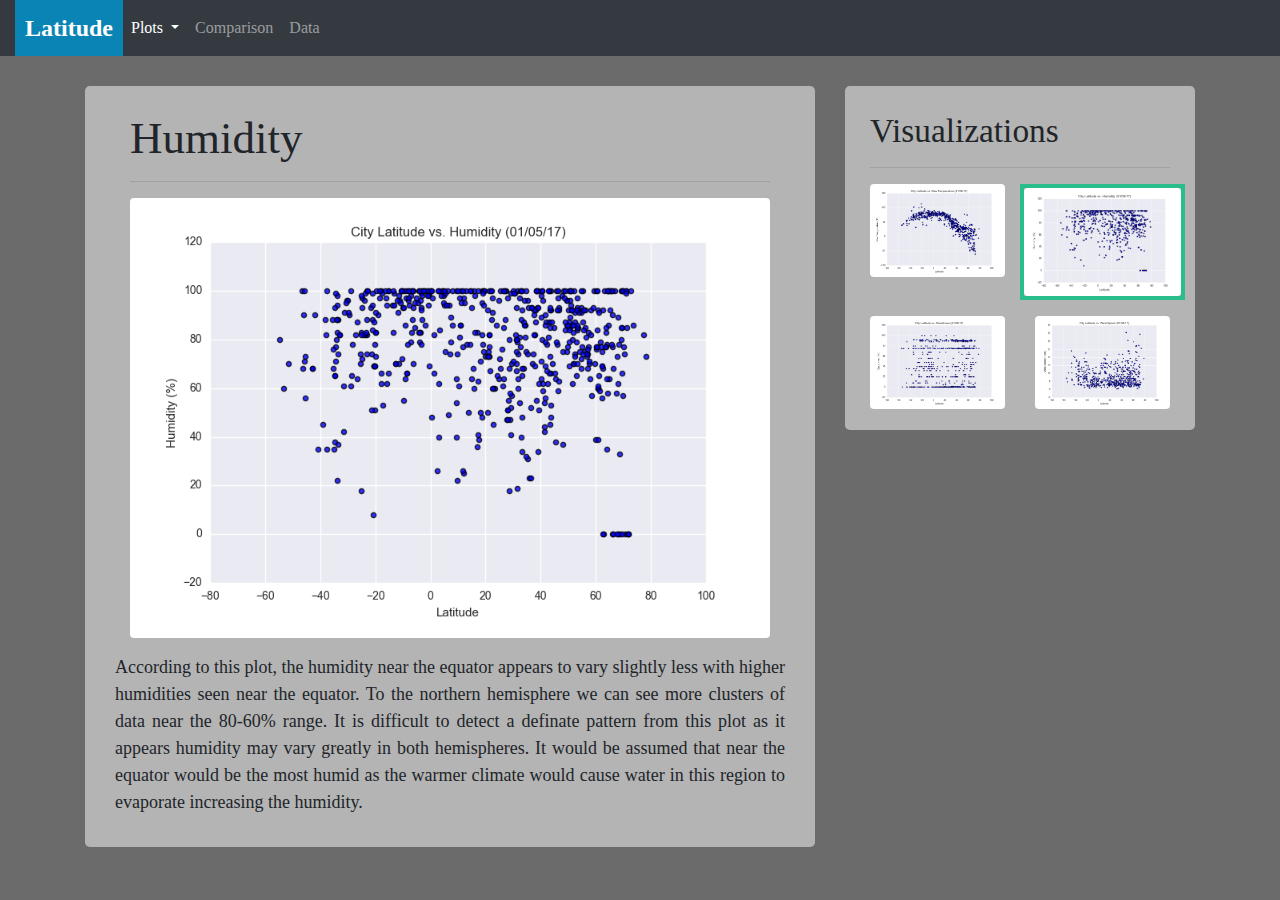
<file: pages/Humidity.html>
<!DOCTYPE html>
<html lang="en">
<head>
    <meta charset="UTF-8">
    <meta name="viewport" content="width=device-width, initial-scale=1.0">
    <meta http-equiv="X-UA-Compatible" content="ie=edge">
    <title>Latitude</title>
    <link rel="stylesheet" href="https://maxcdn.bootstrapcdn.com/bootstrap/4.0.0/css/bootstrap.min.css">
    <link rel="stylesheet" href="https://njneubauer.github.io/web-design-challenge/css/Visualizations.css">
</head>
    <body>
        <nav class="navbar navbar-expand-lg navbar-dark bg-dark">
              <a class="navbar-brand" href="https://njneubauer.github.io/web-design-challenge/index.html">Latitude</a>
            <button class="navbar-toggler" type="button" data-toggle="collapse" data-target="#navbarNavDropdown" aria-controls="navbarNavDropdown" aria-expanded="false" aria-label="Toggle navigation">
              <span class="navbar-toggler-icon"></span>
            </button>
            <div class="collapse navbar-collapse" id="navbarNavDropdown">
              <ul class="navbar-nav m1-auto">
                <li class="nav-item dropdown active">
                    <a class="nav-link dropdown-toggle" href="#" id="navbarDropdownMenuLink" data-toggle="dropdown" aria-haspopup="true" aria-expanded="false">
                      Plots
                    </a>
                    <div class="dropdown-menu" aria-labelledby="navbarDropdownMenuLink">
                      <a class="dropdown-item" href="https://njneubauer.github.io/web-design-challenge/pages/Max_Temperature.html">Max Temperature</a>
                      <a class="dropdown-item" href="https://njneubauer.github.io/web-design-challenge/pages/Humidity.html">Humidity</a>
                      <a class="dropdown-item" href="https://njneubauer.github.io/web-design-challenge/pages/Cloudiness.html">Cloudiness</a>
                      <a class="dropdown-item" href="https://njneubauer.github.io/web-design-challenge/pages/Wind_Speed.html">Wind Speed</a>
                    </div>
                  </li>
                <li class="nav-item">
                  <a class="nav-link" href="https://njneubauer.github.io/web-design-challenge/pages/Comparison.html">Comparison <span class="sr-only">(current)</span></a>
                </li>
                <li class="nav-item">
                  <a class="nav-link" href="https://njneubauer.github.io/web-design-challenge/pages/Data.html">Data</a>
                </li>
              </ul>
            </div>
          </nav>

          <div class="container">
            <div class="row">
                <div class="col-sm-12 col-lg-8">
                    <div class="jumbotron">
                        <h1 class="display-4">Humidity</h1>
                        <hr class="my-3">
                        <div class="row">
                          <figure class="rounded col-12">
                            <img id="main-img" class="img-fluid rounded" src="https://njneubauer.github.io/web-design-challenge/Resources/assets/images/Fig2.png" alt="City Latitude vs Max Temp Plot" /><br />
                          </figure>
                              <p>According to this plot, the humidity near the equator appears to vary slightly less with higher humidities seen near the equator. To the northern hemisphere 
                                we can see more clusters of data near the 80-60% range. It is difficult to detect a definate pattern from this plot as it appears humidity may vary greatly in both
                                hemispheres. It would be assumed that near the equator would be the most humid as the warmer climate would cause water in this region to evaporate increasing the humidity.

                              </p>
                          </div>
                     </div>
                 </div>    

                <div class="col-sm-12  col-lg-4">
                    <div id ='jumbo-right' class="jumbotron">
                        <h1 class="display-4">Visualizations</h1>
                        <hr class="my-3">
                                    <div class="row">
                                      <figure class="col-6">
                                          <a href="https://njneubauer.github.io/web-design-challenge/pages/Max_Temperature.html"><img class="img-fluid rounded" src="https://njneubauer.github.io/web-design-challenge/Resources/assets/images/Fig1.png" alt="Latitude vs Max Temp"></a>    
                                      </figure>
                                  
                                      <figure id="active-img" class="col-6">
                                          <a href="https://njneubauer.github.io/web-design-challenge/pages/Humidity.html"><img class="img-fluid rounded" src="https://njneubauer.github.io/web-design-challenge/Resources/assets/images/Fig2.png" alt="Latitude vs Humidity"></a>
                                      </figure>
                                    </div>
                                    <div class="row">
                                      <figure class="col-6">
                                          <a href="https://njneubauer.github.io/web-design-challenge/pages/Cloudiness.html"><img class="img-fluid rounded" src="https://njneubauer.github.io/web-design-challenge/Resources/assets/images/Fig3.png" alt="Latitude vs Cloudiness"></a>
                                      </figure>
      
                                      <figure class="col-6">
                                          <a href="https://njneubauer.github.io/web-design-challenge/pages/Wind_Speed.html"><img class="img-fluid rounded" src="https://njneubauer.github.io/web-design-challenge/Resources/assets/images/Fig4.png" alt="Latitude vs Wind Speed"></a>   
                                      </figure>
                                    </div>
                    </div>
                </div>
            </div> 

          <script src="https://code.jquery.com/jquery-3.2.1.slim.min.js" integrity="sha384-KJ3o2DKtIkvYIK3UENzmM7KCkRr/rE9/Qpg6aAZGJwFDMVNA/GpGFF93hXpG5KkN" crossorigin="anonymous"></script>
          <script src="https://cdnjs.cloudflare.com/ajax/libs/popper.js/1.12.9/umd/popper.min.js" integrity="sha384-ApNbgh9B+Y1QKtv3Rn7W3mgPxhU9K/ScQsAP7hUibX39j7fakFPskvXusvfa0b4Q" crossorigin="anonymous"></script>
          <script src="https://maxcdn.bootstrapcdn.com/bootstrap/4.0.0/js/bootstrap.min.js" integrity="sha384-JZR6Spejh4U02d8jOt6vLEHfe/JQGiRRSQQxSfFWpi1MquVdAyjUar5+76PVCmYl" crossorigin="anonymous"></script>
      
    </body>
</html>
</file>
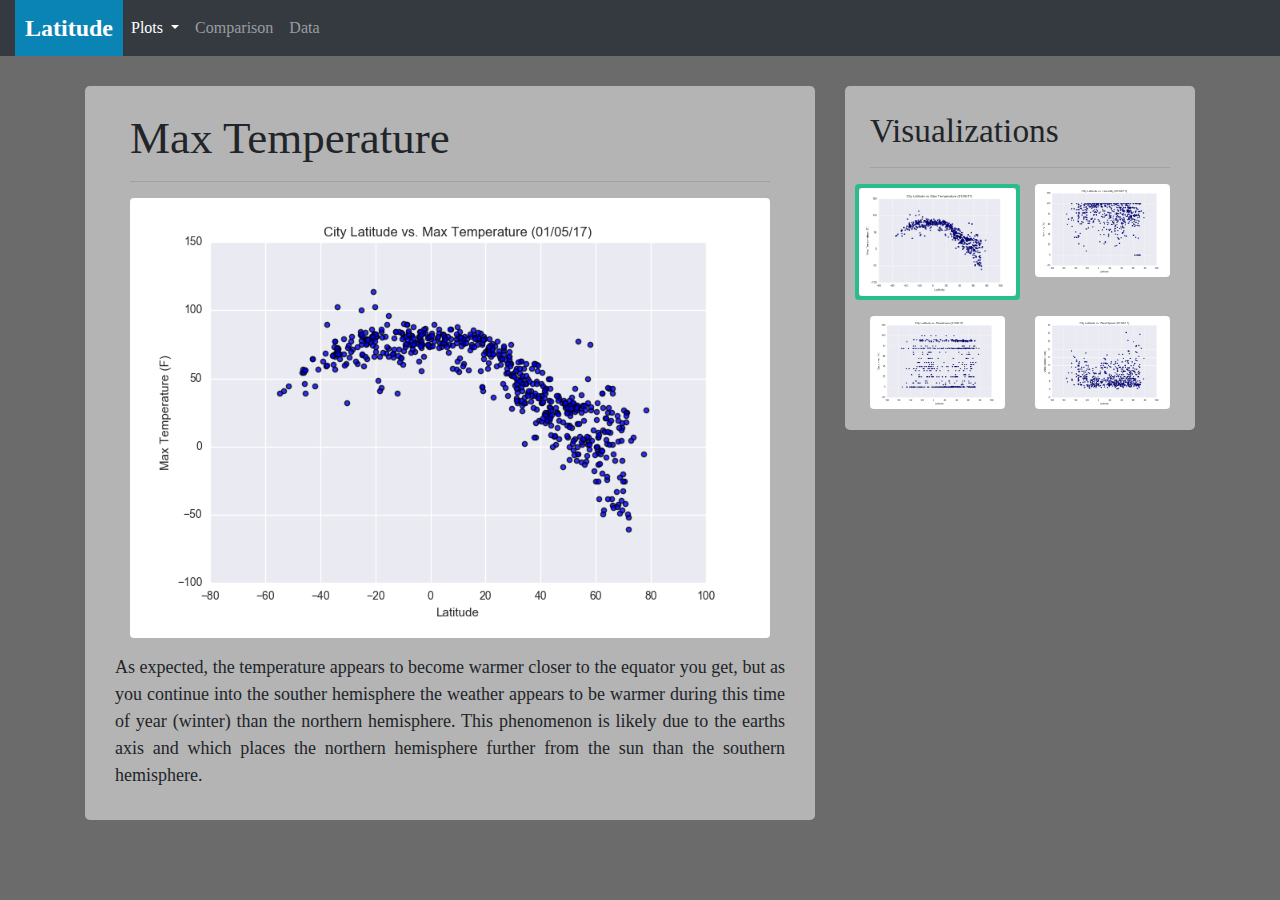
<file: pages/Max_Temperature.html>
<!DOCTYPE html>
<html lang="en">
<head>
    <meta charset="UTF-8">
    <meta name="viewport" content="width=device-width, initial-scale=1.0">
    <meta http-equiv="X-UA-Compatible" content="ie=edge">
    <title>Latitude</title>
    <link rel="stylesheet" href="https://maxcdn.bootstrapcdn.com/bootstrap/4.0.0/css/bootstrap.min.css">
    <link rel="stylesheet" href="https://njneubauer.github.io/web-design-challenge/css/Visualizations.css">
</head>
    <body>
        <nav class="navbar navbar-expand-lg navbar-dark bg-dark">
            <a class="navbar-brand" href="https://njneubauer.github.io/web-design-challenge/index.html">Latitude</a>
            <button class="navbar-toggler" type="button" data-toggle="collapse" data-target="#navbarNavDropdown" aria-controls="navbarNavDropdown" aria-expanded="false" aria-label="Toggle navigation">
              <span class="navbar-toggler-icon"></span>
            </button>
            <div class="collapse navbar-collapse" id="navbarNavDropdown">
              <ul class="navbar-nav m1-auto">
                <li class="nav-item dropdown active">
                    <a class="nav-link dropdown-toggle" href="#" id="navbarDropdownMenuLink" data-toggle="dropdown" aria-haspopup="true" aria-expanded="false">
                      Plots
                    </a>
                    <div class="dropdown-menu" aria-labelledby="navbarDropdownMenuLink">
                      <a class="dropdown-item" href="https://njneubauer.github.io/web-design-challenge/pages/Max_Temperature.html">Max Temperature</a>
                      <a class="dropdown-item" href="https://njneubauer.github.io/web-design-challenge/pages/Humidity.html">Humidity</a>
                      <a class="dropdown-item" href="https://njneubauer.github.io/web-design-challenge/pages/Cloudiness.html">Cloudiness</a>
                      <a class="dropdown-item" href="https://njneubauer.github.io/web-design-challenge/pages/Wind_Speed.html">Wind Speed</a>
                    </div>
                  </li>
                <li class="nav-item">
                  <a class="nav-link" href="https://njneubauer.github.io/web-design-challenge/pages/Comparison.html">Comparison <span class="sr-only">(current)</span></a>
                </li>
                <li class="nav-item">
                  <a class="nav-link" href="https://njneubauer.github.io/web-design-challenge/pages/Data.html">Data</a>
                </li>
              </ul>
            </div>
          </nav>

          <div class="container">
            <div class="row">
                <div class="col-sm-12 col-lg-8">
                    <div class="jumbotron">
                        <h1 class="display-4">Max Temperature</h1>
                        <hr class="my-3">
                        <div class="row">
                          <figure class="rounded col-12">
                            <img id="main-img" class="img-fluid rounded" src="https://njneubauer.github.io/web-design-challenge/Resources/assets/images/Fig1.png" alt="City Latitude vs Max Temp Plot" /><br />
                          </figure>
                              <p>As expected, the temperature appears to become warmer closer to the equator you get, but as you continue into the souther hemisphere the weather
                                appears to be warmer during this time of year (winter) than the northern hemisphere. This phenomenon is likely due to the earths axis and which places
                                the northern hemisphere further from the sun than the southern hemisphere.
                              </p>
                          </div>
                     </div>
                 </div>    

                <div class="col-sm-12  col-lg-4">
                    <div id ='jumbo-right' class="jumbotron">
                        <h1 class="display-4">Visualizations</h1>
                        <hr class="my-3">
                                    <div class="row">
                                      <figure id="active-img" class="rounded col-6">
                                          <a href="https://njneubauer.github.io/web-design-challenge/pages/Max_Temperature.html"><img class="img-fluid rounded" src="https://njneubauer.github.io/web-design-challenge/Resources/assets/images/Fig1.png" alt="Latitude vs Max Temp"></a>    
                                      </figure>
                                  
                                      <figure class="col-6">
                                          <a href="https://njneubauer.github.io/web-design-challenge/pages/Humidity.html"><img class="img-fluid rounded" src="https://njneubauer.github.io/web-design-challenge/Resources/assets/images/Fig2.png" alt="Latitude vs Humidity"></a>
                                      </figure>
                                    </div>
                                    <div class="row">
                                      <figure class="col-6">
                                          <a href="https://njneubauer.github.io/web-design-challenge/pages/Cloudiness.html"><img class="img-fluid rounded" src="https://njneubauer.github.io/web-design-challenge/Resources/assets/images/Fig3.png" alt="Latitude vs Cloudiness"></a>
                                      </figure>
      
                                      <figure class="col-6">
                                          <a href="https://njneubauer.github.io/web-design-challenge/pages/Wind_Speed.html"><img class="img-fluid rounded" src="https://njneubauer.github.io/web-design-challenge/Resources/assets/images/Fig4.png" alt="Latitude vs Wind Speed"></a>   
                                      </figure>
                                    </div>
                    </div>
                </div>
            </div> 

          <script src="https://code.jquery.com/jquery-3.2.1.slim.min.js" integrity="sha384-KJ3o2DKtIkvYIK3UENzmM7KCkRr/rE9/Qpg6aAZGJwFDMVNA/GpGFF93hXpG5KkN" crossorigin="anonymous"></script>
          <script src="https://cdnjs.cloudflare.com/ajax/libs/popper.js/1.12.9/umd/popper.min.js" integrity="sha384-ApNbgh9B+Y1QKtv3Rn7W3mgPxhU9K/ScQsAP7hUibX39j7fakFPskvXusvfa0b4Q" crossorigin="anonymous"></script>
          <script src="https://maxcdn.bootstrapcdn.com/bootstrap/4.0.0/js/bootstrap.min.js" integrity="sha384-JZR6Spejh4U02d8jOt6vLEHfe/JQGiRRSQQxSfFWpi1MquVdAyjUar5+76PVCmYl" crossorigin="anonymous"></script>
      
    </body>
</html>
</file>
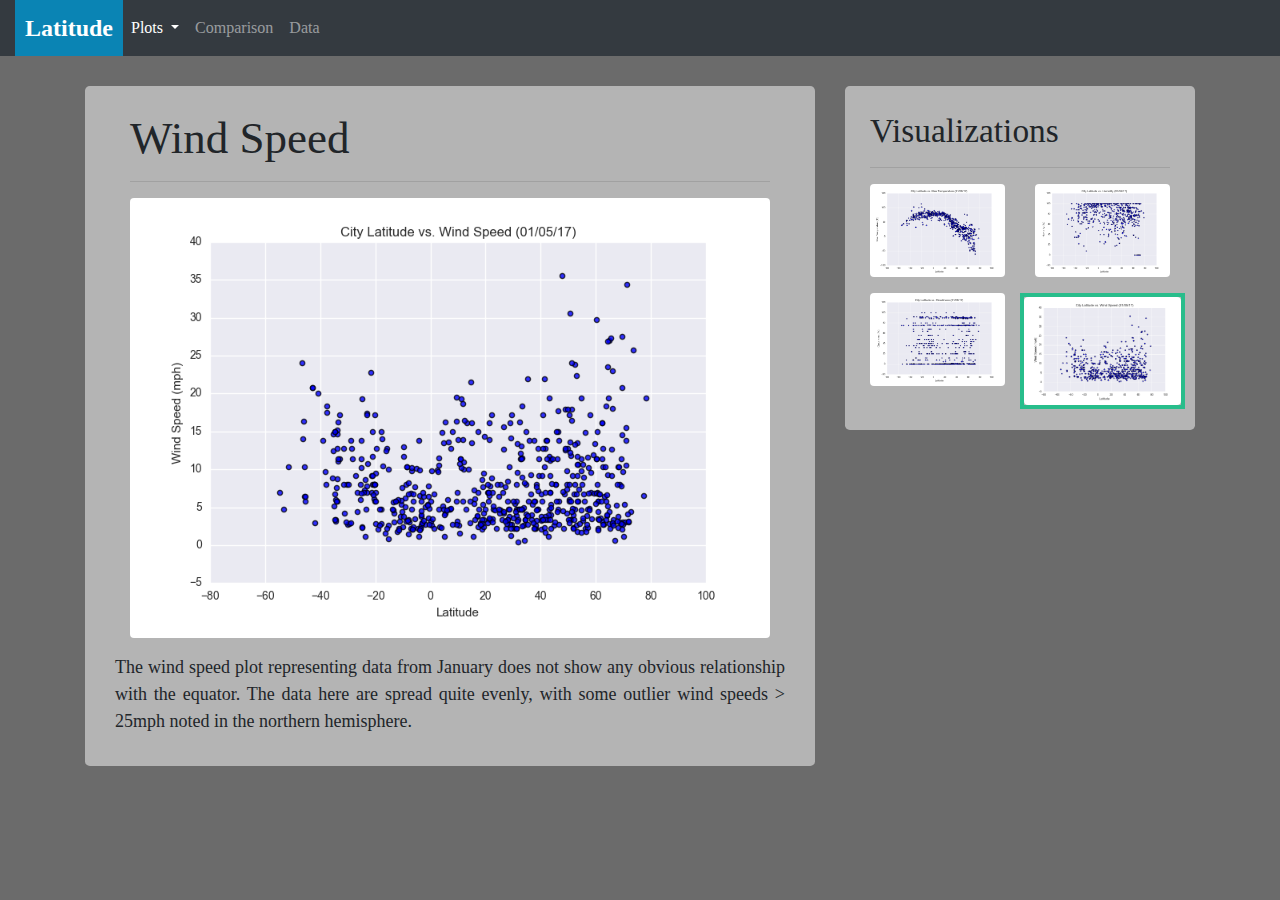
<file: pages/Wind_Speed.html>
<!DOCTYPE html>
<html lang="en">
<head>
    <meta charset="UTF-8">
    <meta name="viewport" content="width=device-width, initial-scale=1.0">
    <meta http-equiv="X-UA-Compatible" content="ie=edge">
    <title>Latitude</title>
    <link rel="stylesheet" href="https://maxcdn.bootstrapcdn.com/bootstrap/4.0.0/css/bootstrap.min.css">
    <link rel="stylesheet" href="https://njneubauer.github.io/web-design-challenge/css/Visualizations.css">
</head>
    <body>
        <nav class="navbar navbar-expand-lg navbar-dark bg-dark">
            <a class="navbar-brand" href="https://njneubauer.github.io/web-design-challenge/index.html">Latitude</a>
            <button class="navbar-toggler" type="button" data-toggle="collapse" data-target="#navbarNavDropdown" aria-controls="navbarNavDropdown" aria-expanded="false" aria-label="Toggle navigation">
              <span class="navbar-toggler-icon"></span>
            </button>
            <div class="collapse navbar-collapse" id="navbarNavDropdown">
              <ul class="navbar-nav m1-auto">
                <li class="nav-item dropdown active">
                    <a class="nav-link dropdown-toggle" href="#" id="navbarDropdownMenuLink" data-toggle="dropdown" aria-haspopup="true" aria-expanded="false">
                      Plots
                    </a>
                    <div class="dropdown-menu" aria-labelledby="navbarDropdownMenuLink">
                      <a class="dropdown-item" href="https://njneubauer.github.io/web-design-challenge/pages/Max_Temperature.html">Max Temperature</a>
                      <a class="dropdown-item" href="https://njneubauer.github.io/web-design-challenge/pages/Humidity.html">Humidity</a>
                      <a class="dropdown-item" href="https://njneubauer.github.io/web-design-challenge/pages/Cloudiness.html">Cloudiness</a>
                      <a class="dropdown-item" href="https://njneubauer.github.io/web-design-challenge/pages/Wind_Speed.html">Wind Speed</a>
                    </div>
                  </li>
                <li class="nav-item">
                  <a class="nav-link" href="https://njneubauer.github.io/web-design-challenge/pages/Comparison.html">Comparison <span class="sr-only">(current)</span></a>
                </li>
                <li class="nav-item">
                  <a class="nav-link" href="https://njneubauer.github.io/web-design-challenge/pages/Data.html">Data</a>
                </li>
              </ul>
            </div>
          </nav>

          <div class="container">
            <div class="row">
                <div class="col-sm-12 col-lg-8">
                    <div class="jumbotron">
                        <h1 class="display-4">Wind Speed</h1>
                        <hr class="my-3">
                        <div class="row">
                          <figure class="rounded col-12">
                            <img id="main-img" class="img-fluid rounded" src="https://njneubauer.github.io/web-design-challenge/Resources/assets/images/Fig4.png" alt="City Latitude vs Max Temp Plot" /><br />
                          </figure>
                              <p>The wind speed plot representing data from January does not show any obvious relationship with the equator. The data here are spread quite evenly, with some 
                                outlier wind speeds > 25mph noted in the northern hemisphere.
                              </p>
                          </div>
                     </div>
                 </div>    

                <div class="col-sm-12  col-lg-4">
                    <div id ='jumbo-right' class="jumbotron">
                        <h1 class="display-4">Visualizations</h1>
                        <hr class="my-3">
                                    <div class="row">
                                      <figure class="col-6">
                                          <a href="https://njneubauer.github.io/web-design-challenge/pages/Max_Temperature.html"><img class="img-fluid rounded" src="https://njneubauer.github.io/web-design-challenge/Resources/assets/images/Fig1.png" alt="Latitude vs Max Temp"></a>    
                                      </figure>
                                  
                                      <figure class="col-6">
                                          <a href="https://njneubauer.github.io/web-design-challenge/pages/Humidity.html"><img class="img-fluid rounded" src="https://njneubauer.github.io/web-design-challenge/Resources/assets/images/Fig2.png" alt="Latitude vs Humidity"></a>
                                      </figure>
                                    </div>
                                    <div class="row">
                                      <figure class="col-6">
                                          <a href="https://njneubauer.github.io/web-design-challenge/pages/Cloudiness.html"><img class="img-fluid rounded" src="https://njneubauer.github.io/web-design-challenge/Resources/assets/images/Fig3.png" alt="Latitude vs Cloudiness"></a>
                                      </figure>
      
                                      <figure id="active-img" class="col-6">
                                          <a href="https://njneubauer.github.io/web-design-challenge/pages/Wind_Speed.html"><img class="img-fluid rounded" src="https://njneubauer.github.io/web-design-challenge/Resources/assets/images/Fig4.png" alt="Latitude vs Wind Speed"></a>   
                                      </figure>
                                    </div>
                    </div>
                </div>
            </div> 

          <script src="https://code.jquery.com/jquery-3.2.1.slim.min.js" integrity="sha384-KJ3o2DKtIkvYIK3UENzmM7KCkRr/rE9/Qpg6aAZGJwFDMVNA/GpGFF93hXpG5KkN" crossorigin="anonymous"></script>
          <script src="https://cdnjs.cloudflare.com/ajax/libs/popper.js/1.12.9/umd/popper.min.js" integrity="sha384-ApNbgh9B+Y1QKtv3Rn7W3mgPxhU9K/ScQsAP7hUibX39j7fakFPskvXusvfa0b4Q" crossorigin="anonymous"></script>
          <script src="https://maxcdn.bootstrapcdn.com/bootstrap/4.0.0/js/bootstrap.min.js" integrity="sha384-JZR6Spejh4U02d8jOt6vLEHfe/JQGiRRSQQxSfFWpi1MquVdAyjUar5+76PVCmYl" crossorigin="anonymous"></script>
      
    </body>
</html>
</file>
<file: Visualizations.css>
body {
    background-color: rgb(204, 201, 201);
}

.m1-auto .dropdown {
    left: auto !important;
    right: 0px;
}

.jumbotron {
    margin-top: 30px;
    padding-bottom: 10px;
}

.jumbotron h1 {
    font-size: 45px;
    font: bold;
}

.jumbotron p {
    font-size: 18px;
    text-align: justify;
    text-justify: inter-word;
}

#jumbo-right h1 {
    font-size: 25pt;
    margin: auto;
}

/* #main-img {
    width: 500px;
} */

@media only screen and (max-width:400px) {
    #main-img {
        width: 300px;
    }
}

@media only screen and (max-width:767px) {
    #main-img {
        width: 400px;
    }
}

#active-img {
    border: 4px solid rgb(40, 189, 139);
    padding: 2px 2px 2px 2px;
    overflow: hidden;
    pointer-events: none;
}

figure a img:hover {
    border: 4px solid rgba(33, 168, 123, 0.336);
    padding: 2px 2px 2px 2px;
    -webkit-transform:scale(1); 
    -moz-transform:scale(1); 
    -ms-transform:scale(1);
    -o-transform:scale(1);
}
</file>
<file: comparison.css>
body {
    background-color: rgb(107, 107, 107);
    font-family: Georgia, 'Times New Roman', Times, serif
}

.navbar-brand {
    background-color: rgb(10, 132, 180);
    margin: 0px;
    padding: 10px 10px 10px 10px;
    font-size: x-large;
    font-weight: 650;
    font-family: Georgia, 'Times New Roman', Times, serif;
}

.navbar {
    padding-top: 0px;
    padding-bottom: 0px;
    padding-left: 15px;
}


.jumbotron {
    background-color: rgb(180, 180, 180);
    margin-top: 30px;
    padding-top: 25px;
    padding-bottom: 10px;
}

h3 {
    text-align: center;
}

@media only screen and (max-width: 992px) {
    #jumbotron-h1{ 
       font-size: 3rem;
    }
}

@media only screen and (max-width: 767px) {
    #jumbotron-h1 { 
       font-size: 2rem;
    }
}

@media only screen and (max-width: 467px) {
    #jumbotron-h1 { 
        font-size: 1.6rem; 
    }
}

@media only screen and (max-width: 404px) {
    #jumbotron-h1 { 
        font-size: 1.4rem;
    }
}

figure a img:hover {
    border: 4px solid rgba(33, 168, 123, 0.336);
    padding: 2px;
    margin: -5px;
    -webkit-transform:scale(1); 
    -moz-transform:scale(1); 
    -ms-transform:scale(1);
    -o-transform:scale(1);
}

img {
    width: 375px;
}

figure {
    text-align: center;
}
</file>
<file: data.css>
body {
    background-color: rgb(107, 107, 107);
    color: #FFFFFF;
    font-family: Georgia, 'Times New Roman', Times, serif
}

.navbar-brand {
    background-color: rgb(10, 132, 180);
    margin: 0px;
    padding: 10px 10px 10px 10px;
    font-size: x-large;
    font-weight: 650;
    font-family: Georgia, 'Times New Roman', Times, serif;
}

.navbar {
    padding-top: 0px;
    padding-bottom: 0px;
    padding-left: 15px;
}

.jumbotron {
    margin-top: 20px;
    padding: 5px;
}

.jumbotron p {
    font-size: 18px;
}


@media only screen and (max-width: 767px) {

    .jumbotron p {
        font-size: 14px;
    }

.jumbotron h1 {
    font-size: 45px;
    font: bold;
}

#jumbo-right h1 {
    font-size: 25pt;
    margin: auto;
}

#active-img {
    border: 4px solid rgb(40, 189, 139);
    padding: 2px 2px 2px 2px;
    overflow: hidden;
    pointer-events: none;
}

figure a img:hover {
    border: 4px solid rgba(33, 168, 123, 0.336);
    padding: 2px 2px 2px 2px;
    -webkit-transform:scale(1); 
    -moz-transform:scale(1); 
    -ms-transform:scale(1);
    -o-transform:scale(1);
}
</file>
